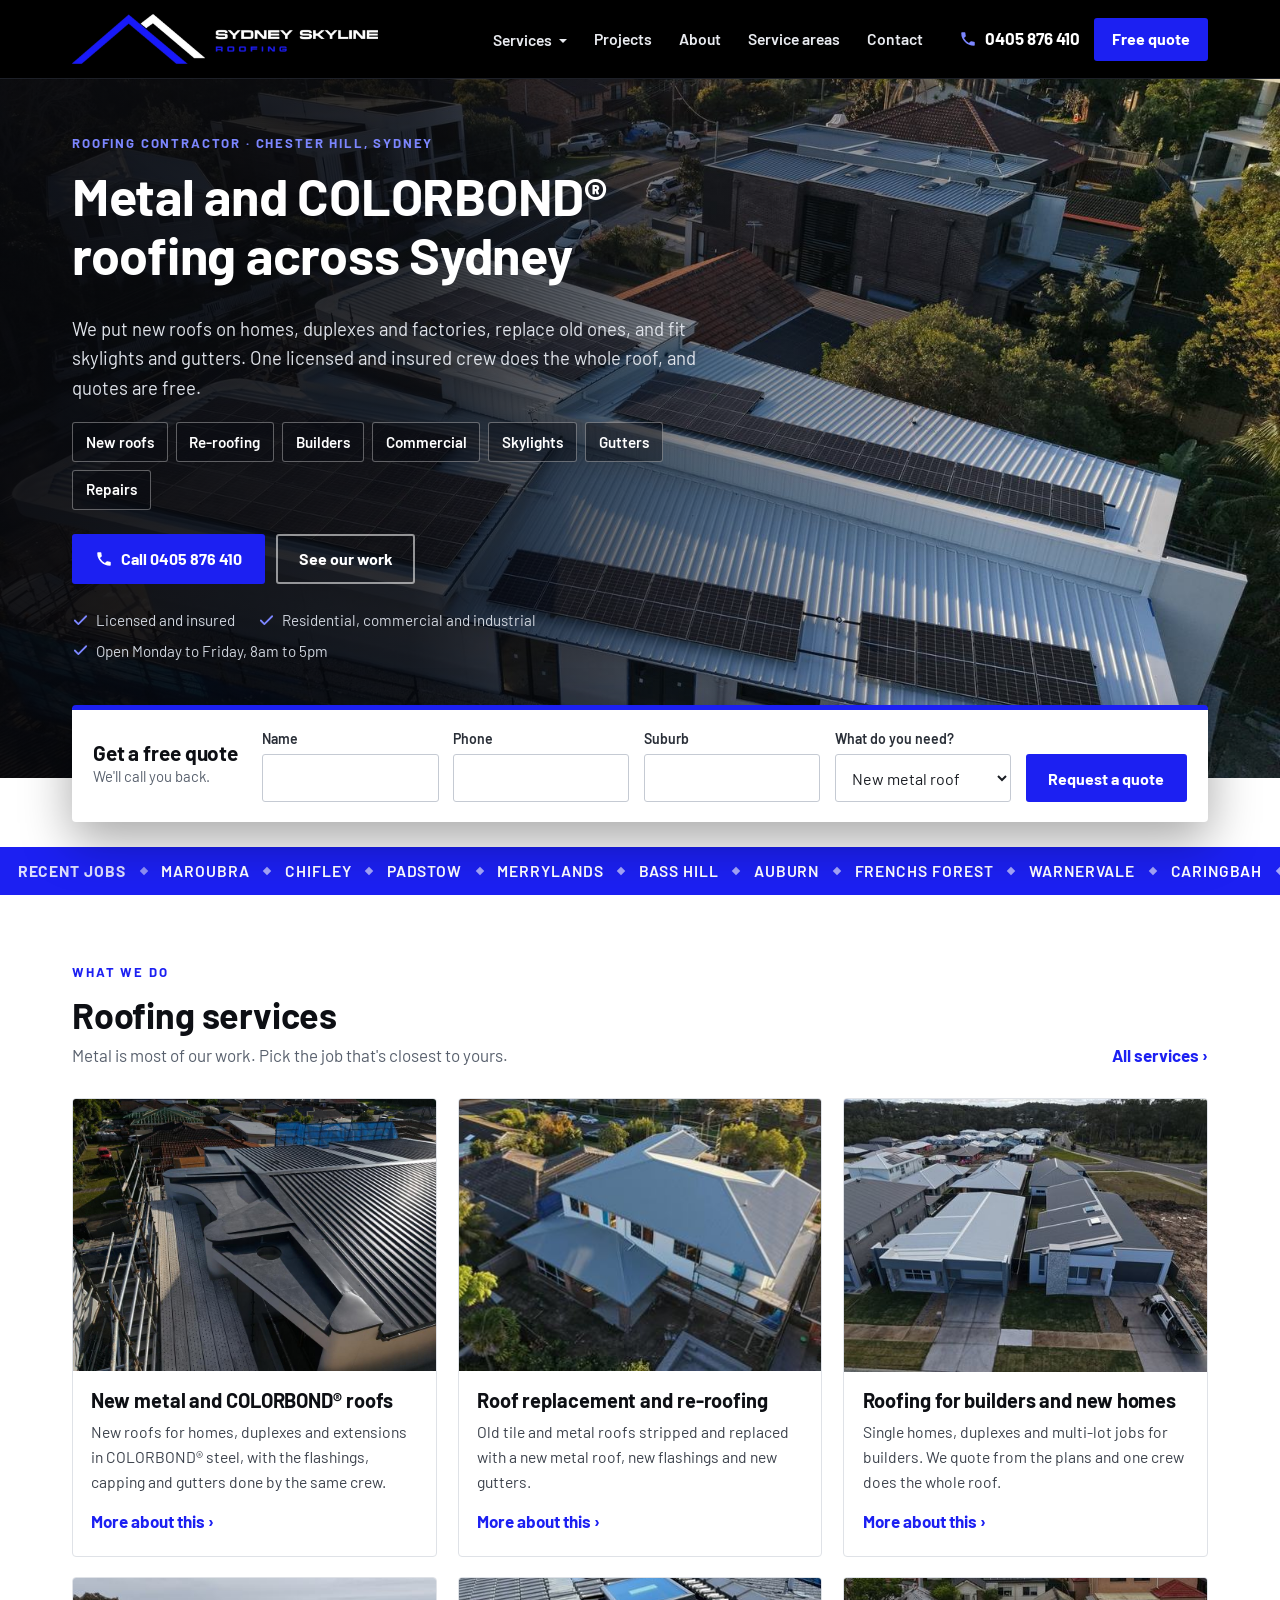
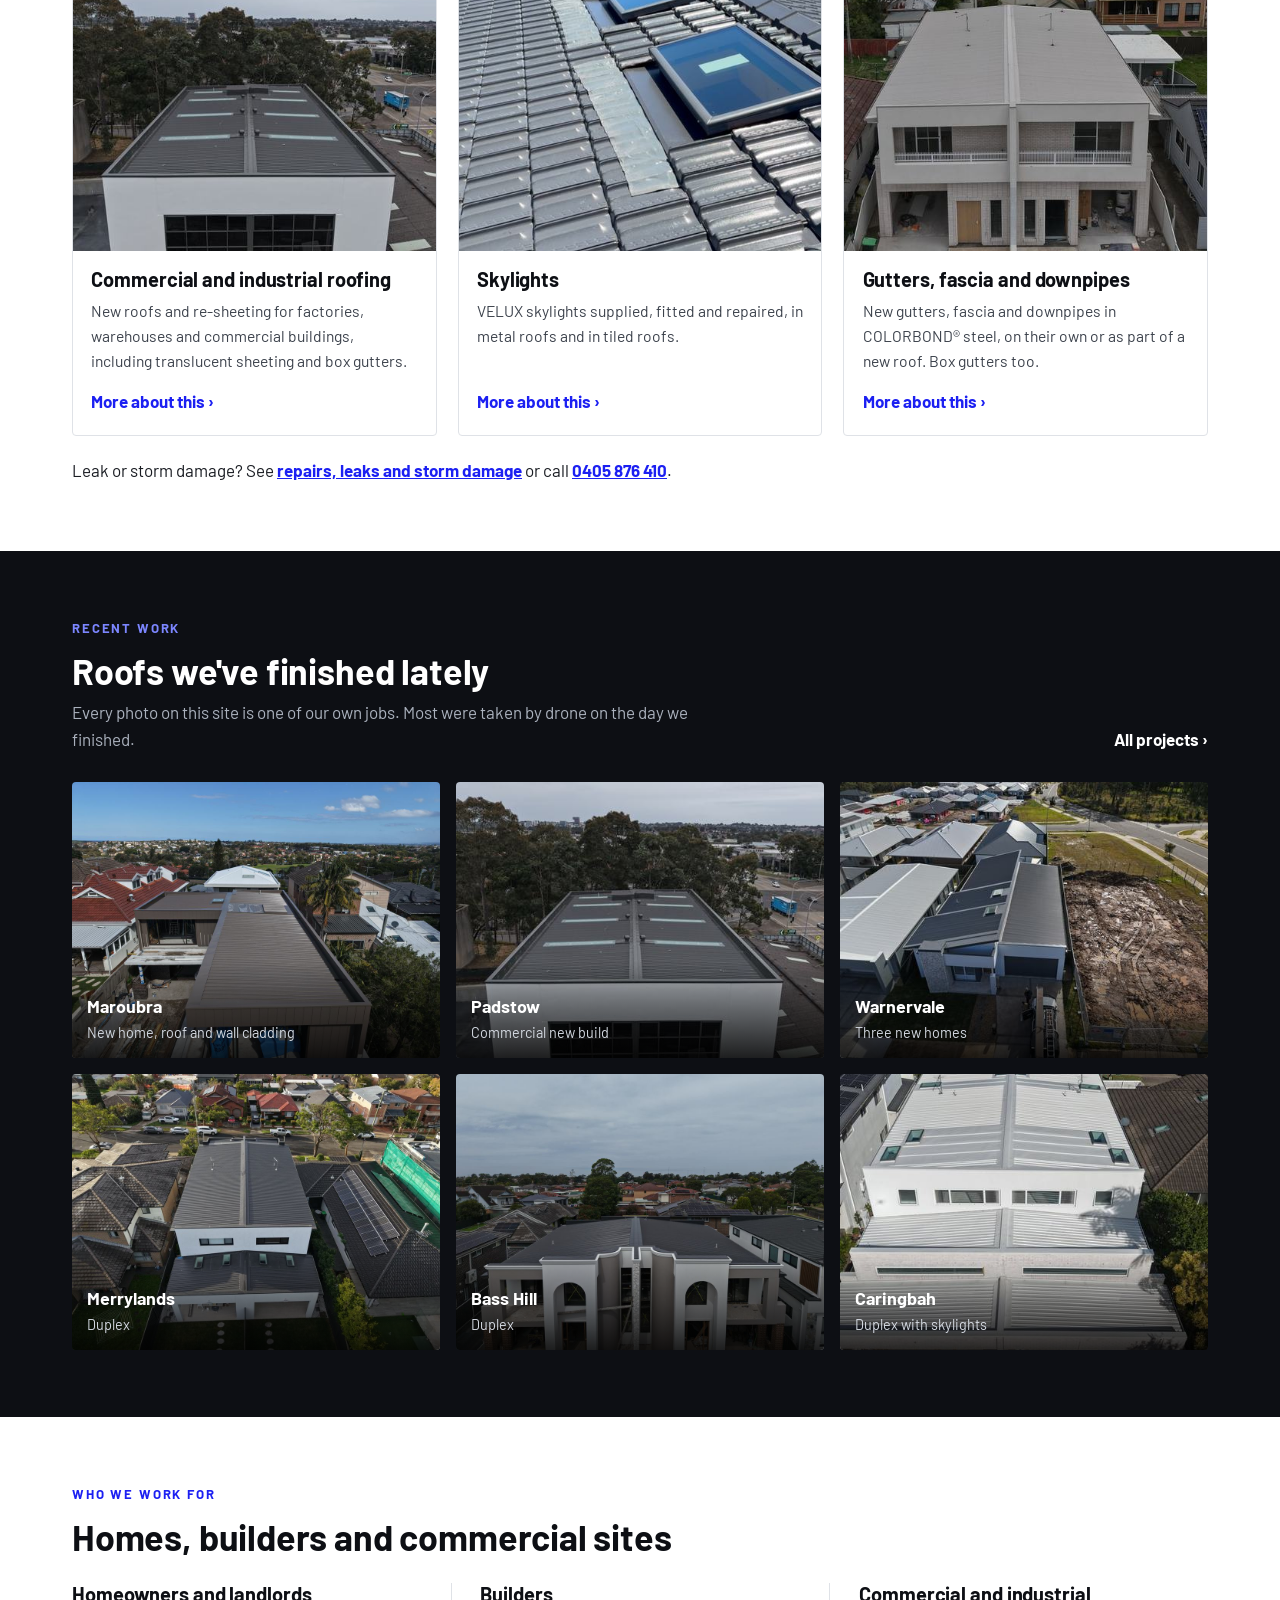
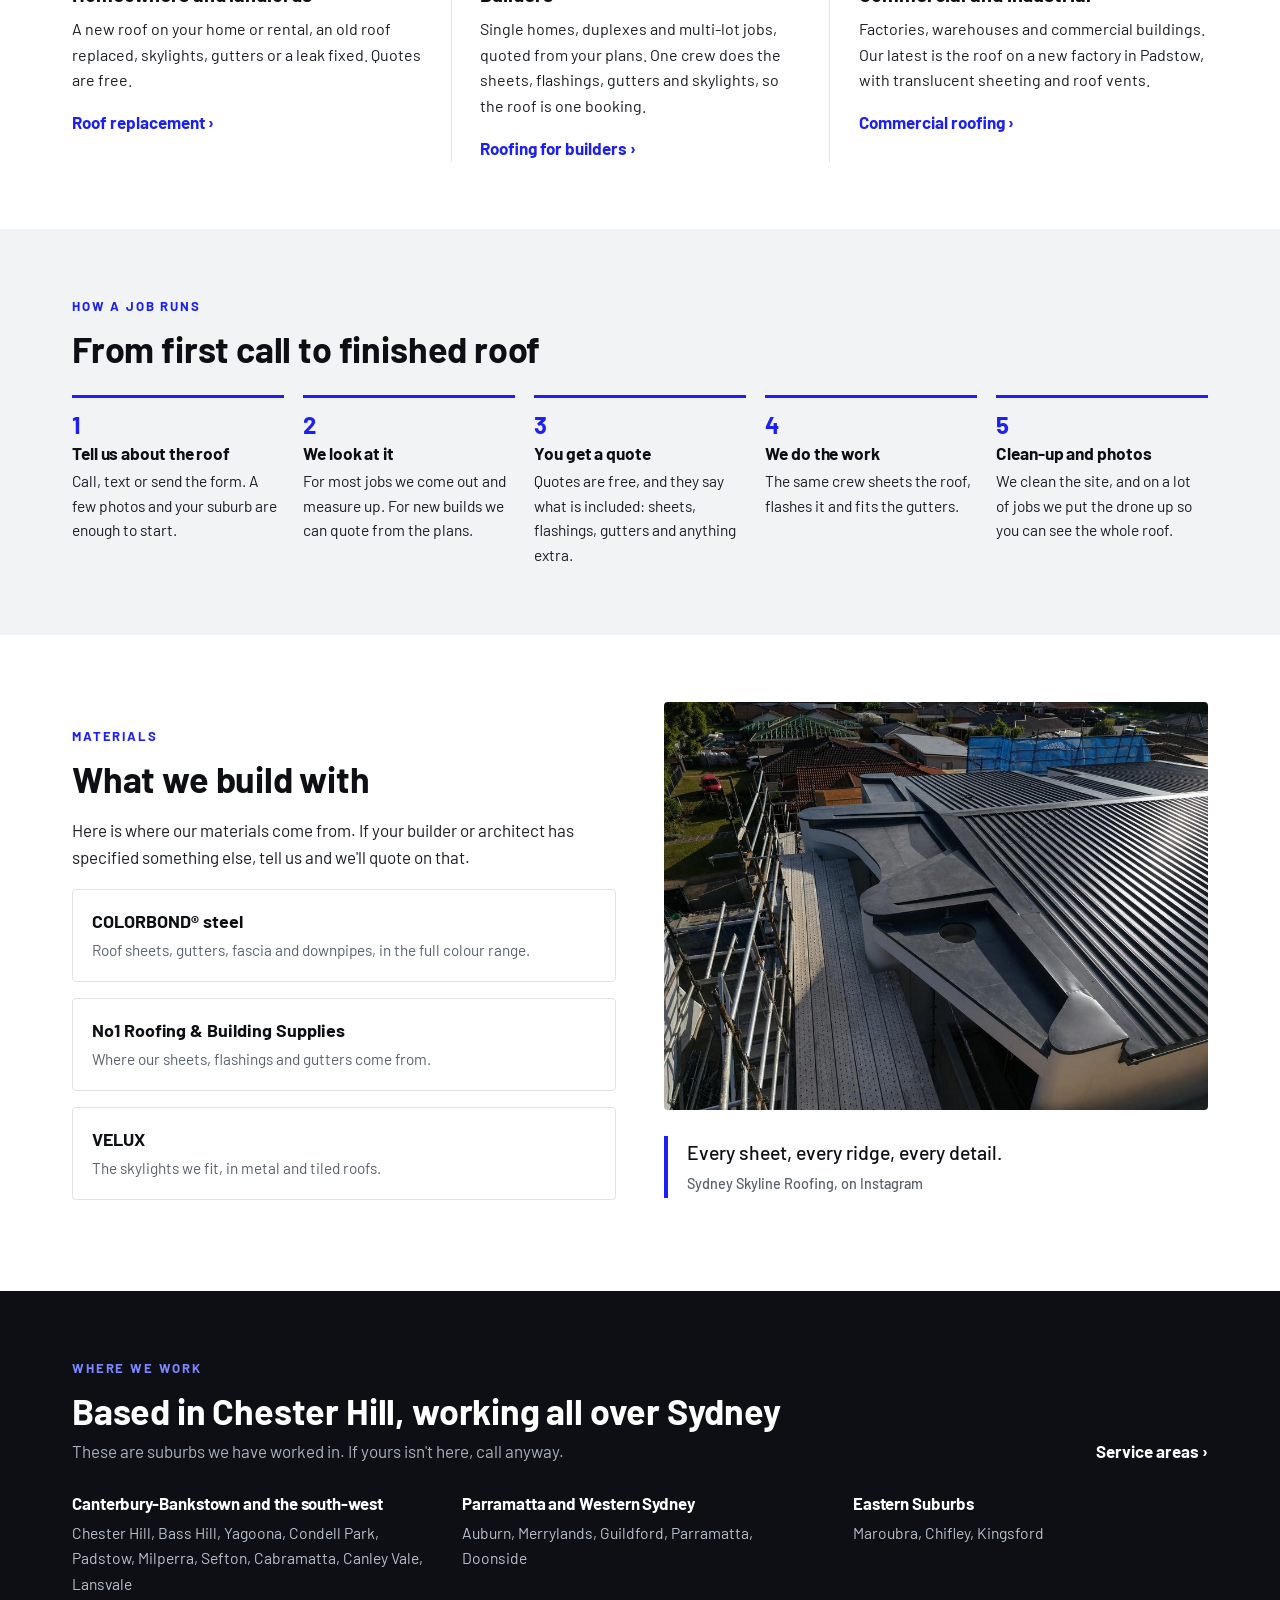
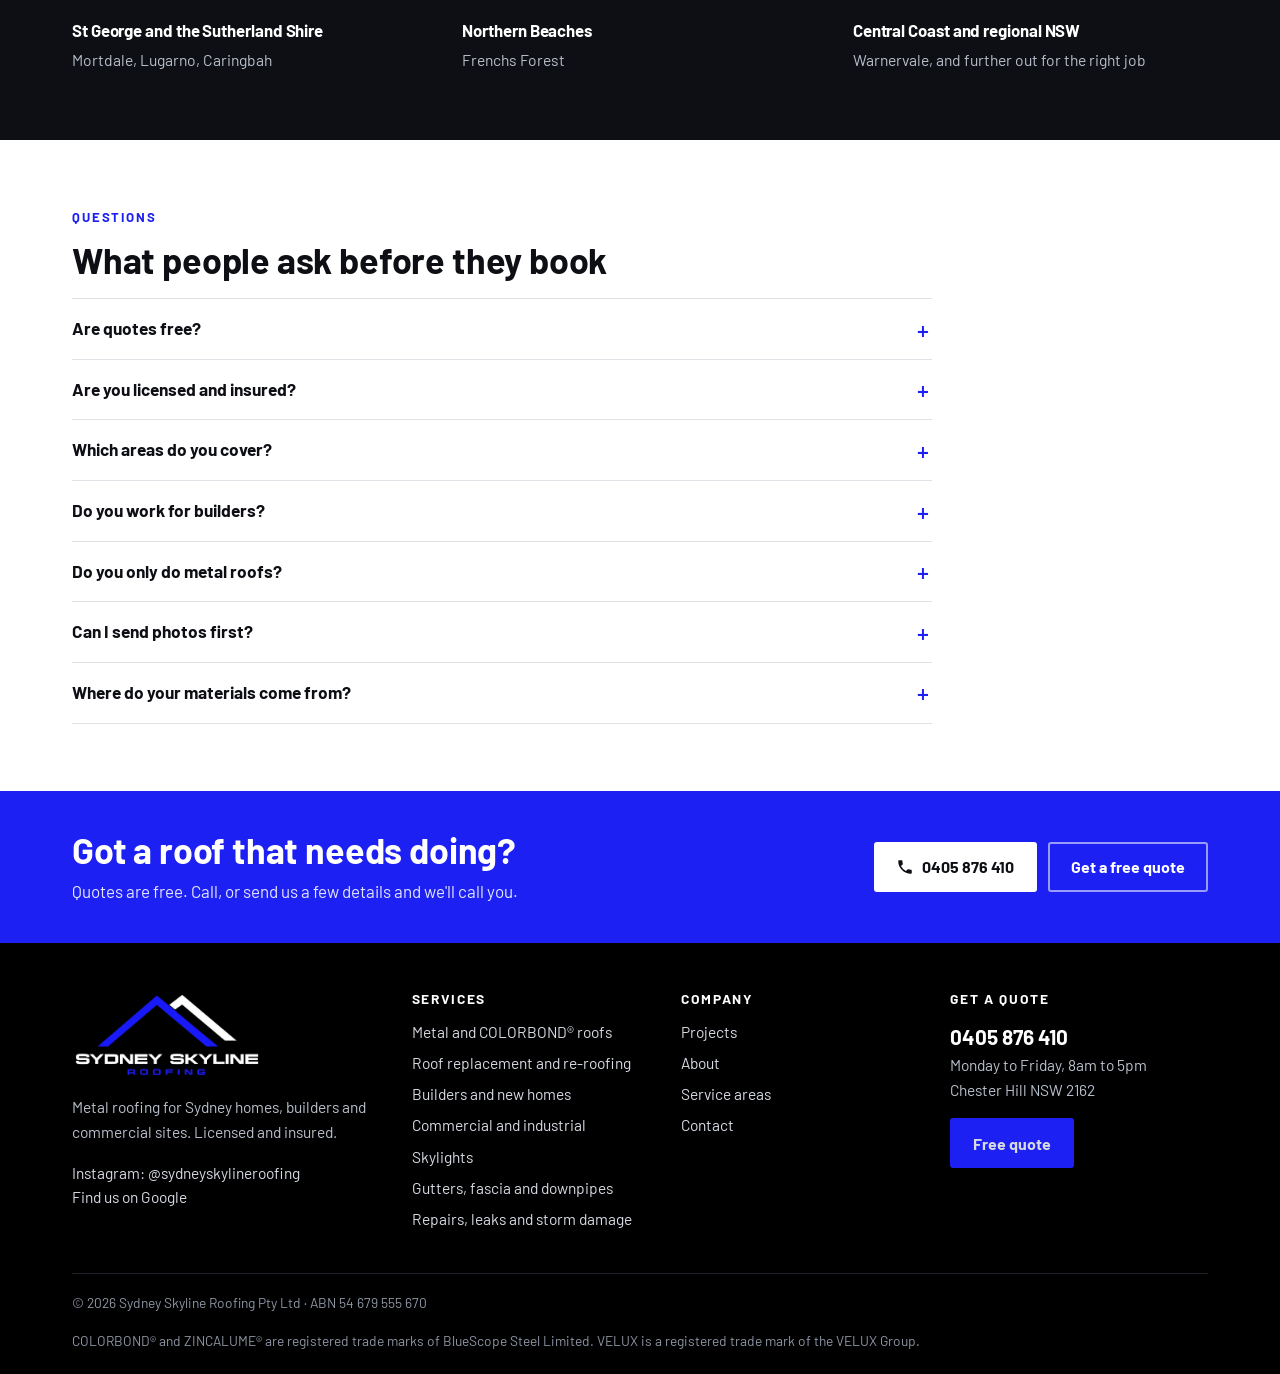
<file: index.html>
<!doctype html>
<html lang="en-AU">
<head>
<meta charset="utf-8">
<meta name="viewport" content="width=device-width, initial-scale=1">
<title>Sydney Skyline Roofing | Metal and COLORBOND Roofing Sydney</title>
<meta name="description" content="Licensed and insured roofing contractor in Chester Hill. New metal and COLORBOND roofs, roof replacement, commercial roofing, skylights and gutters across Sydney. Free quotes: 0405 876 410.">

<meta property="og:type" content="website">
<meta property="og:site_name" content="Sydney Skyline Roofing">
<meta property="og:title" content="Sydney Skyline Roofing | Metal and COLORBOND Roofing Sydney">
<meta property="og:description" content="Licensed and insured roofing contractor in Chester Hill. New metal and COLORBOND roofs, roof replacement, commercial roofing, skylights and gutters across Sydney. Free quotes: 0405 876 410.">
<meta property="og:locale" content="en_AU">

<meta name="robots" content="noindex, nofollow">
<meta name="theme-color" content="#000000">
<meta name="format-detection" content="telephone=no">
<link rel="icon" href="img/favicon.png" type="image/png">
<link rel="apple-touch-icon" href="img/apple-touch-icon.png">
<link rel="preconnect" href="https://fonts.googleapis.com">
<link rel="preconnect" href="https://fonts.gstatic.com" crossorigin>
<link href="https://fonts.googleapis.com/css2?family=Barlow:wght@400;500;600;700&display=swap" rel="stylesheet">
<link rel="stylesheet" href="css/style.css">
<script type="application/ld+json">{"@context": "https://schema.org", "@type": "RoofingContractor", "name": "Sydney Skyline Roofing", "legalName": "Sydney Skyline Roofing Pty Ltd", "telephone": "+61405876410", "taxID": "ABN 54 679 555 670", "address": {"@type": "PostalAddress", "addressLocality": "Chester Hill", "addressRegion": "NSW", "postalCode": "2162", "addressCountry": "AU"}, "areaServed": [{"@type": "City", "name": "Sydney"}, {"@type": "AdministrativeArea", "name": "New South Wales"}], "openingHoursSpecification": [{"@type": "OpeningHoursSpecification", "dayOfWeek": ["Monday", "Tuesday", "Wednesday", "Thursday", "Friday"], "opens": "08:00", "closes": "17:00"}], "sameAs": ["https://www.instagram.com/sydneyskylineroofing/"], "priceRange": "$$"}</script><script type="application/ld+json">{"@context": "https://schema.org", "@type": "FAQPage", "mainEntity": [{"@type": "Question", "name": "Are quotes free?", "acceptedAnswer": {"@type": "Answer", "text": "Yes. Call, text or send the form and we'll quote the job at no cost."}}, {"@type": "Question", "name": "Are you licensed and insured?", "acceptedAnswer": {"@type": "Answer", "text": "Yes. Sydney Skyline Roofing Pty Ltd is licensed and insured, and our ABN is 54 679 555 670."}}, {"@type": "Question", "name": "Which areas do you cover?", "acceptedAnswer": {"@type": "Answer", "text": "All of Sydney. We are based in Chester Hill and our recent jobs run from the Eastern Suburbs to the Shire and Western Sydney. We have also worked on the Central Coast and we take on jobs in regional NSW."}}, {"@type": "Question", "name": "Do you work for builders?", "acceptedAnswer": {"@type": "Answer", "text": "Yes. We roof single homes, duplexes and multi-lot jobs for builders, and we can quote from the plans."}}, {"@type": "Question", "name": "Do you only do metal roofs?", "acceptedAnswer": {"@type": "Answer", "text": "Metal is most of our work. We also fit skylights in tiled roofs."}}, {"@type": "Question", "name": "Can I send photos first?", "acceptedAnswer": {"@type": "Answer", "text": "Yes. Text photos of the roof and your suburb to 0405 876 410. Often we can tell you what we are looking at before we come out."}}, {"@type": "Question", "name": "Where do your materials come from?", "acceptedAnswer": {"@type": "Answer", "text": "Our sheets, flashings and gutters come from No1 Roofing & Building Supplies, our roofs are COLORBOND steel, and our skylights are VELUX."}}]}</script>
</head>
<body>
<a class="skip" href="#main">Skip to content</a>
<header class="site-header"><div class="wrap">
  <a class="brand" href="index.html" aria-label="Sydney Skyline Roofing home"><img src="img/logo.png" width="306" height="50" alt="Sydney Skyline Roofing"></a>
  <nav class="nav" id="nav" aria-label="Main"><div class="has-sub"><a href="services.html">Services</a><div class="sub"><a href="metal-roofing.html">Metal and COLORBOND&reg; roofs</a><a href="roof-replacement.html">Roof replacement and re-roofing</a><a href="new-builds.html">Builders and new homes</a><a href="commercial-roofing.html">Commercial and industrial</a><a href="skylights.html">Skylights</a><a href="gutters-fascia-downpipes.html">Gutters, fascia and downpipes</a><a href="roof-repairs.html">Repairs, leaks and storm damage</a></div></div><a href="projects.html">Projects</a><a href="about.html">About</a><a href="service-areas.html">Service areas</a><a href="contact.html">Contact</a></nav>
  <div class="header-cta">
    <a class="header-phone" href="tel:+61405876410" aria-label="Call 0405 876 410"><svg viewBox="0 0 24 24" fill="currentColor" aria-hidden="true"><path d="M6.62 10.79a15.05 15.05 0 0 0 6.59 6.59l2.2-2.2a1 1 0 0 1 1.02-.24c1.12.37 2.33.57 3.57.57a1 1 0 0 1 1 1V20a1 1 0 0 1-1 1A17 17 0 0 1 3 4a1 1 0 0 1 1-1h3.5a1 1 0 0 1 1 1c0 1.25.2 2.45.57 3.57a1 1 0 0 1-.25 1.02l-2.2 2.2z"/></svg><span>0405 876 410</span></a>
    <a class="btn btn-blue" href="contact.html#quote">Free quote</a>
    <button class="menu-btn" type="button" aria-controls="nav" aria-expanded="false" aria-label="Menu"><svg viewBox="0 0 24 24" fill="none" stroke="currentColor" stroke-width="2" stroke-linecap="round" aria-hidden="true"><path d="M3 6h18M3 12h18M3 18h18"/></svg></button>
  </div>
</div></header>
<main id="main">

<section class="hero">
  <div class="hero-bg"><img src="img/chifley-1-1600.jpg" srcset="img/chifley-1-960.jpg 960w, img/chifley-1-1600.jpg 1600w, img/chifley-1-2400.jpg 2400w" sizes="100vw" width="1600" height="1200" alt="A metal roof by Sydney Skyline Roofing, photographed by drone" fetchpriority="high"></div>
  <div class="wrap">
    <div>
      <span class="label">Roofing contractor &middot; Chester Hill, Sydney</span>
      <h1>Metal and COLORBOND&reg; roofing across Sydney</h1>
      <p class="hero-sub">We put new roofs on homes, duplexes and factories, replace old ones, and fit skylights and gutters. One licensed and insured crew does the whole roof, and quotes are free.</p>
      <ul class="chips" aria-label="Services"><li><a href="metal-roofing.html">New roofs</a></li><li><a href="roof-replacement.html">Re-roofing</a></li><li><a href="new-builds.html">Builders</a></li><li><a href="commercial-roofing.html">Commercial</a></li><li><a href="skylights.html">Skylights</a></li><li><a href="gutters-fascia-downpipes.html">Gutters</a></li><li><a href="roof-repairs.html">Repairs</a></li></ul>
      <div class="hero-ctas">
        <a class="btn btn-blue" href="tel:+61405876410"><svg viewBox="0 0 24 24" fill="currentColor" aria-hidden="true"><path d="M6.62 10.79a15.05 15.05 0 0 0 6.59 6.59l2.2-2.2a1 1 0 0 1 1.02-.24c1.12.37 2.33.57 3.57.57a1 1 0 0 1 1 1V20a1 1 0 0 1-1 1A17 17 0 0 1 3 4a1 1 0 0 1 1-1h3.5a1 1 0 0 1 1 1c0 1.25.2 2.45.57 3.57a1 1 0 0 1-.25 1.02l-2.2 2.2z"/></svg> Call 0405 876 410</a>
        <a class="btn btn-line" href="projects.html">See our work</a>
      </div>
      <ul class="hero-facts">
        <li><svg viewBox="0 0 24 24" fill="none" stroke="currentColor" stroke-width="2.5" stroke-linecap="round" stroke-linejoin="round" aria-hidden="true"><path d="M20 6 9 17l-5-5"/></svg> Licensed and insured</li>
        <li><svg viewBox="0 0 24 24" fill="none" stroke="currentColor" stroke-width="2.5" stroke-linecap="round" stroke-linejoin="round" aria-hidden="true"><path d="M20 6 9 17l-5-5"/></svg> Residential, commercial and industrial</li>
        <li><svg viewBox="0 0 24 24" fill="none" stroke="currentColor" stroke-width="2.5" stroke-linecap="round" stroke-linejoin="round" aria-hidden="true"><path d="M20 6 9 17l-5-5"/></svg> Open Monday to Friday, 8am to 5pm</li>
      </ul>
    </div>
  </div>
</section>
<div class="quote-bar-wrap"><div class="wrap">
<div class="quote-card bar" id="quote">
  <form class="quote">
    <div class="bar-title"><h2>Get a free quote</h2><p>We'll call you back.</p></div>
    <div class="field"><label for="b-name">Name</label><input id="b-name" name="name" autocomplete="name" required></div>
    <div class="field"><label for="b-phone">Phone</label><input id="b-phone" name="phone" type="tel" autocomplete="tel" inputmode="tel" required></div>
    <div class="field"><label for="b-suburb">Suburb</label><input id="b-suburb" name="suburb" autocomplete="address-level2" required></div>
    <div class="field"><label for="b-job">What do you need?</label><select id="b-job" name="job"><option>New metal roof</option><option>Roof replacement</option><option>Builder or new home</option><option>Commercial or industrial</option><option>Skylights</option><option>Gutters, fascia or downpipes</option><option>Repair or leak</option><option>Something else</option></select></div>
    <input type="text" name="company" tabindex="-1" autocomplete="off" aria-hidden="true" style="position:absolute;left:-9999px">
    <button class="btn btn-blue" type="submit">Request a quote</button>
  </form>
  <div class="form-done" aria-live="polite">
    <h3 tabindex="-1"></h3>
    <p class="msg"></p>
    <pre></pre>
    <div class="row"><a class="btn btn-blue sms" href="#">Send as a text message</a><a class="btn btn-ink" href="tel:+61405876410">Call 0405 876 410</a></div>
  </div>
</div></div></div>

<div class="strip" aria-label="Suburbs we have worked in recently">
  <div class="strip-track"><ul><li class="strip-lead">Recent jobs</li><li>Maroubra</li><li>Chifley</li><li>Padstow</li><li>Merrylands</li><li>Bass Hill</li><li>Auburn</li><li>Frenchs Forest</li><li>Warnervale</li><li>Caringbah</li><li>Chester Hill</li><li>Condell Park</li><li>Yagoona</li><li>Kingsford</li><li>Doonside</li><li>Guildford</li><li>Mortdale</li><li>Lugarno</li><li>Milperra</li></ul><ul aria-hidden="true"><li class="strip-lead">Recent jobs</li><li>Maroubra</li><li>Chifley</li><li>Padstow</li><li>Merrylands</li><li>Bass Hill</li><li>Auburn</li><li>Frenchs Forest</li><li>Warnervale</li><li>Caringbah</li><li>Chester Hill</li><li>Condell Park</li><li>Yagoona</li><li>Kingsford</li><li>Doonside</li><li>Guildford</li><li>Mortdale</li><li>Lugarno</li><li>Milperra</li></ul></div>
</div>

<section class="section" id="services"><div class="wrap">
  <div class="section-head"><div><span class="label">What we do</span><h2>Roofing services</h2>
    <p>Metal is most of our work. Pick the job that's closest to yours.</p></div>
    <a class="more" href="services.html">All services &rsaquo;</a></div>
  <div class="cards"><a class="card" href="metal-roofing.html"><div class="ph"><img src="img/capping-960.jpg" srcset="img/capping-480.jpg 480w, img/capping-960.jpg 960w, img/capping-1448.jpg 1448w" sizes="(max-width:520px) 100vw, (max-width:1060px) 50vw, 380px" width="960" height="720" alt="New metal and COLORBOND roofs" loading="lazy" decoding="async"></div>
<div class="body"><h3>New metal and COLORBOND&reg; roofs</h3><p>New roofs for homes, duplexes and extensions in COLORBOND&reg; steel, with the flashings, capping and gutters done by the same crew.</p><span class="go">More about this &rsaquo;</span></div></a><a class="card" href="roof-replacement.html"><div class="ph"><img src="img/frenchs-1-960.jpg" srcset="img/frenchs-1-480.jpg 480w, img/frenchs-1-960.jpg 960w, img/frenchs-1-1080.jpg 1080w" sizes="(max-width:520px) 100vw, (max-width:1060px) 50vw, 380px" width="960" height="541" alt="Roof replacement and re-roofing" loading="lazy" decoding="async"></div>
<div class="body"><h3>Roof replacement and re-roofing</h3><p>Old tile and metal roofs stripped and replaced with a new metal roof, new flashings and new gutters.</p><span class="go">More about this &rsaquo;</span></div></a><a class="card" href="new-builds.html"><div class="ph"><img src="img/warnervale-3-960.jpg" srcset="img/warnervale-3-480.jpg 480w, img/warnervale-3-960.jpg 960w, img/warnervale-3-1080.jpg 1080w" sizes="(max-width:520px) 100vw, (max-width:1060px) 50vw, 380px" width="960" height="720" alt="Roofing for builders and new homes" loading="lazy" decoding="async"></div>
<div class="body"><h3>Roofing for builders and new homes</h3><p>Single homes, duplexes and multi-lot jobs for builders. We quote from the plans and one crew does the whole roof.</p><span class="go">More about this &rsaquo;</span></div></a><a class="card" href="commercial-roofing.html"><div class="ph"><img src="img/padstow-1-960.jpg" srcset="img/padstow-1-480.jpg 480w, img/padstow-1-960.jpg 960w, img/padstow-1-1600.jpg 1600w" sizes="(max-width:520px) 100vw, (max-width:1060px) 50vw, 380px" width="960" height="720" alt="Commercial and industrial roofing" loading="lazy" decoding="async"></div>
<div class="body"><h3>Commercial and industrial roofing</h3><p>New roofs and re-sheeting for factories, warehouses and commercial buildings, including translucent sheeting and box gutters.</p><span class="go">More about this &rsaquo;</span></div></a><a class="card" href="skylights.html"><div class="ph"><img src="img/kingsford-1-960.jpg" srcset="img/kingsford-1-480.jpg 480w, img/kingsford-1-960.jpg 960w, img/kingsford-1-1290.jpg 1290w" sizes="(max-width:520px) 100vw, (max-width:1060px) 50vw, 380px" width="960" height="1707" alt="Skylights" loading="lazy" decoding="async"></div>
<div class="body"><h3>Skylights</h3><p>VELUX skylights supplied, fitted and repaired, in metal roofs and in tiled roofs.</p><span class="go">More about this &rsaquo;</span></div></a><a class="card" href="gutters-fascia-downpipes.html"><div class="ph"><img src="img/chesterhill-1-960.jpg" srcset="img/chesterhill-1-480.jpg 480w, img/chesterhill-1-960.jpg 960w, img/chesterhill-1-1080.jpg 1080w" sizes="(max-width:520px) 100vw, (max-width:1060px) 50vw, 380px" width="960" height="720" alt="Gutters, fascia and downpipes" loading="lazy" decoding="async"></div>
<div class="body"><h3>Gutters, fascia and downpipes</h3><p>New gutters, fascia and downpipes in COLORBOND&reg; steel, on their own or as part of a new roof. Box gutters too.</p><span class="go">More about this &rsaquo;</span></div></a></div>
  <p style="margin:1.3rem 0 0">Leak or storm damage? See <a href="roof-repairs.html"><b>repairs, leaks and storm damage</b></a> or call <a href="tel:+61405876410"><b>0405 876 410</b></a>.</p>
</div></section>

<section class="section dark" id="work"><div class="wrap">
  <div class="section-head"><div><span class="label">Recent work</span><h2>Roofs we've finished lately</h2>
    <p>Every photo on this site is one of our own jobs. Most were taken by drone on the day we finished.</p></div>
    <a class="more" href="projects.html" style="color:#fff">All projects &rsaquo;</a></div>
  <div class="tiles"><a class="tile" href="projects.html#maroubra"><img src="img/maroubra-1-1600.jpg" srcset="img/maroubra-1-960.jpg 960w, img/maroubra-1-1600.jpg 1600w, img/maroubra-1-2400.jpg 2400w" sizes="(max-width:520px) 100vw, (max-width:1060px) 50vw, 380px" width="1600" height="1200" alt="Maroubra: roof and cladding, looking to the coast" loading="lazy" decoding="async"><span class="cap"><strong>Maroubra</strong><span>New home, roof and wall cladding</span></span></a><a class="tile" href="projects.html#padstow"><img src="img/padstow-1-960.jpg" srcset="img/padstow-1-480.jpg 480w, img/padstow-1-960.jpg 960w, img/padstow-1-1600.jpg 1600w" sizes="(max-width:520px) 100vw, (max-width:1060px) 50vw, 380px" width="960" height="720" alt="Padstow: new factory roof" loading="lazy" decoding="async"><span class="cap"><strong>Padstow</strong><span>Commercial new build</span></span></a><a class="tile" href="projects.html#warnervale"><img src="img/warnervale-1-960.jpg" srcset="img/warnervale-1-480.jpg 480w, img/warnervale-1-960.jpg 960w, img/warnervale-1-1600.jpg 1600w" sizes="(max-width:520px) 100vw, (max-width:1060px) 50vw, 380px" width="960" height="720" alt="Warnervale: one of three new homes" loading="lazy" decoding="async"><span class="cap"><strong>Warnervale</strong><span>Three new homes</span></span></a><a class="tile" href="projects.html#merrylands"><img src="img/merrylands-1-1600.jpg" srcset="img/merrylands-1-960.jpg 960w, img/merrylands-1-1600.jpg 1600w, img/merrylands-1-2400.jpg 2400w" sizes="(max-width:520px) 100vw, (max-width:1060px) 50vw, 380px" width="1600" height="1197" alt="Merrylands: duplex from the rear" loading="lazy" decoding="async"><span class="cap"><strong>Merrylands</strong><span>Duplex</span></span></a><a class="tile" href="projects.html#bass-hill"><img src="img/basshill-1-1600.jpg" srcset="img/basshill-1-960.jpg 960w, img/basshill-1-1600.jpg 1600w, img/basshill-1-2400.jpg 2400w" sizes="(max-width:520px) 100vw, (max-width:1060px) 50vw, 380px" width="1600" height="1200" alt="Bass Hill: duplex from the front" loading="lazy" decoding="async"><span class="cap"><strong>Bass Hill</strong><span>Duplex</span></span></a><a class="tile" href="projects.html#caringbah"><img src="img/caringbah-1-960.jpg" srcset="img/caringbah-1-480.jpg 480w, img/caringbah-1-960.jpg 960w, img/caringbah-1-1080.jpg 1080w" sizes="(max-width:520px) 100vw, (max-width:1060px) 50vw, 380px" width="960" height="1280" alt="Caringbah: both homes from the front" loading="lazy" decoding="async"><span class="cap"><strong>Caringbah</strong><span>Duplex with skylights</span></span></a></div>
</div></section>

<section class="section"><div class="wrap">
  <span class="label">Who we work for</span><h2>Homes, builders and commercial sites</h2>
  <div class="cols" style="margin-top:1.6rem">
    <div><h3>Homeowners and landlords</h3><p>A new roof on your home or rental, an old roof replaced, skylights, gutters or a leak fixed. Quotes are free.</p><a class="more" href="roof-replacement.html">Roof replacement &rsaquo;</a></div>
    <div><h3>Builders</h3><p>Single homes, duplexes and multi-lot jobs, quoted from your plans. One crew does the sheets, flashings, gutters and skylights, so the roof is one booking.</p><a class="more" href="new-builds.html">Roofing for builders &rsaquo;</a></div>
    <div><h3>Commercial and industrial</h3><p>Factories, warehouses and commercial buildings. Our latest is the roof on a new factory in Padstow, with translucent sheeting and roof vents.</p><a class="more" href="commercial-roofing.html">Commercial roofing &rsaquo;</a></div>
  </div>
</div></section>

<section class="section steel"><div class="wrap">
  <span class="label">How a job runs</span><h2>From first call to finished roof</h2>
  <ol class="steps" style="margin-top:1.6rem">
    <li><h3>Tell us about the roof</h3><p>Call, text or send the form. A few photos and your suburb are enough to start.</p></li>
    <li><h3>We look at it</h3><p>For most jobs we come out and measure up. For new builds we can quote from the plans.</p></li>
    <li><h3>You get a quote</h3><p>Quotes are free, and they say what is included: sheets, flashings, gutters and anything extra.</p></li>
    <li><h3>We do the work</h3><p>The same crew sheets the roof, flashes it and fits the gutters.</p></li>
    <li><h3>Clean-up and photos</h3><p>We clean the site, and on a lot of jobs we put the drone up so you can see the whole roof.</p></li>
  </ol>
</div></section>

<section class="section"><div class="wrap split">
  <div>
    <span class="label">Materials</span><h2>What we build with</h2>
    <p>Here is where our materials come from. If your builder or architect has specified something else, tell us and we'll quote on that.</p>
    <div class="suppliers" style="grid-template-columns:1fr">
      <div class="supplier"><strong>COLORBOND&reg; steel</strong><span>Roof sheets, gutters, fascia and downpipes, in the full colour range.</span></div>
      <div class="supplier"><strong>No1 Roofing &amp; Building Supplies</strong><span>Where our sheets, flashings and gutters come from.</span></div>
      <div class="supplier"><strong>VELUX</strong><span>The skylights we fit, in metal and tiled roofs.</span></div>
    </div>
  </div>
  <div>
    <div class="photo"><img src="img/capping-960.jpg" srcset="img/capping-480.jpg 480w, img/capping-960.jpg 960w, img/capping-1448.jpg 1448w" sizes="(max-width:760px) 100vw, 560px" width="960" height="720" alt="Capping being fitted on a standing seam metal roof" loading="lazy" decoding="async"></div>
    <blockquote class="said">Every sheet, every ridge, every detail.<cite>Sydney Skyline Roofing, on Instagram</cite></blockquote>
  </div>
</div></section>

<section class="section dark" id="areas"><div class="wrap">
  <div class="section-head"><div><span class="label">Where we work</span><h2>Based in Chester Hill, working all over Sydney</h2>
    <p>These are suburbs we have worked in. If yours isn't here, call anyway.</p></div>
    <a class="more" href="service-areas.html" style="color:#fff">Service areas &rsaquo;</a></div>
  <div class="areas"><div><h3>Canterbury-Bankstown and the south-west</h3><p>Chester Hill, Bass Hill, Yagoona, Condell Park, Padstow, Milperra, Sefton, Cabramatta, Canley Vale, Lansvale</p></div><div><h3>Parramatta and Western Sydney</h3><p>Auburn, Merrylands, Guildford, Parramatta, Doonside</p></div><div><h3>Eastern Suburbs</h3><p>Maroubra, Chifley, Kingsford</p></div><div><h3>St George and the Sutherland Shire</h3><p>Mortdale, Lugarno, Caringbah</p></div><div><h3>Northern Beaches</h3><p>Frenchs Forest</p></div><div><h3>Central Coast and regional NSW</h3><p>Warnervale, and further out for the right job</p></div></div>
</div></section>

<section class="section" id="faq"><div class="wrap">
  <span class="label">Questions</span><h2>What people ask before they book</h2>
  <div class="faq"><details><summary>Are quotes free?</summary><p>Yes. Call, text or send the form and we'll quote the job at no cost.</p></details><details><summary>Are you licensed and insured?</summary><p>Yes. Sydney Skyline Roofing Pty Ltd is licensed and insured, and our ABN is 54 679 555 670.</p></details><details><summary>Which areas do you cover?</summary><p>All of Sydney. We are based in Chester Hill and our recent jobs run from the Eastern Suburbs to the Shire and Western Sydney. We have also worked on the Central Coast and we take on jobs in regional NSW.</p></details><details><summary>Do you work for builders?</summary><p>Yes. We roof single homes, duplexes and multi-lot jobs for builders, and we can quote from the plans.</p></details><details><summary>Do you only do metal roofs?</summary><p>Metal is most of our work. We also fit skylights in tiled roofs.</p></details><details><summary>Can I send photos first?</summary><p>Yes. Text photos of the roof and your suburb to 0405 876 410. Often we can tell you what we are looking at before we come out.</p></details><details><summary>Where do your materials come from?</summary><p>Our sheets, flashings and gutters come from No1 Roofing &amp; Building Supplies, our roofs are COLORBOND&reg; steel, and our skylights are VELUX.</p></details></div>
</div></section>

<section class="cta-band"><div class="wrap">
  <div><h2>Got a roof that needs doing?</h2><p>Quotes are free. Call, or send us a few details and we'll call you.</p></div>
  <div class="row"><a class="btn btn-white" href="tel:+61405876410"><svg viewBox="0 0 24 24" fill="currentColor" aria-hidden="true"><path d="M6.62 10.79a15.05 15.05 0 0 0 6.59 6.59l2.2-2.2a1 1 0 0 1 1.02-.24c1.12.37 2.33.57 3.57.57a1 1 0 0 1 1 1V20a1 1 0 0 1-1 1A17 17 0 0 1 3 4a1 1 0 0 1 1-1h3.5a1 1 0 0 1 1 1c0 1.25.2 2.45.57 3.57a1 1 0 0 1-.25 1.02l-2.2 2.2z"/></svg> 0405 876 410</a><a class="btn btn-line" href="contact.html#quote">Get a free quote</a></div>
</div></section>

</main>
<footer class="site-footer"><div class="wrap">
  <div class="foot">
    <div>
      <img class="flogo" src="img/logo-stacked.png" width="190" height="88" alt="Sydney Skyline Roofing" loading="lazy">
      <p>Metal roofing for Sydney homes, builders and commercial sites. Licensed and insured.</p>
      <p><a href="https://www.instagram.com/sydneyskylineroofing/" rel="noopener" target="_blank">Instagram: @sydneyskylineroofing</a><br><a href="https://www.google.com/maps/search/?api=1&query=Sydney+Skyline+Roofing+Chester+Hill+NSW" rel="noopener" target="_blank">Find us on Google</a></p>
    </div>
    <div><h4>Services</h4><ul><li><a href="metal-roofing.html">Metal and COLORBOND&reg; roofs</a></li><li><a href="roof-replacement.html">Roof replacement and re-roofing</a></li><li><a href="new-builds.html">Builders and new homes</a></li><li><a href="commercial-roofing.html">Commercial and industrial</a></li><li><a href="skylights.html">Skylights</a></li><li><a href="gutters-fascia-downpipes.html">Gutters, fascia and downpipes</a></li><li><a href="roof-repairs.html">Repairs, leaks and storm damage</a></li></ul></div>
    <div><h4>Company</h4><ul>
      <li><a href="projects.html">Projects</a></li><li><a href="about.html">About</a></li>
      <li><a href="service-areas.html">Service areas</a></li><li><a href="contact.html">Contact</a></li></ul></div>
    <div><h4>Get a quote</h4>
      <p><a class="fphone" href="tel:+61405876410">0405 876 410</a><br>Monday to Friday, 8am to 5pm<br>Chester Hill NSW 2162</p>
      <p><a class="btn btn-blue" href="contact.html#quote">Free quote</a></p></div>
  </div>
  <div class="legal"><span>&copy; 2026 Sydney Skyline Roofing Pty Ltd &middot; ABN 54 679 555 670</span><span>COLORBOND&reg; and ZINCALUME&reg; are registered trade marks of BlueScope Steel Limited. VELUX is a registered trade mark of the VELUX Group.</span></div>
</div></footer>
<div class="callbar"><a href="tel:+61405876410"><svg viewBox="0 0 24 24" fill="currentColor" aria-hidden="true"><path d="M6.62 10.79a15.05 15.05 0 0 0 6.59 6.59l2.2-2.2a1 1 0 0 1 1.02-.24c1.12.37 2.33.57 3.57.57a1 1 0 0 1 1 1V20a1 1 0 0 1-1 1A17 17 0 0 1 3 4a1 1 0 0 1 1-1h3.5a1 1 0 0 1 1 1c0 1.25.2 2.45.57 3.57a1 1 0 0 1-.25 1.02l-2.2 2.2z"/></svg> Call now</a><a class="q" href="contact.html#quote"><svg viewBox="0 0 24 24" fill="none" stroke="currentColor" stroke-width="2" stroke-linecap="round" stroke-linejoin="round" aria-hidden="true"><path d="M14 3H6a2 2 0 0 0-2 2v14a2 2 0 0 0 2 2h12a2 2 0 0 0 2-2V9z"/><path d="M14 3v6h6M8 13h8M8 17h5"/></svg> Free quote</a></div>
<script src="js/main.js" defer></script>
</body>
</html>
</file>
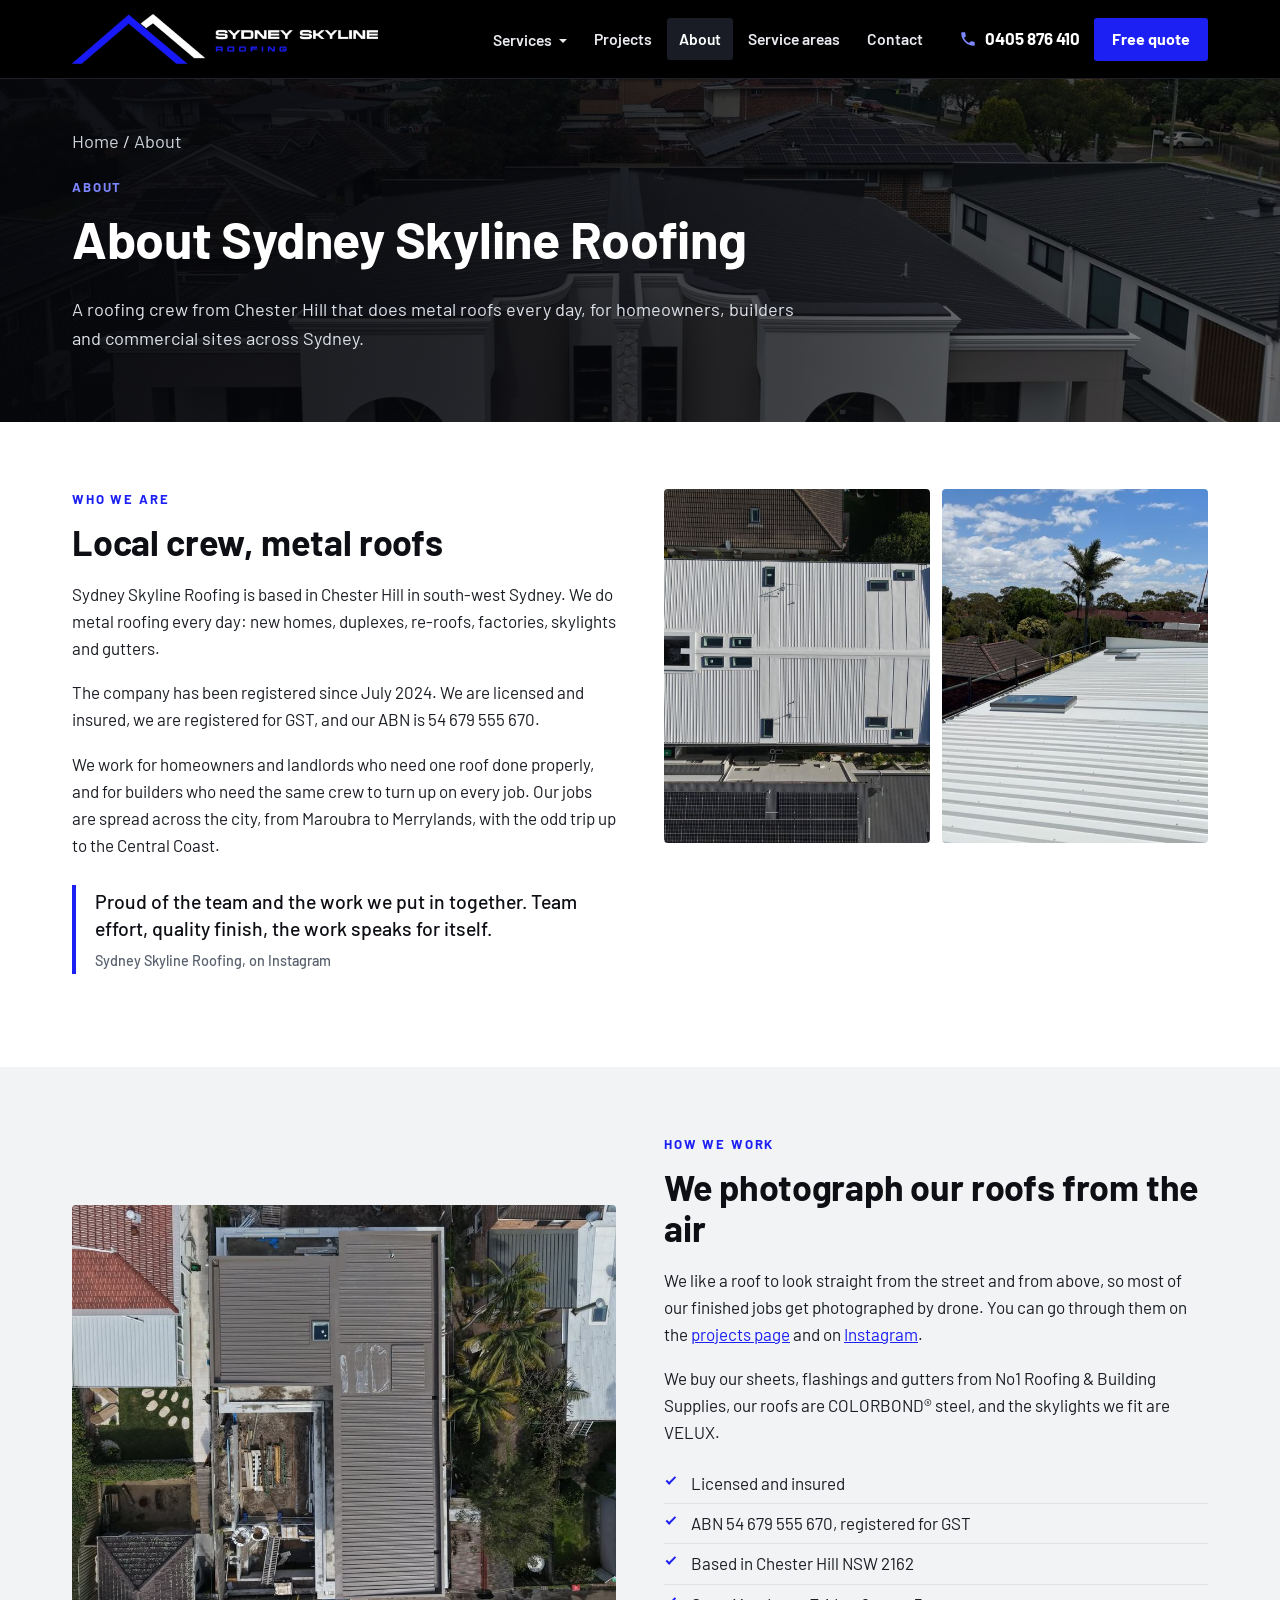
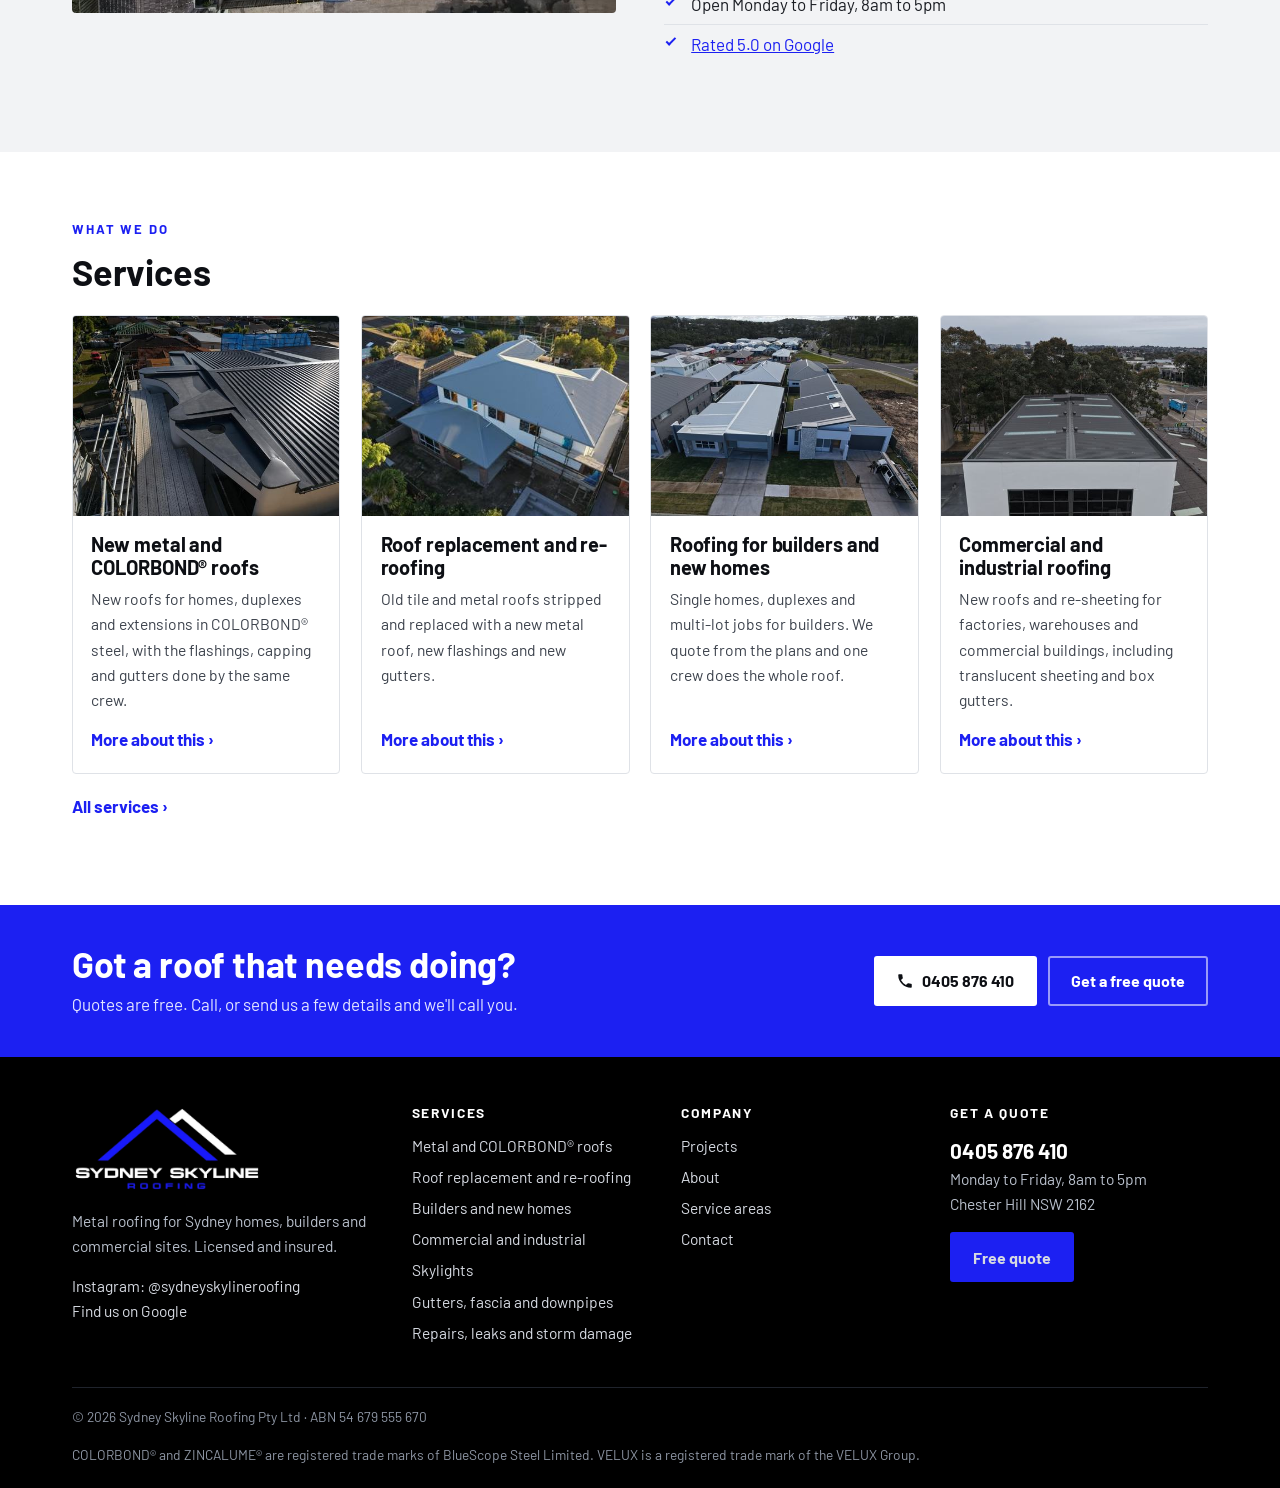
<file: about.html>
<!doctype html>
<html lang="en-AU">
<head>
<meta charset="utf-8">
<meta name="viewport" content="width=device-width, initial-scale=1">
<title>About | Sydney Skyline Roofing</title>
<meta name="description" content="Sydney Skyline Roofing is a licensed and insured roofing contractor based in Chester Hill, doing metal roofs for homeowners, builders and commercial sites across Sydney.">

<meta property="og:type" content="website">
<meta property="og:site_name" content="Sydney Skyline Roofing">
<meta property="og:title" content="About | Sydney Skyline Roofing">
<meta property="og:description" content="Sydney Skyline Roofing is a licensed and insured roofing contractor based in Chester Hill, doing metal roofs for homeowners, builders and commercial sites across Sydney.">
<meta property="og:locale" content="en_AU">

<meta name="robots" content="noindex, nofollow">
<meta name="theme-color" content="#000000">
<meta name="format-detection" content="telephone=no">
<link rel="icon" href="img/favicon.png" type="image/png">
<link rel="apple-touch-icon" href="img/apple-touch-icon.png">
<link rel="preconnect" href="https://fonts.googleapis.com">
<link rel="preconnect" href="https://fonts.gstatic.com" crossorigin>
<link href="https://fonts.googleapis.com/css2?family=Barlow:wght@400;500;600;700&display=swap" rel="stylesheet">
<link rel="stylesheet" href="css/style.css">
<script type="application/ld+json">{"@context": "https://schema.org", "@type": "RoofingContractor", "name": "Sydney Skyline Roofing", "legalName": "Sydney Skyline Roofing Pty Ltd", "telephone": "+61405876410", "taxID": "ABN 54 679 555 670", "address": {"@type": "PostalAddress", "addressLocality": "Chester Hill", "addressRegion": "NSW", "postalCode": "2162", "addressCountry": "AU"}, "areaServed": [{"@type": "City", "name": "Sydney"}, {"@type": "AdministrativeArea", "name": "New South Wales"}], "openingHoursSpecification": [{"@type": "OpeningHoursSpecification", "dayOfWeek": ["Monday", "Tuesday", "Wednesday", "Thursday", "Friday"], "opens": "08:00", "closes": "17:00"}], "sameAs": ["https://www.instagram.com/sydneyskylineroofing/"], "priceRange": "$$"}</script>
</head>
<body>
<a class="skip" href="#main">Skip to content</a>
<header class="site-header"><div class="wrap">
  <a class="brand" href="index.html" aria-label="Sydney Skyline Roofing home"><img src="img/logo.png" width="306" height="50" alt="Sydney Skyline Roofing"></a>
  <nav class="nav" id="nav" aria-label="Main"><div class="has-sub"><a href="services.html">Services</a><div class="sub"><a href="metal-roofing.html">Metal and COLORBOND&reg; roofs</a><a href="roof-replacement.html">Roof replacement and re-roofing</a><a href="new-builds.html">Builders and new homes</a><a href="commercial-roofing.html">Commercial and industrial</a><a href="skylights.html">Skylights</a><a href="gutters-fascia-downpipes.html">Gutters, fascia and downpipes</a><a href="roof-repairs.html">Repairs, leaks and storm damage</a></div></div><a href="projects.html">Projects</a><a href="about.html" aria-current="page">About</a><a href="service-areas.html">Service areas</a><a href="contact.html">Contact</a></nav>
  <div class="header-cta">
    <a class="header-phone" href="tel:+61405876410" aria-label="Call 0405 876 410"><svg viewBox="0 0 24 24" fill="currentColor" aria-hidden="true"><path d="M6.62 10.79a15.05 15.05 0 0 0 6.59 6.59l2.2-2.2a1 1 0 0 1 1.02-.24c1.12.37 2.33.57 3.57.57a1 1 0 0 1 1 1V20a1 1 0 0 1-1 1A17 17 0 0 1 3 4a1 1 0 0 1 1-1h3.5a1 1 0 0 1 1 1c0 1.25.2 2.45.57 3.57a1 1 0 0 1-.25 1.02l-2.2 2.2z"/></svg><span>0405 876 410</span></a>
    <a class="btn btn-blue" href="contact.html#quote">Free quote</a>
    <button class="menu-btn" type="button" aria-controls="nav" aria-expanded="false" aria-label="Menu"><svg viewBox="0 0 24 24" fill="none" stroke="currentColor" stroke-width="2" stroke-linecap="round" aria-hidden="true"><path d="M3 6h18M3 12h18M3 18h18"/></svg></button>
  </div>
</div></header>
<main id="main">

<section class="page-head">
  <div class="hero-bg"><img src="img/basshill-1-1600.jpg" srcset="img/basshill-1-960.jpg 960w, img/basshill-1-1600.jpg 1600w, img/basshill-1-2400.jpg 2400w" sizes="100vw" width="1600" height="1200" alt="" fetchpriority="high"></div>
  <div class="wrap"><p class="crumbs"><a href="index.html">Home</a> / <a href="about.html">About</a></p><span class="label">About</span><h1>About Sydney Skyline Roofing</h1><p>A roofing crew from Chester Hill that does metal roofs every day, for homeowners, builders and commercial sites across Sydney.</p></div>
</section>
<section class="section"><div class="wrap split top">
  <div>
    <span class="label">Who we are</span><h2>Local crew, metal roofs</h2>
    <p>Sydney Skyline Roofing is based in Chester Hill in south-west Sydney. We do metal roofing every day: new homes, duplexes, re-roofs, factories, skylights and gutters.</p>
    <p>The company has been registered since July 2024. We are licensed and insured, we are registered for GST, and our ABN is 54 679 555 670.</p>
    <p>We work for homeowners and landlords who need one roof done properly, and for builders who need the same crew to turn up on every job. Our jobs are spread across the city, from Maroubra to Merrylands, with the odd trip up to the Central Coast.</p>
    <blockquote class="said">Proud of the team and the work we put in together. Team effort, quality finish, the work speaks for itself.<cite>Sydney Skyline Roofing, on Instagram</cite></blockquote>
  </div>
  <div class="photo-pair"><img src="img/caringbah-2-960.jpg" srcset="img/caringbah-2-480.jpg 480w, img/caringbah-2-960.jpg 960w, img/caringbah-2-1080.jpg 1080w" sizes="(max-width:760px) 50vw, 280px" width="960" height="1280" alt="Skylights in a white metal roof in Caringbah, from above" loading="lazy" decoding="async"><img src="img/skylights-white-960.jpg" srcset="img/skylights-white-480.jpg 480w, img/skylights-white-960.jpg 960w, img/skylights-white-1290.jpg 1290w" sizes="(max-width:760px) 50vw, 280px" width="960" height="1707" alt="A skylight in a white metal roof" loading="lazy" decoding="async"></div>
</div></section>

<section class="section steel"><div class="wrap split">
  <div class="photo"><img src="img/maroubra-2-960.jpg" srcset="img/maroubra-2-480.jpg 480w, img/maroubra-2-960.jpg 960w, img/maroubra-2-1080.jpg 1080w" sizes="(max-width:760px) 100vw, 560px" width="960" height="720" alt="A finished roof in Maroubra photographed from directly above" loading="lazy" decoding="async"></div>
  <div>
    <span class="label">How we work</span><h2>We photograph our roofs from the air</h2>
    <p>We like a roof to look straight from the street and from above, so most of our finished jobs get photographed by drone. You can go through them on the <a href="projects.html">projects page</a> and on <a href="https://www.instagram.com/sydneyskylineroofing/" rel="noopener" target="_blank">Instagram</a>.</p>
    <p>We buy our sheets, flashings and gutters from No1 Roofing &amp; Building Supplies, our roofs are COLORBOND&reg; steel, and the skylights we fit are VELUX.</p>
    <ul class="ticks">
      <li>Licensed and insured</li>
      <li>ABN 54 679 555 670, registered for GST</li>
      <li>Based in Chester Hill NSW 2162</li>
      <li>Open Monday to Friday, 8am to 5pm</li>
      <li><a href="https://www.google.com/maps/search/?api=1&query=Sydney+Skyline+Roofing+Chester+Hill+NSW" rel="noopener" target="_blank">Rated 5.0 on Google</a></li>
    </ul>
  </div>
</div></section>

<section class="section"><div class="wrap">
  <span class="label">What we do</span><h2>Services</h2>
  <div class="cards four" style="margin-top:1.4rem"><a class="card" href="metal-roofing.html"><div class="ph"><img src="img/capping-960.jpg" srcset="img/capping-480.jpg 480w, img/capping-960.jpg 960w, img/capping-1448.jpg 1448w" sizes="(max-width:520px) 100vw, (max-width:1060px) 50vw, 380px" width="960" height="720" alt="New metal and COLORBOND roofs" loading="lazy" decoding="async"></div>
<div class="body"><h3>New metal and COLORBOND&reg; roofs</h3><p>New roofs for homes, duplexes and extensions in COLORBOND&reg; steel, with the flashings, capping and gutters done by the same crew.</p><span class="go">More about this &rsaquo;</span></div></a><a class="card" href="roof-replacement.html"><div class="ph"><img src="img/frenchs-1-960.jpg" srcset="img/frenchs-1-480.jpg 480w, img/frenchs-1-960.jpg 960w, img/frenchs-1-1080.jpg 1080w" sizes="(max-width:520px) 100vw, (max-width:1060px) 50vw, 380px" width="960" height="541" alt="Roof replacement and re-roofing" loading="lazy" decoding="async"></div>
<div class="body"><h3>Roof replacement and re-roofing</h3><p>Old tile and metal roofs stripped and replaced with a new metal roof, new flashings and new gutters.</p><span class="go">More about this &rsaquo;</span></div></a><a class="card" href="new-builds.html"><div class="ph"><img src="img/warnervale-3-960.jpg" srcset="img/warnervale-3-480.jpg 480w, img/warnervale-3-960.jpg 960w, img/warnervale-3-1080.jpg 1080w" sizes="(max-width:520px) 100vw, (max-width:1060px) 50vw, 380px" width="960" height="720" alt="Roofing for builders and new homes" loading="lazy" decoding="async"></div>
<div class="body"><h3>Roofing for builders and new homes</h3><p>Single homes, duplexes and multi-lot jobs for builders. We quote from the plans and one crew does the whole roof.</p><span class="go">More about this &rsaquo;</span></div></a><a class="card" href="commercial-roofing.html"><div class="ph"><img src="img/padstow-1-960.jpg" srcset="img/padstow-1-480.jpg 480w, img/padstow-1-960.jpg 960w, img/padstow-1-1600.jpg 1600w" sizes="(max-width:520px) 100vw, (max-width:1060px) 50vw, 380px" width="960" height="720" alt="Commercial and industrial roofing" loading="lazy" decoding="async"></div>
<div class="body"><h3>Commercial and industrial roofing</h3><p>New roofs and re-sheeting for factories, warehouses and commercial buildings, including translucent sheeting and box gutters.</p><span class="go">More about this &rsaquo;</span></div></a></div>
  <p style="margin-top:1.2rem"><a class="more" href="services.html">All services &rsaquo;</a></p>
</div></section>

<section class="cta-band"><div class="wrap">
  <div><h2>Got a roof that needs doing?</h2><p>Quotes are free. Call, or send us a few details and we'll call you.</p></div>
  <div class="row"><a class="btn btn-white" href="tel:+61405876410"><svg viewBox="0 0 24 24" fill="currentColor" aria-hidden="true"><path d="M6.62 10.79a15.05 15.05 0 0 0 6.59 6.59l2.2-2.2a1 1 0 0 1 1.02-.24c1.12.37 2.33.57 3.57.57a1 1 0 0 1 1 1V20a1 1 0 0 1-1 1A17 17 0 0 1 3 4a1 1 0 0 1 1-1h3.5a1 1 0 0 1 1 1c0 1.25.2 2.45.57 3.57a1 1 0 0 1-.25 1.02l-2.2 2.2z"/></svg> 0405 876 410</a><a class="btn btn-line" href="contact.html#quote">Get a free quote</a></div>
</div></section>

</main>
<footer class="site-footer"><div class="wrap">
  <div class="foot">
    <div>
      <img class="flogo" src="img/logo-stacked.png" width="190" height="88" alt="Sydney Skyline Roofing" loading="lazy">
      <p>Metal roofing for Sydney homes, builders and commercial sites. Licensed and insured.</p>
      <p><a href="https://www.instagram.com/sydneyskylineroofing/" rel="noopener" target="_blank">Instagram: @sydneyskylineroofing</a><br><a href="https://www.google.com/maps/search/?api=1&query=Sydney+Skyline+Roofing+Chester+Hill+NSW" rel="noopener" target="_blank">Find us on Google</a></p>
    </div>
    <div><h4>Services</h4><ul><li><a href="metal-roofing.html">Metal and COLORBOND&reg; roofs</a></li><li><a href="roof-replacement.html">Roof replacement and re-roofing</a></li><li><a href="new-builds.html">Builders and new homes</a></li><li><a href="commercial-roofing.html">Commercial and industrial</a></li><li><a href="skylights.html">Skylights</a></li><li><a href="gutters-fascia-downpipes.html">Gutters, fascia and downpipes</a></li><li><a href="roof-repairs.html">Repairs, leaks and storm damage</a></li></ul></div>
    <div><h4>Company</h4><ul>
      <li><a href="projects.html">Projects</a></li><li><a href="about.html">About</a></li>
      <li><a href="service-areas.html">Service areas</a></li><li><a href="contact.html">Contact</a></li></ul></div>
    <div><h4>Get a quote</h4>
      <p><a class="fphone" href="tel:+61405876410">0405 876 410</a><br>Monday to Friday, 8am to 5pm<br>Chester Hill NSW 2162</p>
      <p><a class="btn btn-blue" href="contact.html#quote">Free quote</a></p></div>
  </div>
  <div class="legal"><span>&copy; 2026 Sydney Skyline Roofing Pty Ltd &middot; ABN 54 679 555 670</span><span>COLORBOND&reg; and ZINCALUME&reg; are registered trade marks of BlueScope Steel Limited. VELUX is a registered trade mark of the VELUX Group.</span></div>
</div></footer>
<div class="callbar"><a href="tel:+61405876410"><svg viewBox="0 0 24 24" fill="currentColor" aria-hidden="true"><path d="M6.62 10.79a15.05 15.05 0 0 0 6.59 6.59l2.2-2.2a1 1 0 0 1 1.02-.24c1.12.37 2.33.57 3.57.57a1 1 0 0 1 1 1V20a1 1 0 0 1-1 1A17 17 0 0 1 3 4a1 1 0 0 1 1-1h3.5a1 1 0 0 1 1 1c0 1.25.2 2.45.57 3.57a1 1 0 0 1-.25 1.02l-2.2 2.2z"/></svg> Call now</a><a class="q" href="contact.html#quote"><svg viewBox="0 0 24 24" fill="none" stroke="currentColor" stroke-width="2" stroke-linecap="round" stroke-linejoin="round" aria-hidden="true"><path d="M14 3H6a2 2 0 0 0-2 2v14a2 2 0 0 0 2 2h12a2 2 0 0 0 2-2V9z"/><path d="M14 3v6h6M8 13h8M8 17h5"/></svg> Free quote</a></div>
<script src="js/main.js" defer></script>
</body>
</html>
</file>
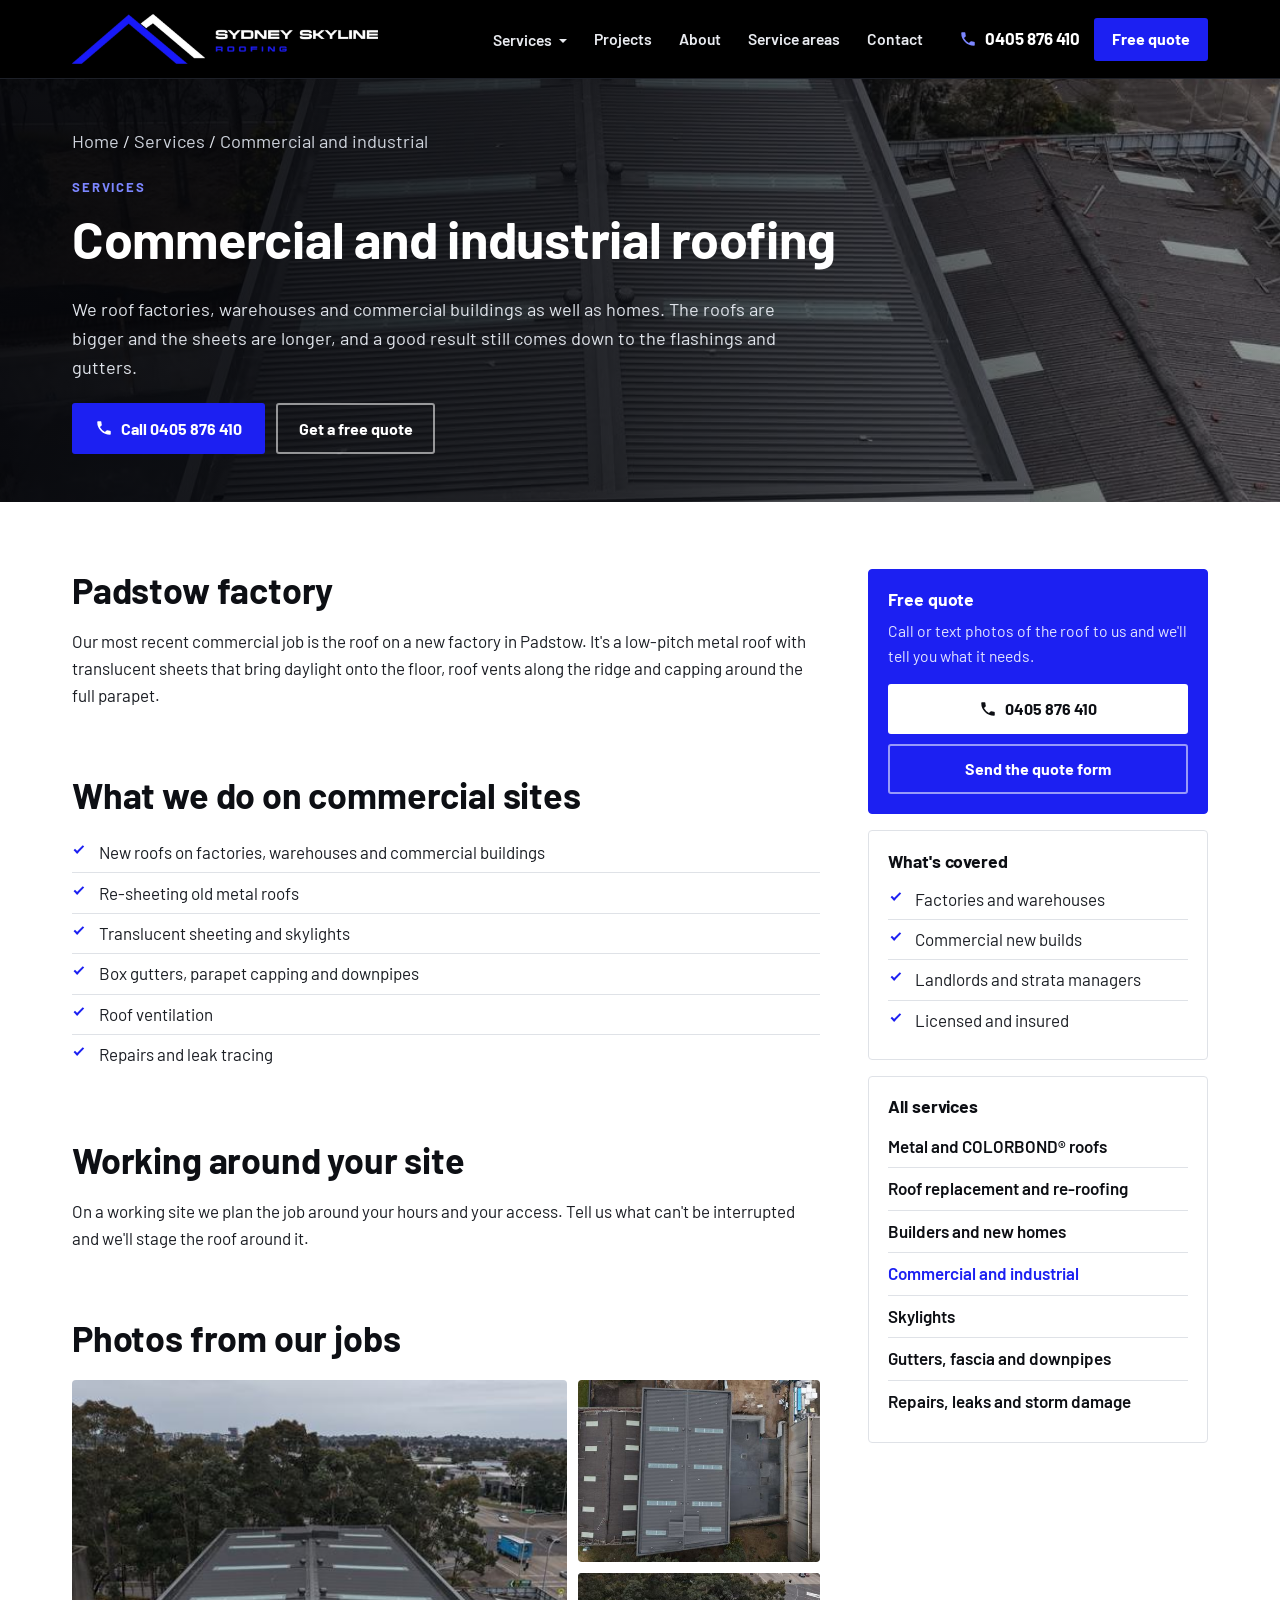
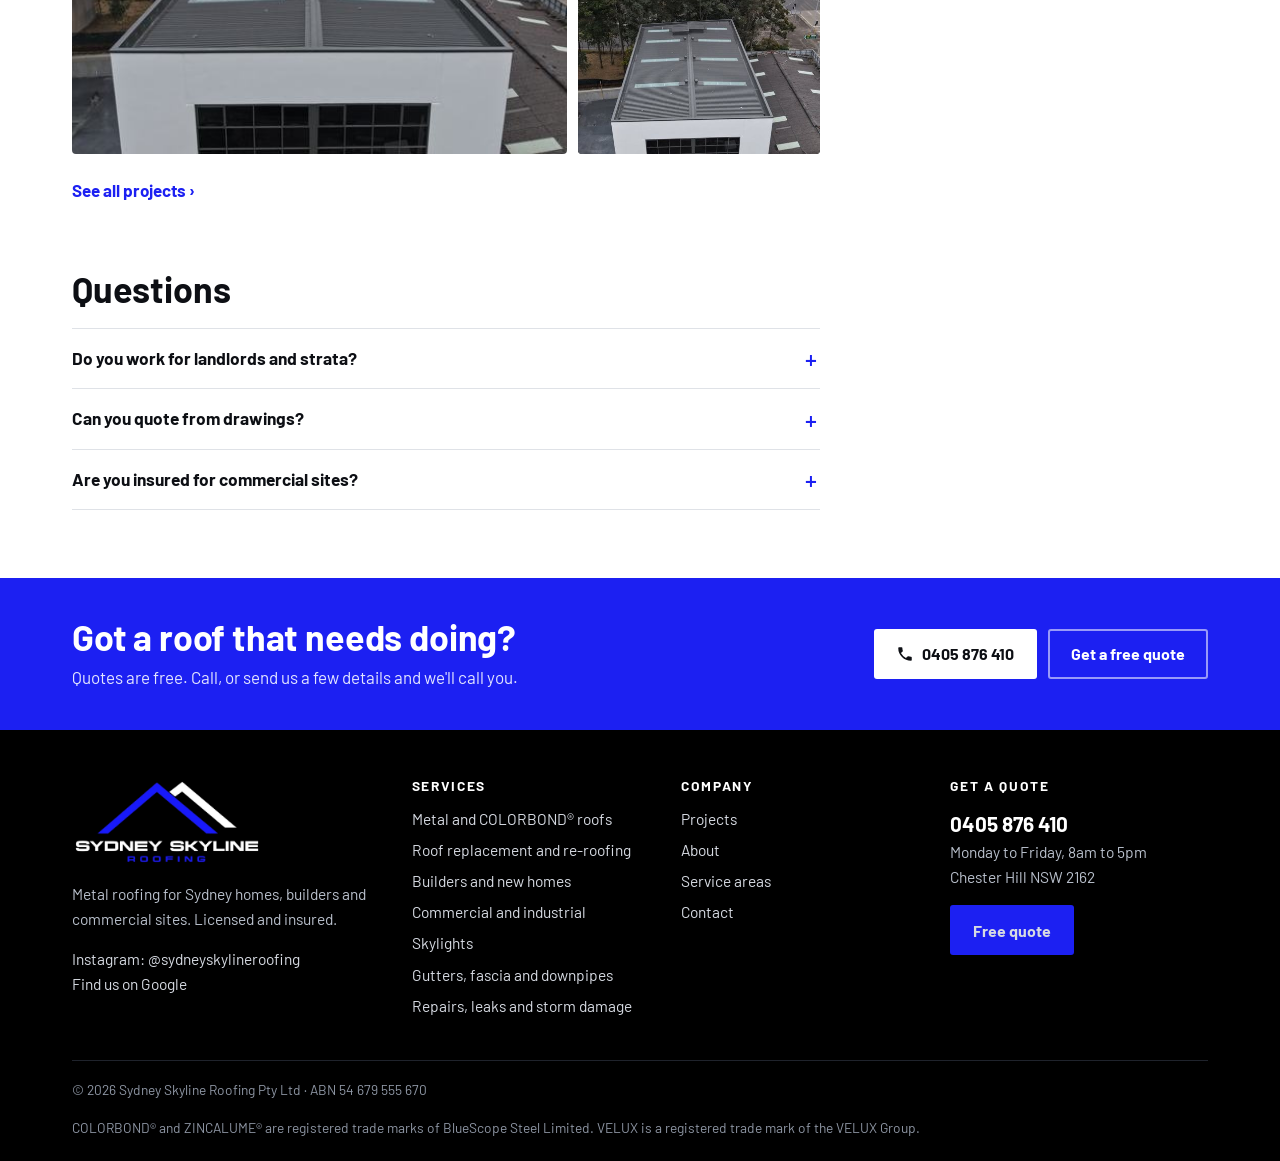
<file: commercial-roofing.html>
<!doctype html>
<html lang="en-AU">
<head>
<meta charset="utf-8">
<meta name="viewport" content="width=device-width, initial-scale=1">
<title>Commercial and Industrial Roofing Sydney | Sydney Skyline Roofing</title>
<meta name="description" content="Metal roofing for Sydney factories, warehouses and commercial buildings. New roofs, re-sheeting, translucent sheeting, box gutters and repairs. Licensed and insured.">

<meta property="og:type" content="website">
<meta property="og:site_name" content="Sydney Skyline Roofing">
<meta property="og:title" content="Commercial and Industrial Roofing Sydney | Sydney Skyline Roofing">
<meta property="og:description" content="Metal roofing for Sydney factories, warehouses and commercial buildings. New roofs, re-sheeting, translucent sheeting, box gutters and repairs. Licensed and insured.">
<meta property="og:locale" content="en_AU">

<meta name="robots" content="noindex, nofollow">
<meta name="theme-color" content="#000000">
<meta name="format-detection" content="telephone=no">
<link rel="icon" href="img/favicon.png" type="image/png">
<link rel="apple-touch-icon" href="img/apple-touch-icon.png">
<link rel="preconnect" href="https://fonts.googleapis.com">
<link rel="preconnect" href="https://fonts.gstatic.com" crossorigin>
<link href="https://fonts.googleapis.com/css2?family=Barlow:wght@400;500;600;700&display=swap" rel="stylesheet">
<link rel="stylesheet" href="css/style.css">
<script type="application/ld+json">{"@context": "https://schema.org", "@type": "Service", "name": "Commercial and industrial roofing", "serviceType": "Commercial and Industrial Roofing Sydney", "areaServed": "Sydney NSW", "provider": {"@type": "RoofingContractor", "name": "Sydney Skyline Roofing", "telephone": "+61405876410"}}</script><script type="application/ld+json">{"@context": "https://schema.org", "@type": "FAQPage", "mainEntity": [{"@type": "Question", "name": "Do you work for landlords and strata?", "acceptedAnswer": {"@type": "Answer", "text": "Yes. We do repairs, replacements and gutters for landlords and strata managers."}}, {"@type": "Question", "name": "Can you quote from drawings?", "acceptedAnswer": {"@type": "Answer", "text": "Yes. Send the roof plan and the spec and we'll price from those."}}, {"@type": "Question", "name": "Are you insured for commercial sites?", "acceptedAnswer": {"@type": "Answer", "text": "We are licensed and insured. Ask and we'll send the details with the quote."}}]}</script>
</head>
<body>
<a class="skip" href="#main">Skip to content</a>
<header class="site-header"><div class="wrap">
  <a class="brand" href="index.html" aria-label="Sydney Skyline Roofing home"><img src="img/logo.png" width="306" height="50" alt="Sydney Skyline Roofing"></a>
  <nav class="nav" id="nav" aria-label="Main"><div class="has-sub"><a href="services.html">Services</a><div class="sub"><a href="metal-roofing.html">Metal and COLORBOND&reg; roofs</a><a href="roof-replacement.html">Roof replacement and re-roofing</a><a href="new-builds.html">Builders and new homes</a><a href="commercial-roofing.html" aria-current=page>Commercial and industrial</a><a href="skylights.html">Skylights</a><a href="gutters-fascia-downpipes.html">Gutters, fascia and downpipes</a><a href="roof-repairs.html">Repairs, leaks and storm damage</a></div></div><a href="projects.html">Projects</a><a href="about.html">About</a><a href="service-areas.html">Service areas</a><a href="contact.html">Contact</a></nav>
  <div class="header-cta">
    <a class="header-phone" href="tel:+61405876410" aria-label="Call 0405 876 410"><svg viewBox="0 0 24 24" fill="currentColor" aria-hidden="true"><path d="M6.62 10.79a15.05 15.05 0 0 0 6.59 6.59l2.2-2.2a1 1 0 0 1 1.02-.24c1.12.37 2.33.57 3.57.57a1 1 0 0 1 1 1V20a1 1 0 0 1-1 1A17 17 0 0 1 3 4a1 1 0 0 1 1-1h3.5a1 1 0 0 1 1 1c0 1.25.2 2.45.57 3.57a1 1 0 0 1-.25 1.02l-2.2 2.2z"/></svg><span>0405 876 410</span></a>
    <a class="btn btn-blue" href="contact.html#quote">Free quote</a>
    <button class="menu-btn" type="button" aria-controls="nav" aria-expanded="false" aria-label="Menu"><svg viewBox="0 0 24 24" fill="none" stroke="currentColor" stroke-width="2" stroke-linecap="round" aria-hidden="true"><path d="M3 6h18M3 12h18M3 18h18"/></svg></button>
  </div>
</div></header>
<main id="main">

<section class="page-head">
  <div class="hero-bg"><img src="img/padstow-3-960.jpg" srcset="img/padstow-3-480.jpg 480w, img/padstow-3-960.jpg 960w, img/padstow-3-1080.jpg 1080w" sizes="100vw" width="960" height="720" alt="" fetchpriority="high"></div>
  <div class="wrap"><p class="crumbs"><a href="index.html">Home</a> / <a href="services.html">Services</a> / <a href="commercial-roofing.html">Commercial and industrial</a></p><span class="label">Services</span><h1>Commercial and industrial roofing</h1><p>We roof factories, warehouses and commercial buildings as well as homes. The roofs are bigger and the sheets are longer, and a good result still comes down to the flashings and gutters.</p><div class="hero-ctas"><a class="btn btn-blue" href="tel:+61405876410"><svg viewBox="0 0 24 24" fill="currentColor" aria-hidden="true"><path d="M6.62 10.79a15.05 15.05 0 0 0 6.59 6.59l2.2-2.2a1 1 0 0 1 1.02-.24c1.12.37 2.33.57 3.57.57a1 1 0 0 1 1 1V20a1 1 0 0 1-1 1A17 17 0 0 1 3 4a1 1 0 0 1 1-1h3.5a1 1 0 0 1 1 1c0 1.25.2 2.45.57 3.57a1 1 0 0 1-.25 1.02l-2.2 2.2z"/></svg> Call 0405 876 410</a><a class="btn btn-line" href="contact.html#quote">Get a free quote</a></div></div>
</section>
<section class="section"><div class="wrap svc">
  <div class="svc-main">
    
<h2>Padstow factory</h2>
<p>Our most recent commercial job is the roof on a new factory in Padstow. It's a low-pitch metal roof with translucent sheets that bring daylight onto the floor, roof vents along the ridge and capping around the full parapet.</p>
<h2>What we do on commercial sites</h2>
<ul class="ticks">
<li>New roofs on factories, warehouses and commercial buildings</li>
<li>Re-sheeting old metal roofs</li>
<li>Translucent sheeting and skylights</li>
<li>Box gutters, parapet capping and downpipes</li>
<li>Roof ventilation</li>
<li>Repairs and leak tracing</li>
</ul>
<h2>Working around your site</h2>
<p>On a working site we plan the job around your hours and your access. Tell us what can't be interrupted and we'll stage the roof around it.</p>

    <h2>Photos from our jobs</h2>
    <div class="gallery lead"><button type="button" class="big" data-full="img/padstow-1-1600.jpg" data-cap="Padstow: new factory roof" data-group="commercial-roofing" aria-label="Open photo: Padstow: new factory roof"><img src="img/padstow-1-960.jpg" srcset="img/padstow-1-480.jpg 480w, img/padstow-1-960.jpg 960w, img/padstow-1-1600.jpg 1600w" sizes="(max-width:520px) 100vw, (max-width:1060px) 50vw, 380px" width="960" height="720" alt="Padstow: new factory roof" loading="lazy" decoding="async"></button><button type="button" data-full="img/padstow-2-1080.jpg" data-cap="Padstow from directly above" data-group="commercial-roofing" aria-label="Open photo: Padstow from directly above"><img src="img/padstow-2-960.jpg" srcset="img/padstow-2-480.jpg 480w, img/padstow-2-960.jpg 960w, img/padstow-2-1080.jpg 1080w" sizes="(max-width:520px) 100vw, (max-width:1060px) 50vw, 380px" width="960" height="720" alt="Padstow from directly above" loading="lazy" decoding="async"></button><button type="button" data-full="img/padstow-3-1080.jpg" data-cap="Padstow: translucent sheets and roof vents" data-group="commercial-roofing" aria-label="Open photo: Padstow: translucent sheets and roof vents"><img src="img/padstow-3-960.jpg" srcset="img/padstow-3-480.jpg 480w, img/padstow-3-960.jpg 960w, img/padstow-3-1080.jpg 1080w" sizes="(max-width:520px) 100vw, (max-width:1060px) 50vw, 380px" width="960" height="720" alt="Padstow: translucent sheets and roof vents" loading="lazy" decoding="async"></button></div>
    <p><a class="more" href="projects.html">See all projects &rsaquo;</a></p>
    <h2>Questions</h2>
    <div class="faq"><details><summary>Do you work for landlords and strata?</summary><p>Yes. We do repairs, replacements and gutters for landlords and strata managers.</p></details><details><summary>Can you quote from drawings?</summary><p>Yes. Send the roof plan and the spec and we'll price from those.</p></details><details><summary>Are you insured for commercial sites?</summary><p>We are licensed and insured. Ask and we'll send the details with the quote.</p></details></div>
  </div>
  <aside class="aside">
    <div class="aside-box blue"><h3>Free quote</h3><p>Call or text photos of the roof to us and we'll tell you what it needs.</p>
      <a class="btn btn-white btn-block" href="tel:+61405876410"><svg viewBox="0 0 24 24" fill="currentColor" aria-hidden="true"><path d="M6.62 10.79a15.05 15.05 0 0 0 6.59 6.59l2.2-2.2a1 1 0 0 1 1.02-.24c1.12.37 2.33.57 3.57.57a1 1 0 0 1 1 1V20a1 1 0 0 1-1 1A17 17 0 0 1 3 4a1 1 0 0 1 1-1h3.5a1 1 0 0 1 1 1c0 1.25.2 2.45.57 3.57a1 1 0 0 1-.25 1.02l-2.2 2.2z"/></svg> 0405 876 410</a>
      <a class="btn btn-line btn-block" style="margin-top:.6rem" href="contact.html#quote">Send the quote form</a></div>
    <div class="aside-box"><h3>What's covered</h3><ul class="ticks" style="margin:0"><li>Factories and warehouses</li><li>Commercial new builds</li><li>Landlords and strata managers</li><li>Licensed and insured</li></ul></div>
    <div class="aside-box"><h3>All services</h3><ul><li><a href="metal-roofing.html">Metal and COLORBOND&reg; roofs</a></li><li><a href="roof-replacement.html">Roof replacement and re-roofing</a></li><li><a href="new-builds.html">Builders and new homes</a></li><li><a href="commercial-roofing.html" aria-current=page>Commercial and industrial</a></li><li><a href="skylights.html">Skylights</a></li><li><a href="gutters-fascia-downpipes.html">Gutters, fascia and downpipes</a></li><li><a href="roof-repairs.html">Repairs, leaks and storm damage</a></li></ul></div>
  </aside>
</div></section>

<section class="cta-band"><div class="wrap">
  <div><h2>Got a roof that needs doing?</h2><p>Quotes are free. Call, or send us a few details and we'll call you.</p></div>
  <div class="row"><a class="btn btn-white" href="tel:+61405876410"><svg viewBox="0 0 24 24" fill="currentColor" aria-hidden="true"><path d="M6.62 10.79a15.05 15.05 0 0 0 6.59 6.59l2.2-2.2a1 1 0 0 1 1.02-.24c1.12.37 2.33.57 3.57.57a1 1 0 0 1 1 1V20a1 1 0 0 1-1 1A17 17 0 0 1 3 4a1 1 0 0 1 1-1h3.5a1 1 0 0 1 1 1c0 1.25.2 2.45.57 3.57a1 1 0 0 1-.25 1.02l-2.2 2.2z"/></svg> 0405 876 410</a><a class="btn btn-line" href="contact.html#quote">Get a free quote</a></div>
</div></section>

</main>
<footer class="site-footer"><div class="wrap">
  <div class="foot">
    <div>
      <img class="flogo" src="img/logo-stacked.png" width="190" height="88" alt="Sydney Skyline Roofing" loading="lazy">
      <p>Metal roofing for Sydney homes, builders and commercial sites. Licensed and insured.</p>
      <p><a href="https://www.instagram.com/sydneyskylineroofing/" rel="noopener" target="_blank">Instagram: @sydneyskylineroofing</a><br><a href="https://www.google.com/maps/search/?api=1&query=Sydney+Skyline+Roofing+Chester+Hill+NSW" rel="noopener" target="_blank">Find us on Google</a></p>
    </div>
    <div><h4>Services</h4><ul><li><a href="metal-roofing.html">Metal and COLORBOND&reg; roofs</a></li><li><a href="roof-replacement.html">Roof replacement and re-roofing</a></li><li><a href="new-builds.html">Builders and new homes</a></li><li><a href="commercial-roofing.html">Commercial and industrial</a></li><li><a href="skylights.html">Skylights</a></li><li><a href="gutters-fascia-downpipes.html">Gutters, fascia and downpipes</a></li><li><a href="roof-repairs.html">Repairs, leaks and storm damage</a></li></ul></div>
    <div><h4>Company</h4><ul>
      <li><a href="projects.html">Projects</a></li><li><a href="about.html">About</a></li>
      <li><a href="service-areas.html">Service areas</a></li><li><a href="contact.html">Contact</a></li></ul></div>
    <div><h4>Get a quote</h4>
      <p><a class="fphone" href="tel:+61405876410">0405 876 410</a><br>Monday to Friday, 8am to 5pm<br>Chester Hill NSW 2162</p>
      <p><a class="btn btn-blue" href="contact.html#quote">Free quote</a></p></div>
  </div>
  <div class="legal"><span>&copy; 2026 Sydney Skyline Roofing Pty Ltd &middot; ABN 54 679 555 670</span><span>COLORBOND&reg; and ZINCALUME&reg; are registered trade marks of BlueScope Steel Limited. VELUX is a registered trade mark of the VELUX Group.</span></div>
</div></footer>
<div class="callbar"><a href="tel:+61405876410"><svg viewBox="0 0 24 24" fill="currentColor" aria-hidden="true"><path d="M6.62 10.79a15.05 15.05 0 0 0 6.59 6.59l2.2-2.2a1 1 0 0 1 1.02-.24c1.12.37 2.33.57 3.57.57a1 1 0 0 1 1 1V20a1 1 0 0 1-1 1A17 17 0 0 1 3 4a1 1 0 0 1 1-1h3.5a1 1 0 0 1 1 1c0 1.25.2 2.45.57 3.57a1 1 0 0 1-.25 1.02l-2.2 2.2z"/></svg> Call now</a><a class="q" href="contact.html#quote"><svg viewBox="0 0 24 24" fill="none" stroke="currentColor" stroke-width="2" stroke-linecap="round" stroke-linejoin="round" aria-hidden="true"><path d="M14 3H6a2 2 0 0 0-2 2v14a2 2 0 0 0 2 2h12a2 2 0 0 0 2-2V9z"/><path d="M14 3v6h6M8 13h8M8 17h5"/></svg> Free quote</a></div>
<script src="js/main.js" defer></script>
</body>
</html>
</file>
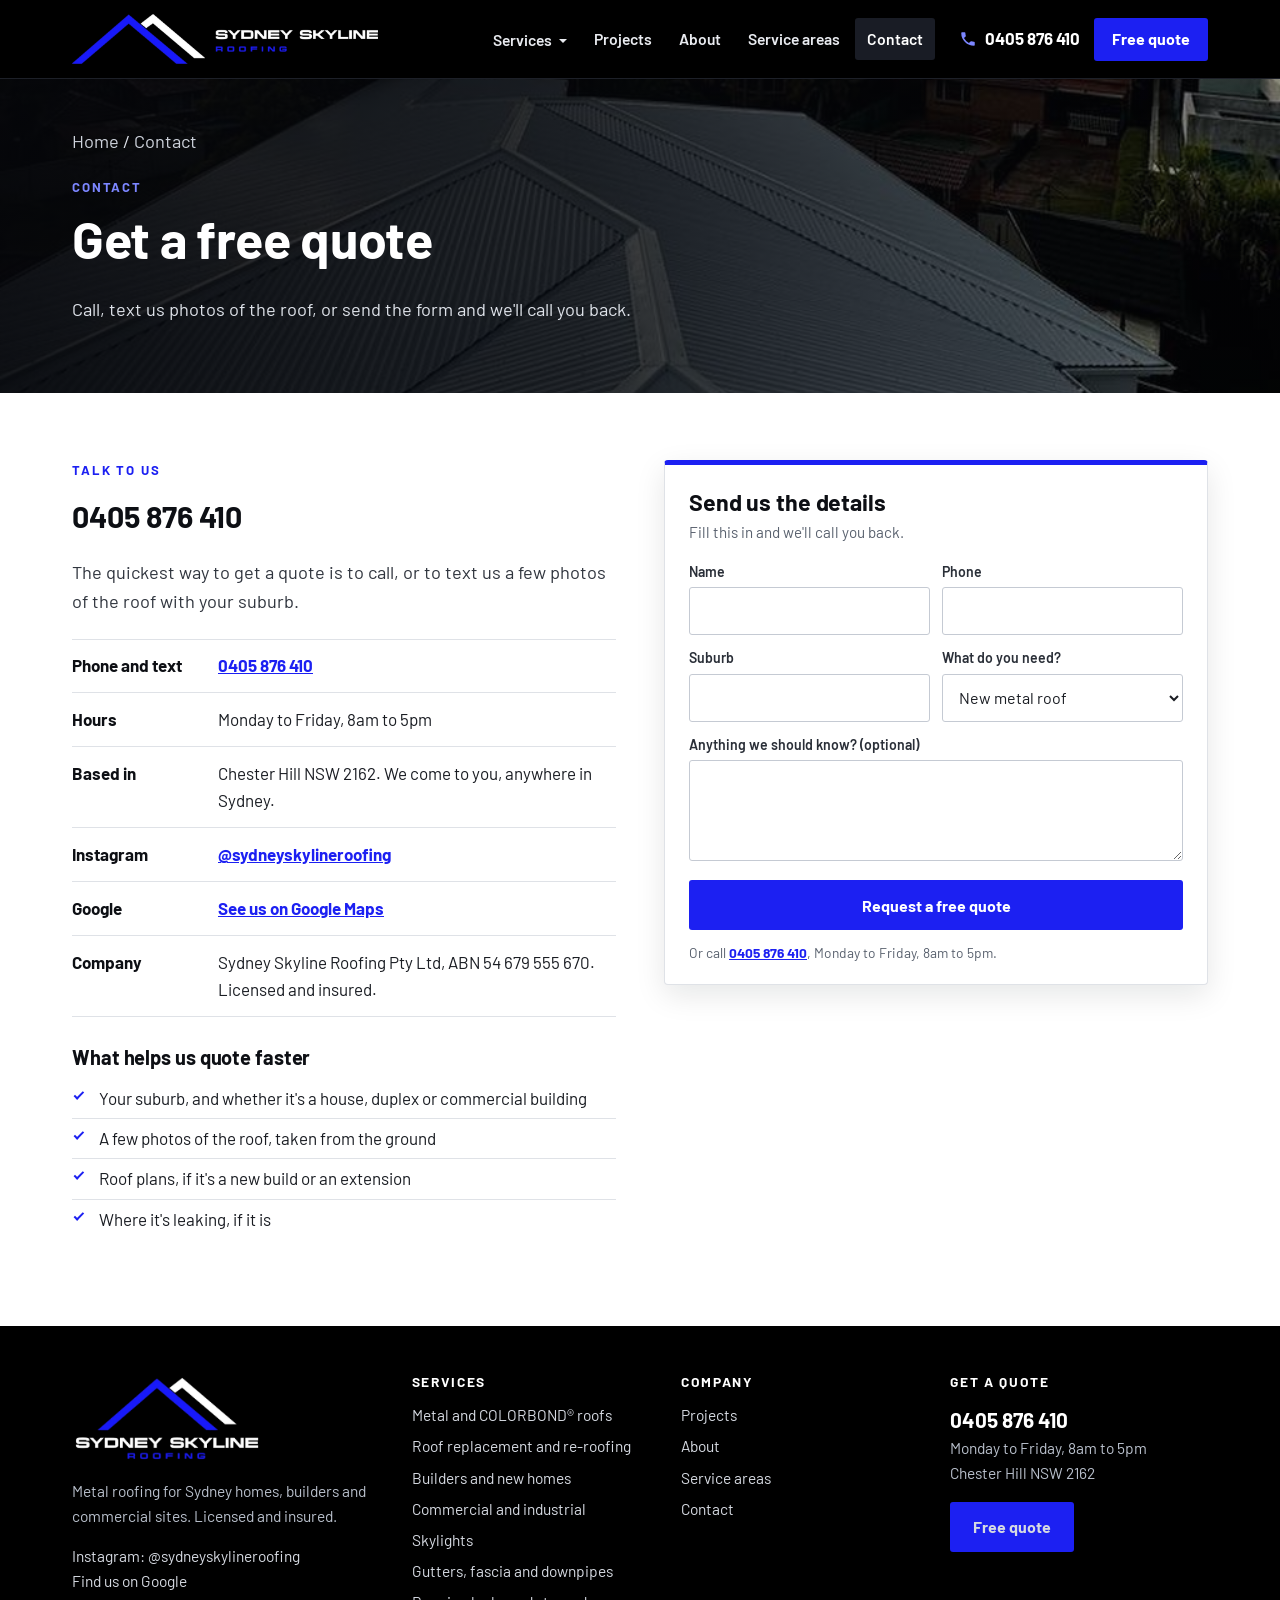
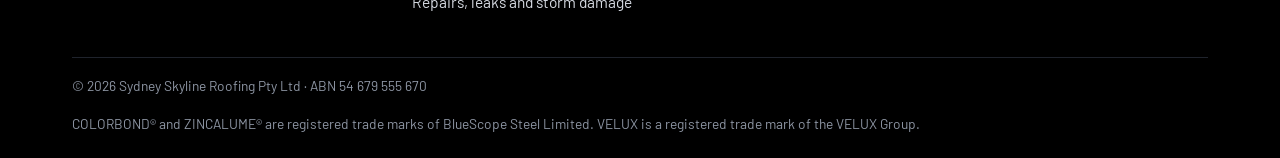
<file: contact.html>
<!doctype html>
<html lang="en-AU">
<head>
<meta charset="utf-8">
<meta name="viewport" content="width=device-width, initial-scale=1">
<title>Contact and Free Quotes | Sydney Skyline Roofing</title>
<meta name="description" content="Get a free roofing quote from Sydney Skyline Roofing. Call or text 0405 876 410, Monday to Friday 8am to 5pm, or send the quote form. Based in Chester Hill, working across Sydney.">

<meta property="og:type" content="website">
<meta property="og:site_name" content="Sydney Skyline Roofing">
<meta property="og:title" content="Contact and Free Quotes | Sydney Skyline Roofing">
<meta property="og:description" content="Get a free roofing quote from Sydney Skyline Roofing. Call or text 0405 876 410, Monday to Friday 8am to 5pm, or send the quote form. Based in Chester Hill, working across Sydney.">
<meta property="og:locale" content="en_AU">

<meta name="robots" content="noindex, nofollow">
<meta name="theme-color" content="#000000">
<meta name="format-detection" content="telephone=no">
<link rel="icon" href="img/favicon.png" type="image/png">
<link rel="apple-touch-icon" href="img/apple-touch-icon.png">
<link rel="preconnect" href="https://fonts.googleapis.com">
<link rel="preconnect" href="https://fonts.gstatic.com" crossorigin>
<link href="https://fonts.googleapis.com/css2?family=Barlow:wght@400;500;600;700&display=swap" rel="stylesheet">
<link rel="stylesheet" href="css/style.css">
<script type="application/ld+json">{"@context": "https://schema.org", "@type": "RoofingContractor", "name": "Sydney Skyline Roofing", "legalName": "Sydney Skyline Roofing Pty Ltd", "telephone": "+61405876410", "taxID": "ABN 54 679 555 670", "address": {"@type": "PostalAddress", "addressLocality": "Chester Hill", "addressRegion": "NSW", "postalCode": "2162", "addressCountry": "AU"}, "areaServed": [{"@type": "City", "name": "Sydney"}, {"@type": "AdministrativeArea", "name": "New South Wales"}], "openingHoursSpecification": [{"@type": "OpeningHoursSpecification", "dayOfWeek": ["Monday", "Tuesday", "Wednesday", "Thursday", "Friday"], "opens": "08:00", "closes": "17:00"}], "sameAs": ["https://www.instagram.com/sydneyskylineroofing/"], "priceRange": "$$"}</script>
</head>
<body>
<a class="skip" href="#main">Skip to content</a>
<header class="site-header"><div class="wrap">
  <a class="brand" href="index.html" aria-label="Sydney Skyline Roofing home"><img src="img/logo.png" width="306" height="50" alt="Sydney Skyline Roofing"></a>
  <nav class="nav" id="nav" aria-label="Main"><div class="has-sub"><a href="services.html">Services</a><div class="sub"><a href="metal-roofing.html">Metal and COLORBOND&reg; roofs</a><a href="roof-replacement.html">Roof replacement and re-roofing</a><a href="new-builds.html">Builders and new homes</a><a href="commercial-roofing.html">Commercial and industrial</a><a href="skylights.html">Skylights</a><a href="gutters-fascia-downpipes.html">Gutters, fascia and downpipes</a><a href="roof-repairs.html">Repairs, leaks and storm damage</a></div></div><a href="projects.html">Projects</a><a href="about.html">About</a><a href="service-areas.html">Service areas</a><a href="contact.html" aria-current="page">Contact</a></nav>
  <div class="header-cta">
    <a class="header-phone" href="tel:+61405876410" aria-label="Call 0405 876 410"><svg viewBox="0 0 24 24" fill="currentColor" aria-hidden="true"><path d="M6.62 10.79a15.05 15.05 0 0 0 6.59 6.59l2.2-2.2a1 1 0 0 1 1.02-.24c1.12.37 2.33.57 3.57.57a1 1 0 0 1 1 1V20a1 1 0 0 1-1 1A17 17 0 0 1 3 4a1 1 0 0 1 1-1h3.5a1 1 0 0 1 1 1c0 1.25.2 2.45.57 3.57a1 1 0 0 1-.25 1.02l-2.2 2.2z"/></svg><span>0405 876 410</span></a>
    <a class="btn btn-blue" href="contact.html#quote">Free quote</a>
    <button class="menu-btn" type="button" aria-controls="nav" aria-expanded="false" aria-label="Menu"><svg viewBox="0 0 24 24" fill="none" stroke="currentColor" stroke-width="2" stroke-linecap="round" aria-hidden="true"><path d="M3 6h18M3 12h18M3 18h18"/></svg></button>
  </div>
</div></header>
<main id="main">

<section class="page-head">
  <div class="hero-bg"><img src="img/frenchs-4-960.jpg" srcset="img/frenchs-4-480.jpg 480w, img/frenchs-4-960.jpg 960w, img/frenchs-4-1024.jpg 1024w" sizes="100vw" width="960" height="1280" alt="" fetchpriority="high"></div>
  <div class="wrap"><p class="crumbs"><a href="index.html">Home</a> / <a href="contact.html">Contact</a></p><span class="label">Contact</span><h1>Get a free quote</h1><p>Call, text us photos of the roof, or send the form and we'll call you back.</p></div>
</section>
<section class="section"><div class="wrap contact-grid">
  <div>
    <span class="label">Talk to us</span>
    <p><a class="big-phone" href="tel:+61405876410">0405 876 410</a></p>
    <p class="lead">The quickest way to get a quote is to call, or to text us a few photos of the roof with your suburb.</p>
    <ul class="contact-list">
      <li><b>Phone and text</b><span><a href="tel:+61405876410">0405 876 410</a></span></li>
      <li><b>Hours</b><span>Monday to Friday, 8am to 5pm</span></li>
      <li><b>Based in</b><span>Chester Hill NSW 2162. We come to you, anywhere in Sydney.</span></li>
      <li><b>Instagram</b><span><a href="https://www.instagram.com/sydneyskylineroofing/" rel="noopener" target="_blank">@sydneyskylineroofing</a></span></li>
      <li><b>Google</b><span><a href="https://www.google.com/maps/search/?api=1&query=Sydney+Skyline+Roofing+Chester+Hill+NSW" rel="noopener" target="_blank">See us on Google Maps</a></span></li>
      <li><b>Company</b><span>Sydney Skyline Roofing Pty Ltd, ABN 54 679 555 670. Licensed and insured.</span></li>
    </ul>
    <h3>What helps us quote faster</h3>
    <ul class="ticks">
      <li>Your suburb, and whether it's a house, duplex or commercial building</li>
      <li>A few photos of the roof, taken from the ground</li>
      <li>Roof plans, if it's a new build or an extension</li>
      <li>Where it's leaking, if it is</li>
    </ul>
  </div>
  
<div class="quote-card" id="quote">
  <h2>Send us the details</h2>
  <p class="note">Fill this in and we'll call you back.</p>
  <form class="quote">
    <div class="two">
      <div class="field"><label for="c-name">Name</label><input id="c-name" name="name" autocomplete="name" required></div>
      <div class="field"><label for="c-phone">Phone</label><input id="c-phone" name="phone" type="tel" autocomplete="tel" inputmode="tel" required></div>
    </div>
    <div class="two">
      <div class="field"><label for="c-suburb">Suburb</label><input id="c-suburb" name="suburb" autocomplete="address-level2" required></div>
      <div class="field"><label for="c-job">What do you need?</label><select id="c-job" name="job"><option>New metal roof</option><option>Roof replacement</option><option>Builder or new home</option><option>Commercial or industrial</option><option>Skylights</option><option>Gutters, fascia or downpipes</option><option>Repair or leak</option><option>Something else</option></select></div>
    </div>
    <div class="field"><label for="c-message">Anything we should know? (optional)</label><textarea id="c-message" name="message" rows="3"></textarea></div>
    <input type="text" name="company" tabindex="-1" autocomplete="off" aria-hidden="true" style="position:absolute;left:-9999px">
    <button class="btn btn-blue btn-block" type="submit">Request a free quote</button>
    <p class="form-foot">Or call <a href="tel:+61405876410"><b>0405 876 410</b></a>, Monday to Friday, 8am to 5pm.</p>
  </form>
  <div class="form-done" aria-live="polite">
    <h3 tabindex="-1"></h3>
    <p class="msg"></p>
    <pre></pre>
    <div class="row"><a class="btn btn-blue sms" href="#">Send as a text message</a><a class="btn btn-ink" href="tel:+61405876410">Call 0405 876 410</a></div>
  </div>
</div>
</div></section>

</main>
<footer class="site-footer"><div class="wrap">
  <div class="foot">
    <div>
      <img class="flogo" src="img/logo-stacked.png" width="190" height="88" alt="Sydney Skyline Roofing" loading="lazy">
      <p>Metal roofing for Sydney homes, builders and commercial sites. Licensed and insured.</p>
      <p><a href="https://www.instagram.com/sydneyskylineroofing/" rel="noopener" target="_blank">Instagram: @sydneyskylineroofing</a><br><a href="https://www.google.com/maps/search/?api=1&query=Sydney+Skyline+Roofing+Chester+Hill+NSW" rel="noopener" target="_blank">Find us on Google</a></p>
    </div>
    <div><h4>Services</h4><ul><li><a href="metal-roofing.html">Metal and COLORBOND&reg; roofs</a></li><li><a href="roof-replacement.html">Roof replacement and re-roofing</a></li><li><a href="new-builds.html">Builders and new homes</a></li><li><a href="commercial-roofing.html">Commercial and industrial</a></li><li><a href="skylights.html">Skylights</a></li><li><a href="gutters-fascia-downpipes.html">Gutters, fascia and downpipes</a></li><li><a href="roof-repairs.html">Repairs, leaks and storm damage</a></li></ul></div>
    <div><h4>Company</h4><ul>
      <li><a href="projects.html">Projects</a></li><li><a href="about.html">About</a></li>
      <li><a href="service-areas.html">Service areas</a></li><li><a href="contact.html">Contact</a></li></ul></div>
    <div><h4>Get a quote</h4>
      <p><a class="fphone" href="tel:+61405876410">0405 876 410</a><br>Monday to Friday, 8am to 5pm<br>Chester Hill NSW 2162</p>
      <p><a class="btn btn-blue" href="contact.html#quote">Free quote</a></p></div>
  </div>
  <div class="legal"><span>&copy; 2026 Sydney Skyline Roofing Pty Ltd &middot; ABN 54 679 555 670</span><span>COLORBOND&reg; and ZINCALUME&reg; are registered trade marks of BlueScope Steel Limited. VELUX is a registered trade mark of the VELUX Group.</span></div>
</div></footer>
<div class="callbar"><a href="tel:+61405876410"><svg viewBox="0 0 24 24" fill="currentColor" aria-hidden="true"><path d="M6.62 10.79a15.05 15.05 0 0 0 6.59 6.59l2.2-2.2a1 1 0 0 1 1.02-.24c1.12.37 2.33.57 3.57.57a1 1 0 0 1 1 1V20a1 1 0 0 1-1 1A17 17 0 0 1 3 4a1 1 0 0 1 1-1h3.5a1 1 0 0 1 1 1c0 1.25.2 2.45.57 3.57a1 1 0 0 1-.25 1.02l-2.2 2.2z"/></svg> Call now</a><a class="q" href="contact.html#quote"><svg viewBox="0 0 24 24" fill="none" stroke="currentColor" stroke-width="2" stroke-linecap="round" stroke-linejoin="round" aria-hidden="true"><path d="M14 3H6a2 2 0 0 0-2 2v14a2 2 0 0 0 2 2h12a2 2 0 0 0 2-2V9z"/><path d="M14 3v6h6M8 13h8M8 17h5"/></svg> Free quote</a></div>
<script src="js/main.js" defer></script>
</body>
</html>
</file>
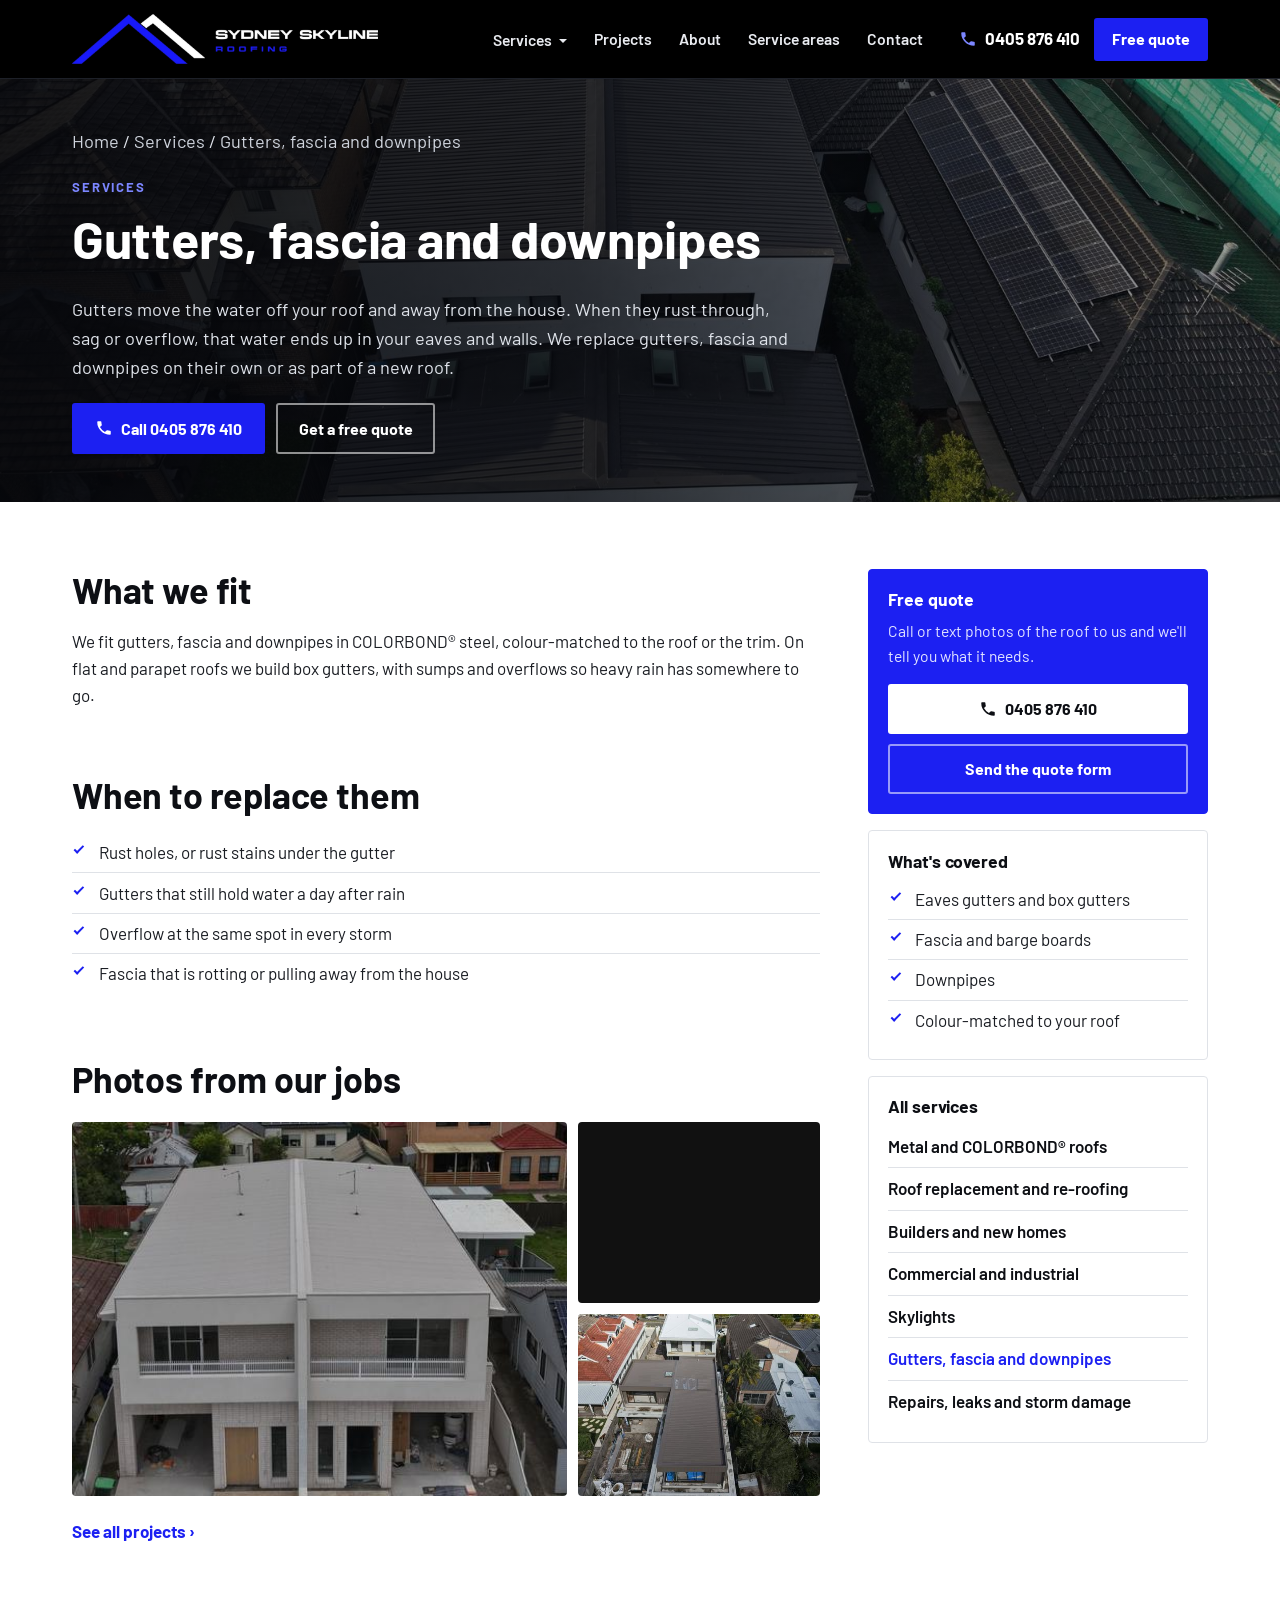
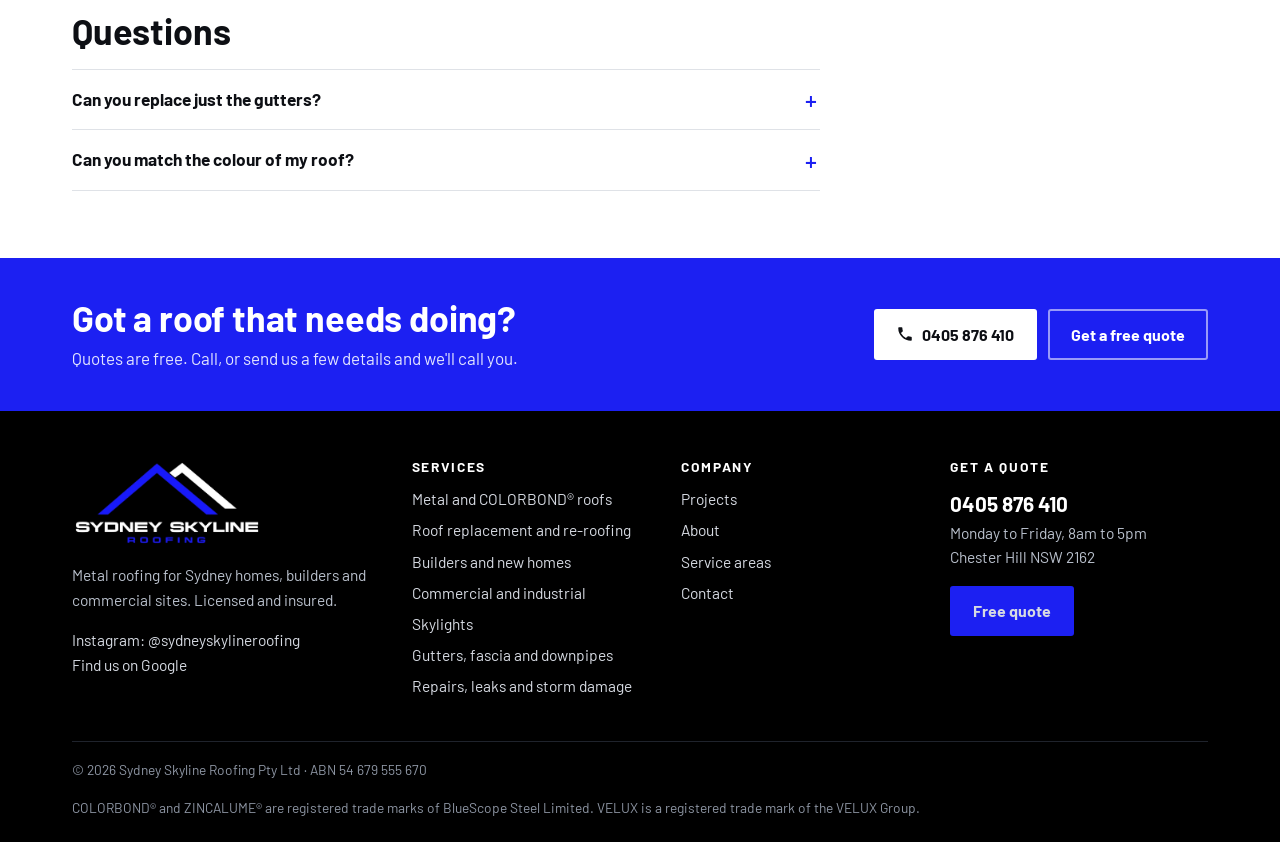
<file: gutters-fascia-downpipes.html>
<!doctype html>
<html lang="en-AU">
<head>
<meta charset="utf-8">
<meta name="viewport" content="width=device-width, initial-scale=1">
<title>Gutters, Fascia and Downpipes Sydney | Sydney Skyline Roofing</title>
<meta name="description" content="New COLORBOND steel gutters, fascia and downpipes for Sydney homes and commercial buildings, on their own or with a new roof. Box gutters too. Free quotes.">

<meta property="og:type" content="website">
<meta property="og:site_name" content="Sydney Skyline Roofing">
<meta property="og:title" content="Gutters, Fascia and Downpipes Sydney | Sydney Skyline Roofing">
<meta property="og:description" content="New COLORBOND steel gutters, fascia and downpipes for Sydney homes and commercial buildings, on their own or with a new roof. Box gutters too. Free quotes.">
<meta property="og:locale" content="en_AU">

<meta name="robots" content="noindex, nofollow">
<meta name="theme-color" content="#000000">
<meta name="format-detection" content="telephone=no">
<link rel="icon" href="img/favicon.png" type="image/png">
<link rel="apple-touch-icon" href="img/apple-touch-icon.png">
<link rel="preconnect" href="https://fonts.googleapis.com">
<link rel="preconnect" href="https://fonts.gstatic.com" crossorigin>
<link href="https://fonts.googleapis.com/css2?family=Barlow:wght@400;500;600;700&display=swap" rel="stylesheet">
<link rel="stylesheet" href="css/style.css">
<script type="application/ld+json">{"@context": "https://schema.org", "@type": "Service", "name": "Gutters, fascia and downpipes", "serviceType": "Gutters, Fascia and Downpipes Sydney", "areaServed": "Sydney NSW", "provider": {"@type": "RoofingContractor", "name": "Sydney Skyline Roofing", "telephone": "+61405876410"}}</script><script type="application/ld+json">{"@context": "https://schema.org", "@type": "FAQPage", "mainEntity": [{"@type": "Question", "name": "Can you replace just the gutters?", "acceptedAnswer": {"@type": "Answer", "text": "Yes. You don't need a new roof to get new gutters."}}, {"@type": "Question", "name": "Can you match the colour of my roof?", "acceptedAnswer": {"@type": "Answer", "text": "Yes. Gutters, fascia and downpipes come in the same COLORBOND steel colours as the roof sheets."}}]}</script>
</head>
<body>
<a class="skip" href="#main">Skip to content</a>
<header class="site-header"><div class="wrap">
  <a class="brand" href="index.html" aria-label="Sydney Skyline Roofing home"><img src="img/logo.png" width="306" height="50" alt="Sydney Skyline Roofing"></a>
  <nav class="nav" id="nav" aria-label="Main"><div class="has-sub"><a href="services.html">Services</a><div class="sub"><a href="metal-roofing.html">Metal and COLORBOND&reg; roofs</a><a href="roof-replacement.html">Roof replacement and re-roofing</a><a href="new-builds.html">Builders and new homes</a><a href="commercial-roofing.html">Commercial and industrial</a><a href="skylights.html">Skylights</a><a href="gutters-fascia-downpipes.html" aria-current=page>Gutters, fascia and downpipes</a><a href="roof-repairs.html">Repairs, leaks and storm damage</a></div></div><a href="projects.html">Projects</a><a href="about.html">About</a><a href="service-areas.html">Service areas</a><a href="contact.html">Contact</a></nav>
  <div class="header-cta">
    <a class="header-phone" href="tel:+61405876410" aria-label="Call 0405 876 410"><svg viewBox="0 0 24 24" fill="currentColor" aria-hidden="true"><path d="M6.62 10.79a15.05 15.05 0 0 0 6.59 6.59l2.2-2.2a1 1 0 0 1 1.02-.24c1.12.37 2.33.57 3.57.57a1 1 0 0 1 1 1V20a1 1 0 0 1-1 1A17 17 0 0 1 3 4a1 1 0 0 1 1-1h3.5a1 1 0 0 1 1 1c0 1.25.2 2.45.57 3.57a1 1 0 0 1-.25 1.02l-2.2 2.2z"/></svg><span>0405 876 410</span></a>
    <a class="btn btn-blue" href="contact.html#quote">Free quote</a>
    <button class="menu-btn" type="button" aria-controls="nav" aria-expanded="false" aria-label="Menu"><svg viewBox="0 0 24 24" fill="none" stroke="currentColor" stroke-width="2" stroke-linecap="round" aria-hidden="true"><path d="M3 6h18M3 12h18M3 18h18"/></svg></button>
  </div>
</div></header>
<main id="main">

<section class="page-head">
  <div class="hero-bg"><img src="img/merrylands-1-1600.jpg" srcset="img/merrylands-1-960.jpg 960w, img/merrylands-1-1600.jpg 1600w, img/merrylands-1-2400.jpg 2400w" sizes="100vw" width="1600" height="1197" alt="" fetchpriority="high"></div>
  <div class="wrap"><p class="crumbs"><a href="index.html">Home</a> / <a href="services.html">Services</a> / <a href="gutters-fascia-downpipes.html">Gutters, fascia and downpipes</a></p><span class="label">Services</span><h1>Gutters, fascia and downpipes</h1><p>Gutters move the water off your roof and away from the house. When they rust through, sag or overflow, that water ends up in your eaves and walls. We replace gutters, fascia and downpipes on their own or as part of a new roof.</p><div class="hero-ctas"><a class="btn btn-blue" href="tel:+61405876410"><svg viewBox="0 0 24 24" fill="currentColor" aria-hidden="true"><path d="M6.62 10.79a15.05 15.05 0 0 0 6.59 6.59l2.2-2.2a1 1 0 0 1 1.02-.24c1.12.37 2.33.57 3.57.57a1 1 0 0 1 1 1V20a1 1 0 0 1-1 1A17 17 0 0 1 3 4a1 1 0 0 1 1-1h3.5a1 1 0 0 1 1 1c0 1.25.2 2.45.57 3.57a1 1 0 0 1-.25 1.02l-2.2 2.2z"/></svg> Call 0405 876 410</a><a class="btn btn-line" href="contact.html#quote">Get a free quote</a></div></div>
</section>
<section class="section"><div class="wrap svc">
  <div class="svc-main">
    
<h2>What we fit</h2>
<p>We fit gutters, fascia and downpipes in COLORBOND&reg; steel, colour-matched to the roof or the trim. On flat and parapet roofs we build box gutters, with sumps and overflows so heavy rain has somewhere to go.</p>
<h2>When to replace them</h2>
<ul class="ticks">
<li>Rust holes, or rust stains under the gutter</li>
<li>Gutters that still hold water a day after rain</li>
<li>Overflow at the same spot in every storm</li>
<li>Fascia that is rotting or pulling away from the house</li>
</ul>

    <h2>Photos from our jobs</h2>
    <div class="gallery lead"><button type="button" class="big" data-full="img/chesterhill-1-1080.jpg" data-cap="Chester Hill: gutters and fascia on a new duplex" data-group="gutters-fascia-downpipes" aria-label="Open photo: Chester Hill: gutters and fascia on a new duplex"><img src="img/chesterhill-1-960.jpg" srcset="img/chesterhill-1-480.jpg 480w, img/chesterhill-1-960.jpg 960w, img/chesterhill-1-1080.jpg 1080w" sizes="(max-width:520px) 100vw, (max-width:1060px) 50vw, 380px" width="960" height="720" alt="Chester Hill: gutters and fascia on a new duplex" loading="lazy" decoding="async"></button><button type="button" data-full="img/merrylands-1-2400.jpg" data-cap="Merrylands" data-group="gutters-fascia-downpipes" aria-label="Open photo: Merrylands"><img src="img/merrylands-1-1600.jpg" srcset="img/merrylands-1-960.jpg 960w, img/merrylands-1-1600.jpg 1600w, img/merrylands-1-2400.jpg 2400w" sizes="(max-width:520px) 100vw, (max-width:1060px) 50vw, 380px" width="1600" height="1197" alt="Merrylands" loading="lazy" decoding="async"></button><button type="button" data-full="img/maroubra-3-1080.jpg" data-cap="Maroubra: parapet roof" data-group="gutters-fascia-downpipes" aria-label="Open photo: Maroubra: parapet roof"><img src="img/maroubra-3-960.jpg" srcset="img/maroubra-3-480.jpg 480w, img/maroubra-3-960.jpg 960w, img/maroubra-3-1080.jpg 1080w" sizes="(max-width:520px) 100vw, (max-width:1060px) 50vw, 380px" width="960" height="720" alt="Maroubra: parapet roof" loading="lazy" decoding="async"></button></div>
    <p><a class="more" href="projects.html">See all projects &rsaquo;</a></p>
    <h2>Questions</h2>
    <div class="faq"><details><summary>Can you replace just the gutters?</summary><p>Yes. You don't need a new roof to get new gutters.</p></details><details><summary>Can you match the colour of my roof?</summary><p>Yes. Gutters, fascia and downpipes come in the same COLORBOND&reg; steel colours as the roof sheets.</p></details></div>
  </div>
  <aside class="aside">
    <div class="aside-box blue"><h3>Free quote</h3><p>Call or text photos of the roof to us and we'll tell you what it needs.</p>
      <a class="btn btn-white btn-block" href="tel:+61405876410"><svg viewBox="0 0 24 24" fill="currentColor" aria-hidden="true"><path d="M6.62 10.79a15.05 15.05 0 0 0 6.59 6.59l2.2-2.2a1 1 0 0 1 1.02-.24c1.12.37 2.33.57 3.57.57a1 1 0 0 1 1 1V20a1 1 0 0 1-1 1A17 17 0 0 1 3 4a1 1 0 0 1 1-1h3.5a1 1 0 0 1 1 1c0 1.25.2 2.45.57 3.57a1 1 0 0 1-.25 1.02l-2.2 2.2z"/></svg> 0405 876 410</a>
      <a class="btn btn-line btn-block" style="margin-top:.6rem" href="contact.html#quote">Send the quote form</a></div>
    <div class="aside-box"><h3>What's covered</h3><ul class="ticks" style="margin:0"><li>Eaves gutters and box gutters</li><li>Fascia and barge boards</li><li>Downpipes</li><li>Colour-matched to your roof</li></ul></div>
    <div class="aside-box"><h3>All services</h3><ul><li><a href="metal-roofing.html">Metal and COLORBOND&reg; roofs</a></li><li><a href="roof-replacement.html">Roof replacement and re-roofing</a></li><li><a href="new-builds.html">Builders and new homes</a></li><li><a href="commercial-roofing.html">Commercial and industrial</a></li><li><a href="skylights.html">Skylights</a></li><li><a href="gutters-fascia-downpipes.html" aria-current=page>Gutters, fascia and downpipes</a></li><li><a href="roof-repairs.html">Repairs, leaks and storm damage</a></li></ul></div>
  </aside>
</div></section>

<section class="cta-band"><div class="wrap">
  <div><h2>Got a roof that needs doing?</h2><p>Quotes are free. Call, or send us a few details and we'll call you.</p></div>
  <div class="row"><a class="btn btn-white" href="tel:+61405876410"><svg viewBox="0 0 24 24" fill="currentColor" aria-hidden="true"><path d="M6.62 10.79a15.05 15.05 0 0 0 6.59 6.59l2.2-2.2a1 1 0 0 1 1.02-.24c1.12.37 2.33.57 3.57.57a1 1 0 0 1 1 1V20a1 1 0 0 1-1 1A17 17 0 0 1 3 4a1 1 0 0 1 1-1h3.5a1 1 0 0 1 1 1c0 1.25.2 2.45.57 3.57a1 1 0 0 1-.25 1.02l-2.2 2.2z"/></svg> 0405 876 410</a><a class="btn btn-line" href="contact.html#quote">Get a free quote</a></div>
</div></section>

</main>
<footer class="site-footer"><div class="wrap">
  <div class="foot">
    <div>
      <img class="flogo" src="img/logo-stacked.png" width="190" height="88" alt="Sydney Skyline Roofing" loading="lazy">
      <p>Metal roofing for Sydney homes, builders and commercial sites. Licensed and insured.</p>
      <p><a href="https://www.instagram.com/sydneyskylineroofing/" rel="noopener" target="_blank">Instagram: @sydneyskylineroofing</a><br><a href="https://www.google.com/maps/search/?api=1&query=Sydney+Skyline+Roofing+Chester+Hill+NSW" rel="noopener" target="_blank">Find us on Google</a></p>
    </div>
    <div><h4>Services</h4><ul><li><a href="metal-roofing.html">Metal and COLORBOND&reg; roofs</a></li><li><a href="roof-replacement.html">Roof replacement and re-roofing</a></li><li><a href="new-builds.html">Builders and new homes</a></li><li><a href="commercial-roofing.html">Commercial and industrial</a></li><li><a href="skylights.html">Skylights</a></li><li><a href="gutters-fascia-downpipes.html">Gutters, fascia and downpipes</a></li><li><a href="roof-repairs.html">Repairs, leaks and storm damage</a></li></ul></div>
    <div><h4>Company</h4><ul>
      <li><a href="projects.html">Projects</a></li><li><a href="about.html">About</a></li>
      <li><a href="service-areas.html">Service areas</a></li><li><a href="contact.html">Contact</a></li></ul></div>
    <div><h4>Get a quote</h4>
      <p><a class="fphone" href="tel:+61405876410">0405 876 410</a><br>Monday to Friday, 8am to 5pm<br>Chester Hill NSW 2162</p>
      <p><a class="btn btn-blue" href="contact.html#quote">Free quote</a></p></div>
  </div>
  <div class="legal"><span>&copy; 2026 Sydney Skyline Roofing Pty Ltd &middot; ABN 54 679 555 670</span><span>COLORBOND&reg; and ZINCALUME&reg; are registered trade marks of BlueScope Steel Limited. VELUX is a registered trade mark of the VELUX Group.</span></div>
</div></footer>
<div class="callbar"><a href="tel:+61405876410"><svg viewBox="0 0 24 24" fill="currentColor" aria-hidden="true"><path d="M6.62 10.79a15.05 15.05 0 0 0 6.59 6.59l2.2-2.2a1 1 0 0 1 1.02-.24c1.12.37 2.33.57 3.57.57a1 1 0 0 1 1 1V20a1 1 0 0 1-1 1A17 17 0 0 1 3 4a1 1 0 0 1 1-1h3.5a1 1 0 0 1 1 1c0 1.25.2 2.45.57 3.57a1 1 0 0 1-.25 1.02l-2.2 2.2z"/></svg> Call now</a><a class="q" href="contact.html#quote"><svg viewBox="0 0 24 24" fill="none" stroke="currentColor" stroke-width="2" stroke-linecap="round" stroke-linejoin="round" aria-hidden="true"><path d="M14 3H6a2 2 0 0 0-2 2v14a2 2 0 0 0 2 2h12a2 2 0 0 0 2-2V9z"/><path d="M14 3v6h6M8 13h8M8 17h5"/></svg> Free quote</a></div>
<script src="js/main.js" defer></script>
</body>
</html>
</file>
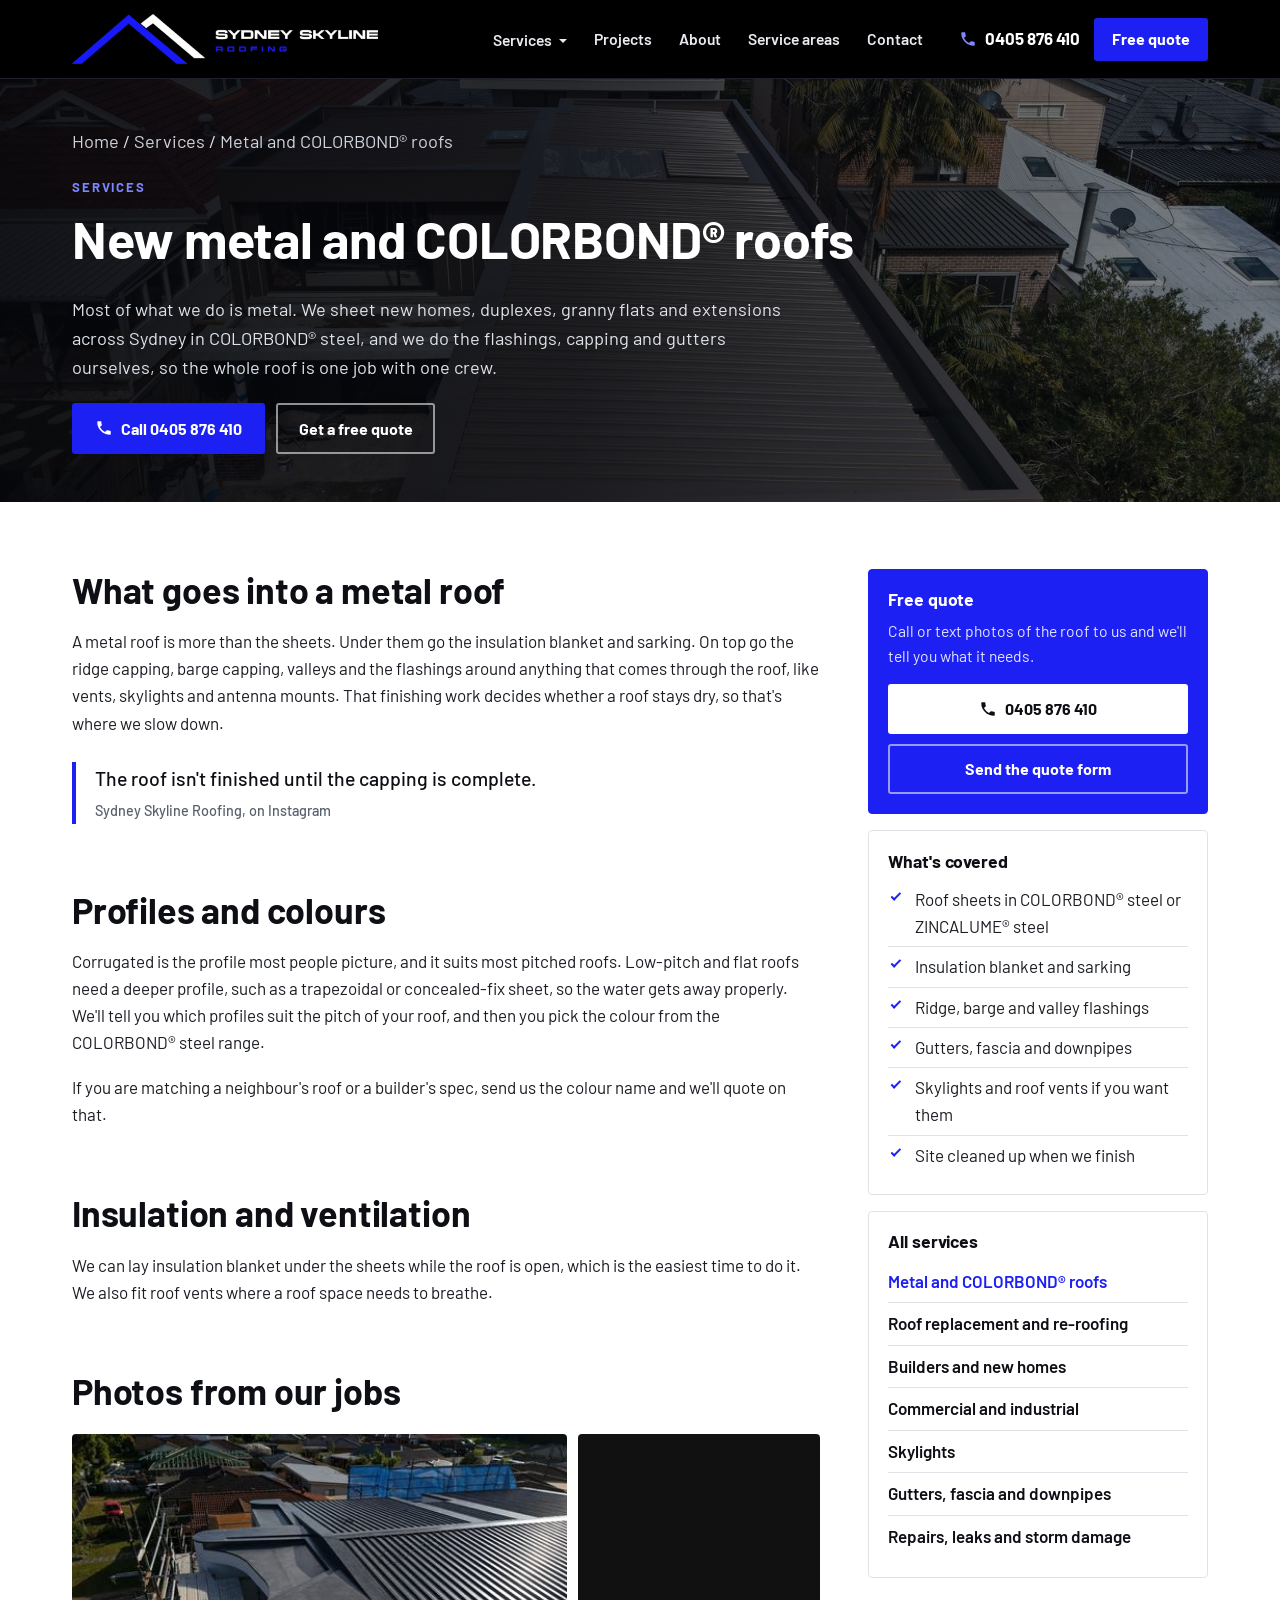
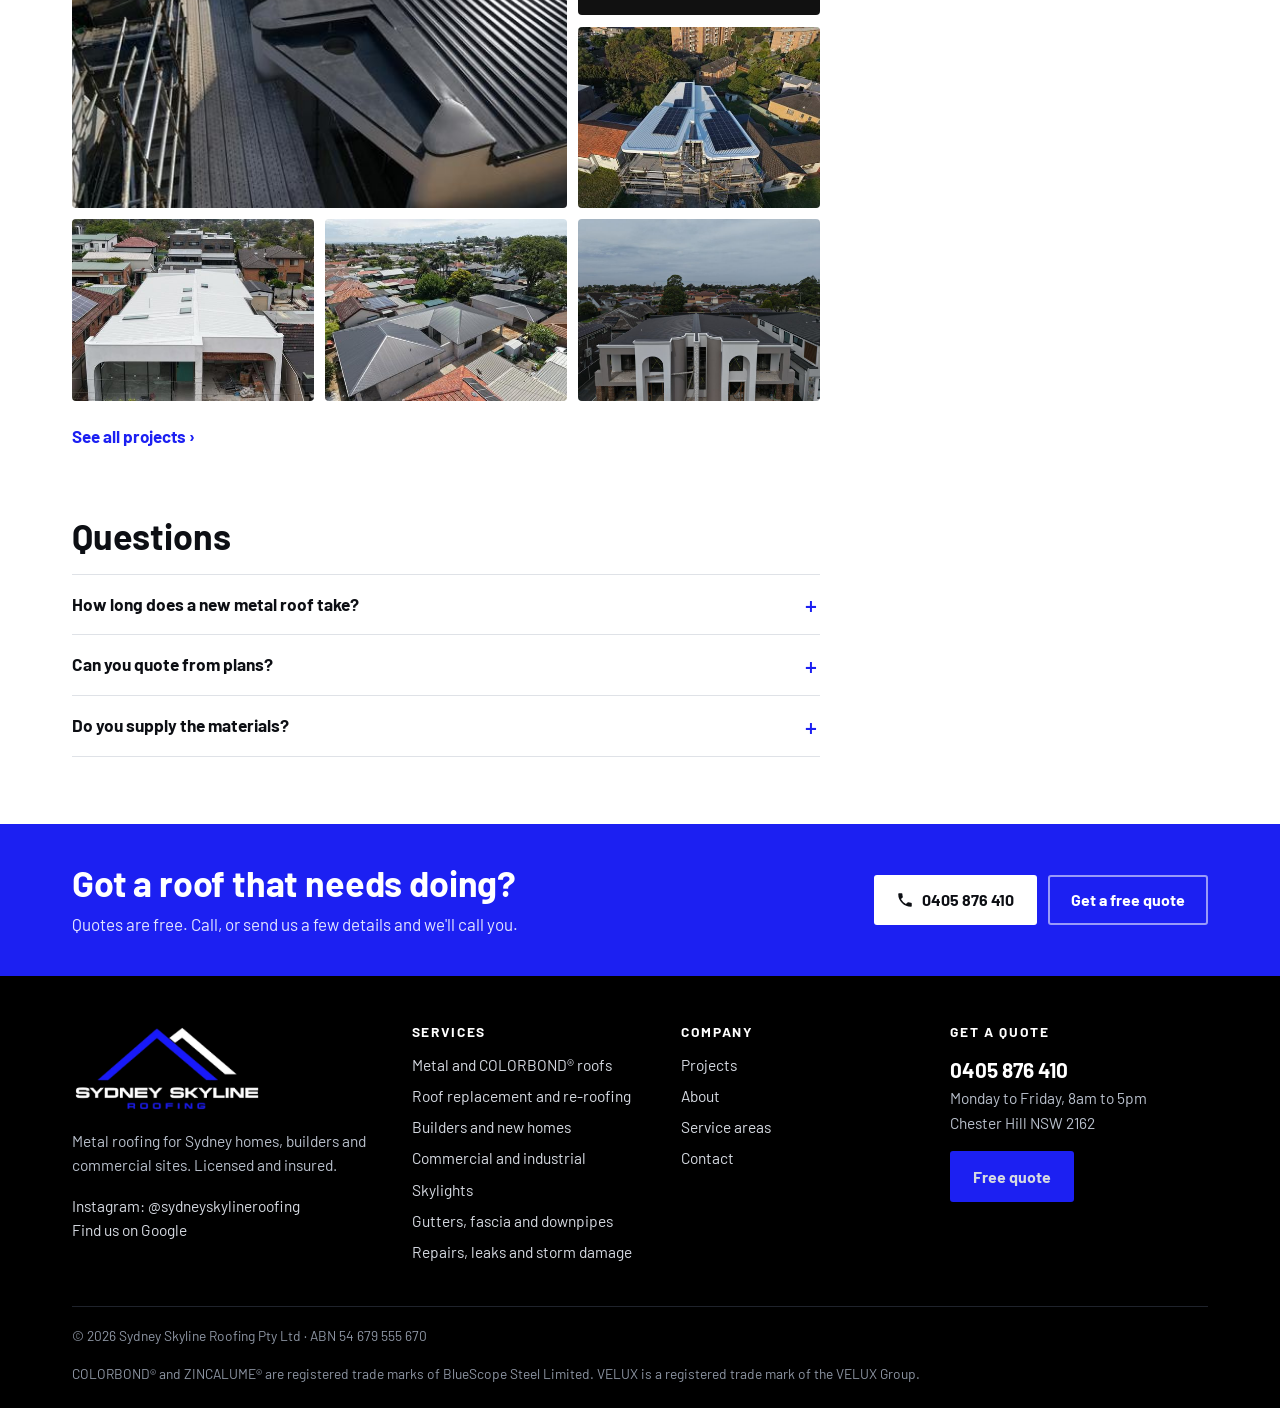
<file: metal-roofing.html>
<!doctype html>
<html lang="en-AU">
<head>
<meta charset="utf-8">
<meta name="viewport" content="width=device-width, initial-scale=1">
<title>Metal and COLORBOND Roofing Sydney | Sydney Skyline Roofing</title>
<meta name="description" content="New metal roofs for Sydney homes, duplexes and extensions in COLORBOND steel. Sheets, flashings, capping and gutters by one licensed and insured crew. Free quotes.">

<meta property="og:type" content="website">
<meta property="og:site_name" content="Sydney Skyline Roofing">
<meta property="og:title" content="Metal and COLORBOND Roofing Sydney | Sydney Skyline Roofing">
<meta property="og:description" content="New metal roofs for Sydney homes, duplexes and extensions in COLORBOND steel. Sheets, flashings, capping and gutters by one licensed and insured crew. Free quotes.">
<meta property="og:locale" content="en_AU">

<meta name="robots" content="noindex, nofollow">
<meta name="theme-color" content="#000000">
<meta name="format-detection" content="telephone=no">
<link rel="icon" href="img/favicon.png" type="image/png">
<link rel="apple-touch-icon" href="img/apple-touch-icon.png">
<link rel="preconnect" href="https://fonts.googleapis.com">
<link rel="preconnect" href="https://fonts.gstatic.com" crossorigin>
<link href="https://fonts.googleapis.com/css2?family=Barlow:wght@400;500;600;700&display=swap" rel="stylesheet">
<link rel="stylesheet" href="css/style.css">
<script type="application/ld+json">{"@context": "https://schema.org", "@type": "Service", "name": "New metal and COLORBOND roofs", "serviceType": "Metal and COLORBOND Roofing Sydney", "areaServed": "Sydney NSW", "provider": {"@type": "RoofingContractor", "name": "Sydney Skyline Roofing", "telephone": "+61405876410"}}</script><script type="application/ld+json">{"@context": "https://schema.org", "@type": "FAQPage", "mainEntity": [{"@type": "Question", "name": "How long does a new metal roof take?", "acceptedAnswer": {"@type": "Answer", "text": "It depends on the size of the roof, how many hips and valleys it has, and the weather. A simple single-storey roof moves a lot faster than a two-storey home with skylights and box gutters. We'll give you a start date and a rough finish date with the quote."}}, {"@type": "Question", "name": "Can you quote from plans?", "acceptedAnswer": {"@type": "Answer", "text": "Yes. For new builds and extensions, send us the roof plan and we can quote from that, then confirm on site once the frame is up."}}, {"@type": "Question", "name": "Do you supply the materials?", "acceptedAnswer": {"@type": "Answer", "text": "Yes. Our sheets, flashings and gutters come from No1 Roofing & Building Supplies, and the quote covers supply and install."}}]}</script>
</head>
<body>
<a class="skip" href="#main">Skip to content</a>
<header class="site-header"><div class="wrap">
  <a class="brand" href="index.html" aria-label="Sydney Skyline Roofing home"><img src="img/logo.png" width="306" height="50" alt="Sydney Skyline Roofing"></a>
  <nav class="nav" id="nav" aria-label="Main"><div class="has-sub"><a href="services.html">Services</a><div class="sub"><a href="metal-roofing.html" aria-current=page>Metal and COLORBOND&reg; roofs</a><a href="roof-replacement.html">Roof replacement and re-roofing</a><a href="new-builds.html">Builders and new homes</a><a href="commercial-roofing.html">Commercial and industrial</a><a href="skylights.html">Skylights</a><a href="gutters-fascia-downpipes.html">Gutters, fascia and downpipes</a><a href="roof-repairs.html">Repairs, leaks and storm damage</a></div></div><a href="projects.html">Projects</a><a href="about.html">About</a><a href="service-areas.html">Service areas</a><a href="contact.html">Contact</a></nav>
  <div class="header-cta">
    <a class="header-phone" href="tel:+61405876410" aria-label="Call 0405 876 410"><svg viewBox="0 0 24 24" fill="currentColor" aria-hidden="true"><path d="M6.62 10.79a15.05 15.05 0 0 0 6.59 6.59l2.2-2.2a1 1 0 0 1 1.02-.24c1.12.37 2.33.57 3.57.57a1 1 0 0 1 1 1V20a1 1 0 0 1-1 1A17 17 0 0 1 3 4a1 1 0 0 1 1-1h3.5a1 1 0 0 1 1 1c0 1.25.2 2.45.57 3.57a1 1 0 0 1-.25 1.02l-2.2 2.2z"/></svg><span>0405 876 410</span></a>
    <a class="btn btn-blue" href="contact.html#quote">Free quote</a>
    <button class="menu-btn" type="button" aria-controls="nav" aria-expanded="false" aria-label="Menu"><svg viewBox="0 0 24 24" fill="none" stroke="currentColor" stroke-width="2" stroke-linecap="round" aria-hidden="true"><path d="M3 6h18M3 12h18M3 18h18"/></svg></button>
  </div>
</div></header>
<main id="main">

<section class="page-head">
  <div class="hero-bg"><img src="img/maroubra-1-1600.jpg" srcset="img/maroubra-1-960.jpg 960w, img/maroubra-1-1600.jpg 1600w, img/maroubra-1-2400.jpg 2400w" sizes="100vw" width="1600" height="1200" alt="" fetchpriority="high"></div>
  <div class="wrap"><p class="crumbs"><a href="index.html">Home</a> / <a href="services.html">Services</a> / <a href="metal-roofing.html">Metal and COLORBOND&reg; roofs</a></p><span class="label">Services</span><h1>New metal and COLORBOND&reg; roofs</h1><p>Most of what we do is metal. We sheet new homes, duplexes, granny flats and extensions across Sydney in COLORBOND&reg; steel, and we do the flashings, capping and gutters ourselves, so the whole roof is one job with one crew.</p><div class="hero-ctas"><a class="btn btn-blue" href="tel:+61405876410"><svg viewBox="0 0 24 24" fill="currentColor" aria-hidden="true"><path d="M6.62 10.79a15.05 15.05 0 0 0 6.59 6.59l2.2-2.2a1 1 0 0 1 1.02-.24c1.12.37 2.33.57 3.57.57a1 1 0 0 1 1 1V20a1 1 0 0 1-1 1A17 17 0 0 1 3 4a1 1 0 0 1 1-1h3.5a1 1 0 0 1 1 1c0 1.25.2 2.45.57 3.57a1 1 0 0 1-.25 1.02l-2.2 2.2z"/></svg> Call 0405 876 410</a><a class="btn btn-line" href="contact.html#quote">Get a free quote</a></div></div>
</section>
<section class="section"><div class="wrap svc">
  <div class="svc-main">
    
<h2>What goes into a metal roof</h2>
<p>A metal roof is more than the sheets. Under them go the insulation blanket and sarking. On top go the ridge capping, barge capping, valleys and the flashings around anything that comes through the roof, like vents, skylights and antenna mounts. That finishing work decides whether a roof stays dry, so that's where we slow down.</p>
<blockquote class="said">The roof isn't finished until the capping is complete.<cite>Sydney Skyline Roofing, on Instagram</cite></blockquote>
<h2>Profiles and colours</h2>
<p>Corrugated is the profile most people picture, and it suits most pitched roofs. Low-pitch and flat roofs need a deeper profile, such as a trapezoidal or concealed-fix sheet, so the water gets away properly. We'll tell you which profiles suit the pitch of your roof, and then you pick the colour from the COLORBOND&reg; steel range.</p>
<p>If you are matching a neighbour's roof or a builder's spec, send us the colour name and we'll quote on that.</p>
<h2>Insulation and ventilation</h2>
<p>We can lay insulation blanket under the sheets while the roof is open, which is the easiest time to do it. We also fit roof vents where a roof space needs to breathe.</p>

    <h2>Photos from our jobs</h2>
    <div class="gallery lead"><button type="button" class="big" data-full="img/capping-1448.jpg" data-cap="Capping going on a standing seam roof" data-group="metal-roofing" aria-label="Open photo: Capping going on a standing seam roof"><img src="img/capping-960.jpg" srcset="img/capping-480.jpg 480w, img/capping-960.jpg 960w, img/capping-1448.jpg 1448w" sizes="(max-width:520px) 100vw, (max-width:1060px) 50vw, 380px" width="960" height="720" alt="Capping going on a standing seam roof" loading="lazy" decoding="async"></button><button type="button" data-full="img/maroubra-1-2400.jpg" data-cap="Maroubra: roof and wall cladding" data-group="metal-roofing" aria-label="Open photo: Maroubra: roof and wall cladding"><img src="img/maroubra-1-1600.jpg" srcset="img/maroubra-1-960.jpg 960w, img/maroubra-1-1600.jpg 1600w, img/maroubra-1-2400.jpg 2400w" sizes="(max-width:520px) 100vw, (max-width:1060px) 50vw, 380px" width="1600" height="1200" alt="Maroubra: roof and wall cladding" loading="lazy" decoding="async"></button><button type="button" data-full="img/chifley-2-1080.jpg" data-cap="Chifley: white metal roof with solar" data-group="metal-roofing" aria-label="Open photo: Chifley: white metal roof with solar"><img src="img/chifley-2-960.jpg" srcset="img/chifley-2-480.jpg 480w, img/chifley-2-960.jpg 960w, img/chifley-2-1080.jpg 1080w" sizes="(max-width:520px) 100vw, (max-width:1060px) 50vw, 380px" width="960" height="720" alt="Chifley: white metal roof with solar" loading="lazy" decoding="async"></button><button type="button" data-full="img/yagoona-1-1080.jpg" data-cap="Yagoona: new build" data-group="metal-roofing" aria-label="Open photo: Yagoona: new build"><img src="img/yagoona-1-960.jpg" srcset="img/yagoona-1-480.jpg 480w, img/yagoona-1-960.jpg 960w, img/yagoona-1-1080.jpg 1080w" sizes="(max-width:520px) 100vw, (max-width:1060px) 50vw, 380px" width="960" height="720" alt="Yagoona: new build" loading="lazy" decoding="async"></button><button type="button" data-full="img/condell-1-1080.jpg" data-cap="Condell Park: hip roof" data-group="metal-roofing" aria-label="Open photo: Condell Park: hip roof"><img src="img/condell-1-960.jpg" srcset="img/condell-1-480.jpg 480w, img/condell-1-960.jpg 960w, img/condell-1-1080.jpg 1080w" sizes="(max-width:520px) 100vw, (max-width:1060px) 50vw, 380px" width="960" height="720" alt="Condell Park: hip roof" loading="lazy" decoding="async"></button><button type="button" data-full="img/basshill-1-2400.jpg" data-cap="Bass Hill: duplex" data-group="metal-roofing" aria-label="Open photo: Bass Hill: duplex"><img src="img/basshill-1-1600.jpg" srcset="img/basshill-1-960.jpg 960w, img/basshill-1-1600.jpg 1600w, img/basshill-1-2400.jpg 2400w" sizes="(max-width:520px) 100vw, (max-width:1060px) 50vw, 380px" width="1600" height="1200" alt="Bass Hill: duplex" loading="lazy" decoding="async"></button></div>
    <p><a class="more" href="projects.html">See all projects &rsaquo;</a></p>
    <h2>Questions</h2>
    <div class="faq"><details><summary>How long does a new metal roof take?</summary><p>It depends on the size of the roof, how many hips and valleys it has, and the weather. A simple single-storey roof moves a lot faster than a two-storey home with skylights and box gutters. We'll give you a start date and a rough finish date with the quote.</p></details><details><summary>Can you quote from plans?</summary><p>Yes. For new builds and extensions, send us the roof plan and we can quote from that, then confirm on site once the frame is up.</p></details><details><summary>Do you supply the materials?</summary><p>Yes. Our sheets, flashings and gutters come from No1 Roofing &amp; Building Supplies, and the quote covers supply and install.</p></details></div>
  </div>
  <aside class="aside">
    <div class="aside-box blue"><h3>Free quote</h3><p>Call or text photos of the roof to us and we'll tell you what it needs.</p>
      <a class="btn btn-white btn-block" href="tel:+61405876410"><svg viewBox="0 0 24 24" fill="currentColor" aria-hidden="true"><path d="M6.62 10.79a15.05 15.05 0 0 0 6.59 6.59l2.2-2.2a1 1 0 0 1 1.02-.24c1.12.37 2.33.57 3.57.57a1 1 0 0 1 1 1V20a1 1 0 0 1-1 1A17 17 0 0 1 3 4a1 1 0 0 1 1-1h3.5a1 1 0 0 1 1 1c0 1.25.2 2.45.57 3.57a1 1 0 0 1-.25 1.02l-2.2 2.2z"/></svg> 0405 876 410</a>
      <a class="btn btn-line btn-block" style="margin-top:.6rem" href="contact.html#quote">Send the quote form</a></div>
    <div class="aside-box"><h3>What's covered</h3><ul class="ticks" style="margin:0"><li>Roof sheets in COLORBOND&reg; steel or ZINCALUME&reg; steel</li><li>Insulation blanket and sarking</li><li>Ridge, barge and valley flashings</li><li>Gutters, fascia and downpipes</li><li>Skylights and roof vents if you want them</li><li>Site cleaned up when we finish</li></ul></div>
    <div class="aside-box"><h3>All services</h3><ul><li><a href="metal-roofing.html" aria-current=page>Metal and COLORBOND&reg; roofs</a></li><li><a href="roof-replacement.html">Roof replacement and re-roofing</a></li><li><a href="new-builds.html">Builders and new homes</a></li><li><a href="commercial-roofing.html">Commercial and industrial</a></li><li><a href="skylights.html">Skylights</a></li><li><a href="gutters-fascia-downpipes.html">Gutters, fascia and downpipes</a></li><li><a href="roof-repairs.html">Repairs, leaks and storm damage</a></li></ul></div>
  </aside>
</div></section>

<section class="cta-band"><div class="wrap">
  <div><h2>Got a roof that needs doing?</h2><p>Quotes are free. Call, or send us a few details and we'll call you.</p></div>
  <div class="row"><a class="btn btn-white" href="tel:+61405876410"><svg viewBox="0 0 24 24" fill="currentColor" aria-hidden="true"><path d="M6.62 10.79a15.05 15.05 0 0 0 6.59 6.59l2.2-2.2a1 1 0 0 1 1.02-.24c1.12.37 2.33.57 3.57.57a1 1 0 0 1 1 1V20a1 1 0 0 1-1 1A17 17 0 0 1 3 4a1 1 0 0 1 1-1h3.5a1 1 0 0 1 1 1c0 1.25.2 2.45.57 3.57a1 1 0 0 1-.25 1.02l-2.2 2.2z"/></svg> 0405 876 410</a><a class="btn btn-line" href="contact.html#quote">Get a free quote</a></div>
</div></section>

</main>
<footer class="site-footer"><div class="wrap">
  <div class="foot">
    <div>
      <img class="flogo" src="img/logo-stacked.png" width="190" height="88" alt="Sydney Skyline Roofing" loading="lazy">
      <p>Metal roofing for Sydney homes, builders and commercial sites. Licensed and insured.</p>
      <p><a href="https://www.instagram.com/sydneyskylineroofing/" rel="noopener" target="_blank">Instagram: @sydneyskylineroofing</a><br><a href="https://www.google.com/maps/search/?api=1&query=Sydney+Skyline+Roofing+Chester+Hill+NSW" rel="noopener" target="_blank">Find us on Google</a></p>
    </div>
    <div><h4>Services</h4><ul><li><a href="metal-roofing.html">Metal and COLORBOND&reg; roofs</a></li><li><a href="roof-replacement.html">Roof replacement and re-roofing</a></li><li><a href="new-builds.html">Builders and new homes</a></li><li><a href="commercial-roofing.html">Commercial and industrial</a></li><li><a href="skylights.html">Skylights</a></li><li><a href="gutters-fascia-downpipes.html">Gutters, fascia and downpipes</a></li><li><a href="roof-repairs.html">Repairs, leaks and storm damage</a></li></ul></div>
    <div><h4>Company</h4><ul>
      <li><a href="projects.html">Projects</a></li><li><a href="about.html">About</a></li>
      <li><a href="service-areas.html">Service areas</a></li><li><a href="contact.html">Contact</a></li></ul></div>
    <div><h4>Get a quote</h4>
      <p><a class="fphone" href="tel:+61405876410">0405 876 410</a><br>Monday to Friday, 8am to 5pm<br>Chester Hill NSW 2162</p>
      <p><a class="btn btn-blue" href="contact.html#quote">Free quote</a></p></div>
  </div>
  <div class="legal"><span>&copy; 2026 Sydney Skyline Roofing Pty Ltd &middot; ABN 54 679 555 670</span><span>COLORBOND&reg; and ZINCALUME&reg; are registered trade marks of BlueScope Steel Limited. VELUX is a registered trade mark of the VELUX Group.</span></div>
</div></footer>
<div class="callbar"><a href="tel:+61405876410"><svg viewBox="0 0 24 24" fill="currentColor" aria-hidden="true"><path d="M6.62 10.79a15.05 15.05 0 0 0 6.59 6.59l2.2-2.2a1 1 0 0 1 1.02-.24c1.12.37 2.33.57 3.57.57a1 1 0 0 1 1 1V20a1 1 0 0 1-1 1A17 17 0 0 1 3 4a1 1 0 0 1 1-1h3.5a1 1 0 0 1 1 1c0 1.25.2 2.45.57 3.57a1 1 0 0 1-.25 1.02l-2.2 2.2z"/></svg> Call now</a><a class="q" href="contact.html#quote"><svg viewBox="0 0 24 24" fill="none" stroke="currentColor" stroke-width="2" stroke-linecap="round" stroke-linejoin="round" aria-hidden="true"><path d="M14 3H6a2 2 0 0 0-2 2v14a2 2 0 0 0 2 2h12a2 2 0 0 0 2-2V9z"/><path d="M14 3v6h6M8 13h8M8 17h5"/></svg> Free quote</a></div>
<script src="js/main.js" defer></script>
</body>
</html>
</file>
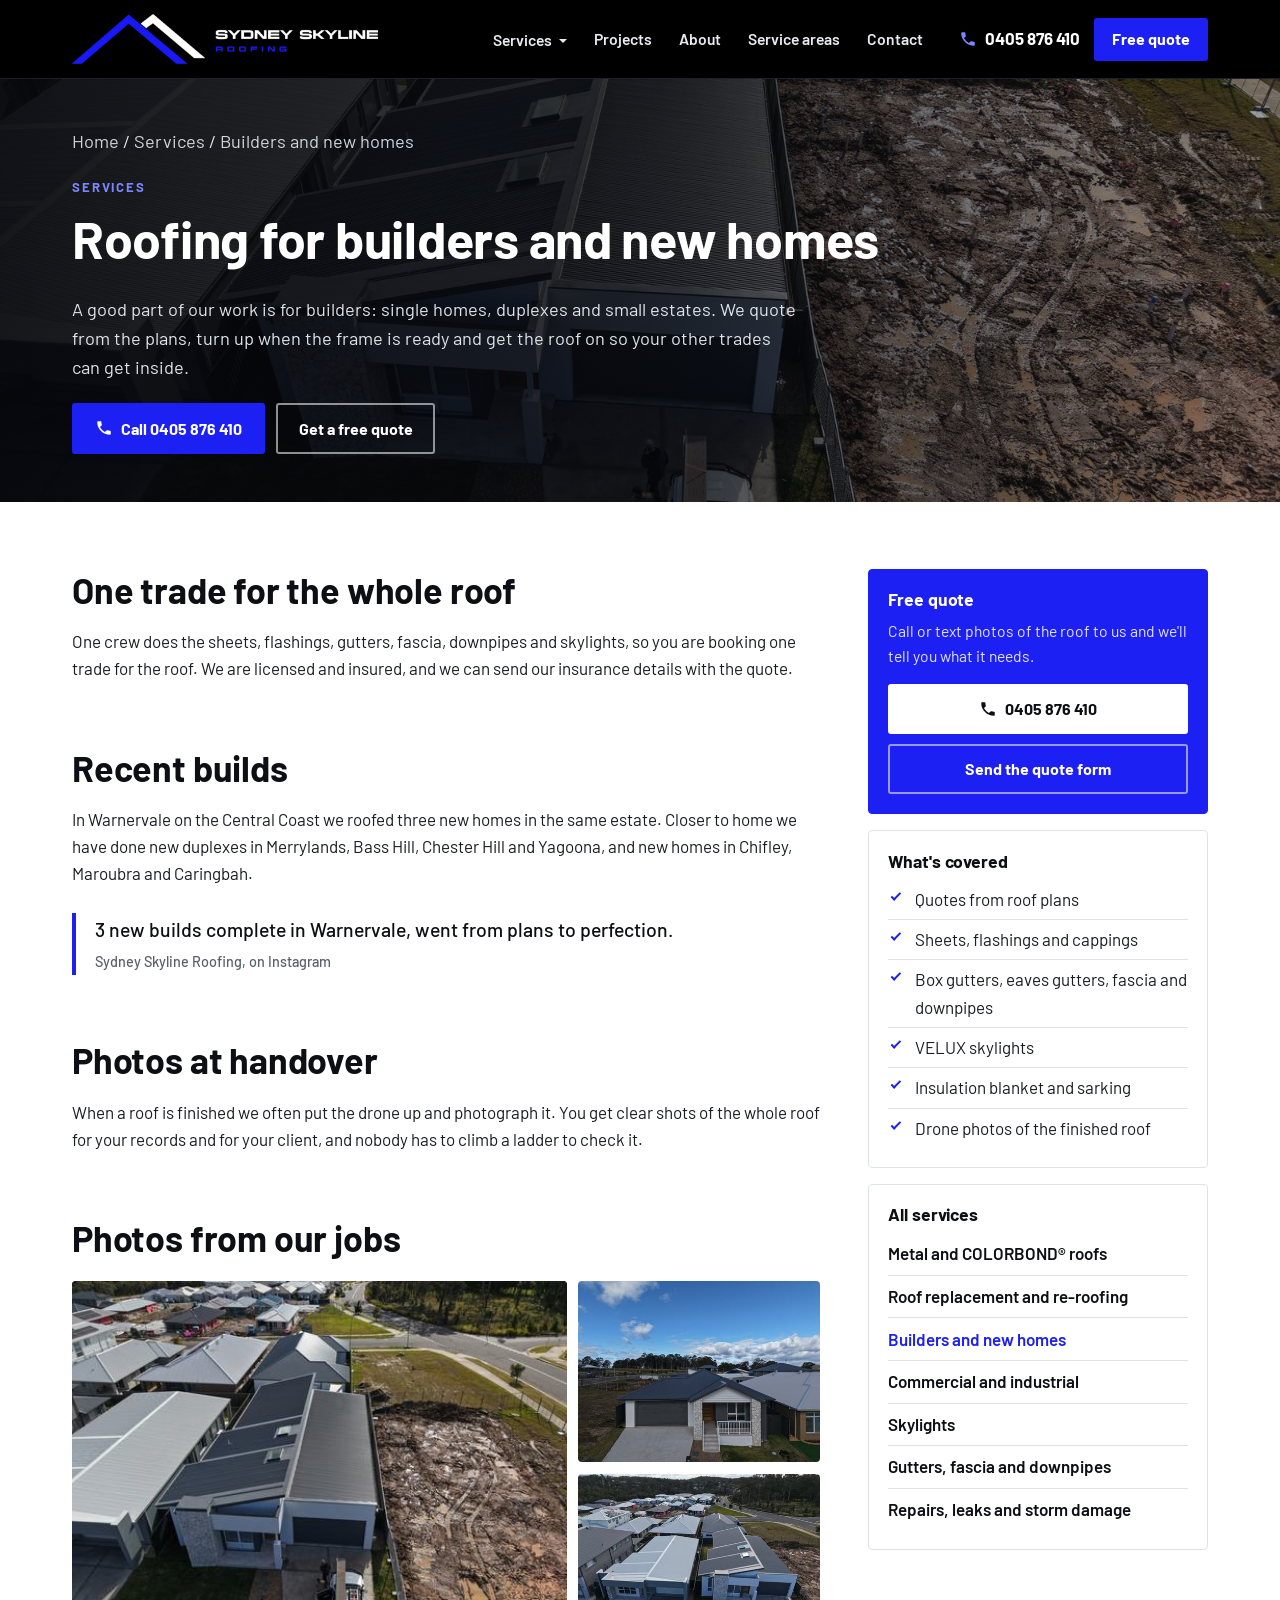
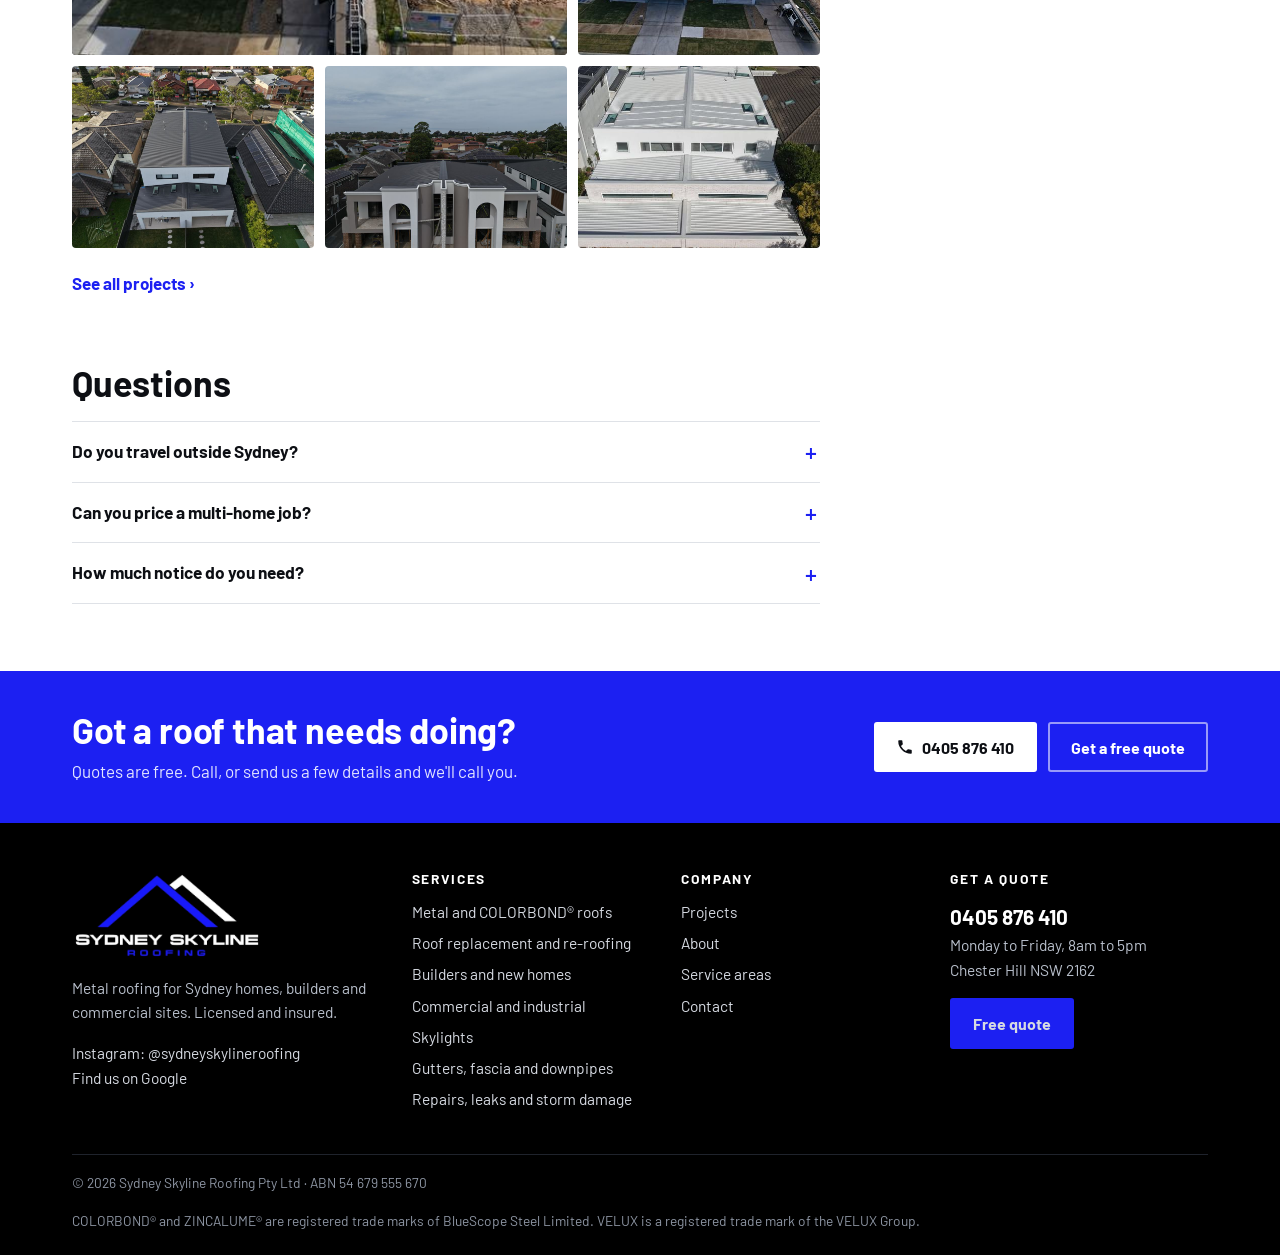
<file: new-builds.html>
<!doctype html>
<html lang="en-AU">
<head>
<meta charset="utf-8">
<meta name="viewport" content="width=device-width, initial-scale=1">
<title>Roofing for Builders and New Homes Sydney | Sydney Skyline Roofing</title>
<meta name="description" content="Roofing contractor for Sydney builders: single homes, duplexes and multi-lot jobs. Quotes from plans, one crew for sheets, flashings, gutters and skylights, drone photos at handover.">

<meta property="og:type" content="website">
<meta property="og:site_name" content="Sydney Skyline Roofing">
<meta property="og:title" content="Roofing for Builders and New Homes Sydney | Sydney Skyline Roofing">
<meta property="og:description" content="Roofing contractor for Sydney builders: single homes, duplexes and multi-lot jobs. Quotes from plans, one crew for sheets, flashings, gutters and skylights, drone photos at handover.">
<meta property="og:locale" content="en_AU">

<meta name="robots" content="noindex, nofollow">
<meta name="theme-color" content="#000000">
<meta name="format-detection" content="telephone=no">
<link rel="icon" href="img/favicon.png" type="image/png">
<link rel="apple-touch-icon" href="img/apple-touch-icon.png">
<link rel="preconnect" href="https://fonts.googleapis.com">
<link rel="preconnect" href="https://fonts.gstatic.com" crossorigin>
<link href="https://fonts.googleapis.com/css2?family=Barlow:wght@400;500;600;700&display=swap" rel="stylesheet">
<link rel="stylesheet" href="css/style.css">
<script type="application/ld+json">{"@context": "https://schema.org", "@type": "Service", "name": "Roofing for builders and new homes", "serviceType": "Roofing for Builders and New Homes Sydney", "areaServed": "Sydney NSW", "provider": {"@type": "RoofingContractor", "name": "Sydney Skyline Roofing", "telephone": "+61405876410"}}</script><script type="application/ld+json">{"@context": "https://schema.org", "@type": "FAQPage", "mainEntity": [{"@type": "Question", "name": "Do you travel outside Sydney?", "acceptedAnswer": {"@type": "Answer", "text": "Yes, for the right job. We have roofed homes on the Central Coast and we take on work in regional NSW."}}, {"@type": "Question", "name": "Can you price a multi-home job?", "acceptedAnswer": {"@type": "Answer", "text": "Yes. Send the plans for each lot and we'll price them together."}}, {"@type": "Question", "name": "How much notice do you need?", "acceptedAnswer": {"@type": "Answer", "text": "The more the better. Send the plans when you have them and tell us when the frame is due, and we'll hold the dates."}}]}</script>
</head>
<body>
<a class="skip" href="#main">Skip to content</a>
<header class="site-header"><div class="wrap">
  <a class="brand" href="index.html" aria-label="Sydney Skyline Roofing home"><img src="img/logo.png" width="306" height="50" alt="Sydney Skyline Roofing"></a>
  <nav class="nav" id="nav" aria-label="Main"><div class="has-sub"><a href="services.html">Services</a><div class="sub"><a href="metal-roofing.html">Metal and COLORBOND&reg; roofs</a><a href="roof-replacement.html">Roof replacement and re-roofing</a><a href="new-builds.html" aria-current=page>Builders and new homes</a><a href="commercial-roofing.html">Commercial and industrial</a><a href="skylights.html">Skylights</a><a href="gutters-fascia-downpipes.html">Gutters, fascia and downpipes</a><a href="roof-repairs.html">Repairs, leaks and storm damage</a></div></div><a href="projects.html">Projects</a><a href="about.html">About</a><a href="service-areas.html">Service areas</a><a href="contact.html">Contact</a></nav>
  <div class="header-cta">
    <a class="header-phone" href="tel:+61405876410" aria-label="Call 0405 876 410"><svg viewBox="0 0 24 24" fill="currentColor" aria-hidden="true"><path d="M6.62 10.79a15.05 15.05 0 0 0 6.59 6.59l2.2-2.2a1 1 0 0 1 1.02-.24c1.12.37 2.33.57 3.57.57a1 1 0 0 1 1 1V20a1 1 0 0 1-1 1A17 17 0 0 1 3 4a1 1 0 0 1 1-1h3.5a1 1 0 0 1 1 1c0 1.25.2 2.45.57 3.57a1 1 0 0 1-.25 1.02l-2.2 2.2z"/></svg><span>0405 876 410</span></a>
    <a class="btn btn-blue" href="contact.html#quote">Free quote</a>
    <button class="menu-btn" type="button" aria-controls="nav" aria-expanded="false" aria-label="Menu"><svg viewBox="0 0 24 24" fill="none" stroke="currentColor" stroke-width="2" stroke-linecap="round" aria-hidden="true"><path d="M3 6h18M3 12h18M3 18h18"/></svg></button>
  </div>
</div></header>
<main id="main">

<section class="page-head">
  <div class="hero-bg"><img src="img/warnervale-1-960.jpg" srcset="img/warnervale-1-480.jpg 480w, img/warnervale-1-960.jpg 960w, img/warnervale-1-1600.jpg 1600w" sizes="100vw" width="960" height="720" alt="" fetchpriority="high"></div>
  <div class="wrap"><p class="crumbs"><a href="index.html">Home</a> / <a href="services.html">Services</a> / <a href="new-builds.html">Builders and new homes</a></p><span class="label">Services</span><h1>Roofing for builders and new homes</h1><p>A good part of our work is for builders: single homes, duplexes and small estates. We quote from the plans, turn up when the frame is ready and get the roof on so your other trades can get inside.</p><div class="hero-ctas"><a class="btn btn-blue" href="tel:+61405876410"><svg viewBox="0 0 24 24" fill="currentColor" aria-hidden="true"><path d="M6.62 10.79a15.05 15.05 0 0 0 6.59 6.59l2.2-2.2a1 1 0 0 1 1.02-.24c1.12.37 2.33.57 3.57.57a1 1 0 0 1 1 1V20a1 1 0 0 1-1 1A17 17 0 0 1 3 4a1 1 0 0 1 1-1h3.5a1 1 0 0 1 1 1c0 1.25.2 2.45.57 3.57a1 1 0 0 1-.25 1.02l-2.2 2.2z"/></svg> Call 0405 876 410</a><a class="btn btn-line" href="contact.html#quote">Get a free quote</a></div></div>
</section>
<section class="section"><div class="wrap svc">
  <div class="svc-main">
    
<h2>One trade for the whole roof</h2>
<p>One crew does the sheets, flashings, gutters, fascia, downpipes and skylights, so you are booking one trade for the roof. We are licensed and insured, and we can send our insurance details with the quote.</p>
<h2>Recent builds</h2>
<p>In Warnervale on the Central Coast we roofed three new homes in the same estate. Closer to home we have done new duplexes in Merrylands, Bass Hill, Chester Hill and Yagoona, and new homes in Chifley, Maroubra and Caringbah.</p>
<blockquote class="said">3 new builds complete in Warnervale, went from plans to perfection.<cite>Sydney Skyline Roofing, on Instagram</cite></blockquote>
<h2>Photos at handover</h2>
<p>When a roof is finished we often put the drone up and photograph it. You get clear shots of the whole roof for your records and for your client, and nobody has to climb a ladder to check it.</p>

    <h2>Photos from our jobs</h2>
    <div class="gallery lead"><button type="button" class="big" data-full="img/warnervale-1-1600.jpg" data-cap="Warnervale: one of three new homes" data-group="new-builds" aria-label="Open photo: Warnervale: one of three new homes"><img src="img/warnervale-1-960.jpg" srcset="img/warnervale-1-480.jpg 480w, img/warnervale-1-960.jpg 960w, img/warnervale-1-1600.jpg 1600w" sizes="(max-width:520px) 100vw, (max-width:1060px) 50vw, 380px" width="960" height="720" alt="Warnervale: one of three new homes" loading="lazy" decoding="async"></button><button type="button" data-full="img/warnervale-2-1080.jpg" data-cap="Warnervale from the street" data-group="new-builds" aria-label="Open photo: Warnervale from the street"><img src="img/warnervale-2-960.jpg" srcset="img/warnervale-2-480.jpg 480w, img/warnervale-2-960.jpg 960w, img/warnervale-2-1080.jpg 1080w" sizes="(max-width:520px) 100vw, (max-width:1060px) 50vw, 380px" width="960" height="720" alt="Warnervale from the street" loading="lazy" decoding="async"></button><button type="button" data-full="img/warnervale-3-1080.jpg" data-cap="Warnervale: two of the three roofs" data-group="new-builds" aria-label="Open photo: Warnervale: two of the three roofs"><img src="img/warnervale-3-960.jpg" srcset="img/warnervale-3-480.jpg 480w, img/warnervale-3-960.jpg 960w, img/warnervale-3-1080.jpg 1080w" sizes="(max-width:520px) 100vw, (max-width:1060px) 50vw, 380px" width="960" height="720" alt="Warnervale: two of the three roofs" loading="lazy" decoding="async"></button><button type="button" data-full="img/merrylands-1-2400.jpg" data-cap="Merrylands: duplex" data-group="new-builds" aria-label="Open photo: Merrylands: duplex"><img src="img/merrylands-1-1600.jpg" srcset="img/merrylands-1-960.jpg 960w, img/merrylands-1-1600.jpg 1600w, img/merrylands-1-2400.jpg 2400w" sizes="(max-width:520px) 100vw, (max-width:1060px) 50vw, 380px" width="1600" height="1197" alt="Merrylands: duplex" loading="lazy" decoding="async"></button><button type="button" data-full="img/basshill-1-2400.jpg" data-cap="Bass Hill: duplex" data-group="new-builds" aria-label="Open photo: Bass Hill: duplex"><img src="img/basshill-1-1600.jpg" srcset="img/basshill-1-960.jpg 960w, img/basshill-1-1600.jpg 1600w, img/basshill-1-2400.jpg 2400w" sizes="(max-width:520px) 100vw, (max-width:1060px) 50vw, 380px" width="1600" height="1200" alt="Bass Hill: duplex" loading="lazy" decoding="async"></button><button type="button" data-full="img/caringbah-1-1080.jpg" data-cap="Caringbah" data-group="new-builds" aria-label="Open photo: Caringbah"><img src="img/caringbah-1-960.jpg" srcset="img/caringbah-1-480.jpg 480w, img/caringbah-1-960.jpg 960w, img/caringbah-1-1080.jpg 1080w" sizes="(max-width:520px) 100vw, (max-width:1060px) 50vw, 380px" width="960" height="1280" alt="Caringbah" loading="lazy" decoding="async"></button></div>
    <p><a class="more" href="projects.html">See all projects &rsaquo;</a></p>
    <h2>Questions</h2>
    <div class="faq"><details><summary>Do you travel outside Sydney?</summary><p>Yes, for the right job. We have roofed homes on the Central Coast and we take on work in regional NSW.</p></details><details><summary>Can you price a multi-home job?</summary><p>Yes. Send the plans for each lot and we'll price them together.</p></details><details><summary>How much notice do you need?</summary><p>The more the better. Send the plans when you have them and tell us when the frame is due, and we'll hold the dates.</p></details></div>
  </div>
  <aside class="aside">
    <div class="aside-box blue"><h3>Free quote</h3><p>Call or text photos of the roof to us and we'll tell you what it needs.</p>
      <a class="btn btn-white btn-block" href="tel:+61405876410"><svg viewBox="0 0 24 24" fill="currentColor" aria-hidden="true"><path d="M6.62 10.79a15.05 15.05 0 0 0 6.59 6.59l2.2-2.2a1 1 0 0 1 1.02-.24c1.12.37 2.33.57 3.57.57a1 1 0 0 1 1 1V20a1 1 0 0 1-1 1A17 17 0 0 1 3 4a1 1 0 0 1 1-1h3.5a1 1 0 0 1 1 1c0 1.25.2 2.45.57 3.57a1 1 0 0 1-.25 1.02l-2.2 2.2z"/></svg> 0405 876 410</a>
      <a class="btn btn-line btn-block" style="margin-top:.6rem" href="contact.html#quote">Send the quote form</a></div>
    <div class="aside-box"><h3>What's covered</h3><ul class="ticks" style="margin:0"><li>Quotes from roof plans</li><li>Sheets, flashings and cappings</li><li>Box gutters, eaves gutters, fascia and downpipes</li><li>VELUX skylights</li><li>Insulation blanket and sarking</li><li>Drone photos of the finished roof</li></ul></div>
    <div class="aside-box"><h3>All services</h3><ul><li><a href="metal-roofing.html">Metal and COLORBOND&reg; roofs</a></li><li><a href="roof-replacement.html">Roof replacement and re-roofing</a></li><li><a href="new-builds.html" aria-current=page>Builders and new homes</a></li><li><a href="commercial-roofing.html">Commercial and industrial</a></li><li><a href="skylights.html">Skylights</a></li><li><a href="gutters-fascia-downpipes.html">Gutters, fascia and downpipes</a></li><li><a href="roof-repairs.html">Repairs, leaks and storm damage</a></li></ul></div>
  </aside>
</div></section>

<section class="cta-band"><div class="wrap">
  <div><h2>Got a roof that needs doing?</h2><p>Quotes are free. Call, or send us a few details and we'll call you.</p></div>
  <div class="row"><a class="btn btn-white" href="tel:+61405876410"><svg viewBox="0 0 24 24" fill="currentColor" aria-hidden="true"><path d="M6.62 10.79a15.05 15.05 0 0 0 6.59 6.59l2.2-2.2a1 1 0 0 1 1.02-.24c1.12.37 2.33.57 3.57.57a1 1 0 0 1 1 1V20a1 1 0 0 1-1 1A17 17 0 0 1 3 4a1 1 0 0 1 1-1h3.5a1 1 0 0 1 1 1c0 1.25.2 2.45.57 3.57a1 1 0 0 1-.25 1.02l-2.2 2.2z"/></svg> 0405 876 410</a><a class="btn btn-line" href="contact.html#quote">Get a free quote</a></div>
</div></section>

</main>
<footer class="site-footer"><div class="wrap">
  <div class="foot">
    <div>
      <img class="flogo" src="img/logo-stacked.png" width="190" height="88" alt="Sydney Skyline Roofing" loading="lazy">
      <p>Metal roofing for Sydney homes, builders and commercial sites. Licensed and insured.</p>
      <p><a href="https://www.instagram.com/sydneyskylineroofing/" rel="noopener" target="_blank">Instagram: @sydneyskylineroofing</a><br><a href="https://www.google.com/maps/search/?api=1&query=Sydney+Skyline+Roofing+Chester+Hill+NSW" rel="noopener" target="_blank">Find us on Google</a></p>
    </div>
    <div><h4>Services</h4><ul><li><a href="metal-roofing.html">Metal and COLORBOND&reg; roofs</a></li><li><a href="roof-replacement.html">Roof replacement and re-roofing</a></li><li><a href="new-builds.html">Builders and new homes</a></li><li><a href="commercial-roofing.html">Commercial and industrial</a></li><li><a href="skylights.html">Skylights</a></li><li><a href="gutters-fascia-downpipes.html">Gutters, fascia and downpipes</a></li><li><a href="roof-repairs.html">Repairs, leaks and storm damage</a></li></ul></div>
    <div><h4>Company</h4><ul>
      <li><a href="projects.html">Projects</a></li><li><a href="about.html">About</a></li>
      <li><a href="service-areas.html">Service areas</a></li><li><a href="contact.html">Contact</a></li></ul></div>
    <div><h4>Get a quote</h4>
      <p><a class="fphone" href="tel:+61405876410">0405 876 410</a><br>Monday to Friday, 8am to 5pm<br>Chester Hill NSW 2162</p>
      <p><a class="btn btn-blue" href="contact.html#quote">Free quote</a></p></div>
  </div>
  <div class="legal"><span>&copy; 2026 Sydney Skyline Roofing Pty Ltd &middot; ABN 54 679 555 670</span><span>COLORBOND&reg; and ZINCALUME&reg; are registered trade marks of BlueScope Steel Limited. VELUX is a registered trade mark of the VELUX Group.</span></div>
</div></footer>
<div class="callbar"><a href="tel:+61405876410"><svg viewBox="0 0 24 24" fill="currentColor" aria-hidden="true"><path d="M6.62 10.79a15.05 15.05 0 0 0 6.59 6.59l2.2-2.2a1 1 0 0 1 1.02-.24c1.12.37 2.33.57 3.57.57a1 1 0 0 1 1 1V20a1 1 0 0 1-1 1A17 17 0 0 1 3 4a1 1 0 0 1 1-1h3.5a1 1 0 0 1 1 1c0 1.25.2 2.45.57 3.57a1 1 0 0 1-.25 1.02l-2.2 2.2z"/></svg> Call now</a><a class="q" href="contact.html#quote"><svg viewBox="0 0 24 24" fill="none" stroke="currentColor" stroke-width="2" stroke-linecap="round" stroke-linejoin="round" aria-hidden="true"><path d="M14 3H6a2 2 0 0 0-2 2v14a2 2 0 0 0 2 2h12a2 2 0 0 0 2-2V9z"/><path d="M14 3v6h6M8 13h8M8 17h5"/></svg> Free quote</a></div>
<script src="js/main.js" defer></script>
</body>
</html>
</file>
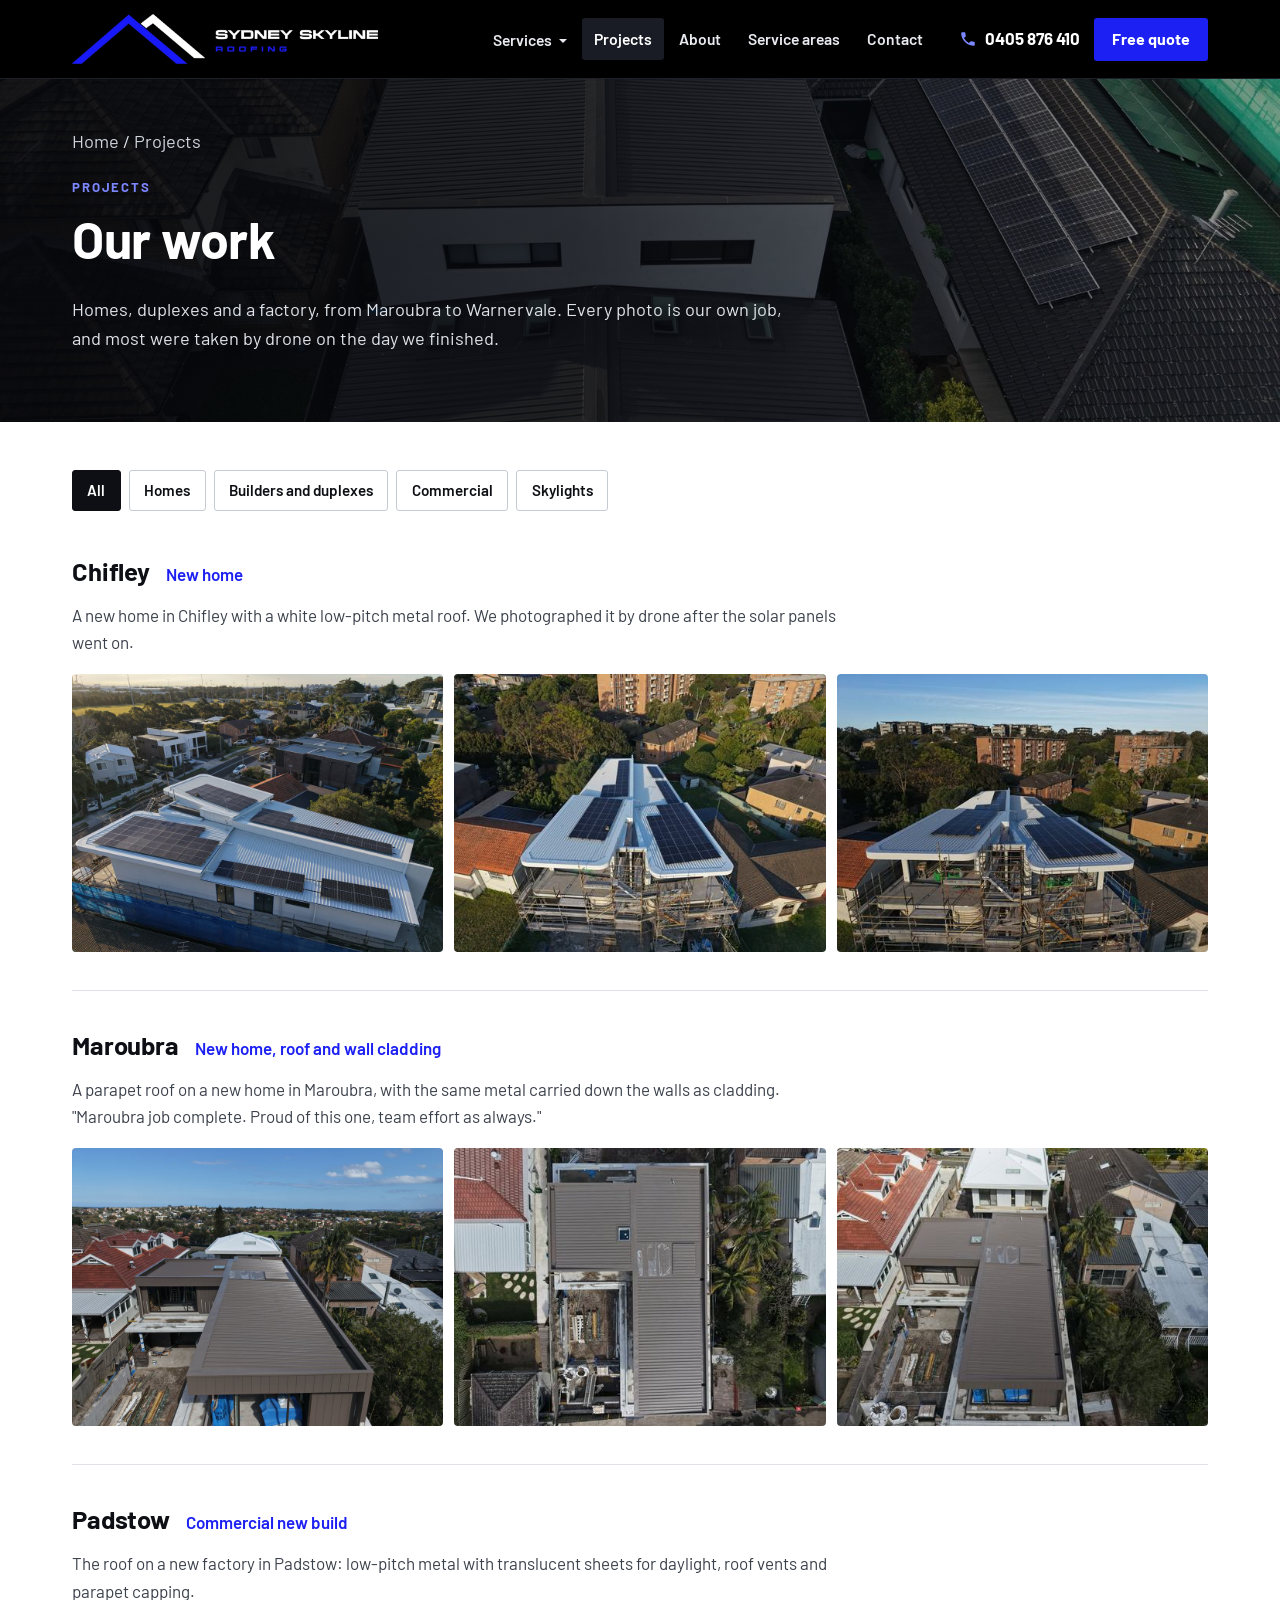
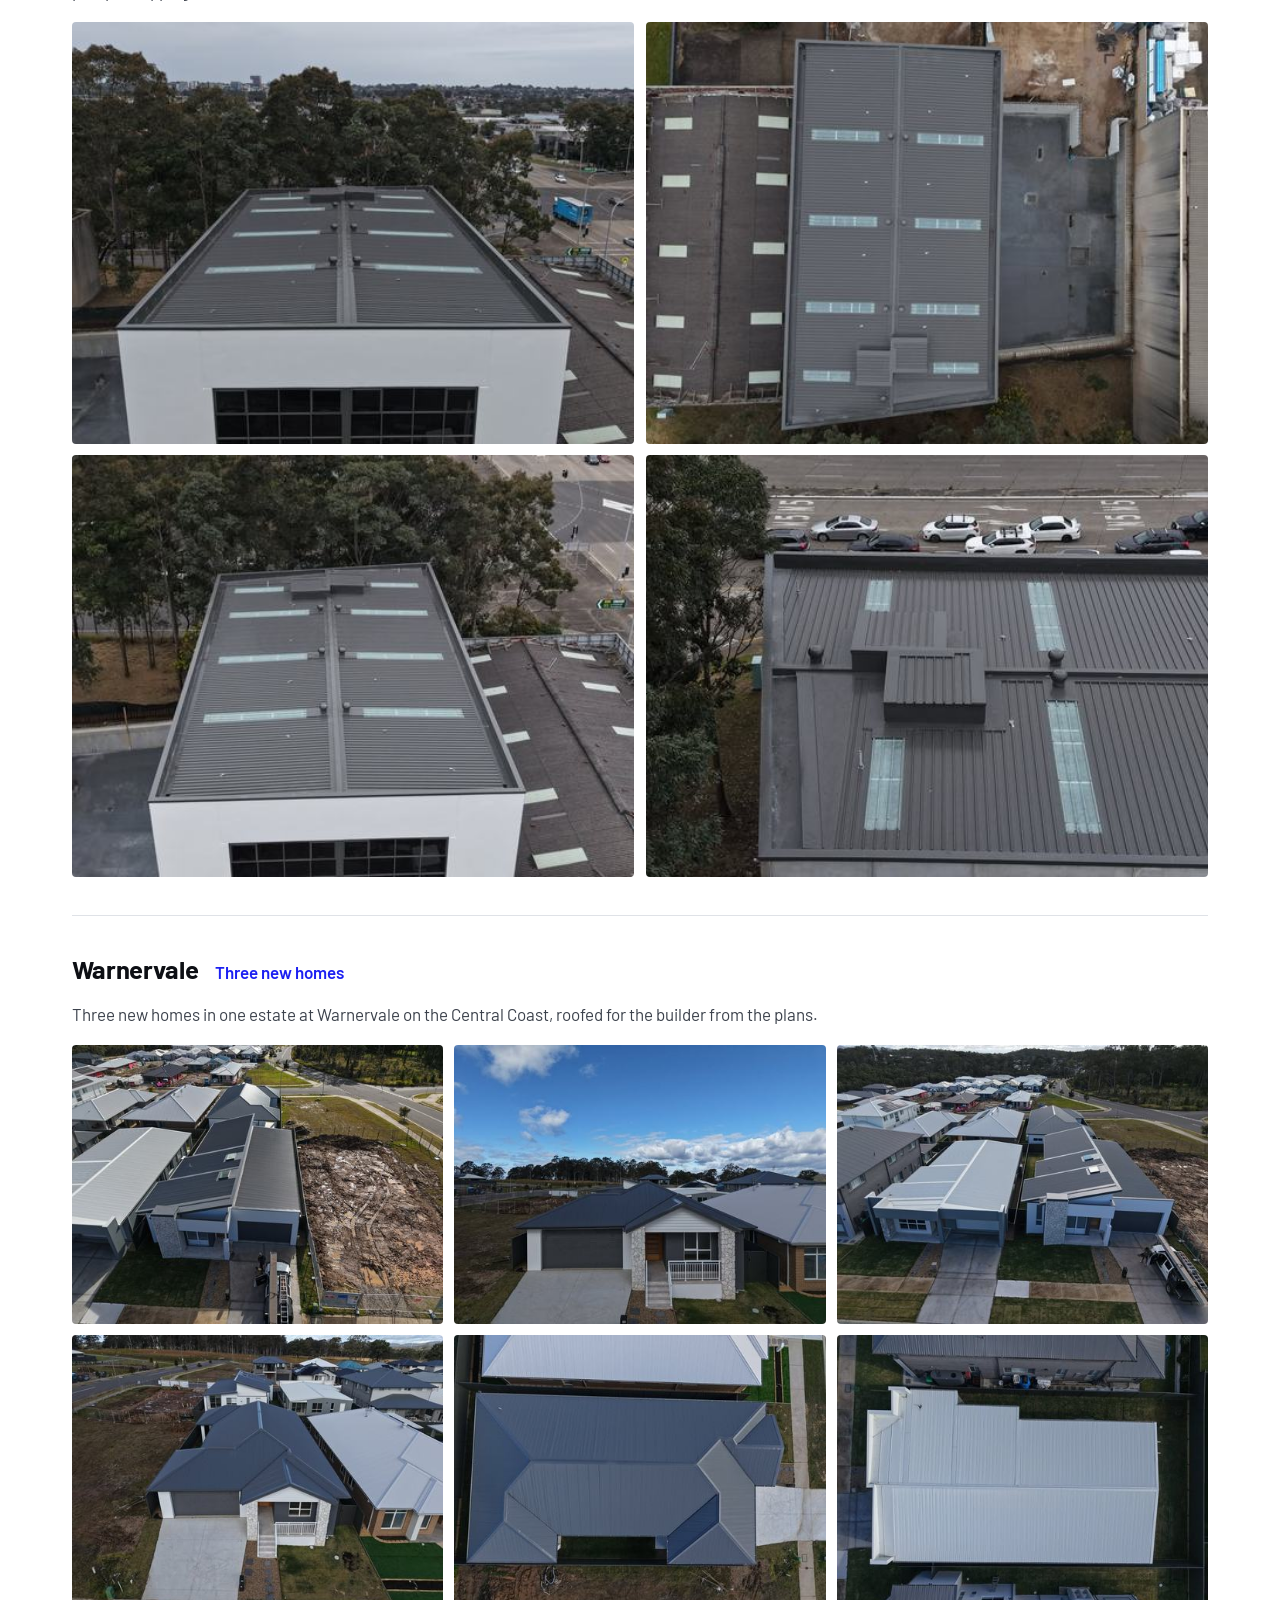
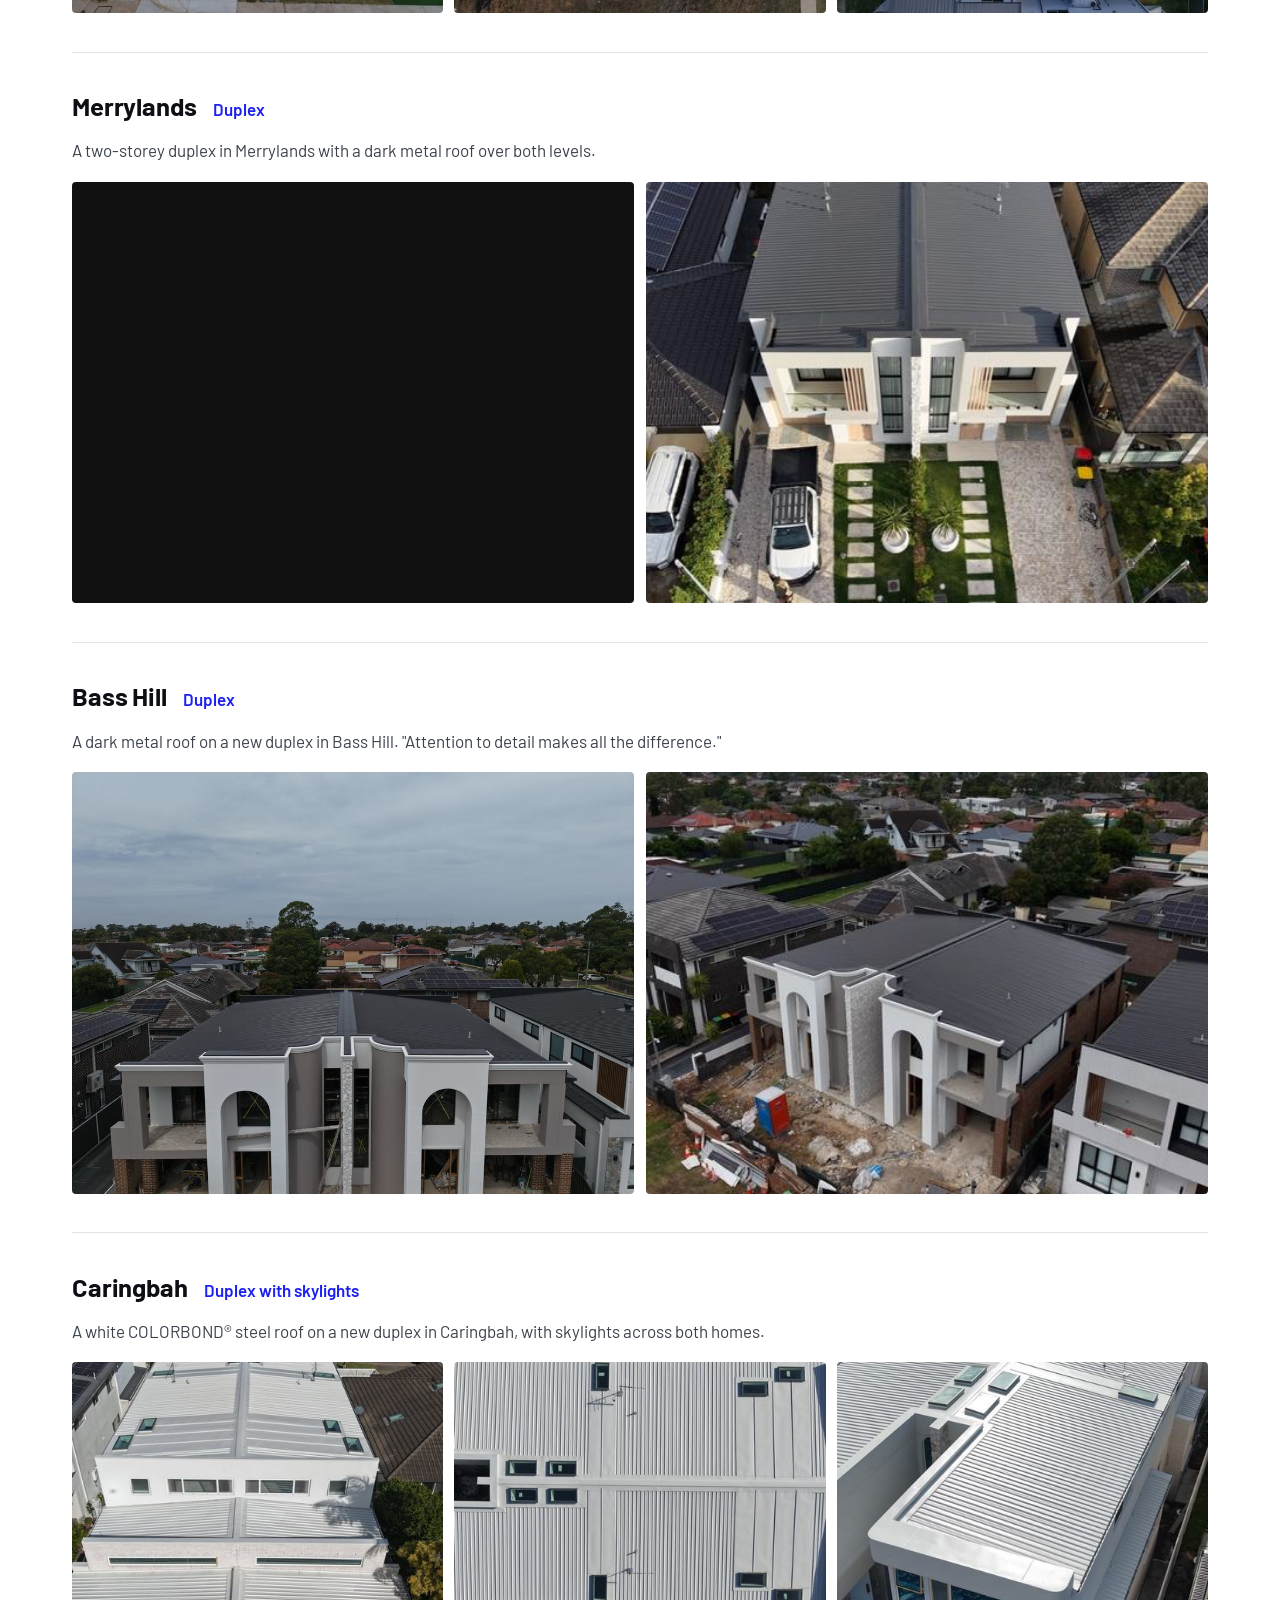
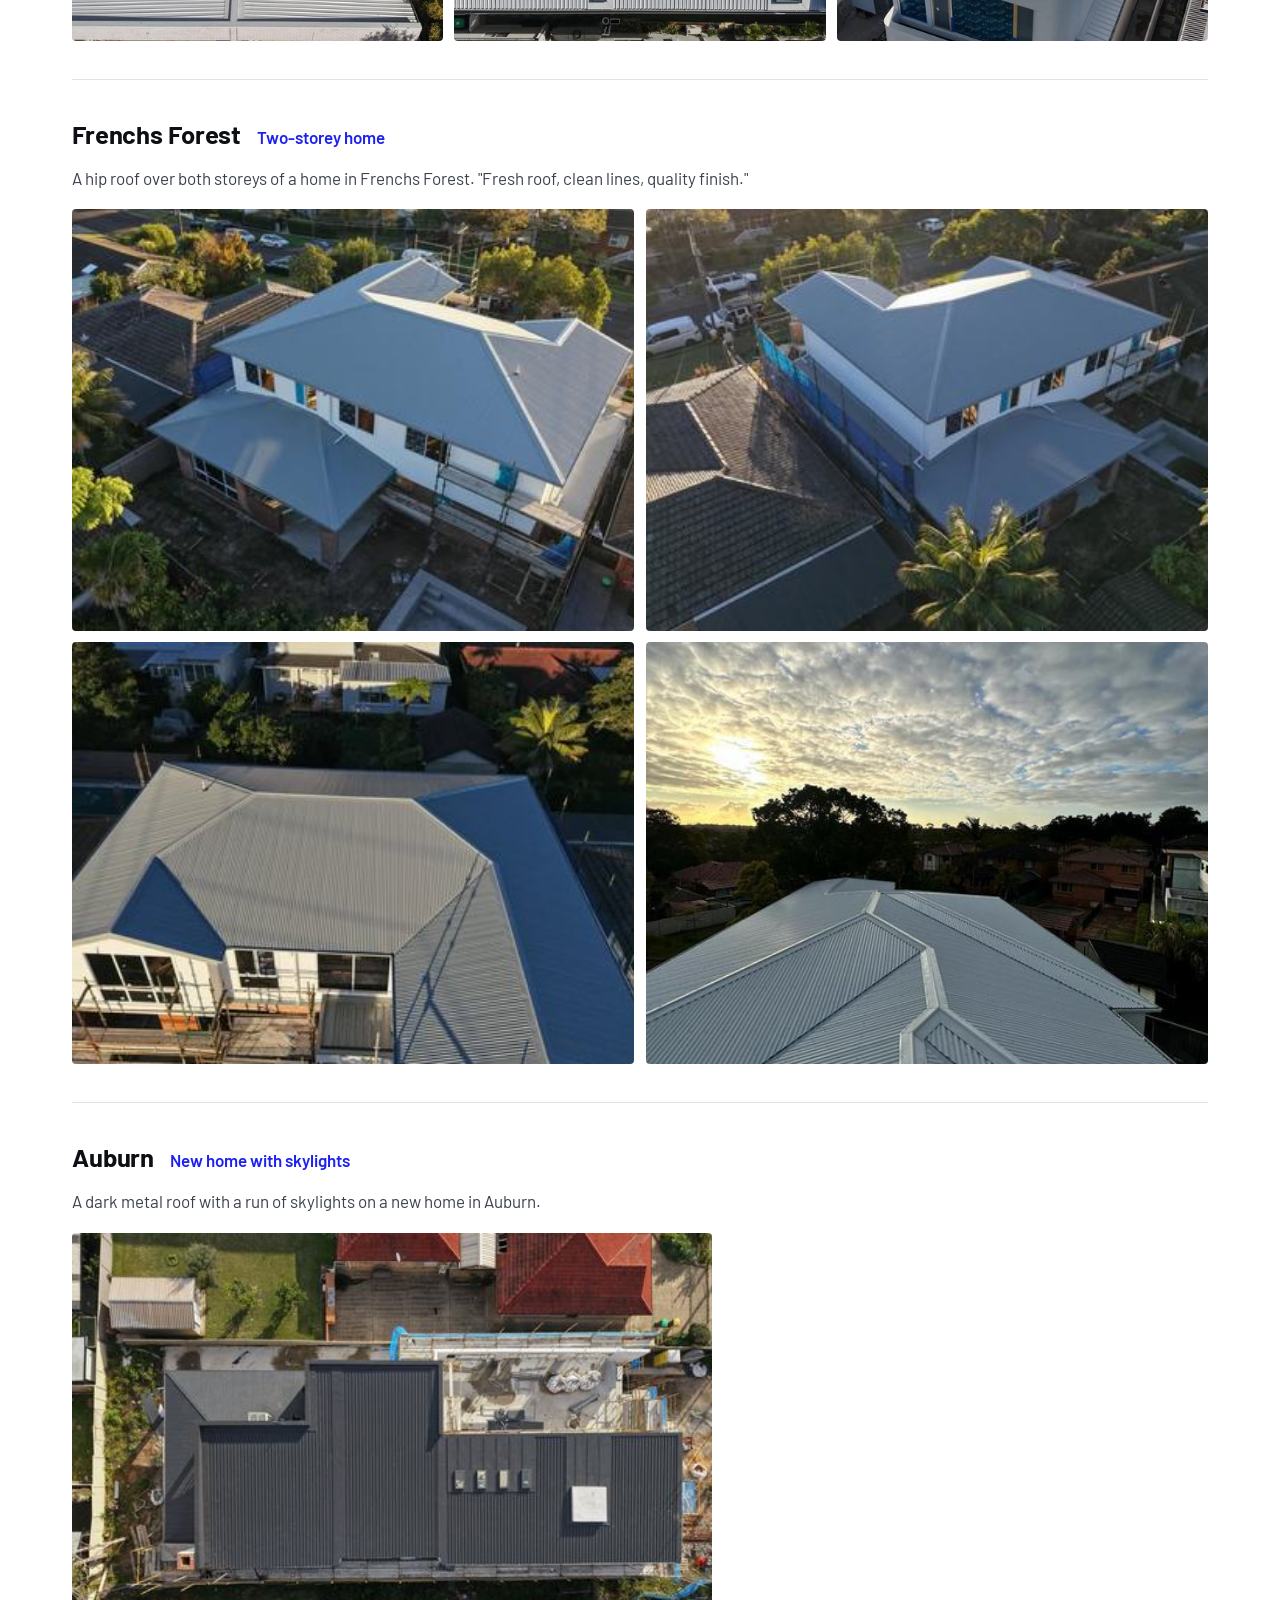
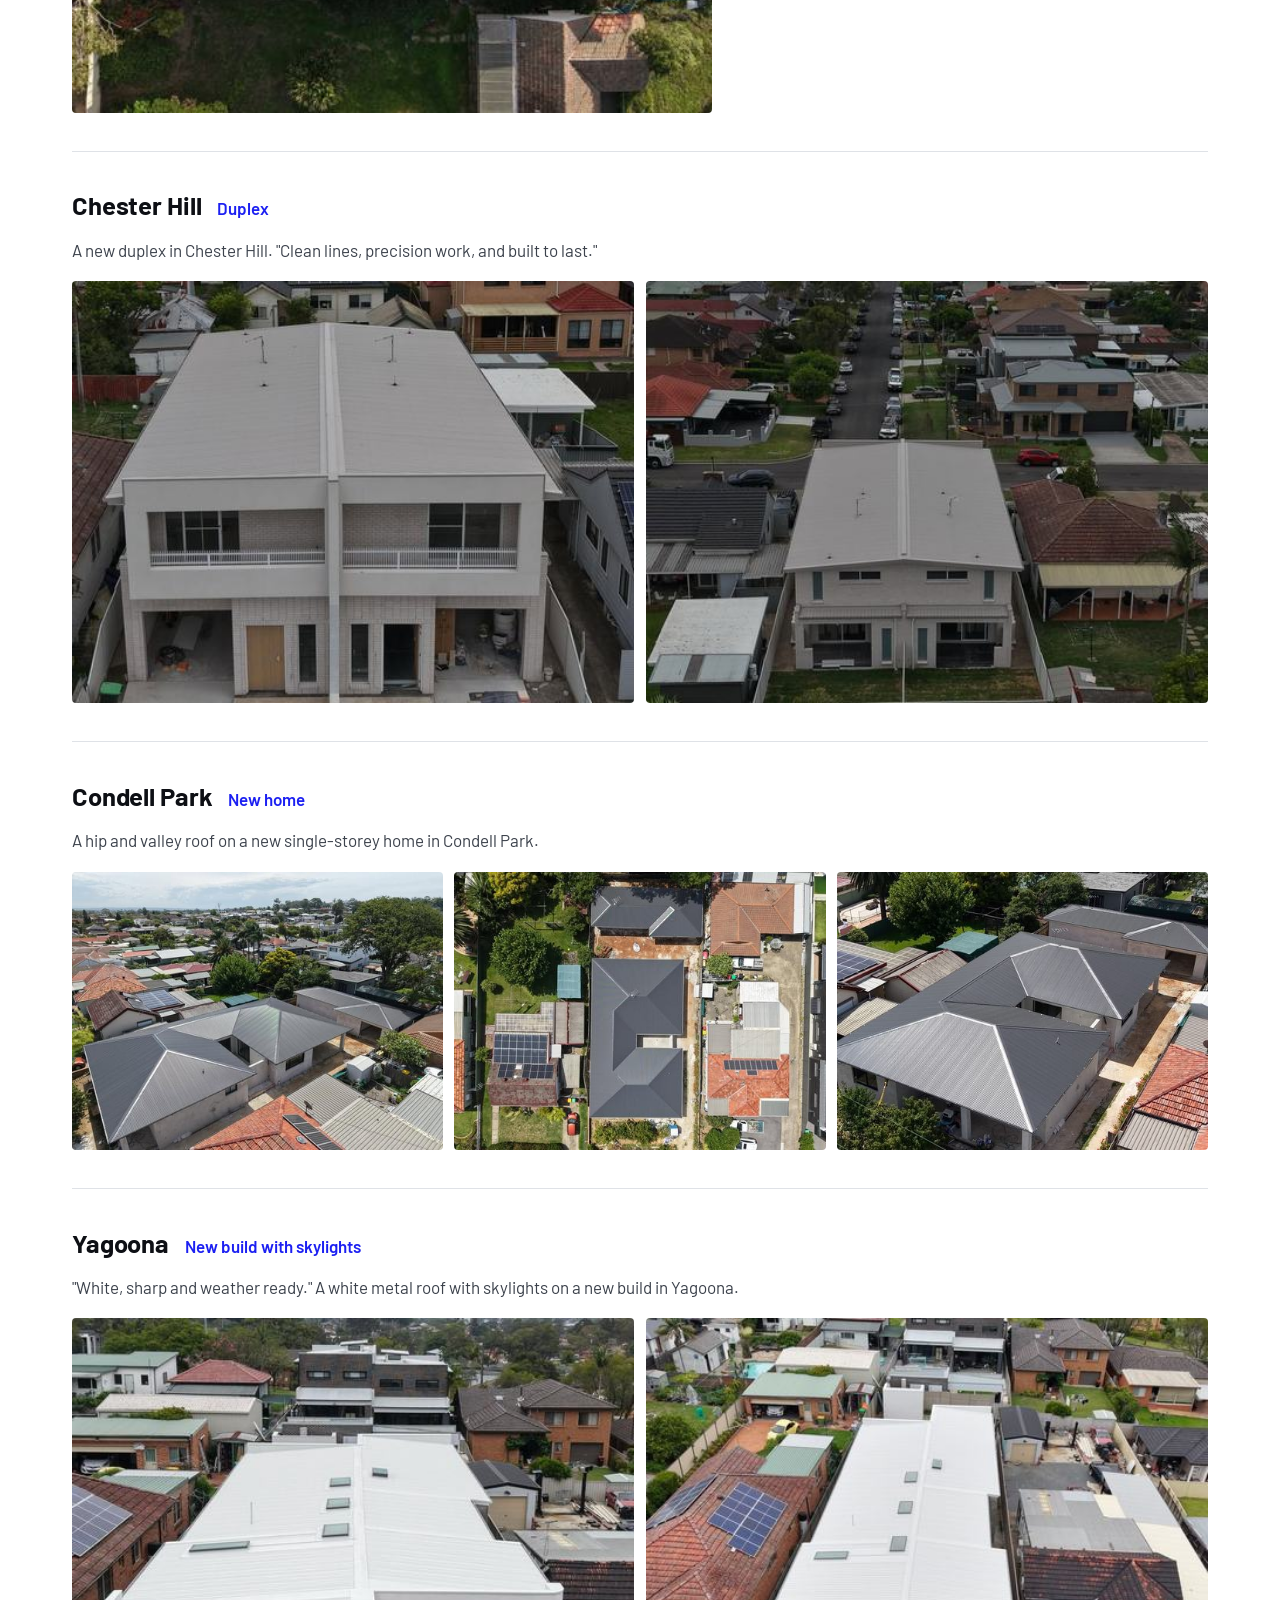
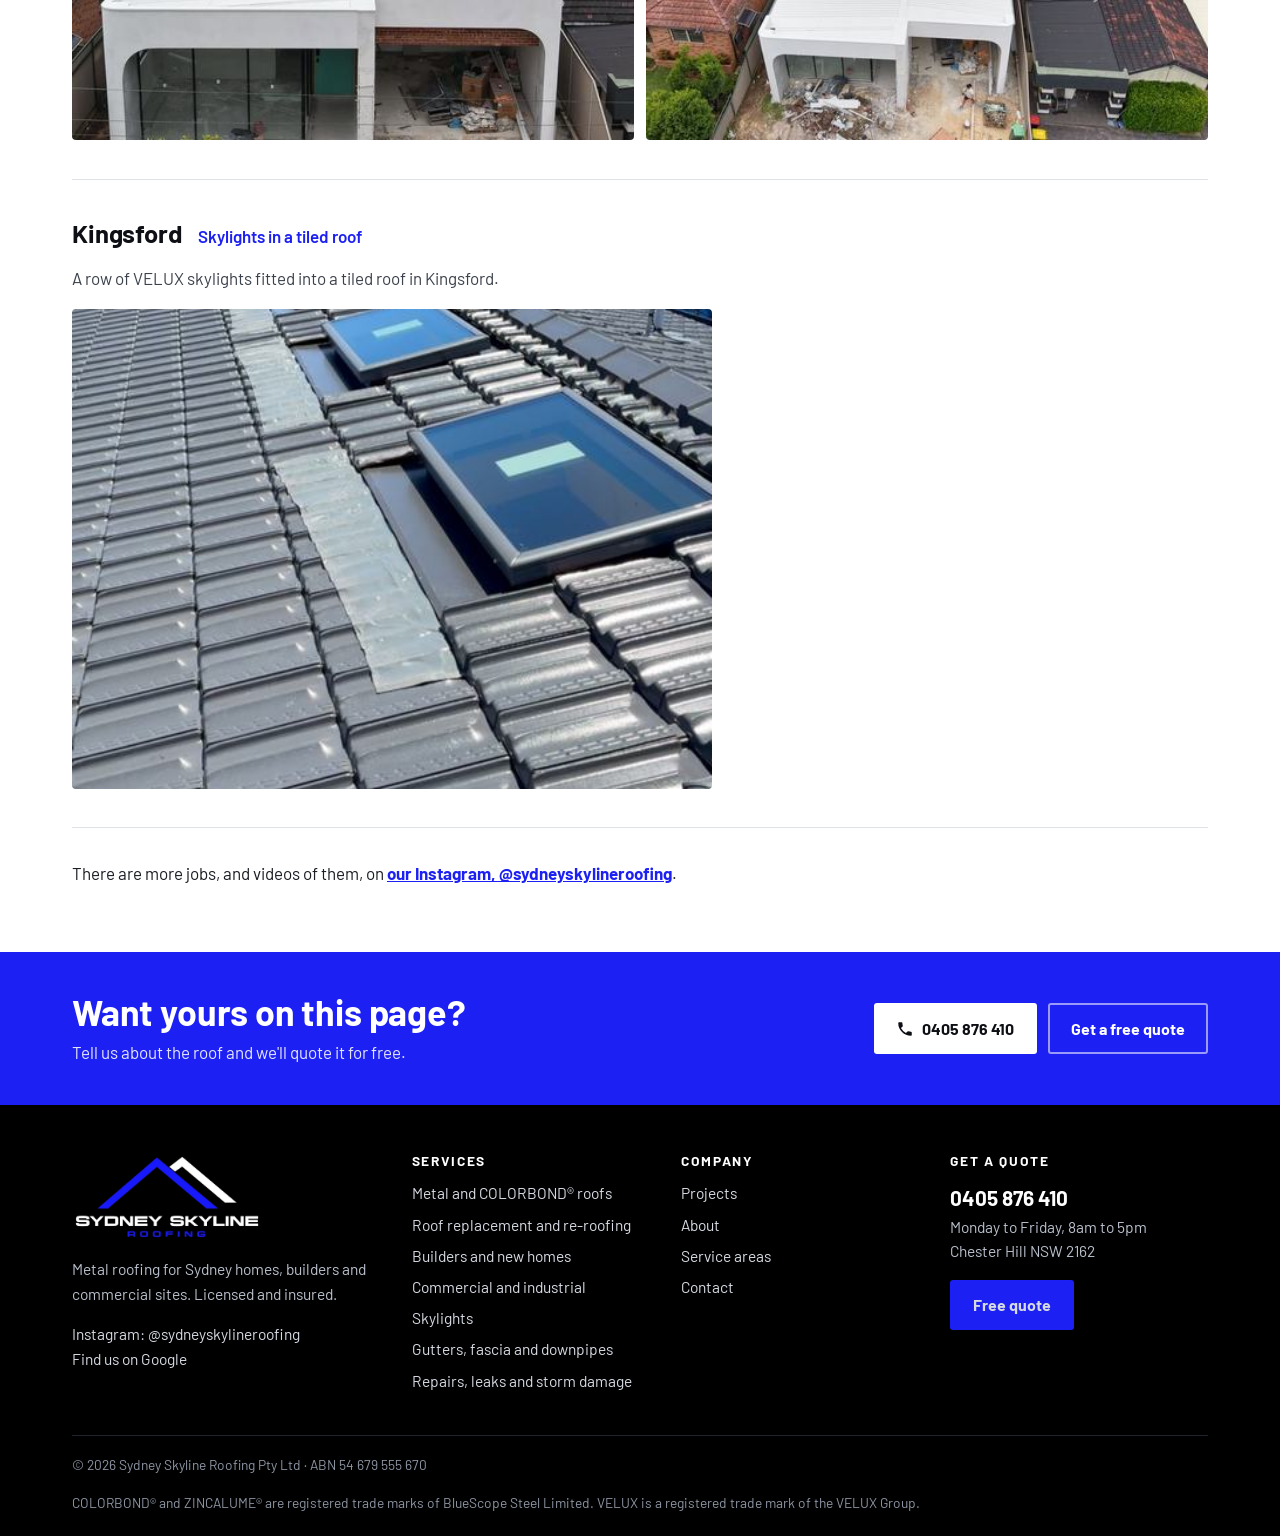
<file: projects.html>
<!doctype html>
<html lang="en-AU">
<head>
<meta charset="utf-8">
<meta name="viewport" content="width=device-width, initial-scale=1">
<title>Roofing Projects | Sydney Skyline Roofing</title>
<meta name="description" content="Photos of finished roofs by Sydney Skyline Roofing: new homes, duplexes, a factory and skylights in Maroubra, Chifley, Padstow, Merrylands, Bass Hill, Caringbah and more.">

<meta property="og:type" content="website">
<meta property="og:site_name" content="Sydney Skyline Roofing">
<meta property="og:title" content="Roofing Projects | Sydney Skyline Roofing">
<meta property="og:description" content="Photos of finished roofs by Sydney Skyline Roofing: new homes, duplexes, a factory and skylights in Maroubra, Chifley, Padstow, Merrylands, Bass Hill, Caringbah and more.">
<meta property="og:locale" content="en_AU">

<meta name="robots" content="noindex, nofollow">
<meta name="theme-color" content="#000000">
<meta name="format-detection" content="telephone=no">
<link rel="icon" href="img/favicon.png" type="image/png">
<link rel="apple-touch-icon" href="img/apple-touch-icon.png">
<link rel="preconnect" href="https://fonts.googleapis.com">
<link rel="preconnect" href="https://fonts.gstatic.com" crossorigin>
<link href="https://fonts.googleapis.com/css2?family=Barlow:wght@400;500;600;700&display=swap" rel="stylesheet">
<link rel="stylesheet" href="css/style.css">

</head>
<body>
<a class="skip" href="#main">Skip to content</a>
<header class="site-header"><div class="wrap">
  <a class="brand" href="index.html" aria-label="Sydney Skyline Roofing home"><img src="img/logo.png" width="306" height="50" alt="Sydney Skyline Roofing"></a>
  <nav class="nav" id="nav" aria-label="Main"><div class="has-sub"><a href="services.html">Services</a><div class="sub"><a href="metal-roofing.html">Metal and COLORBOND&reg; roofs</a><a href="roof-replacement.html">Roof replacement and re-roofing</a><a href="new-builds.html">Builders and new homes</a><a href="commercial-roofing.html">Commercial and industrial</a><a href="skylights.html">Skylights</a><a href="gutters-fascia-downpipes.html">Gutters, fascia and downpipes</a><a href="roof-repairs.html">Repairs, leaks and storm damage</a></div></div><a href="projects.html" aria-current="page">Projects</a><a href="about.html">About</a><a href="service-areas.html">Service areas</a><a href="contact.html">Contact</a></nav>
  <div class="header-cta">
    <a class="header-phone" href="tel:+61405876410" aria-label="Call 0405 876 410"><svg viewBox="0 0 24 24" fill="currentColor" aria-hidden="true"><path d="M6.62 10.79a15.05 15.05 0 0 0 6.59 6.59l2.2-2.2a1 1 0 0 1 1.02-.24c1.12.37 2.33.57 3.57.57a1 1 0 0 1 1 1V20a1 1 0 0 1-1 1A17 17 0 0 1 3 4a1 1 0 0 1 1-1h3.5a1 1 0 0 1 1 1c0 1.25.2 2.45.57 3.57a1 1 0 0 1-.25 1.02l-2.2 2.2z"/></svg><span>0405 876 410</span></a>
    <a class="btn btn-blue" href="contact.html#quote">Free quote</a>
    <button class="menu-btn" type="button" aria-controls="nav" aria-expanded="false" aria-label="Menu"><svg viewBox="0 0 24 24" fill="none" stroke="currentColor" stroke-width="2" stroke-linecap="round" aria-hidden="true"><path d="M3 6h18M3 12h18M3 18h18"/></svg></button>
  </div>
</div></header>
<main id="main">

<section class="page-head">
  <div class="hero-bg"><img src="img/merrylands-1-1600.jpg" srcset="img/merrylands-1-960.jpg 960w, img/merrylands-1-1600.jpg 1600w, img/merrylands-1-2400.jpg 2400w" sizes="100vw" width="1600" height="1197" alt="" fetchpriority="high"></div>
  <div class="wrap"><p class="crumbs"><a href="index.html">Home</a> / <a href="projects.html">Projects</a></p><span class="label">Projects</span><h1>Our work</h1><p>Homes, duplexes and a factory, from Maroubra to Warnervale. Every photo is our own job, and most were taken by drone on the day we finished.</p></div>
</section>
<section class="section tight"><div class="wrap">
  <div class="filter" role="group" aria-label="Filter projects">
    <button type="button" data-kind="all" aria-pressed="true">All</button>
    <button type="button" data-kind="residential" aria-pressed="false">Homes</button>
    <button type="button" data-kind="builders" aria-pressed="false">Builders and duplexes</button>
    <button type="button" data-kind="commercial" aria-pressed="false">Commercial</button>
    <button type="button" data-kind="skylights" aria-pressed="false">Skylights</button>
  </div>
  
<article class="project" id="chifley" data-kind="residential">
  <div class="project-head"><h2>Chifley</h2><span class="type">New home</span></div>
  <p>A new home in Chifley with a white low-pitch metal roof. We photographed it by drone after the solar panels went on.</p>
  <div class="gallery"><button type="button" data-full="img/chifley-1-2400.jpg" data-cap="Chifley: finished roof at sunset" data-group="chifley" aria-label="Open photo: Chifley: finished roof at sunset"><img src="img/chifley-1-1600.jpg" srcset="img/chifley-1-960.jpg 960w, img/chifley-1-1600.jpg 1600w, img/chifley-1-2400.jpg 2400w" sizes="(max-width:520px) 100vw, (max-width:1060px) 50vw, 380px" width="1600" height="1200" alt="Chifley: finished roof at sunset" loading="lazy" decoding="async"></button><button type="button" data-full="img/chifley-2-1080.jpg" data-cap="Chifley: front of the home" data-group="chifley" aria-label="Open photo: Chifley: front of the home"><img src="img/chifley-2-960.jpg" srcset="img/chifley-2-480.jpg 480w, img/chifley-2-960.jpg 960w, img/chifley-2-1080.jpg 1080w" sizes="(max-width:520px) 100vw, (max-width:1060px) 50vw, 380px" width="960" height="720" alt="Chifley: front of the home" loading="lazy" decoding="async"></button><button type="button" data-full="img/chifley-3-1080.jpg" data-cap="Chifley: front, from lower down" data-group="chifley" aria-label="Open photo: Chifley: front, from lower down"><img src="img/chifley-3-960.jpg" srcset="img/chifley-3-480.jpg 480w, img/chifley-3-960.jpg 960w, img/chifley-3-1080.jpg 1080w" sizes="(max-width:520px) 100vw, (max-width:1060px) 50vw, 380px" width="960" height="720" alt="Chifley: front, from lower down" loading="lazy" decoding="async"></button></div>
</article>
<article class="project" id="maroubra" data-kind="residential">
  <div class="project-head"><h2>Maroubra</h2><span class="type">New home, roof and wall cladding</span></div>
  <p>A parapet roof on a new home in Maroubra, with the same metal carried down the walls as cladding. "Maroubra job complete. Proud of this one, team effort as always."</p>
  <div class="gallery"><button type="button" data-full="img/maroubra-1-2400.jpg" data-cap="Maroubra: roof and cladding, looking to the coast" data-group="maroubra" aria-label="Open photo: Maroubra: roof and cladding, looking to the coast"><img src="img/maroubra-1-1600.jpg" srcset="img/maroubra-1-960.jpg 960w, img/maroubra-1-1600.jpg 1600w, img/maroubra-1-2400.jpg 2400w" sizes="(max-width:520px) 100vw, (max-width:1060px) 50vw, 380px" width="1600" height="1200" alt="Maroubra: roof and cladding, looking to the coast" loading="lazy" decoding="async"></button><button type="button" data-full="img/maroubra-2-1080.jpg" data-cap="Maroubra from directly above" data-group="maroubra" aria-label="Open photo: Maroubra from directly above"><img src="img/maroubra-2-960.jpg" srcset="img/maroubra-2-480.jpg 480w, img/maroubra-2-960.jpg 960w, img/maroubra-2-1080.jpg 1080w" sizes="(max-width:520px) 100vw, (max-width:1060px) 50vw, 380px" width="960" height="720" alt="Maroubra from directly above" loading="lazy" decoding="async"></button><button type="button" data-full="img/maroubra-3-1080.jpg" data-cap="Maroubra: full length of the roof" data-group="maroubra" aria-label="Open photo: Maroubra: full length of the roof"><img src="img/maroubra-3-960.jpg" srcset="img/maroubra-3-480.jpg 480w, img/maroubra-3-960.jpg 960w, img/maroubra-3-1080.jpg 1080w" sizes="(max-width:520px) 100vw, (max-width:1060px) 50vw, 380px" width="960" height="720" alt="Maroubra: full length of the roof" loading="lazy" decoding="async"></button></div>
</article>
<article class="project" id="padstow" data-kind="commercial">
  <div class="project-head"><h2>Padstow</h2><span class="type">Commercial new build</span></div>
  <p>The roof on a new factory in Padstow: low-pitch metal with translucent sheets for daylight, roof vents and parapet capping.</p>
  <div class="gallery two"><button type="button" data-full="img/padstow-1-1600.jpg" data-cap="Padstow: new factory roof" data-group="padstow" aria-label="Open photo: Padstow: new factory roof"><img src="img/padstow-1-960.jpg" srcset="img/padstow-1-480.jpg 480w, img/padstow-1-960.jpg 960w, img/padstow-1-1600.jpg 1600w" sizes="(max-width:520px) 100vw, (max-width:1060px) 50vw, 380px" width="960" height="720" alt="Padstow: new factory roof" loading="lazy" decoding="async"></button><button type="button" data-full="img/padstow-2-1080.jpg" data-cap="Padstow from directly above" data-group="padstow" aria-label="Open photo: Padstow from directly above"><img src="img/padstow-2-960.jpg" srcset="img/padstow-2-480.jpg 480w, img/padstow-2-960.jpg 960w, img/padstow-2-1080.jpg 1080w" sizes="(max-width:520px) 100vw, (max-width:1060px) 50vw, 380px" width="960" height="720" alt="Padstow from directly above" loading="lazy" decoding="async"></button><button type="button" data-full="img/padstow-3-1080.jpg" data-cap="Padstow: translucent sheets and roof vents" data-group="padstow" aria-label="Open photo: Padstow: translucent sheets and roof vents"><img src="img/padstow-3-960.jpg" srcset="img/padstow-3-480.jpg 480w, img/padstow-3-960.jpg 960w, img/padstow-3-1080.jpg 1080w" sizes="(max-width:520px) 100vw, (max-width:1060px) 50vw, 380px" width="960" height="720" alt="Padstow: translucent sheets and roof vents" loading="lazy" decoding="async"></button><button type="button" data-full="img/padstow-4-1080.jpg" data-cap="Padstow: close on the roof" data-group="padstow" aria-label="Open photo: Padstow: close on the roof"><img src="img/padstow-4-960.jpg" srcset="img/padstow-4-480.jpg 480w, img/padstow-4-960.jpg 960w, img/padstow-4-1080.jpg 1080w" sizes="(max-width:520px) 100vw, (max-width:1060px) 50vw, 380px" width="960" height="720" alt="Padstow: close on the roof" loading="lazy" decoding="async"></button></div>
</article>
<article class="project" id="warnervale" data-kind="residential builders">
  <div class="project-head"><h2>Warnervale</h2><span class="type">Three new homes</span></div>
  <p>Three new homes in one estate at Warnervale on the Central Coast, roofed for the builder from the plans.</p>
  <div class="gallery"><button type="button" data-full="img/warnervale-1-1600.jpg" data-cap="Warnervale: one of three new homes" data-group="warnervale" aria-label="Open photo: Warnervale: one of three new homes"><img src="img/warnervale-1-960.jpg" srcset="img/warnervale-1-480.jpg 480w, img/warnervale-1-960.jpg 960w, img/warnervale-1-1600.jpg 1600w" sizes="(max-width:520px) 100vw, (max-width:1060px) 50vw, 380px" width="960" height="720" alt="Warnervale: one of three new homes" loading="lazy" decoding="async"></button><button type="button" data-full="img/warnervale-2-1080.jpg" data-cap="Warnervale from the street" data-group="warnervale" aria-label="Open photo: Warnervale from the street"><img src="img/warnervale-2-960.jpg" srcset="img/warnervale-2-480.jpg 480w, img/warnervale-2-960.jpg 960w, img/warnervale-2-1080.jpg 1080w" sizes="(max-width:520px) 100vw, (max-width:1060px) 50vw, 380px" width="960" height="720" alt="Warnervale from the street" loading="lazy" decoding="async"></button><button type="button" data-full="img/warnervale-3-1080.jpg" data-cap="Warnervale: two of the three roofs" data-group="warnervale" aria-label="Open photo: Warnervale: two of the three roofs"><img src="img/warnervale-3-960.jpg" srcset="img/warnervale-3-480.jpg 480w, img/warnervale-3-960.jpg 960w, img/warnervale-3-1080.jpg 1080w" sizes="(max-width:520px) 100vw, (max-width:1060px) 50vw, 380px" width="960" height="720" alt="Warnervale: two of the three roofs" loading="lazy" decoding="async"></button><button type="button" data-full="img/warnervale-4-1080.jpg" data-cap="Warnervale: neighbouring roofs" data-group="warnervale" aria-label="Open photo: Warnervale: neighbouring roofs"><img src="img/warnervale-4-960.jpg" srcset="img/warnervale-4-480.jpg 480w, img/warnervale-4-960.jpg 960w, img/warnervale-4-1080.jpg 1080w" sizes="(max-width:520px) 100vw, (max-width:1060px) 50vw, 380px" width="960" height="720" alt="Warnervale: neighbouring roofs" loading="lazy" decoding="async"></button><button type="button" data-full="img/warnervale-5-1080.jpg" data-cap="Warnervale from above" data-group="warnervale" aria-label="Open photo: Warnervale from above"><img src="img/warnervale-5-960.jpg" srcset="img/warnervale-5-480.jpg 480w, img/warnervale-5-960.jpg 960w, img/warnervale-5-1080.jpg 1080w" sizes="(max-width:520px) 100vw, (max-width:1060px) 50vw, 380px" width="960" height="720" alt="Warnervale from above" loading="lazy" decoding="async"></button><button type="button" data-full="img/warnervale-6-1080.jpg" data-cap="Warnervale: white roof from above" data-group="warnervale" aria-label="Open photo: Warnervale: white roof from above"><img src="img/warnervale-6-960.jpg" srcset="img/warnervale-6-480.jpg 480w, img/warnervale-6-960.jpg 960w, img/warnervale-6-1080.jpg 1080w" sizes="(max-width:520px) 100vw, (max-width:1060px) 50vw, 380px" width="960" height="720" alt="Warnervale: white roof from above" loading="lazy" decoding="async"></button></div>
</article>
<article class="project" id="merrylands" data-kind="residential builders">
  <div class="project-head"><h2>Merrylands</h2><span class="type">Duplex</span></div>
  <p>A two-storey duplex in Merrylands with a dark metal roof over both levels.</p>
  <div class="gallery two"><button type="button" data-full="img/merrylands-1-2400.jpg" data-cap="Merrylands: duplex from the rear" data-group="merrylands" aria-label="Open photo: Merrylands: duplex from the rear"><img src="img/merrylands-1-1600.jpg" srcset="img/merrylands-1-960.jpg 960w, img/merrylands-1-1600.jpg 1600w, img/merrylands-1-2400.jpg 2400w" sizes="(max-width:520px) 100vw, (max-width:1060px) 50vw, 380px" width="1600" height="1197" alt="Merrylands: duplex from the rear" loading="lazy" decoding="async"></button><button type="button" data-full="img/merrylands-2-720.jpg" data-cap="Merrylands: street side" data-group="merrylands" aria-label="Open photo: Merrylands: street side"><img src="img/merrylands-2-720.jpg" srcset="img/merrylands-2-480.jpg 480w, img/merrylands-2-720.jpg 720w" sizes="(max-width:520px) 100vw, (max-width:1060px) 50vw, 380px" width="720" height="538" alt="Merrylands: street side" loading="lazy" decoding="async"></button></div>
</article>
<article class="project" id="bass-hill" data-kind="residential builders">
  <div class="project-head"><h2>Bass Hill</h2><span class="type">Duplex</span></div>
  <p>A dark metal roof on a new duplex in Bass Hill. "Attention to detail makes all the difference."</p>
  <div class="gallery two"><button type="button" data-full="img/basshill-1-2400.jpg" data-cap="Bass Hill: duplex from the front" data-group="bass-hill" aria-label="Open photo: Bass Hill: duplex from the front"><img src="img/basshill-1-1600.jpg" srcset="img/basshill-1-960.jpg 960w, img/basshill-1-1600.jpg 1600w, img/basshill-1-2400.jpg 2400w" sizes="(max-width:520px) 100vw, (max-width:1060px) 50vw, 380px" width="1600" height="1200" alt="Bass Hill: duplex from the front" loading="lazy" decoding="async"></button><button type="button" data-full="img/basshill-2-720.jpg" data-cap="Bass Hill from the side" data-group="bass-hill" aria-label="Open photo: Bass Hill from the side"><img src="img/basshill-2-720.jpg" srcset="img/basshill-2-480.jpg 480w, img/basshill-2-720.jpg 720w" sizes="(max-width:520px) 100vw, (max-width:1060px) 50vw, 380px" width="720" height="540" alt="Bass Hill from the side" loading="lazy" decoding="async"></button></div>
</article>
<article class="project" id="caringbah" data-kind="residential skylights">
  <div class="project-head"><h2>Caringbah</h2><span class="type">Duplex with skylights</span></div>
  <p>A white COLORBOND&reg; steel roof on a new duplex in Caringbah, with skylights across both homes.</p>
  <div class="gallery"><button type="button" data-full="img/caringbah-1-1080.jpg" data-cap="Caringbah: both homes from the front" data-group="caringbah" aria-label="Open photo: Caringbah: both homes from the front"><img src="img/caringbah-1-960.jpg" srcset="img/caringbah-1-480.jpg 480w, img/caringbah-1-960.jpg 960w, img/caringbah-1-1080.jpg 1080w" sizes="(max-width:520px) 100vw, (max-width:1060px) 50vw, 380px" width="960" height="1280" alt="Caringbah: both homes from the front" loading="lazy" decoding="async"></button><button type="button" data-full="img/caringbah-2-1080.jpg" data-cap="Caringbah from directly above" data-group="caringbah" aria-label="Open photo: Caringbah from directly above"><img src="img/caringbah-2-960.jpg" srcset="img/caringbah-2-480.jpg 480w, img/caringbah-2-960.jpg 960w, img/caringbah-2-1080.jpg 1080w" sizes="(max-width:520px) 100vw, (max-width:1060px) 50vw, 380px" width="960" height="1280" alt="Caringbah from directly above" loading="lazy" decoding="async"></button><button type="button" data-full="img/caringbah-3-720.jpg" data-cap="Caringbah: front corner" data-group="caringbah" aria-label="Open photo: Caringbah: front corner"><img src="img/caringbah-3-720.jpg" srcset="img/caringbah-3-480.jpg 480w, img/caringbah-3-720.jpg 720w" sizes="(max-width:520px) 100vw, (max-width:1060px) 50vw, 380px" width="720" height="960" alt="Caringbah: front corner" loading="lazy" decoding="async"></button></div>
</article>
<article class="project" id="frenchs-forest" data-kind="residential">
  <div class="project-head"><h2>Frenchs Forest</h2><span class="type">Two-storey home</span></div>
  <p>A hip roof over both storeys of a home in Frenchs Forest. "Fresh roof, clean lines, quality finish."</p>
  <div class="gallery two"><button type="button" data-full="img/frenchs-1-1080.jpg" data-cap="Frenchs Forest: two-storey home" data-group="frenchs-forest" aria-label="Open photo: Frenchs Forest: two-storey home"><img src="img/frenchs-1-960.jpg" srcset="img/frenchs-1-480.jpg 480w, img/frenchs-1-960.jpg 960w, img/frenchs-1-1080.jpg 1080w" sizes="(max-width:520px) 100vw, (max-width:1060px) 50vw, 380px" width="960" height="541" alt="Frenchs Forest: two-storey home" loading="lazy" decoding="async"></button><button type="button" data-full="img/frenchs-2-1080.jpg" data-cap="Frenchs Forest from the street side" data-group="frenchs-forest" aria-label="Open photo: Frenchs Forest from the street side"><img src="img/frenchs-2-960.jpg" srcset="img/frenchs-2-480.jpg 480w, img/frenchs-2-960.jpg 960w, img/frenchs-2-1080.jpg 1080w" sizes="(max-width:520px) 100vw, (max-width:1060px) 50vw, 380px" width="960" height="541" alt="Frenchs Forest from the street side" loading="lazy" decoding="async"></button><button type="button" data-full="img/frenchs-3-1080.jpg" data-cap="Frenchs Forest: rear roof" data-group="frenchs-forest" aria-label="Open photo: Frenchs Forest: rear roof"><img src="img/frenchs-3-960.jpg" srcset="img/frenchs-3-480.jpg 480w, img/frenchs-3-960.jpg 960w, img/frenchs-3-1080.jpg 1080w" sizes="(max-width:520px) 100vw, (max-width:1060px) 50vw, 380px" width="960" height="541" alt="Frenchs Forest: rear roof" loading="lazy" decoding="async"></button><button type="button" data-full="img/frenchs-4-1024.jpg" data-cap="Frenchs Forest: ridge at sunrise" data-group="frenchs-forest" aria-label="Open photo: Frenchs Forest: ridge at sunrise"><img src="img/frenchs-4-960.jpg" srcset="img/frenchs-4-480.jpg 480w, img/frenchs-4-960.jpg 960w, img/frenchs-4-1024.jpg 1024w" sizes="(max-width:520px) 100vw, (max-width:1060px) 50vw, 380px" width="960" height="1280" alt="Frenchs Forest: ridge at sunrise" loading="lazy" decoding="async"></button></div>
</article>
<article class="project" id="auburn" data-kind="residential skylights">
  <div class="project-head"><h2>Auburn</h2><span class="type">New home with skylights</span></div>
  <p>A dark metal roof with a run of skylights on a new home in Auburn.</p>
  <div class="gallery one"><button type="button" data-full="img/auburn-1-1600.jpg" data-cap="Auburn: roof from directly above" data-group="auburn" aria-label="Open photo: Auburn: roof from directly above"><img src="img/auburn-1-960.jpg" srcset="img/auburn-1-480.jpg 480w, img/auburn-1-960.jpg 960w, img/auburn-1-1600.jpg 1600w" sizes="(max-width:520px) 100vw, (max-width:1060px) 50vw, 380px" width="960" height="720" alt="Auburn: roof from directly above" loading="lazy" decoding="async"></button></div>
</article>
<article class="project" id="chester-hill" data-kind="residential builders">
  <div class="project-head"><h2>Chester Hill</h2><span class="type">Duplex</span></div>
  <p>A new duplex in Chester Hill. "Clean lines, precision work, and built to last."</p>
  <div class="gallery two"><button type="button" data-full="img/chesterhill-1-1080.jpg" data-cap="Chester Hill: duplex from the front" data-group="chester-hill" aria-label="Open photo: Chester Hill: duplex from the front"><img src="img/chesterhill-1-960.jpg" srcset="img/chesterhill-1-480.jpg 480w, img/chesterhill-1-960.jpg 960w, img/chesterhill-1-1080.jpg 1080w" sizes="(max-width:520px) 100vw, (max-width:1060px) 50vw, 380px" width="960" height="720" alt="Chester Hill: duplex from the front" loading="lazy" decoding="async"></button><button type="button" data-full="img/chesterhill-2-1080.jpg" data-cap="Chester Hill: looking down the street" data-group="chester-hill" aria-label="Open photo: Chester Hill: looking down the street"><img src="img/chesterhill-2-960.jpg" srcset="img/chesterhill-2-480.jpg 480w, img/chesterhill-2-960.jpg 960w, img/chesterhill-2-1080.jpg 1080w" sizes="(max-width:520px) 100vw, (max-width:1060px) 50vw, 380px" width="960" height="720" alt="Chester Hill: looking down the street" loading="lazy" decoding="async"></button></div>
</article>
<article class="project" id="condell-park" data-kind="residential">
  <div class="project-head"><h2>Condell Park</h2><span class="type">New home</span></div>
  <p>A hip and valley roof on a new single-storey home in Condell Park.</p>
  <div class="gallery"><button type="button" data-full="img/condell-1-1080.jpg" data-cap="Condell Park: hip roof" data-group="condell-park" aria-label="Open photo: Condell Park: hip roof"><img src="img/condell-1-960.jpg" srcset="img/condell-1-480.jpg 480w, img/condell-1-960.jpg 960w, img/condell-1-1080.jpg 1080w" sizes="(max-width:520px) 100vw, (max-width:1060px) 50vw, 380px" width="960" height="720" alt="Condell Park: hip roof" loading="lazy" decoding="async"></button><button type="button" data-full="img/condell-2-1080.jpg" data-cap="Condell Park from directly above" data-group="condell-park" aria-label="Open photo: Condell Park from directly above"><img src="img/condell-2-960.jpg" srcset="img/condell-2-480.jpg 480w, img/condell-2-960.jpg 960w, img/condell-2-1080.jpg 1080w" sizes="(max-width:520px) 100vw, (max-width:1060px) 50vw, 380px" width="960" height="720" alt="Condell Park from directly above" loading="lazy" decoding="async"></button><button type="button" data-full="img/condell-3-720.jpg" data-cap="Condell Park: close on the hips" data-group="condell-park" aria-label="Open photo: Condell Park: close on the hips"><img src="img/condell-3-720.jpg" srcset="img/condell-3-480.jpg 480w, img/condell-3-720.jpg 720w" sizes="(max-width:520px) 100vw, (max-width:1060px) 50vw, 380px" width="720" height="540" alt="Condell Park: close on the hips" loading="lazy" decoding="async"></button></div>
</article>
<article class="project" id="yagoona" data-kind="residential skylights builders">
  <div class="project-head"><h2>Yagoona</h2><span class="type">New build with skylights</span></div>
  <p>"White, sharp and weather ready." A white metal roof with skylights on a new build in Yagoona.</p>
  <div class="gallery two"><button type="button" data-full="img/yagoona-1-1080.jpg" data-cap="Yagoona: finished roof" data-group="yagoona" aria-label="Open photo: Yagoona: finished roof"><img src="img/yagoona-1-960.jpg" srcset="img/yagoona-1-480.jpg 480w, img/yagoona-1-960.jpg 960w, img/yagoona-1-1080.jpg 1080w" sizes="(max-width:520px) 100vw, (max-width:1060px) 50vw, 380px" width="960" height="720" alt="Yagoona: finished roof" loading="lazy" decoding="async"></button><button type="button" data-full="img/yagoona-2-720.jpg" data-cap="Yagoona from above" data-group="yagoona" aria-label="Open photo: Yagoona from above"><img src="img/yagoona-2-720.jpg" srcset="img/yagoona-2-480.jpg 480w, img/yagoona-2-720.jpg 720w" sizes="(max-width:520px) 100vw, (max-width:1060px) 50vw, 380px" width="720" height="540" alt="Yagoona from above" loading="lazy" decoding="async"></button></div>
</article>
<article class="project" id="kingsford" data-kind="skylights">
  <div class="project-head"><h2>Kingsford</h2><span class="type">Skylights in a tiled roof</span></div>
  <p>A row of VELUX skylights fitted into a tiled roof in Kingsford.</p>
  <div class="gallery one"><button type="button" data-full="img/kingsford-1-1290.jpg" data-cap="Kingsford: VELUX skylights in a tiled roof" data-group="kingsford" aria-label="Open photo: Kingsford: VELUX skylights in a tiled roof"><img src="img/kingsford-1-960.jpg" srcset="img/kingsford-1-480.jpg 480w, img/kingsford-1-960.jpg 960w, img/kingsford-1-1290.jpg 1290w" sizes="(max-width:520px) 100vw, (max-width:1060px) 50vw, 380px" width="960" height="1707" alt="Kingsford: VELUX skylights in a tiled roof" loading="lazy" decoding="async"></button></div>
</article>
  <p style="margin-top:2rem">There are more jobs, and videos of them, on <a href="https://www.instagram.com/sydneyskylineroofing/" rel="noopener" target="_blank"><b>our Instagram, @sydneyskylineroofing</b></a>.</p>
</div></section>

<section class="cta-band"><div class="wrap">
  <div><h2>Want yours on this page?</h2><p>Tell us about the roof and we'll quote it for free.</p></div>
  <div class="row"><a class="btn btn-white" href="tel:+61405876410"><svg viewBox="0 0 24 24" fill="currentColor" aria-hidden="true"><path d="M6.62 10.79a15.05 15.05 0 0 0 6.59 6.59l2.2-2.2a1 1 0 0 1 1.02-.24c1.12.37 2.33.57 3.57.57a1 1 0 0 1 1 1V20a1 1 0 0 1-1 1A17 17 0 0 1 3 4a1 1 0 0 1 1-1h3.5a1 1 0 0 1 1 1c0 1.25.2 2.45.57 3.57a1 1 0 0 1-.25 1.02l-2.2 2.2z"/></svg> 0405 876 410</a><a class="btn btn-line" href="contact.html#quote">Get a free quote</a></div>
</div></section>

</main>
<footer class="site-footer"><div class="wrap">
  <div class="foot">
    <div>
      <img class="flogo" src="img/logo-stacked.png" width="190" height="88" alt="Sydney Skyline Roofing" loading="lazy">
      <p>Metal roofing for Sydney homes, builders and commercial sites. Licensed and insured.</p>
      <p><a href="https://www.instagram.com/sydneyskylineroofing/" rel="noopener" target="_blank">Instagram: @sydneyskylineroofing</a><br><a href="https://www.google.com/maps/search/?api=1&query=Sydney+Skyline+Roofing+Chester+Hill+NSW" rel="noopener" target="_blank">Find us on Google</a></p>
    </div>
    <div><h4>Services</h4><ul><li><a href="metal-roofing.html">Metal and COLORBOND&reg; roofs</a></li><li><a href="roof-replacement.html">Roof replacement and re-roofing</a></li><li><a href="new-builds.html">Builders and new homes</a></li><li><a href="commercial-roofing.html">Commercial and industrial</a></li><li><a href="skylights.html">Skylights</a></li><li><a href="gutters-fascia-downpipes.html">Gutters, fascia and downpipes</a></li><li><a href="roof-repairs.html">Repairs, leaks and storm damage</a></li></ul></div>
    <div><h4>Company</h4><ul>
      <li><a href="projects.html">Projects</a></li><li><a href="about.html">About</a></li>
      <li><a href="service-areas.html">Service areas</a></li><li><a href="contact.html">Contact</a></li></ul></div>
    <div><h4>Get a quote</h4>
      <p><a class="fphone" href="tel:+61405876410">0405 876 410</a><br>Monday to Friday, 8am to 5pm<br>Chester Hill NSW 2162</p>
      <p><a class="btn btn-blue" href="contact.html#quote">Free quote</a></p></div>
  </div>
  <div class="legal"><span>&copy; 2026 Sydney Skyline Roofing Pty Ltd &middot; ABN 54 679 555 670</span><span>COLORBOND&reg; and ZINCALUME&reg; are registered trade marks of BlueScope Steel Limited. VELUX is a registered trade mark of the VELUX Group.</span></div>
</div></footer>
<div class="callbar"><a href="tel:+61405876410"><svg viewBox="0 0 24 24" fill="currentColor" aria-hidden="true"><path d="M6.62 10.79a15.05 15.05 0 0 0 6.59 6.59l2.2-2.2a1 1 0 0 1 1.02-.24c1.12.37 2.33.57 3.57.57a1 1 0 0 1 1 1V20a1 1 0 0 1-1 1A17 17 0 0 1 3 4a1 1 0 0 1 1-1h3.5a1 1 0 0 1 1 1c0 1.25.2 2.45.57 3.57a1 1 0 0 1-.25 1.02l-2.2 2.2z"/></svg> Call now</a><a class="q" href="contact.html#quote"><svg viewBox="0 0 24 24" fill="none" stroke="currentColor" stroke-width="2" stroke-linecap="round" stroke-linejoin="round" aria-hidden="true"><path d="M14 3H6a2 2 0 0 0-2 2v14a2 2 0 0 0 2 2h12a2 2 0 0 0 2-2V9z"/><path d="M14 3v6h6M8 13h8M8 17h5"/></svg> Free quote</a></div>
<script src="js/main.js" defer></script>
</body>
</html>
</file>
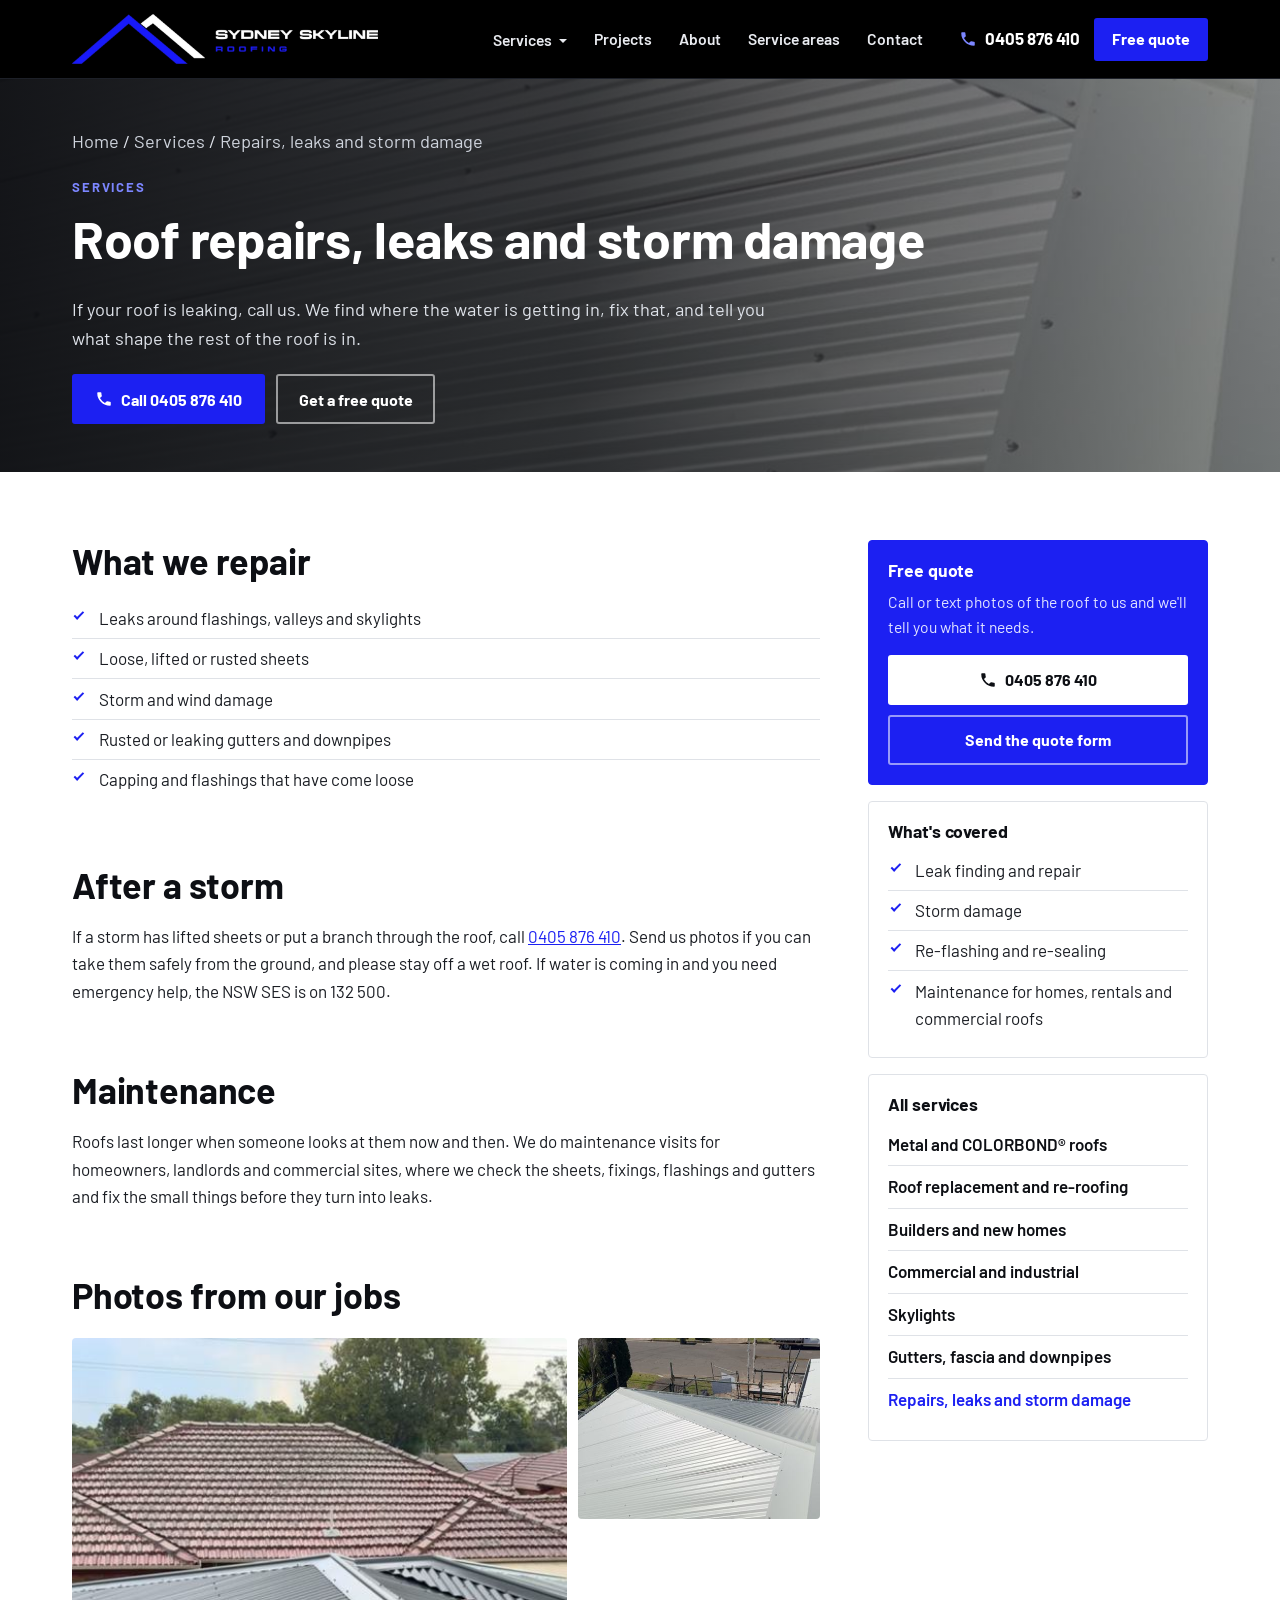
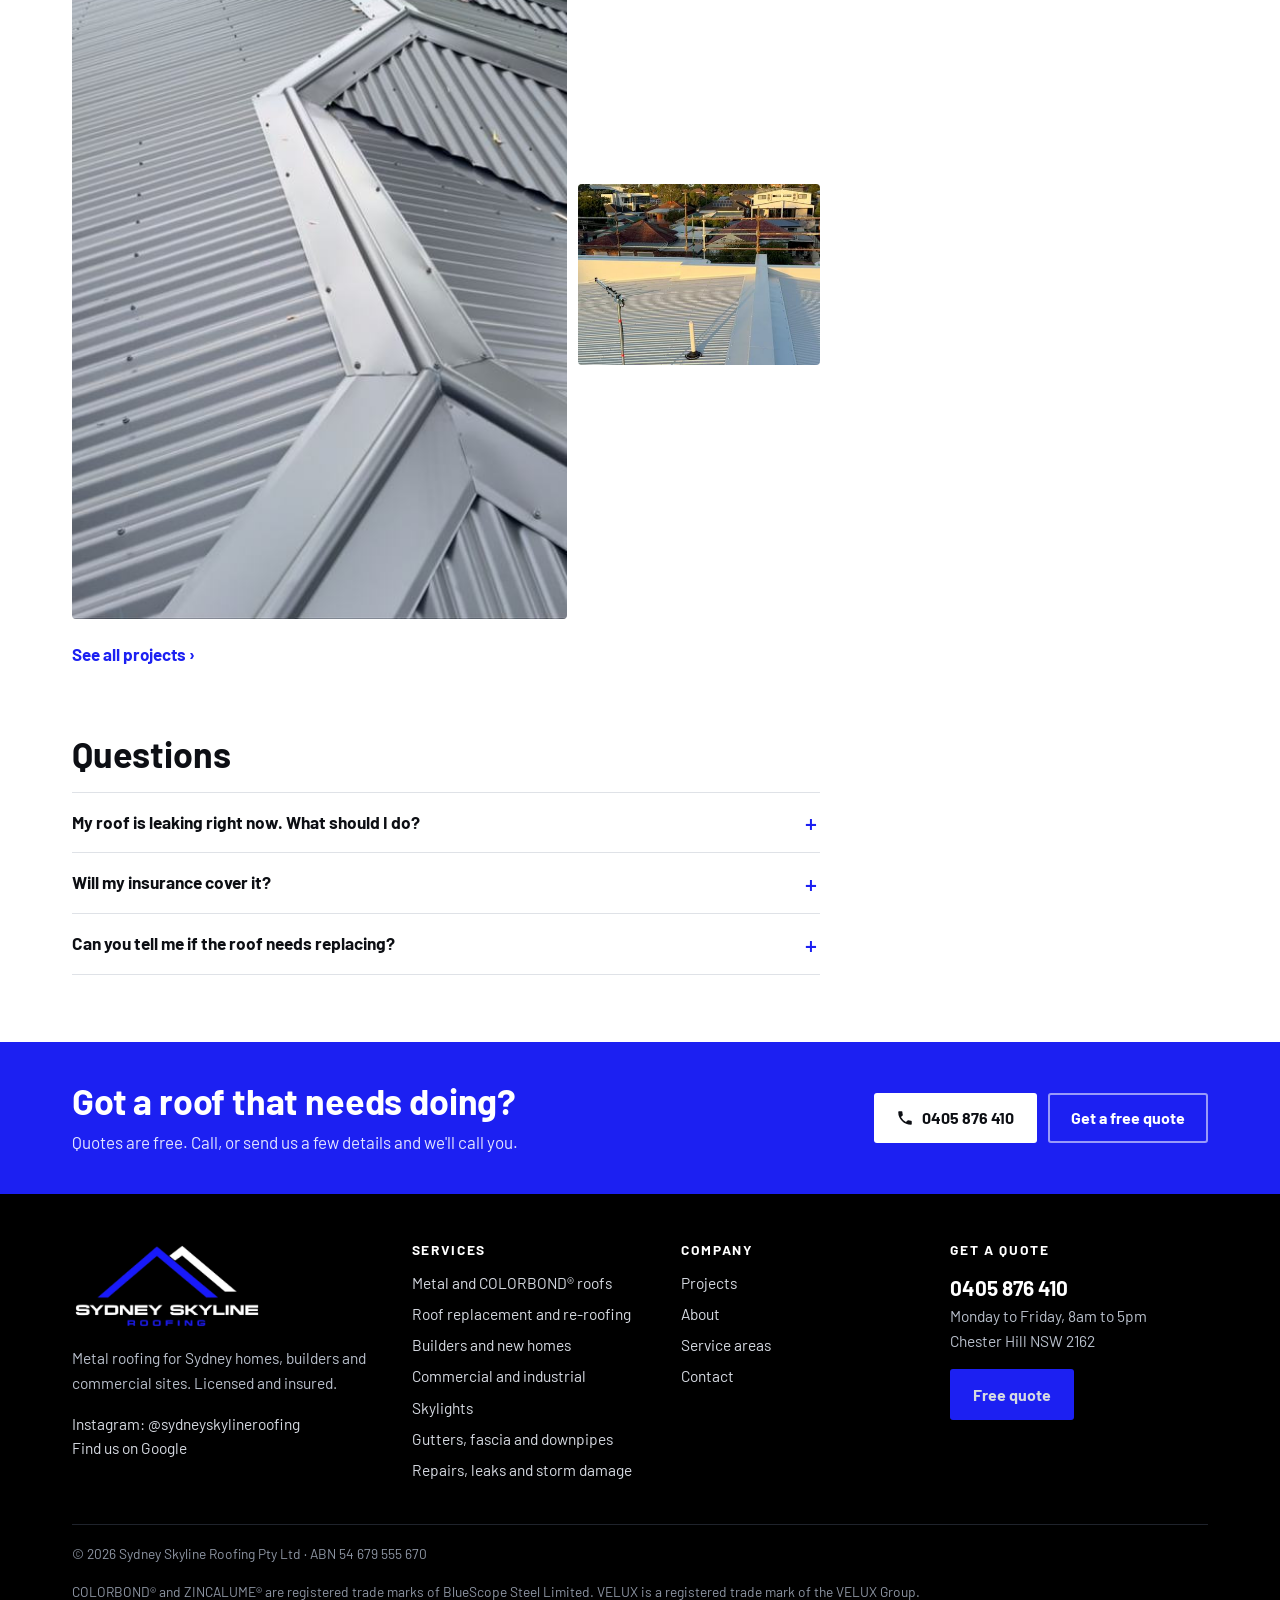
<file: roof-repairs.html>
<!doctype html>
<html lang="en-AU">
<head>
<meta charset="utf-8">
<meta name="viewport" content="width=device-width, initial-scale=1">
<title>Roof Repairs, Leaks and Storm Damage Sydney | Sydney Skyline Roofing</title>
<meta name="description" content="Leaking roof or storm damage in Sydney? Sydney Skyline Roofing finds the leak and fixes it: flashings, sheets, gutters and skylights. Call 0405 876 410.">

<meta property="og:type" content="website">
<meta property="og:site_name" content="Sydney Skyline Roofing">
<meta property="og:title" content="Roof Repairs, Leaks and Storm Damage Sydney | Sydney Skyline Roofing">
<meta property="og:description" content="Leaking roof or storm damage in Sydney? Sydney Skyline Roofing finds the leak and fixes it: flashings, sheets, gutters and skylights. Call 0405 876 410.">
<meta property="og:locale" content="en_AU">

<meta name="robots" content="noindex, nofollow">
<meta name="theme-color" content="#000000">
<meta name="format-detection" content="telephone=no">
<link rel="icon" href="img/favicon.png" type="image/png">
<link rel="apple-touch-icon" href="img/apple-touch-icon.png">
<link rel="preconnect" href="https://fonts.googleapis.com">
<link rel="preconnect" href="https://fonts.gstatic.com" crossorigin>
<link href="https://fonts.googleapis.com/css2?family=Barlow:wght@400;500;600;700&display=swap" rel="stylesheet">
<link rel="stylesheet" href="css/style.css">
<script type="application/ld+json">{"@context": "https://schema.org", "@type": "Service", "name": "Roof repairs, leaks and storm damage", "serviceType": "Roof Repairs, Leaks and Storm Damage Sydney", "areaServed": "Sydney NSW", "provider": {"@type": "RoofingContractor", "name": "Sydney Skyline Roofing", "telephone": "+61405876410"}}</script><script type="application/ld+json">{"@context": "https://schema.org", "@type": "FAQPage", "mainEntity": [{"@type": "Question", "name": "My roof is leaking right now. What should I do?", "acceptedAnswer": {"@type": "Answer", "text": "Put a bucket under it, move what you can, and call or text us on 0405 876 410. We're open Monday to Friday, 8am to 5pm. Outside those hours, text us photos and we'll get back to you as soon as we can."}}, {"@type": "Question", "name": "Will my insurance cover it?", "acceptedAnswer": {"@type": "Answer", "text": "That depends on your policy. We can give you a written quote and photos of the damage to send to your insurer."}}, {"@type": "Question", "name": "Can you tell me if the roof needs replacing?", "acceptedAnswer": {"@type": "Answer", "text": "Yes. While we are up there we look at the whole roof, and we'll tell you if a repair will hold or if it's time to plan for a new one."}}]}</script>
</head>
<body>
<a class="skip" href="#main">Skip to content</a>
<header class="site-header"><div class="wrap">
  <a class="brand" href="index.html" aria-label="Sydney Skyline Roofing home"><img src="img/logo.png" width="306" height="50" alt="Sydney Skyline Roofing"></a>
  <nav class="nav" id="nav" aria-label="Main"><div class="has-sub"><a href="services.html">Services</a><div class="sub"><a href="metal-roofing.html">Metal and COLORBOND&reg; roofs</a><a href="roof-replacement.html">Roof replacement and re-roofing</a><a href="new-builds.html">Builders and new homes</a><a href="commercial-roofing.html">Commercial and industrial</a><a href="skylights.html">Skylights</a><a href="gutters-fascia-downpipes.html">Gutters, fascia and downpipes</a><a href="roof-repairs.html" aria-current=page>Repairs, leaks and storm damage</a></div></div><a href="projects.html">Projects</a><a href="about.html">About</a><a href="service-areas.html">Service areas</a><a href="contact.html">Contact</a></nav>
  <div class="header-cta">
    <a class="header-phone" href="tel:+61405876410" aria-label="Call 0405 876 410"><svg viewBox="0 0 24 24" fill="currentColor" aria-hidden="true"><path d="M6.62 10.79a15.05 15.05 0 0 0 6.59 6.59l2.2-2.2a1 1 0 0 1 1.02-.24c1.12.37 2.33.57 3.57.57a1 1 0 0 1 1 1V20a1 1 0 0 1-1 1A17 17 0 0 1 3 4a1 1 0 0 1 1-1h3.5a1 1 0 0 1 1 1c0 1.25.2 2.45.57 3.57a1 1 0 0 1-.25 1.02l-2.2 2.2z"/></svg><span>0405 876 410</span></a>
    <a class="btn btn-blue" href="contact.html#quote">Free quote</a>
    <button class="menu-btn" type="button" aria-controls="nav" aria-expanded="false" aria-label="Menu"><svg viewBox="0 0 24 24" fill="none" stroke="currentColor" stroke-width="2" stroke-linecap="round" aria-hidden="true"><path d="M3 6h18M3 12h18M3 18h18"/></svg></button>
  </div>
</div></header>
<main id="main">

<section class="page-head">
  <div class="hero-bg"><img src="img/doonside-1-960.jpg" srcset="img/doonside-1-480.jpg 480w, img/doonside-1-960.jpg 960w, img/doonside-1-1290.jpg 1290w" sizes="100vw" width="960" height="1707" alt="" fetchpriority="high"></div>
  <div class="wrap"><p class="crumbs"><a href="index.html">Home</a> / <a href="services.html">Services</a> / <a href="roof-repairs.html">Repairs, leaks and storm damage</a></p><span class="label">Services</span><h1>Roof repairs, leaks and storm damage</h1><p>If your roof is leaking, call us. We find where the water is getting in, fix that, and tell you what shape the rest of the roof is in.</p><div class="hero-ctas"><a class="btn btn-blue" href="tel:+61405876410"><svg viewBox="0 0 24 24" fill="currentColor" aria-hidden="true"><path d="M6.62 10.79a15.05 15.05 0 0 0 6.59 6.59l2.2-2.2a1 1 0 0 1 1.02-.24c1.12.37 2.33.57 3.57.57a1 1 0 0 1 1 1V20a1 1 0 0 1-1 1A17 17 0 0 1 3 4a1 1 0 0 1 1-1h3.5a1 1 0 0 1 1 1c0 1.25.2 2.45.57 3.57a1 1 0 0 1-.25 1.02l-2.2 2.2z"/></svg> Call 0405 876 410</a><a class="btn btn-line" href="contact.html#quote">Get a free quote</a></div></div>
</section>
<section class="section"><div class="wrap svc">
  <div class="svc-main">
    
<h2>What we repair</h2>
<ul class="ticks">
<li>Leaks around flashings, valleys and skylights</li>
<li>Loose, lifted or rusted sheets</li>
<li>Storm and wind damage</li>
<li>Rusted or leaking gutters and downpipes</li>
<li>Capping and flashings that have come loose</li>
</ul>
<h2>After a storm</h2>
<p>If a storm has lifted sheets or put a branch through the roof, call <a href="tel:+61405876410">0405 876 410</a>. Send us photos if you can take them safely from the ground, and please stay off a wet roof. If water is coming in and you need emergency help, the NSW SES is on 132 500.</p>
<h2>Maintenance</h2>
<p>Roofs last longer when someone looks at them now and then. We do maintenance visits for homeowners, landlords and commercial sites, where we check the sheets, fixings, flashings and gutters and fix the small things before they turn into leaks.</p>

    <h2>Photos from our jobs</h2>
    <div class="gallery lead"><button type="button" class="big" data-full="img/detail-valley-1290.jpg" data-cap="Valley and ridge detail" data-group="roof-repairs" aria-label="Open photo: Valley and ridge detail"><img src="img/detail-valley-960.jpg" srcset="img/detail-valley-480.jpg 480w, img/detail-valley-960.jpg 960w, img/detail-valley-1290.jpg 1290w" sizes="(max-width:520px) 100vw, (max-width:1060px) 50vw, 380px" width="960" height="1707" alt="Valley and ridge detail" loading="lazy" decoding="async"></button><button type="button" data-full="img/doonside-1-1290.jpg" data-cap="Doonside" data-group="roof-repairs" aria-label="Open photo: Doonside"><img src="img/doonside-1-960.jpg" srcset="img/doonside-1-480.jpg 480w, img/doonside-1-960.jpg 960w, img/doonside-1-1290.jpg 1290w" sizes="(max-width:520px) 100vw, (max-width:1060px) 50vw, 380px" width="960" height="1707" alt="Doonside" loading="lazy" decoding="async"></button><button type="button" data-full="img/detail-ridge-1290.jpg" data-cap="Ridge capping at sunset" data-group="roof-repairs" aria-label="Open photo: Ridge capping at sunset"><img src="img/detail-ridge-960.jpg" srcset="img/detail-ridge-480.jpg 480w, img/detail-ridge-960.jpg 960w, img/detail-ridge-1290.jpg 1290w" sizes="(max-width:520px) 100vw, (max-width:1060px) 50vw, 380px" width="960" height="1707" alt="Ridge capping at sunset" loading="lazy" decoding="async"></button></div>
    <p><a class="more" href="projects.html">See all projects &rsaquo;</a></p>
    <h2>Questions</h2>
    <div class="faq"><details><summary>My roof is leaking right now. What should I do?</summary><p>Put a bucket under it, move what you can, and call or text us on 0405 876 410. We're open Monday to Friday, 8am to 5pm. Outside those hours, text us photos and we'll get back to you as soon as we can.</p></details><details><summary>Will my insurance cover it?</summary><p>That depends on your policy. We can give you a written quote and photos of the damage to send to your insurer.</p></details><details><summary>Can you tell me if the roof needs replacing?</summary><p>Yes. While we are up there we look at the whole roof, and we'll tell you if a repair will hold or if it's time to plan for a new one.</p></details></div>
  </div>
  <aside class="aside">
    <div class="aside-box blue"><h3>Free quote</h3><p>Call or text photos of the roof to us and we'll tell you what it needs.</p>
      <a class="btn btn-white btn-block" href="tel:+61405876410"><svg viewBox="0 0 24 24" fill="currentColor" aria-hidden="true"><path d="M6.62 10.79a15.05 15.05 0 0 0 6.59 6.59l2.2-2.2a1 1 0 0 1 1.02-.24c1.12.37 2.33.57 3.57.57a1 1 0 0 1 1 1V20a1 1 0 0 1-1 1A17 17 0 0 1 3 4a1 1 0 0 1 1-1h3.5a1 1 0 0 1 1 1c0 1.25.2 2.45.57 3.57a1 1 0 0 1-.25 1.02l-2.2 2.2z"/></svg> 0405 876 410</a>
      <a class="btn btn-line btn-block" style="margin-top:.6rem" href="contact.html#quote">Send the quote form</a></div>
    <div class="aside-box"><h3>What's covered</h3><ul class="ticks" style="margin:0"><li>Leak finding and repair</li><li>Storm damage</li><li>Re-flashing and re-sealing</li><li>Maintenance for homes, rentals and commercial roofs</li></ul></div>
    <div class="aside-box"><h3>All services</h3><ul><li><a href="metal-roofing.html">Metal and COLORBOND&reg; roofs</a></li><li><a href="roof-replacement.html">Roof replacement and re-roofing</a></li><li><a href="new-builds.html">Builders and new homes</a></li><li><a href="commercial-roofing.html">Commercial and industrial</a></li><li><a href="skylights.html">Skylights</a></li><li><a href="gutters-fascia-downpipes.html">Gutters, fascia and downpipes</a></li><li><a href="roof-repairs.html" aria-current=page>Repairs, leaks and storm damage</a></li></ul></div>
  </aside>
</div></section>

<section class="cta-band"><div class="wrap">
  <div><h2>Got a roof that needs doing?</h2><p>Quotes are free. Call, or send us a few details and we'll call you.</p></div>
  <div class="row"><a class="btn btn-white" href="tel:+61405876410"><svg viewBox="0 0 24 24" fill="currentColor" aria-hidden="true"><path d="M6.62 10.79a15.05 15.05 0 0 0 6.59 6.59l2.2-2.2a1 1 0 0 1 1.02-.24c1.12.37 2.33.57 3.57.57a1 1 0 0 1 1 1V20a1 1 0 0 1-1 1A17 17 0 0 1 3 4a1 1 0 0 1 1-1h3.5a1 1 0 0 1 1 1c0 1.25.2 2.45.57 3.57a1 1 0 0 1-.25 1.02l-2.2 2.2z"/></svg> 0405 876 410</a><a class="btn btn-line" href="contact.html#quote">Get a free quote</a></div>
</div></section>

</main>
<footer class="site-footer"><div class="wrap">
  <div class="foot">
    <div>
      <img class="flogo" src="img/logo-stacked.png" width="190" height="88" alt="Sydney Skyline Roofing" loading="lazy">
      <p>Metal roofing for Sydney homes, builders and commercial sites. Licensed and insured.</p>
      <p><a href="https://www.instagram.com/sydneyskylineroofing/" rel="noopener" target="_blank">Instagram: @sydneyskylineroofing</a><br><a href="https://www.google.com/maps/search/?api=1&query=Sydney+Skyline+Roofing+Chester+Hill+NSW" rel="noopener" target="_blank">Find us on Google</a></p>
    </div>
    <div><h4>Services</h4><ul><li><a href="metal-roofing.html">Metal and COLORBOND&reg; roofs</a></li><li><a href="roof-replacement.html">Roof replacement and re-roofing</a></li><li><a href="new-builds.html">Builders and new homes</a></li><li><a href="commercial-roofing.html">Commercial and industrial</a></li><li><a href="skylights.html">Skylights</a></li><li><a href="gutters-fascia-downpipes.html">Gutters, fascia and downpipes</a></li><li><a href="roof-repairs.html">Repairs, leaks and storm damage</a></li></ul></div>
    <div><h4>Company</h4><ul>
      <li><a href="projects.html">Projects</a></li><li><a href="about.html">About</a></li>
      <li><a href="service-areas.html">Service areas</a></li><li><a href="contact.html">Contact</a></li></ul></div>
    <div><h4>Get a quote</h4>
      <p><a class="fphone" href="tel:+61405876410">0405 876 410</a><br>Monday to Friday, 8am to 5pm<br>Chester Hill NSW 2162</p>
      <p><a class="btn btn-blue" href="contact.html#quote">Free quote</a></p></div>
  </div>
  <div class="legal"><span>&copy; 2026 Sydney Skyline Roofing Pty Ltd &middot; ABN 54 679 555 670</span><span>COLORBOND&reg; and ZINCALUME&reg; are registered trade marks of BlueScope Steel Limited. VELUX is a registered trade mark of the VELUX Group.</span></div>
</div></footer>
<div class="callbar"><a href="tel:+61405876410"><svg viewBox="0 0 24 24" fill="currentColor" aria-hidden="true"><path d="M6.62 10.79a15.05 15.05 0 0 0 6.59 6.59l2.2-2.2a1 1 0 0 1 1.02-.24c1.12.37 2.33.57 3.57.57a1 1 0 0 1 1 1V20a1 1 0 0 1-1 1A17 17 0 0 1 3 4a1 1 0 0 1 1-1h3.5a1 1 0 0 1 1 1c0 1.25.2 2.45.57 3.57a1 1 0 0 1-.25 1.02l-2.2 2.2z"/></svg> Call now</a><a class="q" href="contact.html#quote"><svg viewBox="0 0 24 24" fill="none" stroke="currentColor" stroke-width="2" stroke-linecap="round" stroke-linejoin="round" aria-hidden="true"><path d="M14 3H6a2 2 0 0 0-2 2v14a2 2 0 0 0 2 2h12a2 2 0 0 0 2-2V9z"/><path d="M14 3v6h6M8 13h8M8 17h5"/></svg> Free quote</a></div>
<script src="js/main.js" defer></script>
</body>
</html>
</file>
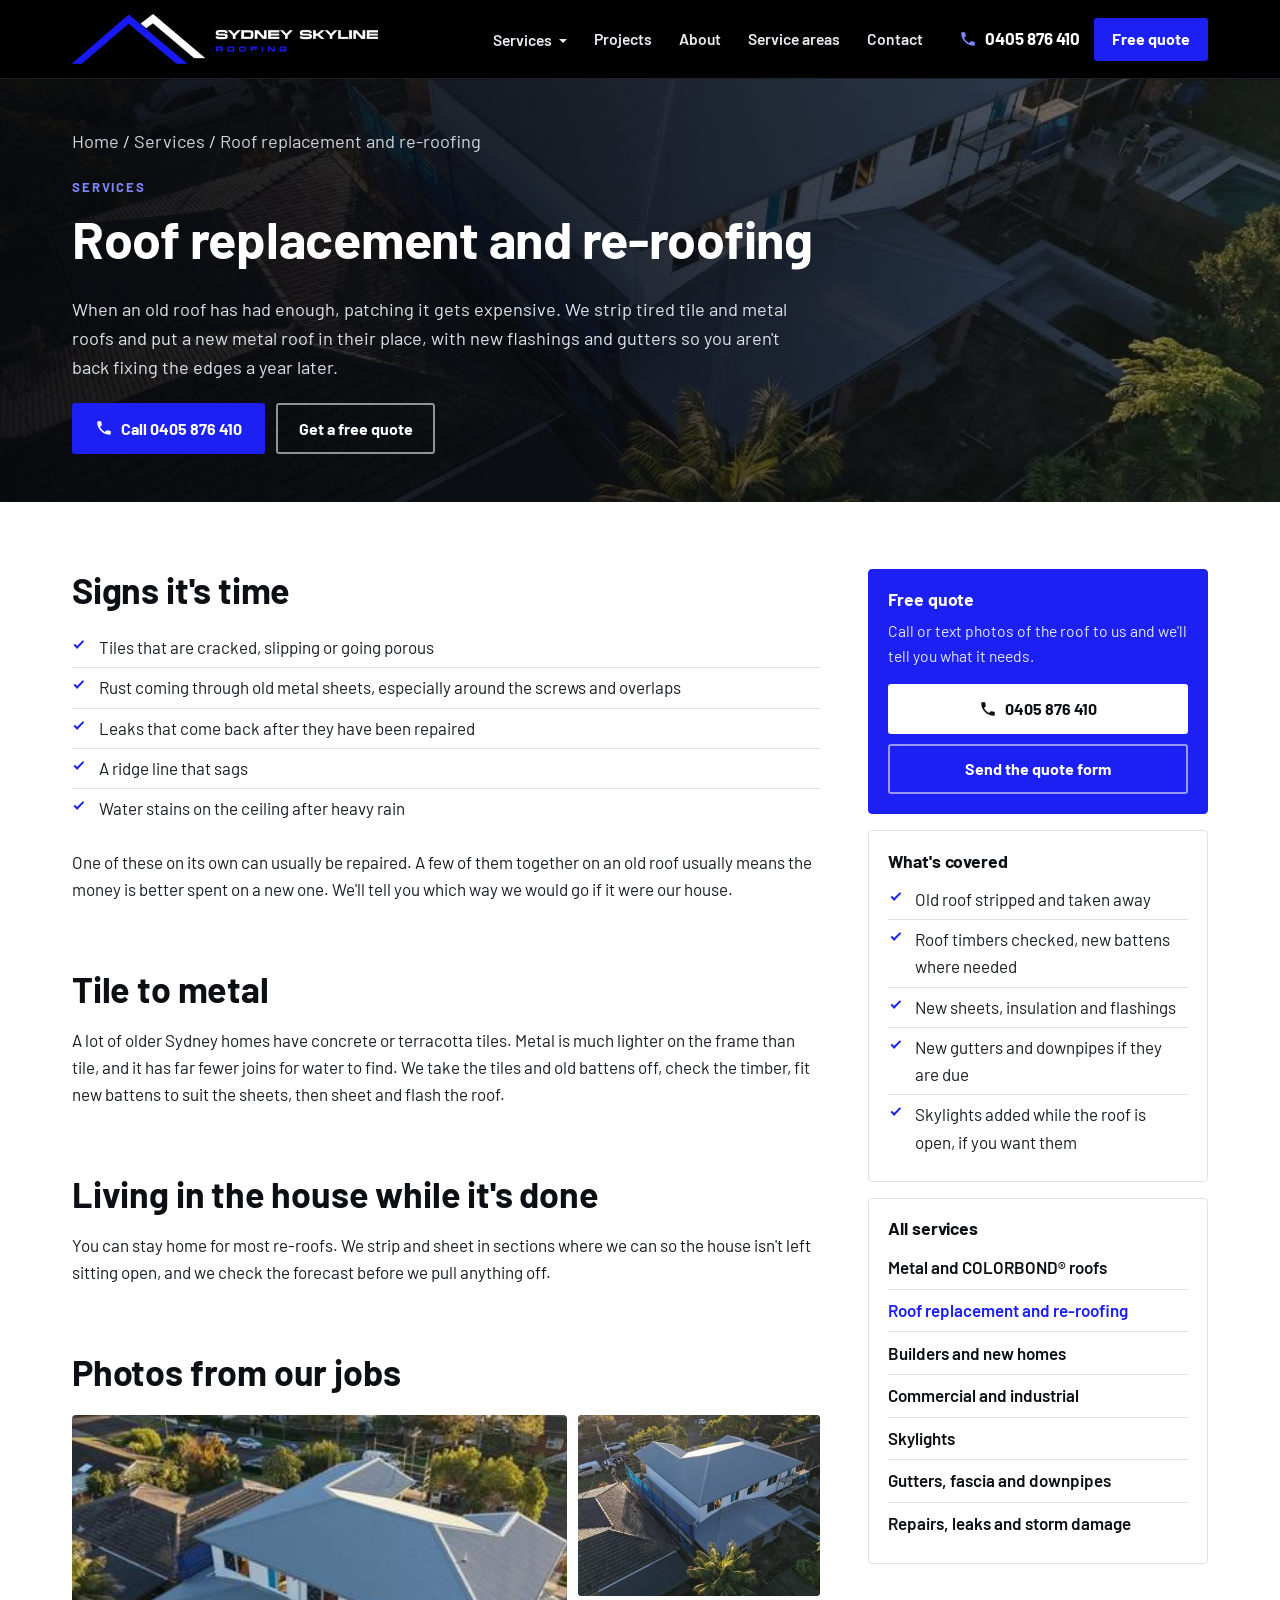
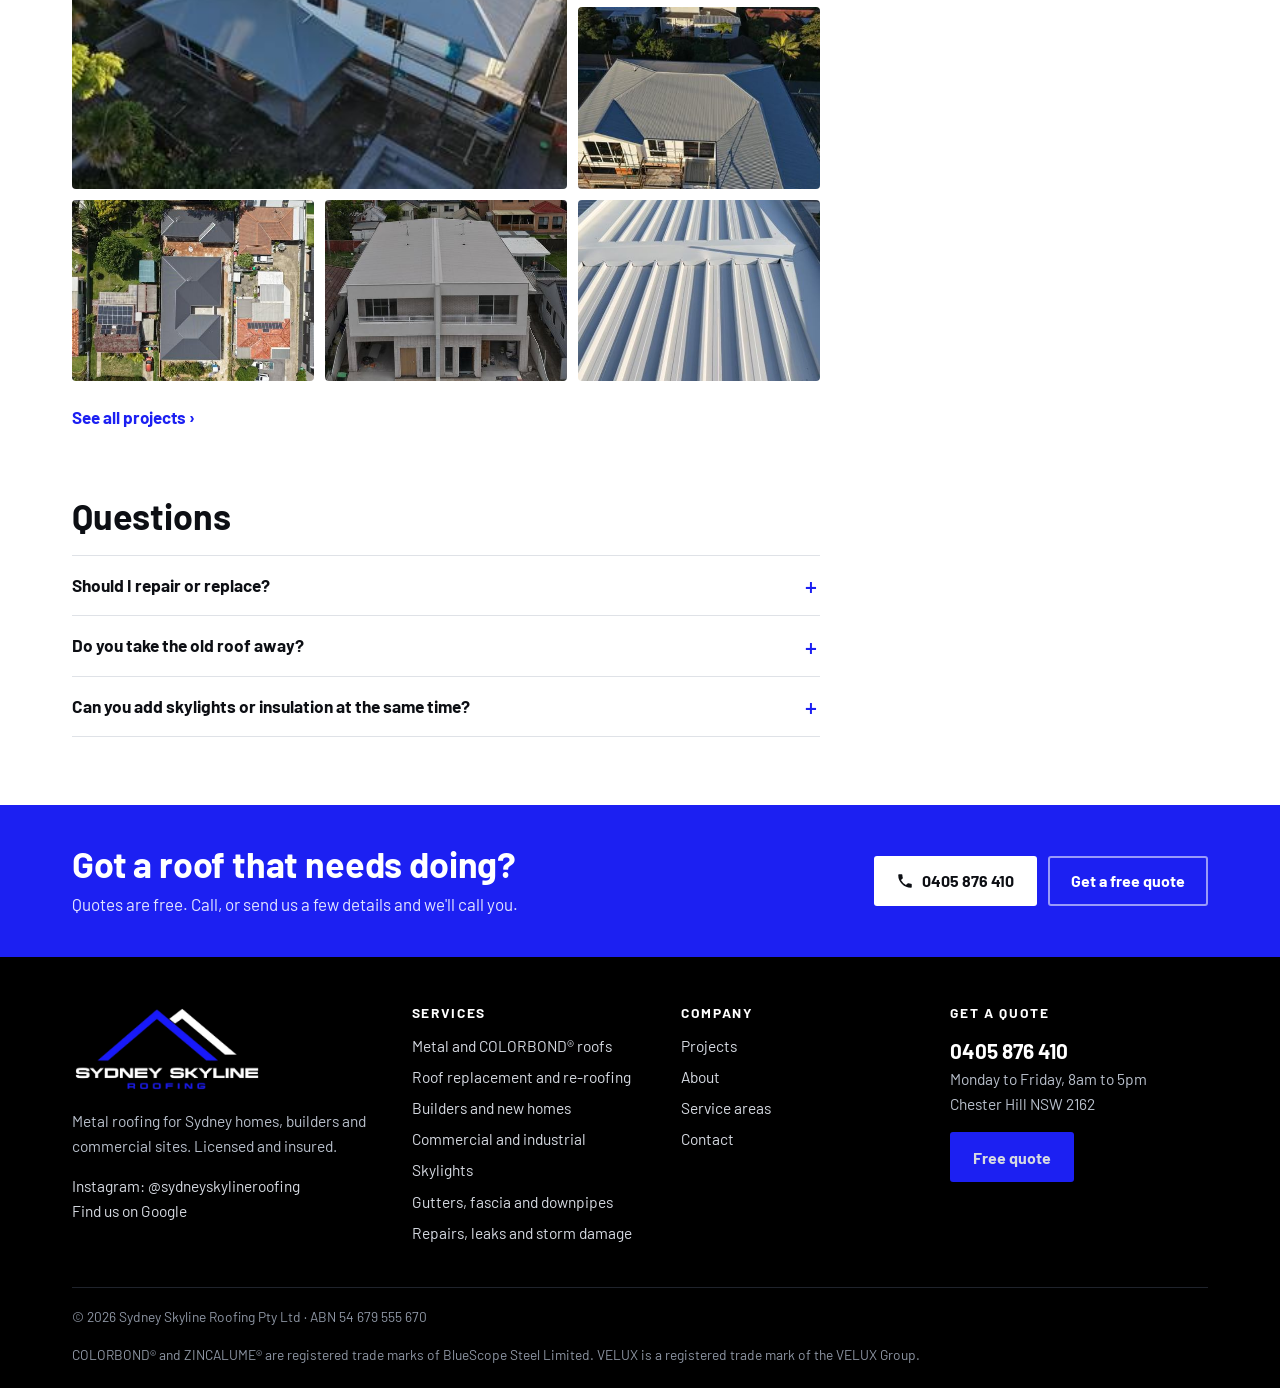
<file: roof-replacement.html>
<!doctype html>
<html lang="en-AU">
<head>
<meta charset="utf-8">
<meta name="viewport" content="width=device-width, initial-scale=1">
<title>Roof Replacement and Re-Roofing Sydney | Sydney Skyline Roofing</title>
<meta name="description" content="Old tile or metal roof at the end of its life? Sydney Skyline Roofing strips it and fits a new COLORBOND steel roof with new flashings and gutters. Free quotes across Sydney.">

<meta property="og:type" content="website">
<meta property="og:site_name" content="Sydney Skyline Roofing">
<meta property="og:title" content="Roof Replacement and Re-Roofing Sydney | Sydney Skyline Roofing">
<meta property="og:description" content="Old tile or metal roof at the end of its life? Sydney Skyline Roofing strips it and fits a new COLORBOND steel roof with new flashings and gutters. Free quotes across Sydney.">
<meta property="og:locale" content="en_AU">

<meta name="robots" content="noindex, nofollow">
<meta name="theme-color" content="#000000">
<meta name="format-detection" content="telephone=no">
<link rel="icon" href="img/favicon.png" type="image/png">
<link rel="apple-touch-icon" href="img/apple-touch-icon.png">
<link rel="preconnect" href="https://fonts.googleapis.com">
<link rel="preconnect" href="https://fonts.gstatic.com" crossorigin>
<link href="https://fonts.googleapis.com/css2?family=Barlow:wght@400;500;600;700&display=swap" rel="stylesheet">
<link rel="stylesheet" href="css/style.css">
<script type="application/ld+json">{"@context": "https://schema.org", "@type": "Service", "name": "Roof replacement and re-roofing", "serviceType": "Roof Replacement and Re-Roofing Sydney", "areaServed": "Sydney NSW", "provider": {"@type": "RoofingContractor", "name": "Sydney Skyline Roofing", "telephone": "+61405876410"}}</script><script type="application/ld+json">{"@context": "https://schema.org", "@type": "FAQPage", "mainEntity": [{"@type": "Question", "name": "Should I repair or replace?", "acceptedAnswer": {"@type": "Answer", "text": "If the roof is sound and the problem is one flashing or a few sheets, we'll repair it. If the sheets or tiles are at the end of their life, repairs only buy time, and we would rather tell you that up front."}}, {"@type": "Question", "name": "Do you take the old roof away?", "acceptedAnswer": {"@type": "Answer", "text": "Yes. Stripping, loading and disposal are part of the job."}}, {"@type": "Question", "name": "Can you add skylights or insulation at the same time?", "acceptedAnswer": {"@type": "Answer", "text": "Yes, and it's the best time to do both, because the roof is already open."}}]}</script>
</head>
<body>
<a class="skip" href="#main">Skip to content</a>
<header class="site-header"><div class="wrap">
  <a class="brand" href="index.html" aria-label="Sydney Skyline Roofing home"><img src="img/logo.png" width="306" height="50" alt="Sydney Skyline Roofing"></a>
  <nav class="nav" id="nav" aria-label="Main"><div class="has-sub"><a href="services.html">Services</a><div class="sub"><a href="metal-roofing.html">Metal and COLORBOND&reg; roofs</a><a href="roof-replacement.html" aria-current=page>Roof replacement and re-roofing</a><a href="new-builds.html">Builders and new homes</a><a href="commercial-roofing.html">Commercial and industrial</a><a href="skylights.html">Skylights</a><a href="gutters-fascia-downpipes.html">Gutters, fascia and downpipes</a><a href="roof-repairs.html">Repairs, leaks and storm damage</a></div></div><a href="projects.html">Projects</a><a href="about.html">About</a><a href="service-areas.html">Service areas</a><a href="contact.html">Contact</a></nav>
  <div class="header-cta">
    <a class="header-phone" href="tel:+61405876410" aria-label="Call 0405 876 410"><svg viewBox="0 0 24 24" fill="currentColor" aria-hidden="true"><path d="M6.62 10.79a15.05 15.05 0 0 0 6.59 6.59l2.2-2.2a1 1 0 0 1 1.02-.24c1.12.37 2.33.57 3.57.57a1 1 0 0 1 1 1V20a1 1 0 0 1-1 1A17 17 0 0 1 3 4a1 1 0 0 1 1-1h3.5a1 1 0 0 1 1 1c0 1.25.2 2.45.57 3.57a1 1 0 0 1-.25 1.02l-2.2 2.2z"/></svg><span>0405 876 410</span></a>
    <a class="btn btn-blue" href="contact.html#quote">Free quote</a>
    <button class="menu-btn" type="button" aria-controls="nav" aria-expanded="false" aria-label="Menu"><svg viewBox="0 0 24 24" fill="none" stroke="currentColor" stroke-width="2" stroke-linecap="round" aria-hidden="true"><path d="M3 6h18M3 12h18M3 18h18"/></svg></button>
  </div>
</div></header>
<main id="main">

<section class="page-head">
  <div class="hero-bg"><img src="img/frenchs-2-960.jpg" srcset="img/frenchs-2-480.jpg 480w, img/frenchs-2-960.jpg 960w, img/frenchs-2-1080.jpg 1080w" sizes="100vw" width="960" height="541" alt="" fetchpriority="high"></div>
  <div class="wrap"><p class="crumbs"><a href="index.html">Home</a> / <a href="services.html">Services</a> / <a href="roof-replacement.html">Roof replacement and re-roofing</a></p><span class="label">Services</span><h1>Roof replacement and re-roofing</h1><p>When an old roof has had enough, patching it gets expensive. We strip tired tile and metal roofs and put a new metal roof in their place, with new flashings and gutters so you aren't back fixing the edges a year later.</p><div class="hero-ctas"><a class="btn btn-blue" href="tel:+61405876410"><svg viewBox="0 0 24 24" fill="currentColor" aria-hidden="true"><path d="M6.62 10.79a15.05 15.05 0 0 0 6.59 6.59l2.2-2.2a1 1 0 0 1 1.02-.24c1.12.37 2.33.57 3.57.57a1 1 0 0 1 1 1V20a1 1 0 0 1-1 1A17 17 0 0 1 3 4a1 1 0 0 1 1-1h3.5a1 1 0 0 1 1 1c0 1.25.2 2.45.57 3.57a1 1 0 0 1-.25 1.02l-2.2 2.2z"/></svg> Call 0405 876 410</a><a class="btn btn-line" href="contact.html#quote">Get a free quote</a></div></div>
</section>
<section class="section"><div class="wrap svc">
  <div class="svc-main">
    
<h2>Signs it's time</h2>
<ul class="ticks">
<li>Tiles that are cracked, slipping or going porous</li>
<li>Rust coming through old metal sheets, especially around the screws and overlaps</li>
<li>Leaks that come back after they have been repaired</li>
<li>A ridge line that sags</li>
<li>Water stains on the ceiling after heavy rain</li>
</ul>
<p>One of these on its own can usually be repaired. A few of them together on an old roof usually means the money is better spent on a new one. We'll tell you which way we would go if it were our house.</p>
<h2>Tile to metal</h2>
<p>A lot of older Sydney homes have concrete or terracotta tiles. Metal is much lighter on the frame than tile, and it has far fewer joins for water to find. We take the tiles and old battens off, check the timber, fit new battens to suit the sheets, then sheet and flash the roof.</p>
<h2>Living in the house while it's done</h2>
<p>You can stay home for most re-roofs. We strip and sheet in sections where we can so the house isn't left sitting open, and we check the forecast before we pull anything off.</p>

    <h2>Photos from our jobs</h2>
    <div class="gallery lead"><button type="button" class="big" data-full="img/frenchs-1-1080.jpg" data-cap="Frenchs Forest: two-storey home" data-group="roof-replacement" aria-label="Open photo: Frenchs Forest: two-storey home"><img src="img/frenchs-1-960.jpg" srcset="img/frenchs-1-480.jpg 480w, img/frenchs-1-960.jpg 960w, img/frenchs-1-1080.jpg 1080w" sizes="(max-width:520px) 100vw, (max-width:1060px) 50vw, 380px" width="960" height="541" alt="Frenchs Forest: two-storey home" loading="lazy" decoding="async"></button><button type="button" data-full="img/frenchs-2-1080.jpg" data-cap="Frenchs Forest from the street side" data-group="roof-replacement" aria-label="Open photo: Frenchs Forest from the street side"><img src="img/frenchs-2-960.jpg" srcset="img/frenchs-2-480.jpg 480w, img/frenchs-2-960.jpg 960w, img/frenchs-2-1080.jpg 1080w" sizes="(max-width:520px) 100vw, (max-width:1060px) 50vw, 380px" width="960" height="541" alt="Frenchs Forest from the street side" loading="lazy" decoding="async"></button><button type="button" data-full="img/frenchs-3-1080.jpg" data-cap="Frenchs Forest: rear roof" data-group="roof-replacement" aria-label="Open photo: Frenchs Forest: rear roof"><img src="img/frenchs-3-960.jpg" srcset="img/frenchs-3-480.jpg 480w, img/frenchs-3-960.jpg 960w, img/frenchs-3-1080.jpg 1080w" sizes="(max-width:520px) 100vw, (max-width:1060px) 50vw, 380px" width="960" height="541" alt="Frenchs Forest: rear roof" loading="lazy" decoding="async"></button><button type="button" data-full="img/condell-2-1080.jpg" data-cap="Condell Park from above" data-group="roof-replacement" aria-label="Open photo: Condell Park from above"><img src="img/condell-2-960.jpg" srcset="img/condell-2-480.jpg 480w, img/condell-2-960.jpg 960w, img/condell-2-1080.jpg 1080w" sizes="(max-width:520px) 100vw, (max-width:1060px) 50vw, 380px" width="960" height="720" alt="Condell Park from above" loading="lazy" decoding="async"></button><button type="button" data-full="img/chesterhill-1-1080.jpg" data-cap="Chester Hill" data-group="roof-replacement" aria-label="Open photo: Chester Hill"><img src="img/chesterhill-1-960.jpg" srcset="img/chesterhill-1-480.jpg 480w, img/chesterhill-1-960.jpg 960w, img/chesterhill-1-1080.jpg 1080w" sizes="(max-width:520px) 100vw, (max-width:1060px) 50vw, 380px" width="960" height="720" alt="Chester Hill" loading="lazy" decoding="async"></button><button type="button" data-full="img/guildford-1-1290.jpg" data-cap="Guildford" data-group="roof-replacement" aria-label="Open photo: Guildford"><img src="img/guildford-1-960.jpg" srcset="img/guildford-1-480.jpg 480w, img/guildford-1-960.jpg 960w, img/guildford-1-1290.jpg 1290w" sizes="(max-width:520px) 100vw, (max-width:1060px) 50vw, 380px" width="960" height="1707" alt="Guildford" loading="lazy" decoding="async"></button></div>
    <p><a class="more" href="projects.html">See all projects &rsaquo;</a></p>
    <h2>Questions</h2>
    <div class="faq"><details><summary>Should I repair or replace?</summary><p>If the roof is sound and the problem is one flashing or a few sheets, we'll repair it. If the sheets or tiles are at the end of their life, repairs only buy time, and we would rather tell you that up front.</p></details><details><summary>Do you take the old roof away?</summary><p>Yes. Stripping, loading and disposal are part of the job.</p></details><details><summary>Can you add skylights or insulation at the same time?</summary><p>Yes, and it's the best time to do both, because the roof is already open.</p></details></div>
  </div>
  <aside class="aside">
    <div class="aside-box blue"><h3>Free quote</h3><p>Call or text photos of the roof to us and we'll tell you what it needs.</p>
      <a class="btn btn-white btn-block" href="tel:+61405876410"><svg viewBox="0 0 24 24" fill="currentColor" aria-hidden="true"><path d="M6.62 10.79a15.05 15.05 0 0 0 6.59 6.59l2.2-2.2a1 1 0 0 1 1.02-.24c1.12.37 2.33.57 3.57.57a1 1 0 0 1 1 1V20a1 1 0 0 1-1 1A17 17 0 0 1 3 4a1 1 0 0 1 1-1h3.5a1 1 0 0 1 1 1c0 1.25.2 2.45.57 3.57a1 1 0 0 1-.25 1.02l-2.2 2.2z"/></svg> 0405 876 410</a>
      <a class="btn btn-line btn-block" style="margin-top:.6rem" href="contact.html#quote">Send the quote form</a></div>
    <div class="aside-box"><h3>What's covered</h3><ul class="ticks" style="margin:0"><li>Old roof stripped and taken away</li><li>Roof timbers checked, new battens where needed</li><li>New sheets, insulation and flashings</li><li>New gutters and downpipes if they are due</li><li>Skylights added while the roof is open, if you want them</li></ul></div>
    <div class="aside-box"><h3>All services</h3><ul><li><a href="metal-roofing.html">Metal and COLORBOND&reg; roofs</a></li><li><a href="roof-replacement.html" aria-current=page>Roof replacement and re-roofing</a></li><li><a href="new-builds.html">Builders and new homes</a></li><li><a href="commercial-roofing.html">Commercial and industrial</a></li><li><a href="skylights.html">Skylights</a></li><li><a href="gutters-fascia-downpipes.html">Gutters, fascia and downpipes</a></li><li><a href="roof-repairs.html">Repairs, leaks and storm damage</a></li></ul></div>
  </aside>
</div></section>

<section class="cta-band"><div class="wrap">
  <div><h2>Got a roof that needs doing?</h2><p>Quotes are free. Call, or send us a few details and we'll call you.</p></div>
  <div class="row"><a class="btn btn-white" href="tel:+61405876410"><svg viewBox="0 0 24 24" fill="currentColor" aria-hidden="true"><path d="M6.62 10.79a15.05 15.05 0 0 0 6.59 6.59l2.2-2.2a1 1 0 0 1 1.02-.24c1.12.37 2.33.57 3.57.57a1 1 0 0 1 1 1V20a1 1 0 0 1-1 1A17 17 0 0 1 3 4a1 1 0 0 1 1-1h3.5a1 1 0 0 1 1 1c0 1.25.2 2.45.57 3.57a1 1 0 0 1-.25 1.02l-2.2 2.2z"/></svg> 0405 876 410</a><a class="btn btn-line" href="contact.html#quote">Get a free quote</a></div>
</div></section>

</main>
<footer class="site-footer"><div class="wrap">
  <div class="foot">
    <div>
      <img class="flogo" src="img/logo-stacked.png" width="190" height="88" alt="Sydney Skyline Roofing" loading="lazy">
      <p>Metal roofing for Sydney homes, builders and commercial sites. Licensed and insured.</p>
      <p><a href="https://www.instagram.com/sydneyskylineroofing/" rel="noopener" target="_blank">Instagram: @sydneyskylineroofing</a><br><a href="https://www.google.com/maps/search/?api=1&query=Sydney+Skyline+Roofing+Chester+Hill+NSW" rel="noopener" target="_blank">Find us on Google</a></p>
    </div>
    <div><h4>Services</h4><ul><li><a href="metal-roofing.html">Metal and COLORBOND&reg; roofs</a></li><li><a href="roof-replacement.html">Roof replacement and re-roofing</a></li><li><a href="new-builds.html">Builders and new homes</a></li><li><a href="commercial-roofing.html">Commercial and industrial</a></li><li><a href="skylights.html">Skylights</a></li><li><a href="gutters-fascia-downpipes.html">Gutters, fascia and downpipes</a></li><li><a href="roof-repairs.html">Repairs, leaks and storm damage</a></li></ul></div>
    <div><h4>Company</h4><ul>
      <li><a href="projects.html">Projects</a></li><li><a href="about.html">About</a></li>
      <li><a href="service-areas.html">Service areas</a></li><li><a href="contact.html">Contact</a></li></ul></div>
    <div><h4>Get a quote</h4>
      <p><a class="fphone" href="tel:+61405876410">0405 876 410</a><br>Monday to Friday, 8am to 5pm<br>Chester Hill NSW 2162</p>
      <p><a class="btn btn-blue" href="contact.html#quote">Free quote</a></p></div>
  </div>
  <div class="legal"><span>&copy; 2026 Sydney Skyline Roofing Pty Ltd &middot; ABN 54 679 555 670</span><span>COLORBOND&reg; and ZINCALUME&reg; are registered trade marks of BlueScope Steel Limited. VELUX is a registered trade mark of the VELUX Group.</span></div>
</div></footer>
<div class="callbar"><a href="tel:+61405876410"><svg viewBox="0 0 24 24" fill="currentColor" aria-hidden="true"><path d="M6.62 10.79a15.05 15.05 0 0 0 6.59 6.59l2.2-2.2a1 1 0 0 1 1.02-.24c1.12.37 2.33.57 3.57.57a1 1 0 0 1 1 1V20a1 1 0 0 1-1 1A17 17 0 0 1 3 4a1 1 0 0 1 1-1h3.5a1 1 0 0 1 1 1c0 1.25.2 2.45.57 3.57a1 1 0 0 1-.25 1.02l-2.2 2.2z"/></svg> Call now</a><a class="q" href="contact.html#quote"><svg viewBox="0 0 24 24" fill="none" stroke="currentColor" stroke-width="2" stroke-linecap="round" stroke-linejoin="round" aria-hidden="true"><path d="M14 3H6a2 2 0 0 0-2 2v14a2 2 0 0 0 2 2h12a2 2 0 0 0 2-2V9z"/><path d="M14 3v6h6M8 13h8M8 17h5"/></svg> Free quote</a></div>
<script src="js/main.js" defer></script>
</body>
</html>
</file>
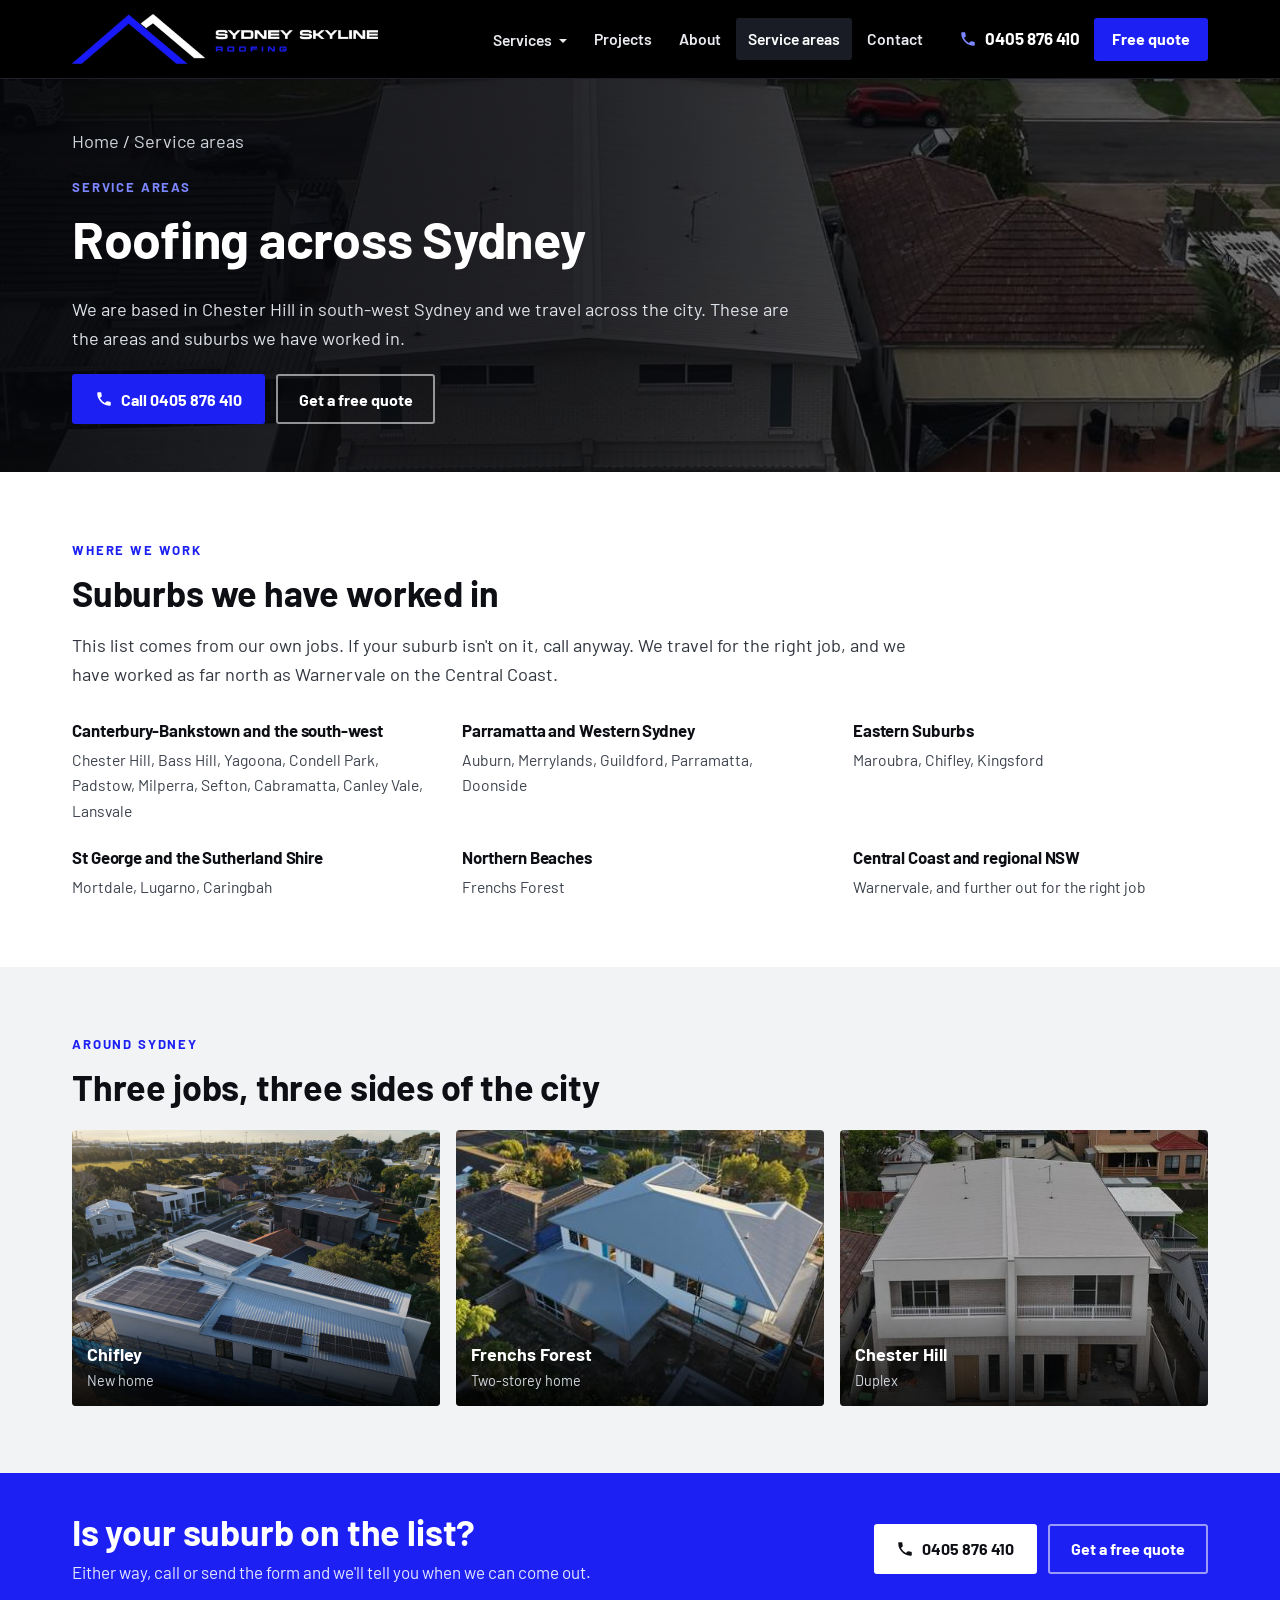
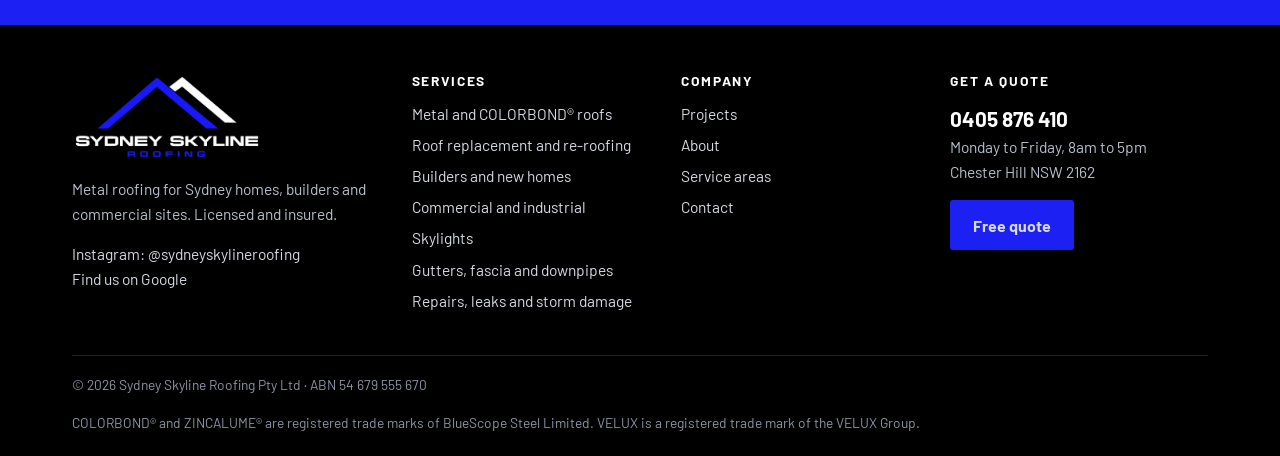
<file: service-areas.html>
<!doctype html>
<html lang="en-AU">
<head>
<meta charset="utf-8">
<meta name="viewport" content="width=device-width, initial-scale=1">
<title>Service Areas | Sydney Skyline Roofing</title>
<meta name="description" content="Sydney Skyline Roofing works across Sydney from Chester Hill: Canterbury-Bankstown, Western Sydney, the Eastern Suburbs, St George, the Sutherland Shire, the Northern Beaches and the Central Coast.">

<meta property="og:type" content="website">
<meta property="og:site_name" content="Sydney Skyline Roofing">
<meta property="og:title" content="Service Areas | Sydney Skyline Roofing">
<meta property="og:description" content="Sydney Skyline Roofing works across Sydney from Chester Hill: Canterbury-Bankstown, Western Sydney, the Eastern Suburbs, St George, the Sutherland Shire, the Northern Beaches and the Central Coast.">
<meta property="og:locale" content="en_AU">

<meta name="robots" content="noindex, nofollow">
<meta name="theme-color" content="#000000">
<meta name="format-detection" content="telephone=no">
<link rel="icon" href="img/favicon.png" type="image/png">
<link rel="apple-touch-icon" href="img/apple-touch-icon.png">
<link rel="preconnect" href="https://fonts.googleapis.com">
<link rel="preconnect" href="https://fonts.gstatic.com" crossorigin>
<link href="https://fonts.googleapis.com/css2?family=Barlow:wght@400;500;600;700&display=swap" rel="stylesheet">
<link rel="stylesheet" href="css/style.css">

</head>
<body>
<a class="skip" href="#main">Skip to content</a>
<header class="site-header"><div class="wrap">
  <a class="brand" href="index.html" aria-label="Sydney Skyline Roofing home"><img src="img/logo.png" width="306" height="50" alt="Sydney Skyline Roofing"></a>
  <nav class="nav" id="nav" aria-label="Main"><div class="has-sub"><a href="services.html">Services</a><div class="sub"><a href="metal-roofing.html">Metal and COLORBOND&reg; roofs</a><a href="roof-replacement.html">Roof replacement and re-roofing</a><a href="new-builds.html">Builders and new homes</a><a href="commercial-roofing.html">Commercial and industrial</a><a href="skylights.html">Skylights</a><a href="gutters-fascia-downpipes.html">Gutters, fascia and downpipes</a><a href="roof-repairs.html">Repairs, leaks and storm damage</a></div></div><a href="projects.html">Projects</a><a href="about.html">About</a><a href="service-areas.html" aria-current="page">Service areas</a><a href="contact.html">Contact</a></nav>
  <div class="header-cta">
    <a class="header-phone" href="tel:+61405876410" aria-label="Call 0405 876 410"><svg viewBox="0 0 24 24" fill="currentColor" aria-hidden="true"><path d="M6.62 10.79a15.05 15.05 0 0 0 6.59 6.59l2.2-2.2a1 1 0 0 1 1.02-.24c1.12.37 2.33.57 3.57.57a1 1 0 0 1 1 1V20a1 1 0 0 1-1 1A17 17 0 0 1 3 4a1 1 0 0 1 1-1h3.5a1 1 0 0 1 1 1c0 1.25.2 2.45.57 3.57a1 1 0 0 1-.25 1.02l-2.2 2.2z"/></svg><span>0405 876 410</span></a>
    <a class="btn btn-blue" href="contact.html#quote">Free quote</a>
    <button class="menu-btn" type="button" aria-controls="nav" aria-expanded="false" aria-label="Menu"><svg viewBox="0 0 24 24" fill="none" stroke="currentColor" stroke-width="2" stroke-linecap="round" aria-hidden="true"><path d="M3 6h18M3 12h18M3 18h18"/></svg></button>
  </div>
</div></header>
<main id="main">

<section class="page-head">
  <div class="hero-bg"><img src="img/chesterhill-2-960.jpg" srcset="img/chesterhill-2-480.jpg 480w, img/chesterhill-2-960.jpg 960w, img/chesterhill-2-1080.jpg 1080w" sizes="100vw" width="960" height="720" alt="" fetchpriority="high"></div>
  <div class="wrap"><p class="crumbs"><a href="index.html">Home</a> / <a href="service-areas.html">Service areas</a></p><span class="label">Service areas</span><h1>Roofing across Sydney</h1><p>We are based in Chester Hill in south-west Sydney and we travel across the city. These are the areas and suburbs we have worked in.</p><div class="hero-ctas"><a class="btn btn-blue" href="tel:+61405876410"><svg viewBox="0 0 24 24" fill="currentColor" aria-hidden="true"><path d="M6.62 10.79a15.05 15.05 0 0 0 6.59 6.59l2.2-2.2a1 1 0 0 1 1.02-.24c1.12.37 2.33.57 3.57.57a1 1 0 0 1 1 1V20a1 1 0 0 1-1 1A17 17 0 0 1 3 4a1 1 0 0 1 1-1h3.5a1 1 0 0 1 1 1c0 1.25.2 2.45.57 3.57a1 1 0 0 1-.25 1.02l-2.2 2.2z"/></svg> Call 0405 876 410</a><a class="btn btn-line" href="contact.html#quote">Get a free quote</a></div></div>
</section>
<section class="section"><div class="wrap">
  <span class="label">Where we work</span><h2>Suburbs we have worked in</h2>
  <p class="lead">This list comes from our own jobs. If your suburb isn't on it, call anyway. We travel for the right job, and we have worked as far north as Warnervale on the Central Coast.</p>
  <div class="areas" style="margin-top:2rem"><div><h3>Canterbury-Bankstown and the south-west</h3><p>Chester Hill, Bass Hill, Yagoona, Condell Park, Padstow, Milperra, Sefton, Cabramatta, Canley Vale, Lansvale</p></div><div><h3>Parramatta and Western Sydney</h3><p>Auburn, Merrylands, Guildford, Parramatta, Doonside</p></div><div><h3>Eastern Suburbs</h3><p>Maroubra, Chifley, Kingsford</p></div><div><h3>St George and the Sutherland Shire</h3><p>Mortdale, Lugarno, Caringbah</p></div><div><h3>Northern Beaches</h3><p>Frenchs Forest</p></div><div><h3>Central Coast and regional NSW</h3><p>Warnervale, and further out for the right job</p></div></div>
</div></section>
<section class="section steel"><div class="wrap">
  <span class="label">Around Sydney</span><h2>Three jobs, three sides of the city</h2>
  <div class="tiles" style="margin-top:1.4rem"><a class="tile" href="projects.html#chifley"><img src="img/chifley-1-1600.jpg" srcset="img/chifley-1-960.jpg 960w, img/chifley-1-1600.jpg 1600w, img/chifley-1-2400.jpg 2400w" sizes="(max-width:520px) 100vw, (max-width:1060px) 50vw, 380px" width="1600" height="1200" alt="Chifley: finished roof at sunset" loading="lazy" decoding="async"><span class="cap"><strong>Chifley</strong><span>New home</span></span></a><a class="tile" href="projects.html#frenchs-forest"><img src="img/frenchs-1-960.jpg" srcset="img/frenchs-1-480.jpg 480w, img/frenchs-1-960.jpg 960w, img/frenchs-1-1080.jpg 1080w" sizes="(max-width:520px) 100vw, (max-width:1060px) 50vw, 380px" width="960" height="541" alt="Frenchs Forest: two-storey home" loading="lazy" decoding="async"><span class="cap"><strong>Frenchs Forest</strong><span>Two-storey home</span></span></a><a class="tile" href="projects.html#chester-hill"><img src="img/chesterhill-1-960.jpg" srcset="img/chesterhill-1-480.jpg 480w, img/chesterhill-1-960.jpg 960w, img/chesterhill-1-1080.jpg 1080w" sizes="(max-width:520px) 100vw, (max-width:1060px) 50vw, 380px" width="960" height="720" alt="Chester Hill: duplex from the front" loading="lazy" decoding="async"><span class="cap"><strong>Chester Hill</strong><span>Duplex</span></span></a></div>
</div></section>

<section class="cta-band"><div class="wrap">
  <div><h2>Is your suburb on the list?</h2><p>Either way, call or send the form and we'll tell you when we can come out.</p></div>
  <div class="row"><a class="btn btn-white" href="tel:+61405876410"><svg viewBox="0 0 24 24" fill="currentColor" aria-hidden="true"><path d="M6.62 10.79a15.05 15.05 0 0 0 6.59 6.59l2.2-2.2a1 1 0 0 1 1.02-.24c1.12.37 2.33.57 3.57.57a1 1 0 0 1 1 1V20a1 1 0 0 1-1 1A17 17 0 0 1 3 4a1 1 0 0 1 1-1h3.5a1 1 0 0 1 1 1c0 1.25.2 2.45.57 3.57a1 1 0 0 1-.25 1.02l-2.2 2.2z"/></svg> 0405 876 410</a><a class="btn btn-line" href="contact.html#quote">Get a free quote</a></div>
</div></section>

</main>
<footer class="site-footer"><div class="wrap">
  <div class="foot">
    <div>
      <img class="flogo" src="img/logo-stacked.png" width="190" height="88" alt="Sydney Skyline Roofing" loading="lazy">
      <p>Metal roofing for Sydney homes, builders and commercial sites. Licensed and insured.</p>
      <p><a href="https://www.instagram.com/sydneyskylineroofing/" rel="noopener" target="_blank">Instagram: @sydneyskylineroofing</a><br><a href="https://www.google.com/maps/search/?api=1&query=Sydney+Skyline+Roofing+Chester+Hill+NSW" rel="noopener" target="_blank">Find us on Google</a></p>
    </div>
    <div><h4>Services</h4><ul><li><a href="metal-roofing.html">Metal and COLORBOND&reg; roofs</a></li><li><a href="roof-replacement.html">Roof replacement and re-roofing</a></li><li><a href="new-builds.html">Builders and new homes</a></li><li><a href="commercial-roofing.html">Commercial and industrial</a></li><li><a href="skylights.html">Skylights</a></li><li><a href="gutters-fascia-downpipes.html">Gutters, fascia and downpipes</a></li><li><a href="roof-repairs.html">Repairs, leaks and storm damage</a></li></ul></div>
    <div><h4>Company</h4><ul>
      <li><a href="projects.html">Projects</a></li><li><a href="about.html">About</a></li>
      <li><a href="service-areas.html">Service areas</a></li><li><a href="contact.html">Contact</a></li></ul></div>
    <div><h4>Get a quote</h4>
      <p><a class="fphone" href="tel:+61405876410">0405 876 410</a><br>Monday to Friday, 8am to 5pm<br>Chester Hill NSW 2162</p>
      <p><a class="btn btn-blue" href="contact.html#quote">Free quote</a></p></div>
  </div>
  <div class="legal"><span>&copy; 2026 Sydney Skyline Roofing Pty Ltd &middot; ABN 54 679 555 670</span><span>COLORBOND&reg; and ZINCALUME&reg; are registered trade marks of BlueScope Steel Limited. VELUX is a registered trade mark of the VELUX Group.</span></div>
</div></footer>
<div class="callbar"><a href="tel:+61405876410"><svg viewBox="0 0 24 24" fill="currentColor" aria-hidden="true"><path d="M6.62 10.79a15.05 15.05 0 0 0 6.59 6.59l2.2-2.2a1 1 0 0 1 1.02-.24c1.12.37 2.33.57 3.57.57a1 1 0 0 1 1 1V20a1 1 0 0 1-1 1A17 17 0 0 1 3 4a1 1 0 0 1 1-1h3.5a1 1 0 0 1 1 1c0 1.25.2 2.45.57 3.57a1 1 0 0 1-.25 1.02l-2.2 2.2z"/></svg> Call now</a><a class="q" href="contact.html#quote"><svg viewBox="0 0 24 24" fill="none" stroke="currentColor" stroke-width="2" stroke-linecap="round" stroke-linejoin="round" aria-hidden="true"><path d="M14 3H6a2 2 0 0 0-2 2v14a2 2 0 0 0 2 2h12a2 2 0 0 0 2-2V9z"/><path d="M14 3v6h6M8 13h8M8 17h5"/></svg> Free quote</a></div>
<script src="js/main.js" defer></script>
</body>
</html>
</file>
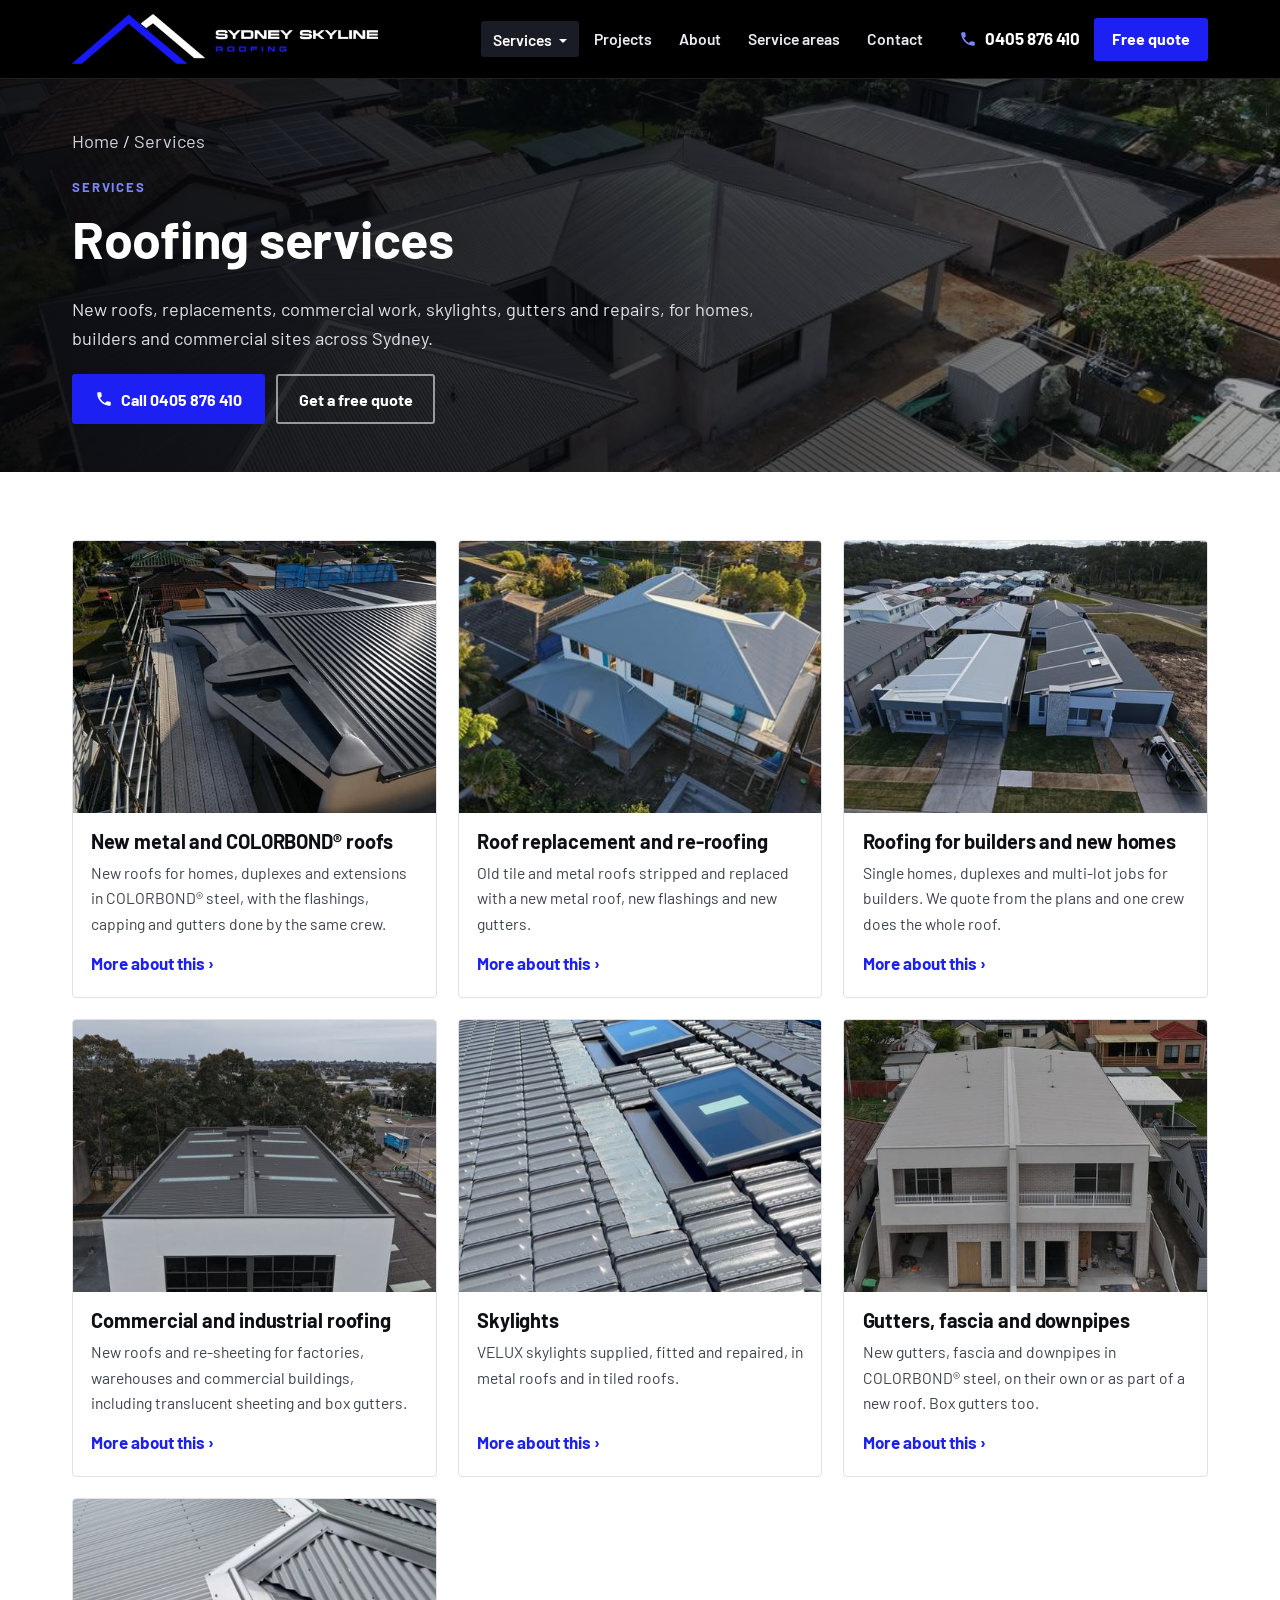
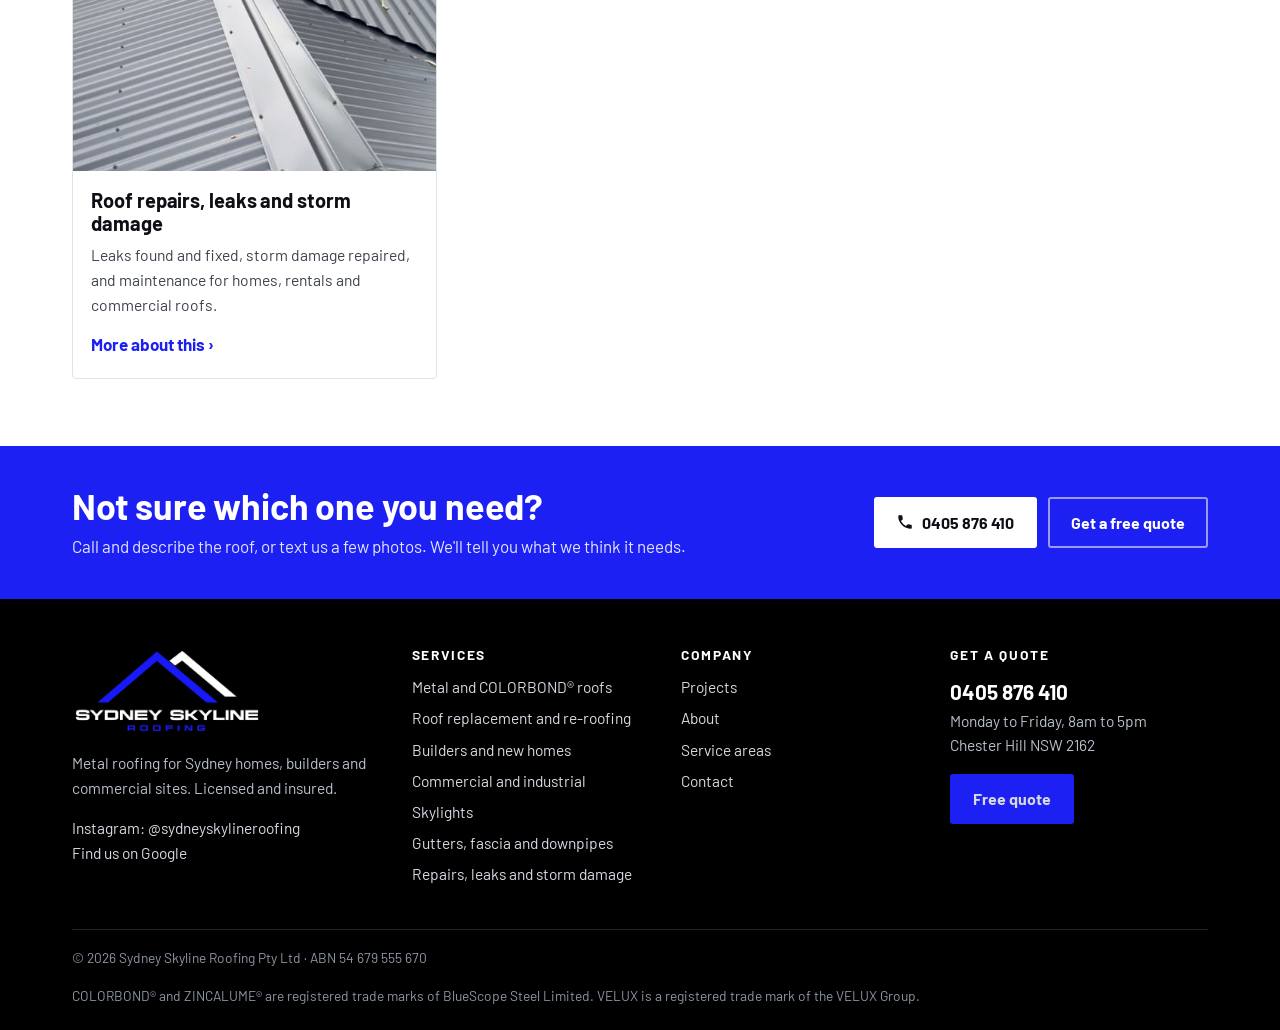
<file: services.html>
<!doctype html>
<html lang="en-AU">
<head>
<meta charset="utf-8">
<meta name="viewport" content="width=device-width, initial-scale=1">
<title>Roofing Services Sydney | Sydney Skyline Roofing</title>
<meta name="description" content="Metal and COLORBOND roofing, roof replacement, roofing for builders, commercial and industrial roofing, skylights, gutters and roof repairs across Sydney.">

<meta property="og:type" content="website">
<meta property="og:site_name" content="Sydney Skyline Roofing">
<meta property="og:title" content="Roofing Services Sydney | Sydney Skyline Roofing">
<meta property="og:description" content="Metal and COLORBOND roofing, roof replacement, roofing for builders, commercial and industrial roofing, skylights, gutters and roof repairs across Sydney.">
<meta property="og:locale" content="en_AU">

<meta name="robots" content="noindex, nofollow">
<meta name="theme-color" content="#000000">
<meta name="format-detection" content="telephone=no">
<link rel="icon" href="img/favicon.png" type="image/png">
<link rel="apple-touch-icon" href="img/apple-touch-icon.png">
<link rel="preconnect" href="https://fonts.googleapis.com">
<link rel="preconnect" href="https://fonts.gstatic.com" crossorigin>
<link href="https://fonts.googleapis.com/css2?family=Barlow:wght@400;500;600;700&display=swap" rel="stylesheet">
<link rel="stylesheet" href="css/style.css">

</head>
<body>
<a class="skip" href="#main">Skip to content</a>
<header class="site-header"><div class="wrap">
  <a class="brand" href="index.html" aria-label="Sydney Skyline Roofing home"><img src="img/logo.png" width="306" height="50" alt="Sydney Skyline Roofing"></a>
  <nav class="nav" id="nav" aria-label="Main"><div class="has-sub"><a href="services.html" aria-current="page">Services</a><div class="sub"><a href="metal-roofing.html">Metal and COLORBOND&reg; roofs</a><a href="roof-replacement.html">Roof replacement and re-roofing</a><a href="new-builds.html">Builders and new homes</a><a href="commercial-roofing.html">Commercial and industrial</a><a href="skylights.html">Skylights</a><a href="gutters-fascia-downpipes.html">Gutters, fascia and downpipes</a><a href="roof-repairs.html">Repairs, leaks and storm damage</a></div></div><a href="projects.html">Projects</a><a href="about.html">About</a><a href="service-areas.html">Service areas</a><a href="contact.html">Contact</a></nav>
  <div class="header-cta">
    <a class="header-phone" href="tel:+61405876410" aria-label="Call 0405 876 410"><svg viewBox="0 0 24 24" fill="currentColor" aria-hidden="true"><path d="M6.62 10.79a15.05 15.05 0 0 0 6.59 6.59l2.2-2.2a1 1 0 0 1 1.02-.24c1.12.37 2.33.57 3.57.57a1 1 0 0 1 1 1V20a1 1 0 0 1-1 1A17 17 0 0 1 3 4a1 1 0 0 1 1-1h3.5a1 1 0 0 1 1 1c0 1.25.2 2.45.57 3.57a1 1 0 0 1-.25 1.02l-2.2 2.2z"/></svg><span>0405 876 410</span></a>
    <a class="btn btn-blue" href="contact.html#quote">Free quote</a>
    <button class="menu-btn" type="button" aria-controls="nav" aria-expanded="false" aria-label="Menu"><svg viewBox="0 0 24 24" fill="none" stroke="currentColor" stroke-width="2" stroke-linecap="round" aria-hidden="true"><path d="M3 6h18M3 12h18M3 18h18"/></svg></button>
  </div>
</div></header>
<main id="main">

<section class="page-head">
  <div class="hero-bg"><img src="img/condell-1-960.jpg" srcset="img/condell-1-480.jpg 480w, img/condell-1-960.jpg 960w, img/condell-1-1080.jpg 1080w" sizes="100vw" width="960" height="720" alt="" fetchpriority="high"></div>
  <div class="wrap"><p class="crumbs"><a href="index.html">Home</a> / <a href="services.html">Services</a></p><span class="label">Services</span><h1>Roofing services</h1><p>New roofs, replacements, commercial work, skylights, gutters and repairs, for homes, builders and commercial sites across Sydney.</p><div class="hero-ctas"><a class="btn btn-blue" href="tel:+61405876410"><svg viewBox="0 0 24 24" fill="currentColor" aria-hidden="true"><path d="M6.62 10.79a15.05 15.05 0 0 0 6.59 6.59l2.2-2.2a1 1 0 0 1 1.02-.24c1.12.37 2.33.57 3.57.57a1 1 0 0 1 1 1V20a1 1 0 0 1-1 1A17 17 0 0 1 3 4a1 1 0 0 1 1-1h3.5a1 1 0 0 1 1 1c0 1.25.2 2.45.57 3.57a1 1 0 0 1-.25 1.02l-2.2 2.2z"/></svg> Call 0405 876 410</a><a class="btn btn-line" href="contact.html#quote">Get a free quote</a></div></div>
</section>
<section class="section"><div class="wrap">
  <div class="cards"><a class="card" href="metal-roofing.html"><div class="ph"><img src="img/capping-960.jpg" srcset="img/capping-480.jpg 480w, img/capping-960.jpg 960w, img/capping-1448.jpg 1448w" sizes="(max-width:520px) 100vw, (max-width:1060px) 50vw, 380px" width="960" height="720" alt="New metal and COLORBOND roofs" loading="lazy" decoding="async"></div>
<div class="body"><h3>New metal and COLORBOND&reg; roofs</h3><p>New roofs for homes, duplexes and extensions in COLORBOND&reg; steel, with the flashings, capping and gutters done by the same crew.</p><span class="go">More about this &rsaquo;</span></div></a><a class="card" href="roof-replacement.html"><div class="ph"><img src="img/frenchs-1-960.jpg" srcset="img/frenchs-1-480.jpg 480w, img/frenchs-1-960.jpg 960w, img/frenchs-1-1080.jpg 1080w" sizes="(max-width:520px) 100vw, (max-width:1060px) 50vw, 380px" width="960" height="541" alt="Roof replacement and re-roofing" loading="lazy" decoding="async"></div>
<div class="body"><h3>Roof replacement and re-roofing</h3><p>Old tile and metal roofs stripped and replaced with a new metal roof, new flashings and new gutters.</p><span class="go">More about this &rsaquo;</span></div></a><a class="card" href="new-builds.html"><div class="ph"><img src="img/warnervale-3-960.jpg" srcset="img/warnervale-3-480.jpg 480w, img/warnervale-3-960.jpg 960w, img/warnervale-3-1080.jpg 1080w" sizes="(max-width:520px) 100vw, (max-width:1060px) 50vw, 380px" width="960" height="720" alt="Roofing for builders and new homes" loading="lazy" decoding="async"></div>
<div class="body"><h3>Roofing for builders and new homes</h3><p>Single homes, duplexes and multi-lot jobs for builders. We quote from the plans and one crew does the whole roof.</p><span class="go">More about this &rsaquo;</span></div></a><a class="card" href="commercial-roofing.html"><div class="ph"><img src="img/padstow-1-960.jpg" srcset="img/padstow-1-480.jpg 480w, img/padstow-1-960.jpg 960w, img/padstow-1-1600.jpg 1600w" sizes="(max-width:520px) 100vw, (max-width:1060px) 50vw, 380px" width="960" height="720" alt="Commercial and industrial roofing" loading="lazy" decoding="async"></div>
<div class="body"><h3>Commercial and industrial roofing</h3><p>New roofs and re-sheeting for factories, warehouses and commercial buildings, including translucent sheeting and box gutters.</p><span class="go">More about this &rsaquo;</span></div></a><a class="card" href="skylights.html"><div class="ph"><img src="img/kingsford-1-960.jpg" srcset="img/kingsford-1-480.jpg 480w, img/kingsford-1-960.jpg 960w, img/kingsford-1-1290.jpg 1290w" sizes="(max-width:520px) 100vw, (max-width:1060px) 50vw, 380px" width="960" height="1707" alt="Skylights" loading="lazy" decoding="async"></div>
<div class="body"><h3>Skylights</h3><p>VELUX skylights supplied, fitted and repaired, in metal roofs and in tiled roofs.</p><span class="go">More about this &rsaquo;</span></div></a><a class="card" href="gutters-fascia-downpipes.html"><div class="ph"><img src="img/chesterhill-1-960.jpg" srcset="img/chesterhill-1-480.jpg 480w, img/chesterhill-1-960.jpg 960w, img/chesterhill-1-1080.jpg 1080w" sizes="(max-width:520px) 100vw, (max-width:1060px) 50vw, 380px" width="960" height="720" alt="Gutters, fascia and downpipes" loading="lazy" decoding="async"></div>
<div class="body"><h3>Gutters, fascia and downpipes</h3><p>New gutters, fascia and downpipes in COLORBOND&reg; steel, on their own or as part of a new roof. Box gutters too.</p><span class="go">More about this &rsaquo;</span></div></a><a class="card" href="roof-repairs.html"><div class="ph"><img src="img/detail-valley-960.jpg" srcset="img/detail-valley-480.jpg 480w, img/detail-valley-960.jpg 960w, img/detail-valley-1290.jpg 1290w" sizes="(max-width:520px) 100vw, (max-width:1060px) 50vw, 380px" width="960" height="1707" alt="Roof repairs, leaks and storm damage" loading="lazy" decoding="async"></div>
<div class="body"><h3>Roof repairs, leaks and storm damage</h3><p>Leaks found and fixed, storm damage repaired, and maintenance for homes, rentals and commercial roofs.</p><span class="go">More about this &rsaquo;</span></div></a></div>
</div></section>

<section class="cta-band"><div class="wrap">
  <div><h2>Not sure which one you need?</h2><p>Call and describe the roof, or text us a few photos. We'll tell you what we think it needs.</p></div>
  <div class="row"><a class="btn btn-white" href="tel:+61405876410"><svg viewBox="0 0 24 24" fill="currentColor" aria-hidden="true"><path d="M6.62 10.79a15.05 15.05 0 0 0 6.59 6.59l2.2-2.2a1 1 0 0 1 1.02-.24c1.12.37 2.33.57 3.57.57a1 1 0 0 1 1 1V20a1 1 0 0 1-1 1A17 17 0 0 1 3 4a1 1 0 0 1 1-1h3.5a1 1 0 0 1 1 1c0 1.25.2 2.45.57 3.57a1 1 0 0 1-.25 1.02l-2.2 2.2z"/></svg> 0405 876 410</a><a class="btn btn-line" href="contact.html#quote">Get a free quote</a></div>
</div></section>

</main>
<footer class="site-footer"><div class="wrap">
  <div class="foot">
    <div>
      <img class="flogo" src="img/logo-stacked.png" width="190" height="88" alt="Sydney Skyline Roofing" loading="lazy">
      <p>Metal roofing for Sydney homes, builders and commercial sites. Licensed and insured.</p>
      <p><a href="https://www.instagram.com/sydneyskylineroofing/" rel="noopener" target="_blank">Instagram: @sydneyskylineroofing</a><br><a href="https://www.google.com/maps/search/?api=1&query=Sydney+Skyline+Roofing+Chester+Hill+NSW" rel="noopener" target="_blank">Find us on Google</a></p>
    </div>
    <div><h4>Services</h4><ul><li><a href="metal-roofing.html">Metal and COLORBOND&reg; roofs</a></li><li><a href="roof-replacement.html">Roof replacement and re-roofing</a></li><li><a href="new-builds.html">Builders and new homes</a></li><li><a href="commercial-roofing.html">Commercial and industrial</a></li><li><a href="skylights.html">Skylights</a></li><li><a href="gutters-fascia-downpipes.html">Gutters, fascia and downpipes</a></li><li><a href="roof-repairs.html">Repairs, leaks and storm damage</a></li></ul></div>
    <div><h4>Company</h4><ul>
      <li><a href="projects.html">Projects</a></li><li><a href="about.html">About</a></li>
      <li><a href="service-areas.html">Service areas</a></li><li><a href="contact.html">Contact</a></li></ul></div>
    <div><h4>Get a quote</h4>
      <p><a class="fphone" href="tel:+61405876410">0405 876 410</a><br>Monday to Friday, 8am to 5pm<br>Chester Hill NSW 2162</p>
      <p><a class="btn btn-blue" href="contact.html#quote">Free quote</a></p></div>
  </div>
  <div class="legal"><span>&copy; 2026 Sydney Skyline Roofing Pty Ltd &middot; ABN 54 679 555 670</span><span>COLORBOND&reg; and ZINCALUME&reg; are registered trade marks of BlueScope Steel Limited. VELUX is a registered trade mark of the VELUX Group.</span></div>
</div></footer>
<div class="callbar"><a href="tel:+61405876410"><svg viewBox="0 0 24 24" fill="currentColor" aria-hidden="true"><path d="M6.62 10.79a15.05 15.05 0 0 0 6.59 6.59l2.2-2.2a1 1 0 0 1 1.02-.24c1.12.37 2.33.57 3.57.57a1 1 0 0 1 1 1V20a1 1 0 0 1-1 1A17 17 0 0 1 3 4a1 1 0 0 1 1-1h3.5a1 1 0 0 1 1 1c0 1.25.2 2.45.57 3.57a1 1 0 0 1-.25 1.02l-2.2 2.2z"/></svg> Call now</a><a class="q" href="contact.html#quote"><svg viewBox="0 0 24 24" fill="none" stroke="currentColor" stroke-width="2" stroke-linecap="round" stroke-linejoin="round" aria-hidden="true"><path d="M14 3H6a2 2 0 0 0-2 2v14a2 2 0 0 0 2 2h12a2 2 0 0 0 2-2V9z"/><path d="M14 3v6h6M8 13h8M8 17h5"/></svg> Free quote</a></div>
<script src="js/main.js" defer></script>
</body>
</html>
</file>
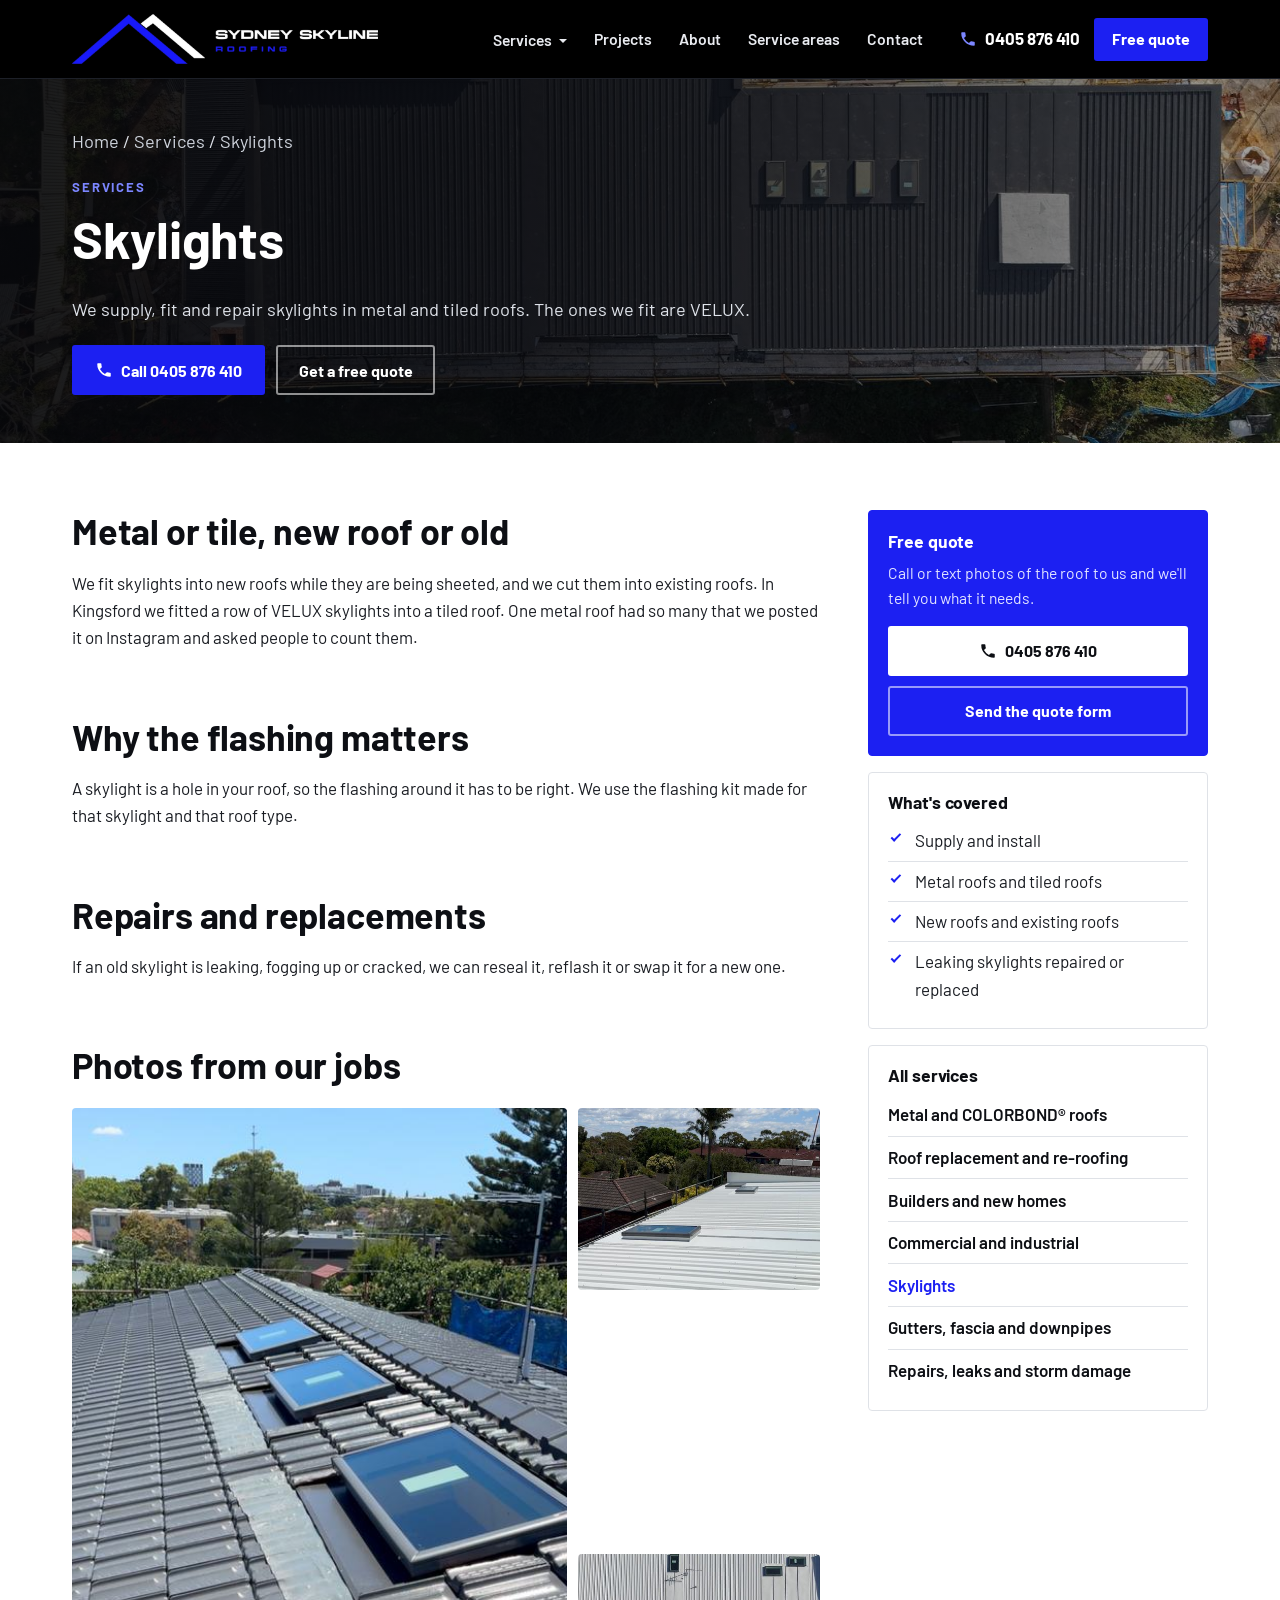
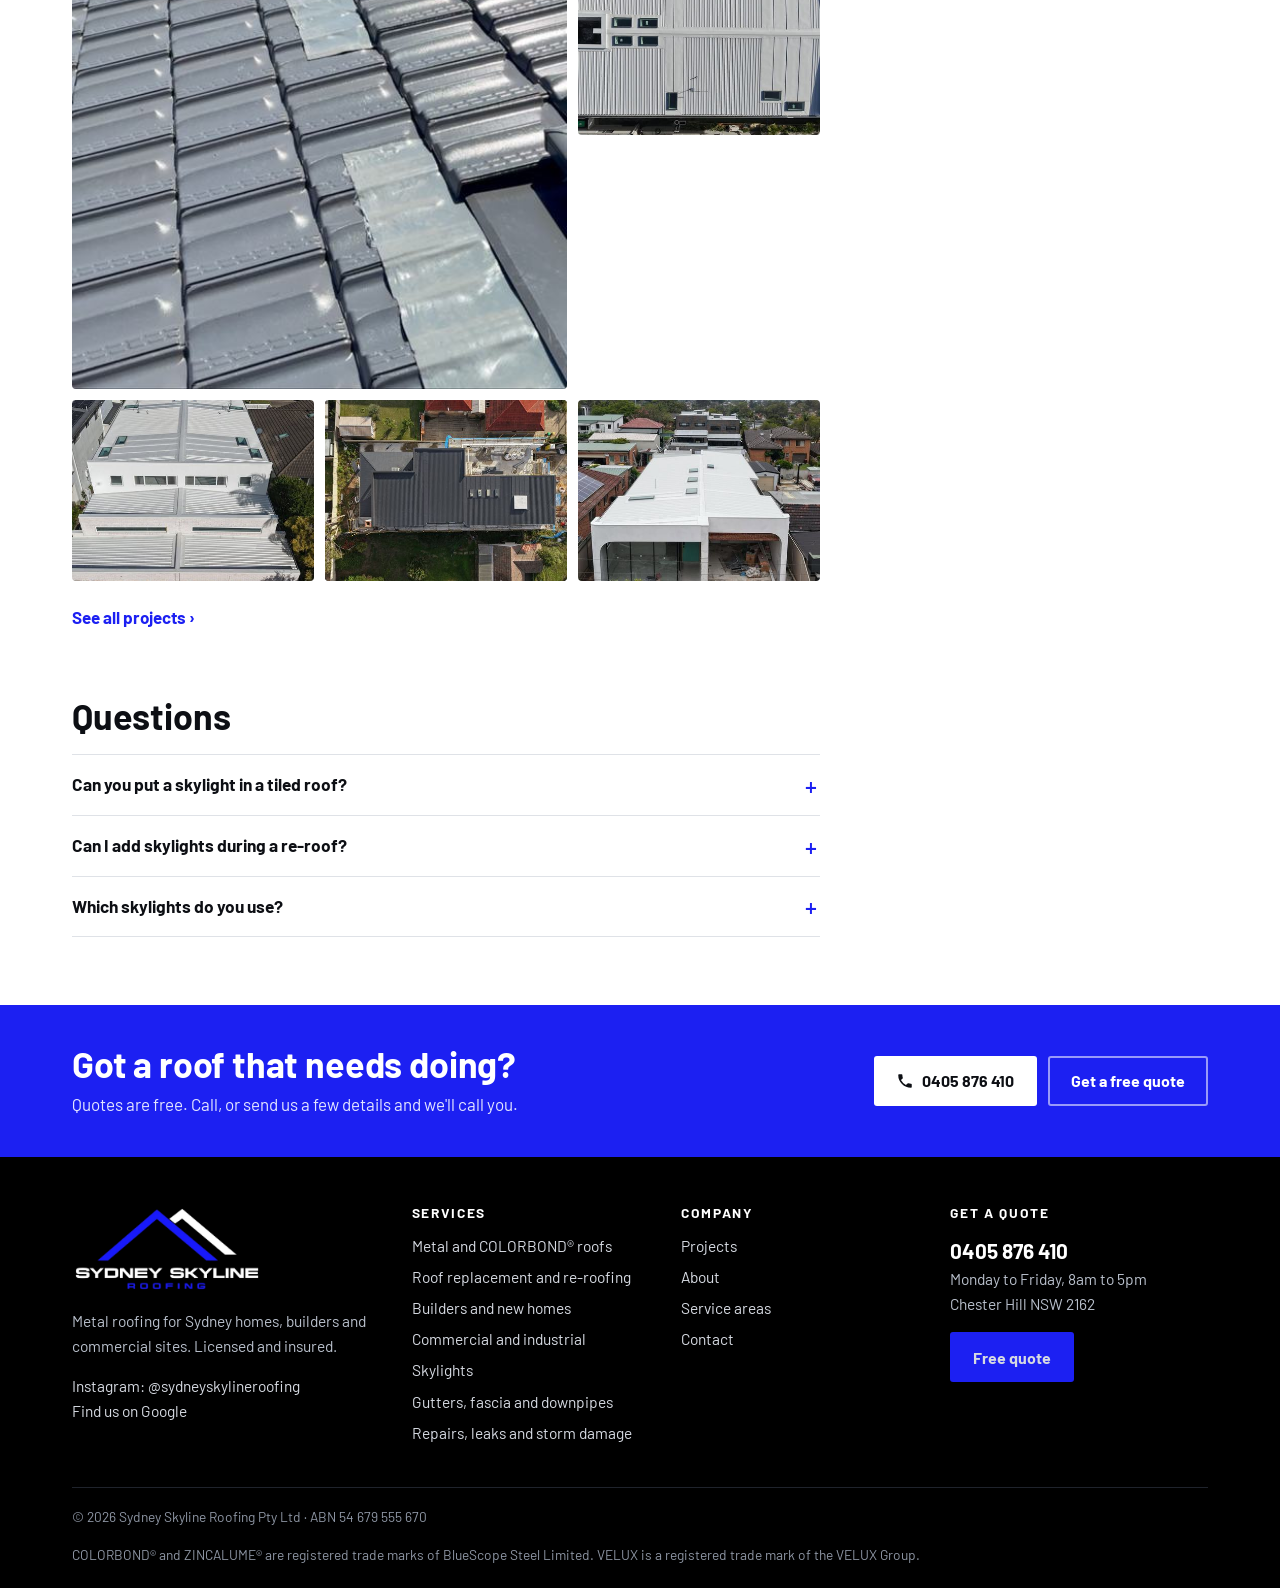
<file: skylights.html>
<!doctype html>
<html lang="en-AU">
<head>
<meta charset="utf-8">
<meta name="viewport" content="width=device-width, initial-scale=1">
<title>Skylight Installation and Repairs Sydney | Sydney Skyline Roofing</title>
<meta name="description" content="VELUX skylights supplied, fitted and repaired in metal and tiled roofs across Sydney by a licensed and insured roofing crew. Free quotes.">

<meta property="og:type" content="website">
<meta property="og:site_name" content="Sydney Skyline Roofing">
<meta property="og:title" content="Skylight Installation and Repairs Sydney | Sydney Skyline Roofing">
<meta property="og:description" content="VELUX skylights supplied, fitted and repaired in metal and tiled roofs across Sydney by a licensed and insured roofing crew. Free quotes.">
<meta property="og:locale" content="en_AU">

<meta name="robots" content="noindex, nofollow">
<meta name="theme-color" content="#000000">
<meta name="format-detection" content="telephone=no">
<link rel="icon" href="img/favicon.png" type="image/png">
<link rel="apple-touch-icon" href="img/apple-touch-icon.png">
<link rel="preconnect" href="https://fonts.googleapis.com">
<link rel="preconnect" href="https://fonts.gstatic.com" crossorigin>
<link href="https://fonts.googleapis.com/css2?family=Barlow:wght@400;500;600;700&display=swap" rel="stylesheet">
<link rel="stylesheet" href="css/style.css">
<script type="application/ld+json">{"@context": "https://schema.org", "@type": "Service", "name": "Skylights", "serviceType": "Skylight Installation and Repairs Sydney", "areaServed": "Sydney NSW", "provider": {"@type": "RoofingContractor", "name": "Sydney Skyline Roofing", "telephone": "+61405876410"}}</script><script type="application/ld+json">{"@context": "https://schema.org", "@type": "FAQPage", "mainEntity": [{"@type": "Question", "name": "Can you put a skylight in a tiled roof?", "acceptedAnswer": {"@type": "Answer", "text": "Yes. We did a row of them in a tiled roof in Kingsford."}}, {"@type": "Question", "name": "Can I add skylights during a re-roof?", "acceptedAnswer": {"@type": "Answer", "text": "Yes, and that's the easiest time, because the roof is already open and the flashing goes in with the new sheets."}}, {"@type": "Question", "name": "Which skylights do you use?", "acceptedAnswer": {"@type": "Answer", "text": "VELUX."}}]}</script>
</head>
<body>
<a class="skip" href="#main">Skip to content</a>
<header class="site-header"><div class="wrap">
  <a class="brand" href="index.html" aria-label="Sydney Skyline Roofing home"><img src="img/logo.png" width="306" height="50" alt="Sydney Skyline Roofing"></a>
  <nav class="nav" id="nav" aria-label="Main"><div class="has-sub"><a href="services.html">Services</a><div class="sub"><a href="metal-roofing.html">Metal and COLORBOND&reg; roofs</a><a href="roof-replacement.html">Roof replacement and re-roofing</a><a href="new-builds.html">Builders and new homes</a><a href="commercial-roofing.html">Commercial and industrial</a><a href="skylights.html" aria-current=page>Skylights</a><a href="gutters-fascia-downpipes.html">Gutters, fascia and downpipes</a><a href="roof-repairs.html">Repairs, leaks and storm damage</a></div></div><a href="projects.html">Projects</a><a href="about.html">About</a><a href="service-areas.html">Service areas</a><a href="contact.html">Contact</a></nav>
  <div class="header-cta">
    <a class="header-phone" href="tel:+61405876410" aria-label="Call 0405 876 410"><svg viewBox="0 0 24 24" fill="currentColor" aria-hidden="true"><path d="M6.62 10.79a15.05 15.05 0 0 0 6.59 6.59l2.2-2.2a1 1 0 0 1 1.02-.24c1.12.37 2.33.57 3.57.57a1 1 0 0 1 1 1V20a1 1 0 0 1-1 1A17 17 0 0 1 3 4a1 1 0 0 1 1-1h3.5a1 1 0 0 1 1 1c0 1.25.2 2.45.57 3.57a1 1 0 0 1-.25 1.02l-2.2 2.2z"/></svg><span>0405 876 410</span></a>
    <a class="btn btn-blue" href="contact.html#quote">Free quote</a>
    <button class="menu-btn" type="button" aria-controls="nav" aria-expanded="false" aria-label="Menu"><svg viewBox="0 0 24 24" fill="none" stroke="currentColor" stroke-width="2" stroke-linecap="round" aria-hidden="true"><path d="M3 6h18M3 12h18M3 18h18"/></svg></button>
  </div>
</div></header>
<main id="main">

<section class="page-head">
  <div class="hero-bg"><img src="img/auburn-1-960.jpg" srcset="img/auburn-1-480.jpg 480w, img/auburn-1-960.jpg 960w, img/auburn-1-1600.jpg 1600w" sizes="100vw" width="960" height="720" alt="" fetchpriority="high"></div>
  <div class="wrap"><p class="crumbs"><a href="index.html">Home</a> / <a href="services.html">Services</a> / <a href="skylights.html">Skylights</a></p><span class="label">Services</span><h1>Skylights</h1><p>We supply, fit and repair skylights in metal and tiled roofs. The ones we fit are VELUX.</p><div class="hero-ctas"><a class="btn btn-blue" href="tel:+61405876410"><svg viewBox="0 0 24 24" fill="currentColor" aria-hidden="true"><path d="M6.62 10.79a15.05 15.05 0 0 0 6.59 6.59l2.2-2.2a1 1 0 0 1 1.02-.24c1.12.37 2.33.57 3.57.57a1 1 0 0 1 1 1V20a1 1 0 0 1-1 1A17 17 0 0 1 3 4a1 1 0 0 1 1-1h3.5a1 1 0 0 1 1 1c0 1.25.2 2.45.57 3.57a1 1 0 0 1-.25 1.02l-2.2 2.2z"/></svg> Call 0405 876 410</a><a class="btn btn-line" href="contact.html#quote">Get a free quote</a></div></div>
</section>
<section class="section"><div class="wrap svc">
  <div class="svc-main">
    
<h2>Metal or tile, new roof or old</h2>
<p>We fit skylights into new roofs while they are being sheeted, and we cut them into existing roofs. In Kingsford we fitted a row of VELUX skylights into a tiled roof. One metal roof had so many that we posted it on Instagram and asked people to count them.</p>
<h2>Why the flashing matters</h2>
<p>A skylight is a hole in your roof, so the flashing around it has to be right. We use the flashing kit made for that skylight and that roof type.</p>
<h2>Repairs and replacements</h2>
<p>If an old skylight is leaking, fogging up or cracked, we can reseal it, reflash it or swap it for a new one.</p>

    <h2>Photos from our jobs</h2>
    <div class="gallery lead"><button type="button" class="big" data-full="img/kingsford-1-1290.jpg" data-cap="Kingsford: VELUX skylights in a tiled roof" data-group="skylights" aria-label="Open photo: Kingsford: VELUX skylights in a tiled roof"><img src="img/kingsford-1-960.jpg" srcset="img/kingsford-1-480.jpg 480w, img/kingsford-1-960.jpg 960w, img/kingsford-1-1290.jpg 1290w" sizes="(max-width:520px) 100vw, (max-width:1060px) 50vw, 380px" width="960" height="1707" alt="Kingsford: VELUX skylights in a tiled roof" loading="lazy" decoding="async"></button><button type="button" data-full="img/skylights-white-1290.jpg" data-cap="Skylight in a white metal roof" data-group="skylights" aria-label="Open photo: Skylight in a white metal roof"><img src="img/skylights-white-960.jpg" srcset="img/skylights-white-480.jpg 480w, img/skylights-white-960.jpg 960w, img/skylights-white-1290.jpg 1290w" sizes="(max-width:520px) 100vw, (max-width:1060px) 50vw, 380px" width="960" height="1707" alt="Skylight in a white metal roof" loading="lazy" decoding="async"></button><button type="button" data-full="img/caringbah-2-1080.jpg" data-cap="Caringbah: skylights from above" data-group="skylights" aria-label="Open photo: Caringbah: skylights from above"><img src="img/caringbah-2-960.jpg" srcset="img/caringbah-2-480.jpg 480w, img/caringbah-2-960.jpg 960w, img/caringbah-2-1080.jpg 1080w" sizes="(max-width:520px) 100vw, (max-width:1060px) 50vw, 380px" width="960" height="1280" alt="Caringbah: skylights from above" loading="lazy" decoding="async"></button><button type="button" data-full="img/caringbah-1-1080.jpg" data-cap="Caringbah" data-group="skylights" aria-label="Open photo: Caringbah"><img src="img/caringbah-1-960.jpg" srcset="img/caringbah-1-480.jpg 480w, img/caringbah-1-960.jpg 960w, img/caringbah-1-1080.jpg 1080w" sizes="(max-width:520px) 100vw, (max-width:1060px) 50vw, 380px" width="960" height="1280" alt="Caringbah" loading="lazy" decoding="async"></button><button type="button" data-full="img/auburn-1-1600.jpg" data-cap="Auburn: skylights in a dark metal roof" data-group="skylights" aria-label="Open photo: Auburn: skylights in a dark metal roof"><img src="img/auburn-1-960.jpg" srcset="img/auburn-1-480.jpg 480w, img/auburn-1-960.jpg 960w, img/auburn-1-1600.jpg 1600w" sizes="(max-width:520px) 100vw, (max-width:1060px) 50vw, 380px" width="960" height="720" alt="Auburn: skylights in a dark metal roof" loading="lazy" decoding="async"></button><button type="button" data-full="img/yagoona-1-1080.jpg" data-cap="Yagoona" data-group="skylights" aria-label="Open photo: Yagoona"><img src="img/yagoona-1-960.jpg" srcset="img/yagoona-1-480.jpg 480w, img/yagoona-1-960.jpg 960w, img/yagoona-1-1080.jpg 1080w" sizes="(max-width:520px) 100vw, (max-width:1060px) 50vw, 380px" width="960" height="720" alt="Yagoona" loading="lazy" decoding="async"></button></div>
    <p><a class="more" href="projects.html">See all projects &rsaquo;</a></p>
    <h2>Questions</h2>
    <div class="faq"><details><summary>Can you put a skylight in a tiled roof?</summary><p>Yes. We did a row of them in a tiled roof in Kingsford.</p></details><details><summary>Can I add skylights during a re-roof?</summary><p>Yes, and that's the easiest time, because the roof is already open and the flashing goes in with the new sheets.</p></details><details><summary>Which skylights do you use?</summary><p>VELUX.</p></details></div>
  </div>
  <aside class="aside">
    <div class="aside-box blue"><h3>Free quote</h3><p>Call or text photos of the roof to us and we'll tell you what it needs.</p>
      <a class="btn btn-white btn-block" href="tel:+61405876410"><svg viewBox="0 0 24 24" fill="currentColor" aria-hidden="true"><path d="M6.62 10.79a15.05 15.05 0 0 0 6.59 6.59l2.2-2.2a1 1 0 0 1 1.02-.24c1.12.37 2.33.57 3.57.57a1 1 0 0 1 1 1V20a1 1 0 0 1-1 1A17 17 0 0 1 3 4a1 1 0 0 1 1-1h3.5a1 1 0 0 1 1 1c0 1.25.2 2.45.57 3.57a1 1 0 0 1-.25 1.02l-2.2 2.2z"/></svg> 0405 876 410</a>
      <a class="btn btn-line btn-block" style="margin-top:.6rem" href="contact.html#quote">Send the quote form</a></div>
    <div class="aside-box"><h3>What's covered</h3><ul class="ticks" style="margin:0"><li>Supply and install</li><li>Metal roofs and tiled roofs</li><li>New roofs and existing roofs</li><li>Leaking skylights repaired or replaced</li></ul></div>
    <div class="aside-box"><h3>All services</h3><ul><li><a href="metal-roofing.html">Metal and COLORBOND&reg; roofs</a></li><li><a href="roof-replacement.html">Roof replacement and re-roofing</a></li><li><a href="new-builds.html">Builders and new homes</a></li><li><a href="commercial-roofing.html">Commercial and industrial</a></li><li><a href="skylights.html" aria-current=page>Skylights</a></li><li><a href="gutters-fascia-downpipes.html">Gutters, fascia and downpipes</a></li><li><a href="roof-repairs.html">Repairs, leaks and storm damage</a></li></ul></div>
  </aside>
</div></section>

<section class="cta-band"><div class="wrap">
  <div><h2>Got a roof that needs doing?</h2><p>Quotes are free. Call, or send us a few details and we'll call you.</p></div>
  <div class="row"><a class="btn btn-white" href="tel:+61405876410"><svg viewBox="0 0 24 24" fill="currentColor" aria-hidden="true"><path d="M6.62 10.79a15.05 15.05 0 0 0 6.59 6.59l2.2-2.2a1 1 0 0 1 1.02-.24c1.12.37 2.33.57 3.57.57a1 1 0 0 1 1 1V20a1 1 0 0 1-1 1A17 17 0 0 1 3 4a1 1 0 0 1 1-1h3.5a1 1 0 0 1 1 1c0 1.25.2 2.45.57 3.57a1 1 0 0 1-.25 1.02l-2.2 2.2z"/></svg> 0405 876 410</a><a class="btn btn-line" href="contact.html#quote">Get a free quote</a></div>
</div></section>

</main>
<footer class="site-footer"><div class="wrap">
  <div class="foot">
    <div>
      <img class="flogo" src="img/logo-stacked.png" width="190" height="88" alt="Sydney Skyline Roofing" loading="lazy">
      <p>Metal roofing for Sydney homes, builders and commercial sites. Licensed and insured.</p>
      <p><a href="https://www.instagram.com/sydneyskylineroofing/" rel="noopener" target="_blank">Instagram: @sydneyskylineroofing</a><br><a href="https://www.google.com/maps/search/?api=1&query=Sydney+Skyline+Roofing+Chester+Hill+NSW" rel="noopener" target="_blank">Find us on Google</a></p>
    </div>
    <div><h4>Services</h4><ul><li><a href="metal-roofing.html">Metal and COLORBOND&reg; roofs</a></li><li><a href="roof-replacement.html">Roof replacement and re-roofing</a></li><li><a href="new-builds.html">Builders and new homes</a></li><li><a href="commercial-roofing.html">Commercial and industrial</a></li><li><a href="skylights.html">Skylights</a></li><li><a href="gutters-fascia-downpipes.html">Gutters, fascia and downpipes</a></li><li><a href="roof-repairs.html">Repairs, leaks and storm damage</a></li></ul></div>
    <div><h4>Company</h4><ul>
      <li><a href="projects.html">Projects</a></li><li><a href="about.html">About</a></li>
      <li><a href="service-areas.html">Service areas</a></li><li><a href="contact.html">Contact</a></li></ul></div>
    <div><h4>Get a quote</h4>
      <p><a class="fphone" href="tel:+61405876410">0405 876 410</a><br>Monday to Friday, 8am to 5pm<br>Chester Hill NSW 2162</p>
      <p><a class="btn btn-blue" href="contact.html#quote">Free quote</a></p></div>
  </div>
  <div class="legal"><span>&copy; 2026 Sydney Skyline Roofing Pty Ltd &middot; ABN 54 679 555 670</span><span>COLORBOND&reg; and ZINCALUME&reg; are registered trade marks of BlueScope Steel Limited. VELUX is a registered trade mark of the VELUX Group.</span></div>
</div></footer>
<div class="callbar"><a href="tel:+61405876410"><svg viewBox="0 0 24 24" fill="currentColor" aria-hidden="true"><path d="M6.62 10.79a15.05 15.05 0 0 0 6.59 6.59l2.2-2.2a1 1 0 0 1 1.02-.24c1.12.37 2.33.57 3.57.57a1 1 0 0 1 1 1V20a1 1 0 0 1-1 1A17 17 0 0 1 3 4a1 1 0 0 1 1-1h3.5a1 1 0 0 1 1 1c0 1.25.2 2.45.57 3.57a1 1 0 0 1-.25 1.02l-2.2 2.2z"/></svg> Call now</a><a class="q" href="contact.html#quote"><svg viewBox="0 0 24 24" fill="none" stroke="currentColor" stroke-width="2" stroke-linecap="round" stroke-linejoin="round" aria-hidden="true"><path d="M14 3H6a2 2 0 0 0-2 2v14a2 2 0 0 0 2 2h12a2 2 0 0 0 2-2V9z"/><path d="M14 3v6h6M8 13h8M8 17h5"/></svg> Free quote</a></div>
<script src="js/main.js" defer></script>
</body>
</html>
</file>
<file: css/style.css>
/* Sydney Skyline Roofing. One font family (Barlow), brand black + blue from the logo. */
:root{
  --black:#000;
  --ink:#0d0f14;
  --ink-2:#161a22;
  --blue:#1c20f2;
  --blue-dark:#1216c4;
  --blue-light:#7c86ff;
  --text:#1a1d23;
  --muted:#59616e;
  --line:#dfe2e7;
  --steel:#f2f3f5;
  --steel-2:#e7e9ed;
  --white:#fff;
  --wrap:1180px;
  --font:"Barlow",system-ui,-apple-system,"Segoe UI",Arial,sans-serif;
}
*,*::before,*::after{box-sizing:border-box}
[hidden]{display:none!important}
html{scroll-behavior:smooth;-webkit-text-size-adjust:100%}
body{margin:0;font-family:var(--font);font-size:17px;line-height:1.6;color:var(--text);background:var(--white)}
img{max-width:100%;height:auto;display:block}
a{color:var(--blue)}
h1,h2,h3,h4{font-weight:700;line-height:1.15;margin:0 0 .5em;color:var(--ink);letter-spacing:-.005em}
h1{font-size:clamp(2rem,4.2vw,3.25rem)}
h2{font-size:clamp(1.6rem,2.8vw,2.25rem)}
h3{font-size:1.25rem}
p{margin:0 0 1em}
ul{margin:0 0 1em;padding-left:1.2em}
.wrap{max-width:var(--wrap);margin:0 auto;padding:0 22px}
.label{display:block;font-size:.82rem;font-weight:700;letter-spacing:.14em;text-transform:uppercase;color:var(--blue);margin-bottom:.7rem}
.lead{font-size:1.14rem;color:#30353e;max-width:46em}
.muted{color:var(--muted)}
.skip{position:absolute;left:-999px;top:0;background:var(--blue);color:#fff;padding:.6rem 1rem;z-index:200}
.skip:focus{left:8px;top:8px}
:focus-visible{outline:3px solid var(--blue-light);outline-offset:2px}

/* Buttons */
.btn{display:inline-flex;align-items:center;justify-content:center;gap:.5rem;font:inherit;font-weight:700;font-size:1rem;line-height:1.2;padding:.85rem 1.3rem;border:2px solid transparent;border-radius:3px;text-decoration:none;cursor:pointer;white-space:nowrap}
.btn svg{width:18px;height:18px;flex:none}
.btn-blue{background:var(--blue);color:#fff}
.btn-blue:hover{background:var(--blue-dark)}
.btn-white{background:#fff;color:var(--ink)}
.btn-white:hover{background:var(--steel-2)}
.btn-line{border-color:rgba(255,255,255,.55);color:#fff}
.btn-line:hover{border-color:#fff;background:rgba(255,255,255,.08)}
.btn-ink{border-color:var(--ink);color:var(--ink);background:transparent}
.btn-ink:hover{background:var(--ink);color:#fff}
.btn-block{width:100%}

/* Header */
.site-header{position:sticky;top:0;z-index:100;background:var(--black);color:#fff;border-bottom:1px solid #1d2028}
.site-header .wrap{display:flex;align-items:center;gap:1.2rem;height:78px}
.brand{display:flex;align-items:center;flex:none}
.brand img{height:50px;width:auto}
.nav{margin-left:auto;display:flex;align-items:center;gap:.2rem}
.nav a{color:#e9ebf0;text-decoration:none;font-weight:600;font-size:.98rem;padding:.55rem .75rem;border-radius:3px}
.nav a:hover,.nav a[aria-current="page"]{color:#fff;background:#191c25}
.has-sub{position:relative}
.has-sub>a::after{content:"";display:inline-block;margin-left:.4rem;border:4px solid transparent;border-top-color:currentColor;transform:translateY(2px)}
.sub{display:none;position:absolute;top:100%;left:0;min-width:270px;background:#0b0c11;border:1px solid #23262f;padding:.4rem;border-radius:3px}
.has-sub:hover .sub,.has-sub:focus-within .sub{display:block}
.sub a{display:block;padding:.55rem .7rem;font-weight:500}
.header-cta{display:flex;align-items:center;gap:.6rem;flex:none}
.header-phone{color:#fff;text-decoration:none;font-weight:700;font-size:1.06rem;display:inline-flex;align-items:center;gap:.45rem;padding:.5rem .3rem}
.header-phone svg{width:18px;height:18px;color:var(--blue-light)}
.header-cta .btn{padding:.62rem 1rem}
.menu-btn{display:none;background:none;border:1px solid #3a3e4a;color:#fff;border-radius:3px;width:44px;height:44px;align-items:center;justify-content:center;cursor:pointer}
.menu-btn svg{width:22px;height:22px}

/* Hero */
.hero{position:relative;background:var(--ink);color:#fff;overflow:hidden}
.hero-bg{position:absolute;inset:0}
.hero-bg img{width:100%;height:100%;object-fit:cover;object-position:50% 66%}
.hero-bg::after{content:"";position:absolute;inset:0;background:linear-gradient(90deg,rgba(5,6,10,.92) 0%,rgba(5,6,10,.8) 32%,rgba(5,6,10,.28) 58%,rgba(5,6,10,0) 78%)}
.hero .wrap{position:relative;padding-top:3.4rem;padding-bottom:7.2rem}
.hero .wrap>div{max-width:640px}
.hero h1{color:#fff;margin-bottom:.55em}
.hero .label{color:var(--blue-light)}
.hero p.hero-sub{font-size:1.16rem;color:#dfe3ea;max-width:34em}
.chips{display:flex;flex-wrap:wrap;gap:.5rem;list-style:none;padding:0;margin:1.2rem 0 1.5rem}
.chips a{display:block;color:#fff;text-decoration:none;font-weight:600;font-size:.95rem;padding:.42rem .8rem;border:1px solid rgba(255,255,255,.34);border-radius:3px;background:rgba(10,12,18,.45)}
.chips a:hover{border-color:#fff;background:rgba(255,255,255,.12)}
.hero-ctas{display:flex;flex-wrap:wrap;gap:.7rem}
.hero-facts{display:flex;flex-wrap:wrap;gap:.4rem 1.4rem;list-style:none;padding:0;margin:1.5rem 0 0;font-size:.95rem;color:#cfd4dd}
.hero-facts li{display:flex;align-items:center;gap:.45rem}
.hero-facts svg{width:17px;height:17px;color:var(--blue-light);flex:none}

/* Quote card */
.quote-card{background:#fff;color:var(--text);border-radius:4px;padding:1.5rem 1.5rem 1.3rem;border-top:5px solid var(--blue);box-shadow:0 18px 50px rgba(0,0,0,.35)}
.quote-card h2{font-size:1.45rem;margin-bottom:.2em}
.quote-card p.note{font-size:.95rem;color:var(--muted);margin-bottom:1rem}
.field{margin-bottom:.75rem}
.field label{display:block;font-size:.88rem;font-weight:600;margin-bottom:.25rem;color:#2a2f38}
.field input,.field select,.field textarea{width:100%;font:inherit;font-size:1rem;padding:.68rem .75rem;border:1px solid #c5cad3;border-radius:3px;background:#fff;color:var(--text)}
.field input,.field select{height:48px}
.field textarea{min-height:92px;resize:vertical}
.field input:focus,.field select:focus,.field textarea:focus{outline:none;border-color:var(--blue);box-shadow:0 0 0 3px rgba(28,32,242,.16)}
.two{display:grid;grid-template-columns:1fr 1fr;gap:.75rem}
.form-foot{font-size:.86rem;color:var(--muted);margin:.7rem 0 0}
.form-done{display:none;border:1px solid var(--line);background:var(--steel);border-radius:4px;padding:1.1rem}
.form-done.show{display:block}
.form-done h3:focus{outline:none}
.form-done pre{white-space:pre-wrap;font:inherit;font-size:.95rem;background:#fff;border:1px solid var(--line);padding:.7rem;border-radius:3px;margin:.6rem 0 .9rem}
.form-done .row{display:flex;flex-wrap:wrap;gap:.6rem}

/* Quote bar under the hero */
.quote-bar-wrap{position:relative;z-index:2;margin-top:-4.6rem;padding-bottom:1.6rem;background:linear-gradient(180deg,transparent 4.6rem,#fff 4.6rem)}
.quote-card.bar{padding:1.15rem 1.3rem 1.2rem}
.quote-card.bar form{display:grid;grid-template-columns:auto repeat(4,minmax(0,1fr)) auto;gap:.9rem;align-items:end}
.quote-card.bar .bar-title{align-self:center;padding-right:.6rem}
.quote-card.bar h2{font-size:1.3rem;margin:0}
.quote-card.bar .bar-title p{margin:0;font-size:.93rem;color:var(--muted)}
.quote-card.bar .field{margin:0}
.quote-card.bar .btn{height:48px}

/* Suburb strip */
.strip{background:var(--blue);color:#fff;overflow:hidden}
.strip-track{display:flex;width:max-content;animation:strip 60s linear infinite}
.strip:hover .strip-track{animation-play-state:paused}
.strip ul{display:flex;list-style:none;margin:0;padding:.7rem 0;flex:none}
.strip li{font-weight:600;font-size:.98rem;letter-spacing:.06em;text-transform:uppercase;white-space:nowrap;padding:0 1.1rem;position:relative}
.strip li::after{content:"";position:absolute;right:-3px;top:50%;width:6px;height:6px;margin-top:-3px;background:rgba(255,255,255,.6);transform:rotate(45deg)}
.strip li.strip-lead{font-weight:700;color:#fff;opacity:.85}
@keyframes strip{to{transform:translateX(-50%)}}
@media (prefers-reduced-motion:reduce){.strip-track{animation:none}html{scroll-behavior:auto}}

/* Sections */
.section{padding:4.2rem 0}
.section.tight{padding:3rem 0}
.section.steel{background:var(--steel)}
.section.dark{background:var(--ink);color:#d9dde5}
.section.dark h2,.section.dark h3{color:#fff}
.section.dark .label{color:var(--blue-light)}
.section-head{display:flex;justify-content:space-between;align-items:flex-end;gap:1.5rem;flex-wrap:wrap;margin-bottom:1.8rem}
.section-head h2{margin-bottom:.2em}
.section-head p{margin:0;max-width:40em;color:var(--muted)}
.section.dark .section-head p{color:#aab1bd}
.more{font-weight:700;text-decoration:none;white-space:nowrap}
.more:hover{text-decoration:underline}

/* Service cards */
.cards{display:grid;grid-template-columns:repeat(3,1fr);gap:1.3rem}
.cards.four{grid-template-columns:repeat(4,1fr)}
.card{display:flex;flex-direction:column;background:#fff;border:1px solid var(--line);border-radius:4px;overflow:hidden;text-decoration:none;color:inherit}
.card .ph{aspect-ratio:4/3;overflow:hidden;background:var(--steel-2)}
.card .ph img{width:100%;height:100%;object-fit:cover}
.card .body{padding:1.1rem 1.15rem 1.25rem;display:flex;flex-direction:column;flex:1}
.card h3{margin-bottom:.35em}
.card p{font-size:.98rem;color:#3c424c;margin-bottom:.9em}
.card .go{margin-top:auto;font-weight:700;color:var(--blue)}
a.card:hover{border-color:var(--blue)}
a.card:hover .go{text-decoration:underline}

/* Project tiles */
.tiles{display:grid;grid-template-columns:repeat(3,1fr);gap:1rem}
.tile{position:relative;display:block;aspect-ratio:4/3;overflow:hidden;border-radius:4px;background:#111;color:#fff;text-decoration:none;border:0;padding:0;cursor:pointer;font:inherit;text-align:left}
.tile img{width:100%;height:100%;object-fit:cover}
.tile .cap{position:absolute;left:0;right:0;bottom:0;padding:2.2rem .95rem .8rem;background:linear-gradient(180deg,transparent,rgba(0,0,0,.82))}
.tile .cap strong{display:block;font-size:1.12rem;line-height:1.2}
.tile .cap span{font-size:.9rem;color:#d3d8e0}
.tile:hover img{filter:brightness(1.08)}
.tile.wide{grid-column:span 2;aspect-ratio:auto}

/* Split */
.split{display:grid;grid-template-columns:1fr 1fr;gap:3rem;align-items:center}
.split.top{align-items:start}
.split .photo{border-radius:4px;overflow:hidden}
.split .photo img{width:100%;aspect-ratio:4/3;object-fit:cover}
.photo-pair{display:grid;grid-template-columns:1fr 1fr;gap:.8rem}
.photo-pair img{width:100%;aspect-ratio:3/4;object-fit:cover;border-radius:4px}

/* Three columns of text */
.cols{display:grid;grid-template-columns:repeat(3,1fr);gap:0}
.cols>div{padding:0 1.8rem;border-left:1px solid var(--line)}
.cols>div:first-child{padding-left:0;border-left:0}
.cols>div:last-child{padding-right:0}
.section.dark .cols>div{border-color:#2a2f3a}
.cols p{font-size:1rem}

/* Steps */
.steps{display:grid;grid-template-columns:repeat(5,1fr);gap:1.2rem;list-style:none;padding:0;margin:0;counter-reset:s}
.steps li{counter-increment:s;border-top:3px solid var(--blue);padding-top:.9rem}
.steps li::before{content:counter(s);display:block;font-weight:700;font-size:1.5rem;line-height:1;color:var(--blue);margin-bottom:.45rem}
.section.dark .steps li{border-color:var(--blue-light)}
.section.dark .steps li::before{color:var(--blue-light)}
.steps h3{font-size:1.08rem;margin-bottom:.3em}
.steps p{font-size:.97rem;margin:0}

/* Ticks */
.ticks{list-style:none;padding:0;margin:0 0 1.2em}
.ticks li{position:relative;padding:.38rem 0 .38rem 1.7rem;border-bottom:1px solid var(--line)}
.ticks li:last-child{border-bottom:0}
.ticks li::before{content:"";position:absolute;left:.15rem;top:.82rem;width:.6rem;height:.32rem;border-left:2.5px solid var(--blue);border-bottom:2.5px solid var(--blue);transform:rotate(-45deg)}

/* Suppliers */
.suppliers{display:grid;grid-template-columns:repeat(3,1fr);gap:1rem}
.supplier{border:1px solid var(--line);border-radius:4px;padding:1.1rem 1.2rem;background:#fff}
.supplier strong{display:block;font-size:1.12rem;color:var(--ink)}
.supplier span{font-size:.96rem;color:var(--muted)}

/* Areas */
.areas{display:grid;grid-template-columns:repeat(3,1fr);gap:1.6rem 2.2rem}
.areas h3{font-size:1.05rem;margin-bottom:.4em}
.areas p{font-size:.98rem;color:#3c424c;margin:0}
.section.dark .areas p{color:#b9c0cc}

/* Quote from their Instagram */
.said{border-left:4px solid var(--blue);padding:.2rem 0 .2rem 1.2rem;margin:1.6rem 0;font-size:1.22rem;font-weight:500;line-height:1.4;color:var(--ink)}
.said cite{display:block;font-style:normal;font-size:.9rem;font-weight:500;color:var(--muted);margin-top:.5rem}
.section.dark .said{color:#fff}
.section.dark .said cite{color:#aab1bd}

/* FAQ */
.faq{max-width:860px}
.faq details{border-bottom:1px solid var(--line)}
.faq details:first-of-type{border-top:1px solid var(--line)}
.faq summary{cursor:pointer;list-style:none;padding:1rem 2.2rem 1rem 0;font-weight:700;font-size:1.08rem;position:relative;color:var(--ink)}
.faq summary::-webkit-details-marker{display:none}
.faq summary::after{content:"+";position:absolute;right:.2rem;top:.72rem;font-size:1.5rem;font-weight:500;color:var(--blue)}
.faq details[open] summary::after{content:"\2212"}
.faq details p{margin:0 0 1.1rem;max-width:44em}

/* Page head (inner pages) */
.page-head{background:var(--ink);color:#fff;position:relative;overflow:hidden}
.page-head .hero-bg::after{background:linear-gradient(90deg,rgba(5,6,10,.92) 0%,rgba(5,6,10,.78) 45%,rgba(5,6,10,.35) 100%)}
.page-head .wrap{position:relative;padding-top:3rem;padding-bottom:3rem}
.page-head h1{color:#fff;max-width:17em}
.page-head p{font-size:1.14rem;color:#dfe3ea;max-width:40em;margin-bottom:1.3rem}
.page-head .label{color:var(--blue-light)}
.crumbs{font-size:.9rem;color:#aab1bd;margin-bottom:1rem}
.crumbs a{color:#cfd4dd;text-decoration:none}
.crumbs a:hover{text-decoration:underline}

/* Service page body */
.svc{display:grid;grid-template-columns:minmax(0,1fr) 340px;gap:3rem;align-items:start}
.svc-main h2{margin-top:1.8em}
.svc-main h2:first-child{margin-top:0}
.svc-main .gallery{margin:1.4rem 0}
.aside{position:sticky;top:98px;display:grid;gap:1rem}
.aside-box{border:1px solid var(--line);border-radius:4px;padding:1.2rem;background:#fff}
.aside-box.blue{background:var(--blue);border-color:var(--blue);color:#fff}
.aside-box.blue h3{color:#fff}
.aside-box.blue p{color:#e3e5ff;font-size:.98rem}
.aside-box h3{font-size:1.1rem}
.aside-box ul{list-style:none;padding:0;margin:0}
.aside-box li a{display:block;padding:.45rem 0;border-bottom:1px solid var(--line);text-decoration:none;font-weight:600;color:var(--ink)}
.aside-box li:last-child a{border-bottom:0}
.aside-box li a:hover,.aside-box li a[aria-current="page"]{color:var(--blue)}

/* Gallery */
.gallery{display:grid;grid-template-columns:repeat(3,1fr);gap:.7rem}
.gallery.two{grid-template-columns:repeat(2,1fr)}
.gallery button{border:0;padding:0;background:#111;border-radius:4px;overflow:hidden;cursor:zoom-in;aspect-ratio:4/3;display:block}
.gallery button img{width:100%;height:100%;object-fit:cover}
.gallery button:hover img{filter:brightness(1.08)}
.gallery .big{grid-column:span 2;grid-row:span 2;aspect-ratio:auto}
.gallery.one{grid-template-columns:minmax(0,640px)}

/* Projects page */
.project{padding:2.4rem 0;border-bottom:1px solid var(--line)}
.project:last-child{border-bottom:0}
.project-head{display:flex;align-items:baseline;gap:.4rem 1rem;flex-wrap:wrap;margin-bottom:.9rem}
.project-head h2{font-size:1.6rem;margin:0}
.project-head .type{font-weight:600;color:var(--blue)}
.project p{max-width:46em;color:#3c424c}
.filter{display:flex;flex-wrap:wrap;gap:.5rem;margin-bottom:.4rem}
.filter button{font:inherit;font-weight:600;font-size:.95rem;padding:.45rem .9rem;border:1px solid #c5cad3;border-radius:3px;background:#fff;color:var(--ink);cursor:pointer}
.filter button[aria-pressed="true"]{background:var(--ink);border-color:var(--ink);color:#fff}

/* Lightbox */
.lb{position:fixed;inset:0;z-index:300;background:rgba(4,5,8,.94);display:none;align-items:center;justify-content:center;padding:3.2rem 1rem}
.lb.open{display:flex}
.lb img{max-width:100%;max-height:100%;object-fit:contain;border-radius:3px}
.lb button{position:absolute;background:rgba(255,255,255,.1);border:1px solid rgba(255,255,255,.3);color:#fff;width:46px;height:46px;border-radius:3px;font-size:1.4rem;line-height:1;cursor:pointer}
.lb button:hover{background:rgba(255,255,255,.22)}
.lb .x{top:12px;right:12px}
.lb .prev{left:12px;top:50%;margin-top:-23px}
.lb .next{right:12px;top:50%;margin-top:-23px}
.lb .lb-cap{position:absolute;left:0;right:0;bottom:12px;text-align:center;color:#d3d8e0;font-size:.95rem}

/* CTA band */
.cta-band{background:var(--blue);color:#fff}
.cta-band .wrap{display:flex;align-items:center;justify-content:space-between;gap:1.5rem;flex-wrap:wrap;padding-top:2.4rem;padding-bottom:2.4rem}
.cta-band h2{color:#fff;margin:0 0 .2em}
.cta-band p{margin:0;color:#e3e5ff}
.cta-band .row{display:flex;gap:.7rem;flex-wrap:wrap}

/* Contact */
.contact-grid{display:grid;grid-template-columns:minmax(0,1fr) minmax(0,1fr);gap:3rem;align-items:start}
.contact-list{list-style:none;padding:0;margin:1.4rem 0}
.contact-list li{display:grid;grid-template-columns:130px 1fr;gap:1rem;padding:.8rem 0;border-bottom:1px solid var(--line)}
.contact-list li:first-child{border-top:1px solid var(--line)}
.contact-list b{color:var(--ink)}
.contact-list a{font-weight:700}
.big-phone{font-size:1.9rem;font-weight:700;text-decoration:none;color:var(--ink)}
.plain-card{border:1px solid var(--line);border-top:5px solid var(--blue);border-radius:4px;padding:1.5rem;background:#fff}

.contact-grid .quote-card{box-shadow:0 10px 30px rgba(13,15,20,.1);border:1px solid var(--line);border-top:5px solid var(--blue)}
.contact-grid h3{margin-top:1.8rem}

/* Footer */
.site-footer{background:var(--black);color:#b9c0cc;font-size:.97rem}
.site-footer .wrap{padding-top:3rem;padding-bottom:1.4rem}
.foot{display:grid;grid-template-columns:1.3fr 1fr 1fr 1.1fr;gap:2.2rem}
.foot img.flogo{width:190px;margin-bottom:1rem}
.foot h4{color:#fff;font-size:.86rem;letter-spacing:.12em;text-transform:uppercase;margin-bottom:.8rem}
.foot ul{list-style:none;padding:0;margin:0}
.foot li{margin-bottom:.4rem}
.foot a{color:#d6dae2;text-decoration:none}
.foot a:hover{color:#fff;text-decoration:underline}
.foot .fphone{font-size:1.3rem;font-weight:700;color:#fff}
.legal{border-top:1px solid #1f232c;margin-top:2.2rem;padding-top:1.1rem;display:flex;justify-content:space-between;gap:1rem;flex-wrap:wrap;font-size:.86rem;color:#8d95a3}

/* Mobile call bar */
.callbar{display:none}

@media (max-width:1060px){
  .nav{display:none;position:absolute;top:78px;left:0;right:0;background:#07080c;border-bottom:1px solid #23262f;flex-direction:column;align-items:stretch;padding:.6rem 22px 1rem;gap:0;max-height:calc(100vh - 78px);overflow:auto}
  .nav.open{display:flex}
  .nav a{padding:.8rem .2rem;border-bottom:1px solid #191c25;border-radius:0;font-size:1.05rem}
  .has-sub>a::after{display:none}
  .sub{display:block;position:static;border:0;padding:0 0 0 1rem;background:none;min-width:0}
  .sub a{font-size:.98rem;color:#b9c0cc}
  .menu-btn{display:inline-flex}
  .header-cta{margin-left:auto}
  .header-cta .btn{display:none}
  .hero .wrap{padding-top:2.4rem;padding-bottom:6.6rem}
  .quote-card.bar form{grid-template-columns:1fr 1fr}
  .quote-card.bar .bar-title{grid-column:span 2}
  .quote-card.bar .btn{grid-column:span 2}
  .cards,.cards.four{grid-template-columns:repeat(2,1fr)}
  .steps{grid-template-columns:repeat(2,1fr)}
  .svc{grid-template-columns:1fr}
  .aside{position:static}
  .foot{grid-template-columns:1fr 1fr}
}
@media (max-width:760px){
  body{font-size:16.5px;padding-bottom:62px}
  .site-header .wrap{height:64px;gap:.6rem}
  .nav{top:64px;max-height:calc(100vh - 64px)}
  .brand img{height:32px}
  .header-phone{font-size:.98rem;border:1px solid #3a3e4a;border-radius:3px;padding:.5rem .65rem}
  .section{padding:3rem 0}
  /* phones: show the roof photo clean on top, copy on solid dark below */
  .hero-bg,.page-head .hero-bg{position:relative;inset:auto;height:200px}
  .page-head .hero-bg{height:150px}
  .hero-bg img{object-position:50% 62%}
  .hero-bg::after,.page-head .hero-bg::after{background:linear-gradient(180deg,rgba(13,15,20,0) 60%,var(--ink) 100%)}
  .page-head .wrap{padding-top:1rem;padding-bottom:2rem}
  .hero .wrap{padding-top:.9rem;padding-bottom:5.6rem}
  .quote-card.bar form{grid-template-columns:1fr}
  .quote-card.bar .bar-title,.quote-card.bar .btn{grid-column:auto}
  .hero p.hero-sub{font-size:1.05rem}
  .chips{margin:1rem 0 1.2rem;gap:.4rem}
  .chips a{font-size:.9rem;padding:.36rem .62rem}
  .hero-ctas .btn{flex:1 1 100%}
  .split,.contact-grid{grid-template-columns:1fr;gap:1.8rem}
  .cols{grid-template-columns:1fr}
  .cols>div{padding:1.2rem 0 0;border-left:0;border-top:1px solid var(--line);margin-top:1.2rem}
  .cols>div:first-child{border-top:0;margin-top:0;padding-top:0}
  .section.dark .cols>div{border-color:#2a2f3a}
  .tiles{grid-template-columns:1fr 1fr;gap:.6rem}
  .tile.wide{grid-column:span 2;aspect-ratio:4/3}
  .suppliers,.areas{grid-template-columns:1fr}
  .gallery{grid-template-columns:repeat(2,1fr)}
  .gallery .big{grid-row:auto;aspect-ratio:4/3}
  .gallery.one{grid-template-columns:1fr}
  .gallery:not(.lead):not(.one) button:last-child:nth-child(odd),.gallery.lead button:last-child:nth-child(even){grid-column:span 2}
  .contact-list li{grid-template-columns:1fr;gap:.1rem}
  .two{grid-template-columns:1fr}
  .callbar{display:grid;grid-template-columns:1fr 1fr;position:fixed;left:0;right:0;bottom:0;z-index:120;background:#000;border-top:1px solid #23262f}
  .callbar a{display:flex;align-items:center;justify-content:center;gap:.5rem;height:62px;font-weight:700;font-size:1.02rem;text-decoration:none;color:#fff}
  .callbar a svg{width:18px;height:18px}
  .callbar a.q{background:var(--blue)}
}
@media (max-width:520px){
  .cards,.cards.four{grid-template-columns:1fr}
  .steps{grid-template-columns:1fr}
  .foot{grid-template-columns:1fr}
  .header-phone span{display:none}
  .header-phone{width:44px;height:44px;justify-content:center;padding:0}
}
</file>
